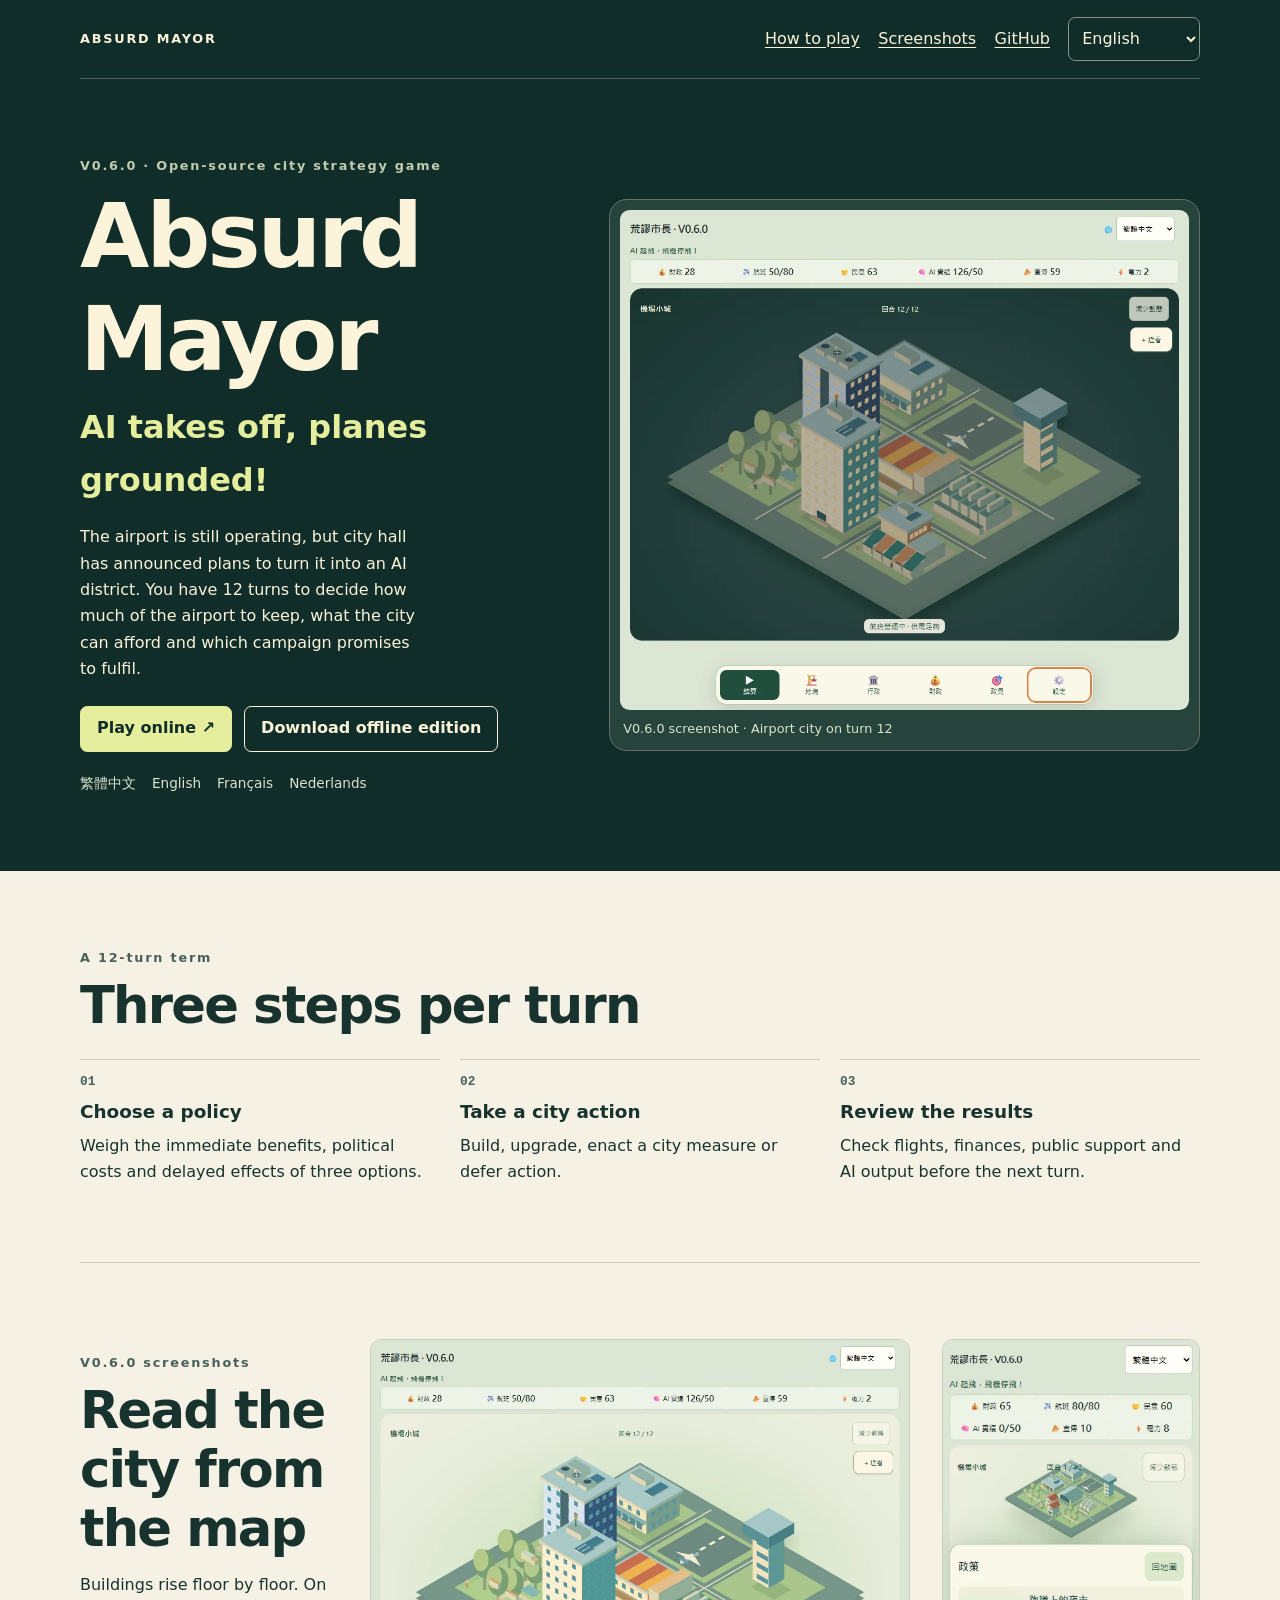
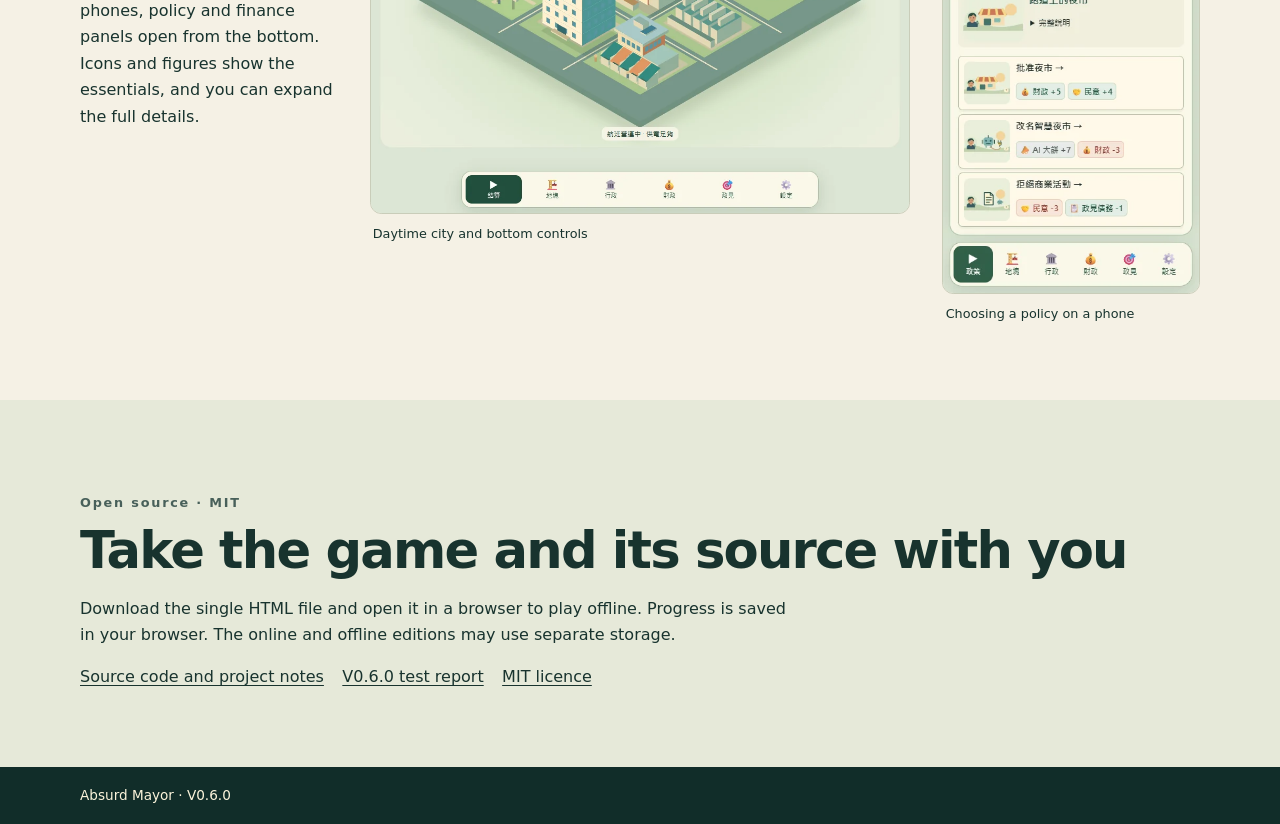
<file: site/index.html>
<!doctype html>
<html lang="en">
<head>
  <meta charset="utf-8">
  <meta name="viewport" content="width=device-width, initial-scale=1">
  <meta name="description" data-i18n="description" data-i18n-attr="content" content="An open-source, 12-turn city strategy game about a working airport, an AI district and campaign promises.">
  <meta name="theme-color" content="#112d29">
  <title data-i18n="pageTitle">Absurd Mayor | AI takes off, planes grounded!</title>
  <script src="language.js" defer></script>
  <style>
    :root { color-scheme: light; --ink:#18332e; --muted:#48605a; --paper:#f5f1e5; --dark:#112d29; --light:#fbf4db; --lime:#e4ee9d; --line:#c9cdb9; }
    * { box-sizing:border-box; }
    body { margin:0; background:var(--paper); color:var(--ink); font:1rem/1.65 system-ui,sans-serif; }
    a { color:inherit; text-underline-offset:.2em; }
    a:focus-visible, select:focus-visible { outline:3px solid #c75218; outline-offset:5px; }
    img { display:block; width:100%; height:auto; }
    h1,h2,p,figure,ol { margin:0; }
    h1,h2 { line-height:1.15; letter-spacing:-.035em; }
    h2 { font-size:clamp(1.85rem,4vw,3.2rem); }
    .wrap { width:min(1120px, calc(100% - 2.5rem)); margin-inline:auto; }
    .skip { position:absolute; z-index:1; top:.5rem; left:.5rem; transform:translateY(-150%); background:white; color:var(--ink); padding:.5rem 1rem; }
    .skip:focus { transform:none; }
    .mast { background:var(--dark); color:var(--light); }
    .bar { display:flex; justify-content:space-between; align-items:center; flex-wrap:wrap; gap:.7rem 1.4rem; padding-block:1.05rem; border-bottom:1px solid #50655b; }
    .brand,.eyebrow { font-size:.8rem; font-weight:750; letter-spacing:.14em; }
    .header-tools,.bar nav,.links { display:flex; flex-wrap:wrap; align-items:center; gap:.55rem 1.15rem; }
    .bar nav a { padding-block:.3rem; }
    .language { min-height:44px; max-width:100%; padding:.4rem .55rem; border:1px solid #83978a; border-radius:.45rem; background:var(--dark); color:var(--light); font:inherit; }
    .hero { display:grid; grid-template-columns:minmax(0,.88fr) minmax(0,1.12fr); gap:clamp(1.5rem,5vw,4rem); align-items:center; padding-block:clamp(2.4rem,6vw,5rem); }
    .hero h1 { font-size:clamp(3rem,7vw,6rem); margin:.55rem 0 .6rem; }
    .slogan { color:var(--lime); font-weight:800; font-size:clamp(1.28rem,2.8vw,2rem); }
    .intro { max-width:33ch; margin-top:1.1rem; }
    .hero .eyebrow { color:#c0ccaf; }
    .hero figure { padding:.65rem; background:#26443c; border:1px solid #607567; border-radius:1.1rem; }
    .hero img { border-radius:.6rem; }
    figcaption { padding:.55rem .2rem 0; font-size:.8rem; }
    .hero figcaption { color:#d9e4cf; }
    .actions { display:flex; flex-wrap:wrap; gap:.75rem; margin-top:1.45rem; }
    .button { display:inline-flex; align-items:center; min-height:46px; padding:.55rem 1rem; border-radius:.45rem; border:1px solid currentColor; text-decoration:none; font-weight:750; }
    .primary { background:var(--lime); color:var(--dark); border-color:var(--lime); }
    .button:hover { text-decoration:underline; }
    .facts { display:flex; flex-wrap:wrap; gap:.3rem 1rem; margin-top:1.25rem; color:#d9e4cf; font-size:.85rem; }
    .section { padding-block:clamp(2.5rem,6vw,4.75rem); }
    .section .eyebrow { margin-bottom:.5rem; color:var(--muted); }
    .steps { display:grid; grid-template-columns:repeat(3,minmax(0,1fr)); gap:1.25rem; margin-top:1.5rem; padding:0; list-style:none; }
    .steps li { border-top:1px solid var(--line); padding-top:.85rem; }
    .step-number { display:block; color:var(--muted); font:700 .8rem/1.4 ui-monospace,monospace; }
    .steps strong { display:block; font-size:1.15rem; margin:.35rem 0; }
    .screens { display:grid; grid-template-columns:minmax(0,1fr) minmax(0,2.1fr) minmax(0,1fr); gap:clamp(1rem,3vw,2rem); align-items:start; border-top:1px solid var(--line); }
    .screens p { margin-top:.85rem; }
    .screens img { border:1px solid var(--line); border-radius:.7rem; }
    .project { background:#e6e9d9; }
    .project p { max-width:70ch; margin-top:1rem; }
    .project .links { margin-top:1rem; }
    footer { padding-block:1.1rem; background:var(--dark); color:var(--light); font-size:.85rem; }
    @media(max-width:780px) {
      .hero { grid-template-columns:1fr; }
      .screens { grid-template-columns:minmax(0,1.65fr) minmax(0,1fr); }
      .screens > div { grid-column:1/-1; }
    }
    @media(max-width:480px) {
      .wrap { width:calc(100% - 1.5rem); }
      .steps,.screens { grid-template-columns:1fr; }
      .screens figure:last-child { width:min(100%, 300px); }
    }
  </style>
</head>
<body>
  <a class="skip" href="#main" data-i18n="skip">Skip to main content</a>
  <header class="mast">
    <div class="bar wrap">
      <p class="brand" lang="en">ABSURD MAYOR</p>
      <div class="header-tools">
        <nav aria-label="Site navigation" data-i18n="navigation" data-i18n-attr="aria-label">
          <a href="#play" data-i18n="navPlay">How to play</a>
          <a href="#screens" data-i18n="navScreens">Screenshots</a>
          <a href="https://github.com/vrkatbekao-creator/absurd-mayor-ai-airport">GitHub</a>
        </nav>
        <select id="site-language" class="language" aria-label="Page language" data-i18n="language" data-i18n-attr="aria-label" hidden>
          <option value="zh" lang="zh-Hant">繁體中文</option>
          <option value="en" lang="en">English</option>
          <option value="fr" lang="fr">Français</option>
          <option value="nl" lang="nl">Nederlands</option>
        </select>
      </div>
    </div>
  </header>
  <main id="main" tabindex="-1">
    <div class="mast">
      <section class="hero wrap" aria-labelledby="title">
        <div>
          <p class="eyebrow" data-i18n="edition">V0.6.0 · Open-source city strategy game</p>
          <h1 id="title" data-i18n="title">Absurd Mayor</h1>
          <p class="slogan" data-i18n="slogan">AI takes off, planes grounded!</p>
          <p class="intro" data-i18n="intro">The airport is still operating, but city hall has announced plans to turn it into an AI district. You have 12 turns to decide how much of the airport to keep, what the city can afford and which campaign promises to fulfil.</p>
          <div class="actions">
            <a class="button primary" href="play.html"><span data-i18n="playOnline">Play online</span><span aria-hidden="true">&nbsp;↗</span></a>
            <a class="button" href="play.html" download="荒謬市長_v0.6.0.html" data-i18n="download">Download offline edition</a>
          </div>
          <p class="facts"><span lang="zh-Hant">繁體中文</span><span lang="en">English</span><span lang="fr">Français</span><span lang="nl">Nederlands</span></p>
        </div>
        <figure>
          <img src="media/city-night.webp" width="1024" height="900" data-i18n="nightAlt" data-i18n-attr="alt" alt="Buildings of different heights stand beside the runway at night, with city controls along the bottom.">
          <figcaption data-i18n="nightCaption">V0.6.0 screenshot · Airport city on turn 12</figcaption>
        </figure>
      </section>
    </div>
  <section class="section wrap" id="play" aria-labelledby="play-title">
    <p class="eyebrow" data-i18n="term">A 12-turn term</p>
    <h2 id="play-title" data-i18n="turnTitle">Three steps per turn</h2>
    <ol class="steps">
      <li><span class="step-number" aria-hidden="true">01</span><strong data-i18n="step1Title">Choose a policy</strong><p data-i18n="step1">Weigh the immediate benefits, political costs and delayed effects of three options.</p></li>
      <li><span class="step-number" aria-hidden="true">02</span><strong data-i18n="step2Title">Take a city action</strong><p data-i18n="step2">Build, upgrade, enact a city measure or defer action.</p></li>
      <li><span class="step-number" aria-hidden="true">03</span><strong data-i18n="step3Title">Review the results</strong><p data-i18n="step3">Check flights, finances, public support and AI output before the next turn.</p></li>
    </ol>
  </section>
  <section class="section screens wrap" id="screens" aria-labelledby="screens-title">
    <div>
      <p class="eyebrow" data-i18n="screensEdition">V0.6.0 screenshots</p>
      <h2 id="screens-title" data-i18n="screensTitle">Read the city from the map</h2>
      <p data-i18n="screensText">Buildings rise floor by floor. On phones, policy and finance panels open from the bottom. Icons and figures show the essentials, and you can expand the full details.</p>
    </div>
    <figure>
      <img src="media/city-day.webp" width="1024" height="900" loading="lazy" data-i18n="dayAlt" data-i18n-attr="alt" alt="Daytime isometric city map showing a runway, towers, the AI district and green space.">
      <figcaption data-i18n="dayCaption">Daytime city and bottom controls</figcaption>
    </figure>
    <figure>
      <img src="media/mobile-decision.webp" width="390" height="844" loading="lazy" data-i18n="mobileAlt" data-i18n-attr="alt" alt="Phone screen showing a runway night-market proposal and three illustrated choices with their effects.">
      <figcaption data-i18n="mobileCaption">Choosing a policy on a phone</figcaption>
    </figure>
  </section>
  <section class="section project" aria-labelledby="project-title">
    <div class="wrap">
      <p class="eyebrow" data-i18n="licenseTag">Open source · MIT</p>
      <h2 id="project-title" data-i18n="projectTitle">Take the game and its source with you</h2>
      <p data-i18n="projectText">Download the single HTML file and open it in a browser to play offline. Progress is saved in your browser. The online and offline editions may use separate storage.</p>
      <div class="links">
        <a href="https://github.com/vrkatbekao-creator/absurd-mayor-ai-airport" data-i18n="source">Source code and project notes</a>
        <a href="https://github.com/vrkatbekao-creator/absurd-mayor-ai-airport/blob/main/QA_REPORT_v0.6.0-S4.md" data-i18n="qa">V0.6.0 test report</a>
        <a href="LICENSE.txt" data-i18n="license">MIT licence</a>
      </div>
    </div>
  </section>
  </main>
  <footer><div class="wrap" data-i18n="footer">Absurd Mayor · V0.6.0</div></footer>
</body>
</html>
</file>
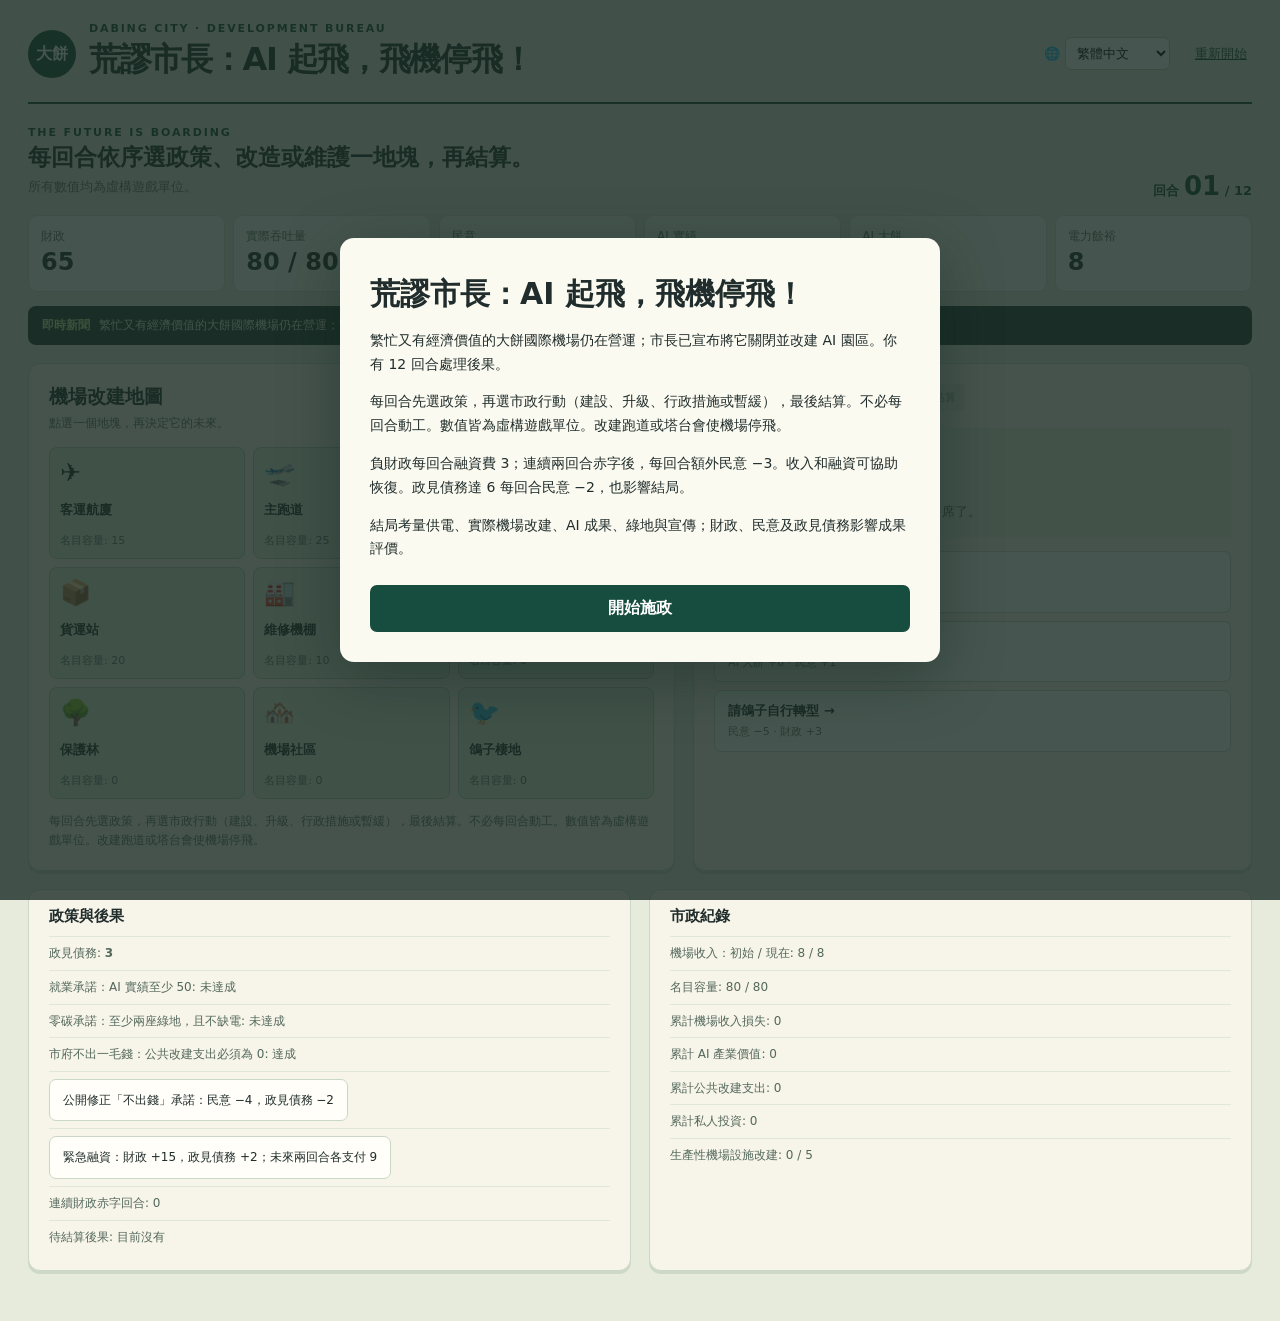
<file: 荒謬市長_v0.2.html>
<!DOCTYPE html>
<html lang="zh-Hant"><head><meta charset="utf-8"><meta name="viewport" content="width=device-width, initial-scale=1"><title>荒謬市長：AI 起飛，飛機停飛！</title><style>
:root{--ink:#202d2c;--muted:#61716a;--paper:#f7f4e9;--line:#d5ddce;--green:#174d3e;--lime:#d4e78c;--orange:#ed9d63;--red:#af4e3c}*{box-sizing:border-box}body{margin:0;background:#e6ebdc;color:var(--ink);font-family:system-ui,-apple-system,'Microsoft JhengHei',sans-serif}button{font:inherit;cursor:pointer}button:focus-visible{outline:3px solid #e18143;outline-offset:2px}.shell{max-width:1440px;margin:auto;padding:22px 28px 50px}.top{display:flex;justify-content:space-between;align-items:center;gap:20px;border-bottom:2px solid var(--green);padding-bottom:17px}.brand{display:flex;gap:13px;align-items:center}.seal{display:grid;place-items:center;width:48px;height:48px;flex:0 0 48px;line-height:1;font-size:16px;letter-spacing:-.02em;text-align:center;background:var(--green);color:#fff;border-radius:50%;font-weight:900}.eyebrow{font-size:11px;letter-spacing:.17em;font-weight:800;color:var(--green)}h1{font-size:clamp(22px,2.5vw,32px);letter-spacing:-.04em;margin:3px 0}h1 span{color:#7b9381;font-weight:500}.topright{text-align:right;font-size:13px;color:var(--muted)}.reset{border:0;background:none;color:var(--green);text-decoration:underline;padding:5px}.hero{display:flex;align-items:end;justify-content:space-between;gap:20px;padding:22px 0 14px}.hero h2{font-size:23px;margin:3px 0}.hero p{margin:5px 0;color:var(--muted);font-size:13px}.round{font-size:13px;font-weight:800;color:var(--green);white-space:nowrap}.round b{font-size:26px}.stats{display:grid;grid-template-columns:repeat(6,1fr);gap:8px}.stat{background:#f9fbf2;border:1px solid #d3ddcc;border-radius:9px;padding:12px}.stat small{font-size:12px;color:var(--muted);display:block}.stat strong{font-size:24px;display:block;margin:3px 0}.stat em{font-size:11px;font-style:normal;color:#78867a}.layout{display:grid;grid-template-columns:1.1fr .95fr;gap:18px;margin-top:18px}.panel{background:var(--paper);border:1px solid #ccd8c7;border-radius:12px;padding:20px;box-shadow:0 3px 0 #ced8c8}.panelhead{display:flex;justify-content:space-between;gap:10px;align-items:start}.panel h3{font-size:19px;margin:0}.panel p.sub{font-size:12px;color:var(--muted);margin:5px 0 15px}.badge{background:#dce9cb;color:#285440;border-radius:99px;font-size:11px;padding:5px 9px;font-weight:800;white-space:nowrap}.map{display:grid;grid-template-columns:repeat(3,1fr);gap:8px}.tile{min-height:112px;text-align:left;border:1px solid #b8cab5;border-radius:8px;background:#dfead6;padding:10px;color:var(--ink);display:flex;flex-direction:column;justify-content:space-between}.tile:hover,.tile.selected{border:2px solid var(--green);padding:9px;background:#d1e6c3}.tile .icon{font-size:25px}.tile strong{font-size:13px}.tile small{font-size:11px;color:#5e7266}.tile.built{background:#e3e8d4}.hint{margin:13px 0 0;font-size:12px;line-height:1.6;color:var(--muted)}.phase{display:flex;gap:6px;margin-bottom:17px}.phase span{font-size:11px;background:#e5eadf;color:#8a988c;padding:6px 9px;border-radius:4px}.phase .active{background:var(--green);color:white}.event{background:#e8efdd;border-left:4px solid #759e69;padding:16px;border-radius:3px}.event .tag{font-size:11px;letter-spacing:.12em;font-weight:bold;color:#55775a}.event h4{font-size:19px;margin:8px 0}.event p{font-size:13px;line-height:1.65;margin:0;color:#52675b}.choices{display:grid;gap:8px;margin-top:13px}.choice{background:#fffef8;border:1px solid #cad7c7;border-radius:7px;text-align:left;padding:11px 13px;color:var(--ink)}.choice:hover:not(:disabled){border-color:var(--green);background:#f0f6e7}.choice b,.choice small{display:block}.choice b{font-size:13px}.choice small{font-size:11px;color:#66796c;margin-top:4px;line-height:1.4}.choice:disabled{opacity:.45;cursor:not-allowed}.primary{border:0;background:var(--green);color:white;border-radius:7px;padding:13px 18px;font-weight:800;width:100%;margin-top:14px}.primary:hover:not(:disabled){background:#276853}.primary:disabled{opacity:.4;cursor:not-allowed}.lower{display:grid;grid-template-columns:1fr 1fr;gap:18px;margin-top:18px}.lower .panel{padding:17px 20px}.lower h3{font-size:15px}.list{padding:0;list-style:none;margin:10px 0 0}.list li{font-size:12px;color:#53685c;line-height:1.55;border-top:1px solid #e0e6da;padding:7px 0}.news{background:#243d36;color:#e9f1d9;border-radius:8px;margin-top:14px;padding:11px 14px;font-size:12px}.news b{color:#c8e891;margin-right:9px}.overlay{position:fixed;inset:0;background:#182b25cc;display:grid;place-items:center;padding:20px;z-index:2}.modal{max-width:600px;max-height:90vh;overflow:auto;background:#fbfaf0;border-radius:14px;padding:30px;box-shadow:0 15px 60px #10221b66}.modal h2{font-size:30px;margin:6px 0 12px}.modal p,.modal li{font-size:14px;line-height:1.7}.modal ul{padding-left:20px}.modal .primary{margin-top:10px}.result{background:#e7efdc;border-radius:8px;padding:15px;margin:15px 0}.result p{margin:3px 0}.muted{color:var(--muted)}@media(max-width:850px){.shell{padding:15px}.stats{grid-template-columns:repeat(3,1fr)}.layout{grid-template-columns:1fr}.lower{grid-template-columns:1fr}.tile{min-height:100px}.topright{display:none}}@media(max-width:480px){.stats{grid-template-columns:repeat(2,1fr)}.hero{align-items:start}.tile{min-height:90px}.tile .icon{font-size:20px}.panel{padding:15px}}

*{min-width:0}html,body{max-width:100%;overflow-x:hidden}.top{flex-wrap:wrap}.brand{min-width:0;flex:1 1 300px}.brand h1{overflow-wrap:anywhere}.lang{display:inline-flex;align-items:center;gap:5px;font-size:13px}.lang select{max-width:145px;padding:7px;border:1px solid #b8cab5;border-radius:6px;background:#fffef8}.topright{display:block}.stat small,.stat em,.choice,.tile,.modal,.news,.hint,.list li{overflow-wrap:anywhere;word-break:normal}.choice b,.choice small{white-space:normal}.layout,.lower{min-width:0}.map{min-width:0}.tile{width:100%}.modal{width:min(100%,600px);overflow-wrap:anywhere}.municipal-head{font-size:15px;margin:15px 0 7px;color:var(--green)}.tile-name-short{display:none}@media(max-width:1100px){.tile-name-full{display:none}.tile-name-short{display:inline}.tile strong{overflow-wrap:normal;word-break:normal;hyphens:auto}}@media(min-width:851px) and (max-width:1100px){.layout>.panel:first-child{display:flex;flex-direction:column}.layout>.panel:first-child .map{flex:1;grid-template-rows:repeat(3,minmax(125px,1fr))}}@media(max-width:600px){.choice b{font-size:15px;line-height:1.4}.choice small{font-size:13px;line-height:1.55}.event p{font-size:14px}.hint,.panel p.sub{font-size:13px}.tile strong{font-size:13px;line-height:1.3}.tile small{font-size:12px;line-height:1.3}.tile{min-height:102px}.map{gap:7px}}@media(max-width:480px){.shell{padding:12px}.top{gap:8px}.brand{flex-basis:100%}.hero{flex-wrap:wrap;align-items:flex-start}.hero>div:first-child{flex:1 1 100%;width:100%;min-width:0}.hero .round{max-width:100%;white-space:normal;flex:0 1 auto}.layout,.lower{grid-template-columns:minmax(0,1fr)}.stats{grid-template-columns:repeat(2,minmax(0,1fr))}.map{grid-template-columns:repeat(3,minmax(0,1fr))}.tile{padding:6px}.tile.selected,.tile:hover{padding:5px}.modal{padding:20px}}
</style></head><body><main class="shell"><header class="top"><div class="brand"><div class="seal">大餅<br>市府</div><div><div class="eyebrow">DABING CITY · DEVELOPMENT BUREAU</div><h1>荒謬市長 <span>／ AI 起飛，飛機停飛！</span></h1></div></div><div class="topright">大餅國際機場改建計畫<br><button class="reset" id="reset">重新開始</button></div></header><section class="hero"><div><div class="eyebrow">THE FUTURE IS BOARDING</div><h2>歡迎登上未來航班。</h2><p>一座繁忙的機場，一個已經宣布的決定，還有十二回合可以解釋。</p></div><div class="round">任期進度 <b id="round">01</b> / 12</div></section><section class="stats" id="stats" aria-label="城市指標"></section><div class="news"><b>即時新聞 / NEWS</b><span id="news"></span></div><div class="layout"><section class="panel"><div class="panelhead"><div><h3>機場改建地圖</h3><p class="sub">點選一個地塊，再決定它的未來。</p></div><span class="badge">3 × 3 開發區</span></div><div class="map" id="map"></div><p class="hint" id="maphint"></p></section><section class="panel"><div class="phase" id="phases"></div><div id="action"></div></section></div><div class="lower"><section class="panel"><h3>📋 政見與未爆彈</h3><ul class="list" id="promises"></ul></section><section class="panel"><h3>🗞 市政紀錄</h3><ul class="list" id="log"></ul></section></div></main><div id="modal"></div>
<script>
'use strict';
const KEY='absurd-mayor-v1';
const initialTiles=[['✈️','客運航廈',15],['🛫','主跑道',25],['🗼','航空塔台',10],['📦','貨運站',20],['🏭','維修機棚',10],['⚡','舊變電站',0],['🌳','保護林',0],['🏘️','機場社區',0],['🐦','鴿子棲地',0]];
// Income and throughput are deliberately tied to remaining airport tiles.
const builds={lab:{icon:'🧪',name:'AI 孵化中心',cost:18,power:2,ai:4,hype:3,desc:'花費 18；每回合實績 +4、用電 +2'},data:{icon:'🖥️',name:'資料中心',cost:22,power:4,ai:6,hype:4,desc:'花費 22；每回合實績 +6、用電 +4'},show:{icon:'🎪',name:'AI 展示館',cost:10,power:1,ai:0,hype:12,desc:'花費 10；大餅 +12、每回合用電 +1'},power:{icon:'⚡',name:'電力設施',cost:14,power:-5,ai:0,hype:1,desc:'花費 14；供電 +5，民意 −3'},park:{icon:'🌿',name:'綠地保護區',cost:6,power:0,ai:0,hype:1,desc:'花費 6；民意 +5，鳥類得以棲息'},market:{icon:'🏪',name:'轉型商業區',cost:12,power:1,ai:1,hype:2,desc:'花費 12；每回合財政 +3、實績 +1、用電 +1'}};
const cards=[
 ['航空公司拒絕撤離','「載客率九成，為什麼要關閉？」航空公司希望合約至少得到尊重。',[['強制清場','民意 −8；兩回合後賠償 12', {pop:-8},[2,{money:-12},'航空公司勝訴：市府支付賠償 12']],['補償並分階段遷離','財政 −10，民意 +3',{money:-10,pop:3}],['宣布完成歷史使命','大餅 +8，政見債務 +2',{hype:8,debt:2}]]],
 ['AI 巨頭的投資計畫','企業承諾投資 500 億，但希望土地、電力和稅都由市府贊助。',[['簽下免費電力協議','財政 +12、大餅 +12；三回合後財政 −18',{money:12,hype:12,debt:1},[3,{money:-18},'免費電力帳單送達：財政 −18']],['要求共同投資','財政 −5、實績 +6',{money:-5,ai:6}],['先舉辦簽約儀式','大餅 +10、債務 +2',{hype:10,debt:2}]]],
 ['物流業的最後一班貨機','出口商要求清楚的替代方案；一份 AI 預測報告無法載貨。',[['設轉運補助','財政 −8，民意 +4',{money:-8,pop:4}],['用 AI 預測貨運需求','大餅 +8；兩回合後財政 −10',{hype:8},[2,{money:-10},'物流外移，稅收減少：財政 −10']],['公開承認轉型成本','民意 −2，政見債務 −2',{pop:-2,debt:-2}]]],
 ['零碳開幕倒數','顧問說，將燃氣發電塗成綠色可以節省很多時間。',[['投資節能','財政 −8，實績 +4',{money:-8,ai:4}],['採購綠色油漆','大餅 +9、債務 +2',{hype:9,debt:2}],['修正零碳時程','民意 −3、債務 −2',{pop:-3,debt:-2}]]],
 ['一萬個 AI 工作','記者追問：那一萬個高薪工作到底在哪裡？發言人先更正了數字。',[['補助人才培訓','財政 −8，實績 +5',{money:-8,ai:5}],['把參觀人次算成工作','大餅 +10、債務 +2',{hype:10,debt:2}],['公布可稽核目標','民意 −2、債務 −2',{pop:-2,debt:-2}]]],
 ['跑道上的夜市','居民建議在跑道舉辦夜市，攤商要求每個攤位配一個 AI 顧問。',[['批准夜市','財政 +5，民意 +4',{money:5,pop:4}],['改名智慧夜市','大餅 +7，財政 −3',{hype:7,money:-3}],['拒絕商業活動','民意 −3，債務 −1',{pop:-3,debt:-1}]]],
 ['中央補助的附帶條件','中央提供一筆開幕補助，附帶一個用很小字寫的期限。',[['收下補助','財政 +14；兩回合後民意 −6',{money:14},[2,{pop:-6},'中央驗收未過：民意 −6']],['申請務實方案','財政 +5，債務 −1',{money:5,debt:-1}],['召開感謝記者會','大餅 +7',{hype:7}]]],
 ['機場員工的未來','三千名員工希望知道，轉型計畫裡是否有他們的位置。',[['提供轉職培訓','財政 −7，民意 +5，實績 +2',{money:-7,pop:5,ai:2}],['發放 AI 貼紙','大餅 +6，民意 −3',{hype:6,pop:-3}],['延後協商','財政 +3；兩回合後民意 −7',{money:3},[2,{pop:-7},'員工集體抗議：民意 −7']]]],
 ['AI 顧問交付報告','報告封面很精美，內文只有「建議採用 AI」。',[['退貨並公開報告','財政 +3，民意 +3，債務 −1',{money:3,pop:3,debt:-1}],['追加顧問費','財政 −6，大餅 +8',{money:-6,hype:8}],['用報告訓練報告','實績 +2，大餅 +3',{ai:2,hype:3}]]],
 ['鴿子保護協會','鴿子在公聽會上沒有發言，但牠們出席了。',[['保護棲地','財政 −4，民意 +5',{money:-4,pop:5}],['任命鴿子為吉祥物','大餅 +6，民意 +1',{hype:6,pop:1}],['請鴿子自行轉型','民意 −5，財政 +3',{pop:-5,money:3}]]],
 ['投資人的簡報','投資人要求看實際成果，公關部門準備了 480 張投影片。',[['展示真實進度','實績 +4、債務 −1',{ai:4,debt:-1}],['增加轉場動畫','財政 −3，大餅 +10',{money:-3,hype:10}],['先提供午餐','財政 −5，民意 +3',{money:-5,pop:3}]]],
 ['電價聽證會','資料中心想要便宜的電；居民想要家裡的電。',[['補貼電費','財政 −7，民意 +2',{money:-7,pop:2}],['簽長期優惠','大餅 +7；三回合後財政 −12',{hype:7,debt:1},[3,{money:-12},'優惠電價差額到期：財政 −12']],['取消優惠','民意 +2，大餅 −4',{pop:2,hype:-4}]]],
 ['國際論壇邀請','主辦方邀請市長分享「如何打造世界第一」，並請市府支付演講費。',[['派研究團隊分享','財政 −5，實績 +4',{money:-5,ai:4}],['市長親自宣布第一','財政 −4，大餅 +9、債務 +1',{money:-4,hype:9,debt:1}],['遠端出席','民意 +2，財政 +2',{pop:2,money:2}]]],
 ['招商廣告上線','廣告中的園區有飛車、太空港和一座目前不存在的山。',[['標註示意畫面','大餅 +3、債務 −1',{hype:3,debt:-1}],['再買黃金時段','財政 −5，大餅 +11',{money:-5,hype:11,debt:1}],['改拍現場紀錄','民意 +3，實績 +2',{pop:3,ai:2}]]],
 ['市議會要求預算說明','議員問「政府一毛錢都不用出」是指哪一個政府。',[['公開財務報告','民意 +3，債務 −2',{pop:3,debt:-2}],['成立說明委員會','財政 −4，大餅 +5',{money:-4,hype:5}],['回答：未來會證明','大餅 +6、債務 +2',{hype:6,debt:2}]]]
];
function fresh(){return {turn:1,phase:'policy',money:65,pop:60,ai:0,hype:10,debt:3,tiles:initialTiles.map(([icon,name,traffic])=>({icon,name,traffic,type:'original'})),queue:[],order:shuffle([...cards.keys()]),selected:null,news:'《大餅日報》：市長宣布關閉繁忙機場，打造世界級 AI 園區。',log:['市長已宣布關閉機場；過渡期間設施仍能營運。'],last:'',finished:false}};
function shuffle(a){for(let i=a.length-1;i>0;i--){const j=Math.floor(Math.random()*(i+1));[a[i],a[j]]=[a[j],a[i]]}return a}
let s=fresh();
const $=id=>document.getElementById(id);function save(){}function clamp(){s.pop=Math.max(0,Math.min(100,s.pop));s.debt=Math.max(0,s.debt);s.hype=Math.max(0,s.hype);s.ai=Math.max(0,s.ai)}
function change(o){for(const [k,v] of Object.entries(o))s[k]+=v;clamp()}function addlog(t){s.log.unshift('第 '+s.turn+' 回合｜'+t);s.log=s.log.slice(0,8)}
function totals(){let traffic=s.tiles.reduce((n,t)=>n+t.traffic,0), supply=5, demand=0, ai=0, income=0;for(const t of s.tiles){if(t.type==='power')supply+=5;if(t.type==='original'&&t.name==='舊變電站')supply+=3;if(builds[t.type]){let b=builds[t.type];demand+=Math.max(0,b.power);ai+=b.ai;if(t.type==='market')income+=3}}return {traffic,supply,demand,ai,income,airportIncome:Math.floor(traffic/10)}}
function render(){clamp();let t=totals();$('round').textContent=String(Math.min(s.turn,12)).padStart(2,'0');$('news').textContent=s.news;let vals=[['財政',s.money,'每回合機場收入 +'+t.airportIncome+'；初始 +8'],['機場吞吐量',t.traffic,'原始 80；拆除即永久損失'],['民意',s.pop,'0–100；過低將影響結局'],['AI 實績',s.ai,'目前每回合潛在 +'+t.ai],['AI 大餅',s.hype,'宣傳不等於真正成果'],['電力餘裕',t.supply-t.demand,'供電 '+t.supply+' / 需求 '+t.demand]];$('stats').innerHTML=vals.map(([a,b,c])=>`<div class="stat"><small>${a}</small><strong>${b}</strong><em>${c}</em></div>`).join('');$('map').innerHTML=s.tiles.map((x,i)=>`<button class="tile ${x.type!=='original'?'built':''} ${s.selected===i?'selected':''}" data-tile="${i}" aria-pressed="${s.selected===i}"><span class="icon">${x.icon}</span><strong>${x.name}</strong><small>${x.traffic?'吞吐量 '+x.traffic:x.type==='original'?'原有設施':'已改造'}</small></button>`).join('');$('maphint').textContent=s.phase==='build'?'請選擇任一地塊。也可維護原設施，以履行每回合的地塊行動。':'機場仍在過渡營運；每損失 10 吞吐量，長期每回合收入減少 1。';$('phases').innerHTML=['政策決策','地塊改造','回合結算'].map((x,i)=>`<span class="${['policy','build','settle'][i]===s.phase?'active':''}">0${i+1} ${x}</span>`).join('');
let card=cards[s.order[(s.turn-1)%cards.length]];if(s.phase==='policy'){$('action').innerHTML=`<div class="event"><div class="tag">今日政策事件 / POLICY ${String(s.turn).padStart(2,'0')}</div><h4>${card[0]}</h4><p>${card[1]}</p></div><div class="choices">${card[2].map((c,i)=>`<button class="choice" data-policy="${i}"><b>${c[0]} →</b><small>${c[1]}</small></button>`).join('')}</div>`}else if(s.phase==='build'){let tile=s.selected===null?null:s.tiles[s.selected];$('action').innerHTML=`<div class="event"><div class="tag">園區建設 / DEVELOPMENT</div><h4>${tile?'改造「'+tile.name+'」':'選擇一個地塊'}</h4><p>${tile?'拆除會失去此格原有的吞吐量。建築可被替換，但不退還成本。':'請先點選左側地圖。保留與維護也是一種地塊行動。'}</p></div>${tile?`<div class="choices"><button class="choice" data-build="maintain"><b>維護現有設施 →</b><small>花費 2；保留地塊與目前的產出</small></button>${Object.entries(builds).map(([k,b])=>`<button class="choice" data-build="${k}"><b>${b.icon} ${b.name} →</b><small>${b.desc}${tile.traffic?'；失去吞吐量 '+tile.traffic:''}</small></button>`).join('')}</div>`:''}`}else{$('action').innerHTML=`<div class="event"><div class="tag">回合結算 / SETTLEMENT</div><h4>準備好面對數字了嗎？</h4><p>本回合預計機場收入 +${t.airportIncome}、商業收入 +${t.income}、基本支出 −4。${t.demand>t.supply?'電力不足，AI 建築產出減半且民意 −3。':'供電足夠，AI 建築正常運作。'}</p></div><button class="primary" id="settle">結算第 ${s.turn} 回合 →</button>`}
$('promises').innerHTML=[`<b>政見債務 ${s.debt}</b>：每回合 ≥ 6 時民意 −2；結局將檢驗承諾。`,`高薪工作：AI 實績達 50 ${s.ai>=50?'✓':'（目前 '+s.ai+'）'}`,`零碳園區：至少 2 座綠地，且電力不短缺 ${s.tiles.filter(x=>x.type==='park').length>=2&&t.demand<=t.supply?'✓':''}`,`市府不出錢：結局時財政至少 65 ${s.money>=65?'（目前達標）':'（目前未達標）'}`,...(s.queue.length?s.queue.map(q=>`第 ${q.due} 回合結算：${q.text}`):['目前沒有已知的延遲後果。'])].map(x=>'<li>'+x+'</li>').join('');$('log').innerHTML=s.log.map(x=>'<li>'+x+'</li>').join('');save();if(s.finished)ending()}
function policy(i){if(s.phase!=='policy')return;let c=cards[s.order[s.turn-1]][2][i];change(c[2]);if(c[3])s.queue.push({due:s.turn+c[3][0],effect:c[3][1],text:c[3][2]});s.news='《市民之聲》：'+c[0]+'；市府表示一切都在計畫之中。';addlog('政策：'+c[0]+'。');s.phase='build';render()}
function build(k){if(s.phase!=='build'||s.selected===null)return;let tile=s.tiles[s.selected];if(k==='maintain'){s.money-=2;addlog('維護'+tile.name+'，財政 −2。')}else{let b=builds[k],lost=tile.traffic;s.money-=b.cost;s.hype+=b.hype;if(k==='power')s.pop-=3;if(k==='park')s.pop+=5;if(tile.type==='original'&&['保護林','機場社區','鴿子棲地'].includes(tile.name)&&k!=='park')s.pop-=3;s.tiles[s.selected]={icon:b.icon,name:b.name,traffic:0,type:k};addlog('在'+tile.name+'興建'+b.name+'，失去吞吐量 '+lost+'。')}s.phase='settle';s.selected=null;render()}
function settle(){if(s.phase!=='settle')return;let t=totals(),short=t.demand>t.supply,produced=short?Math.floor(t.ai/2):t.ai;change({money:t.airportIncome+t.income-4,ai:produced,pop:(short?-3:0)+(s.debt>=6?-2:0)});let due=s.queue.filter(q=>q.due===s.turn);for(let q of due){change(q.effect);addlog('延遲後果：'+q.text)}s.queue=s.queue.filter(q=>q.due>s.turn);s.last=`機場收入 +${t.airportIncome}、商業收入 +${t.income}、支出 −4；AI 實績 +${produced}${short?'（供電不足）':''}。`;addlog(s.last);if(s.turn===12){s.finished=true;s.phase='done'}else{s.turn++;s.phase='policy';s.news=short?'《科技觀察》：園區停電，官方稱這是「離線智慧」。':'《大餅日報》：轉型持續進行，機場的未來已經登機。'}render()}
function ending(){let t=totals(),parks=s.tiles.filter(x=>x.type==='park').length,kind,desc;if(t.demand>t.supply){kind='全球最大暖氣機';desc='資料中心排成一列，電表跑得比飛機還快。園區的主要產出是熱量。'}else if(s.ai>=50&&s.money>=0&&s.pop>=35){kind='AI 奇蹟・新矽谷';desc='園區終於交出了真實成果。舊機場的損失依然存在，但新產業確實站穩了腳步。'}else if(parks>=3){kind='鴿子共和國';desc='公聽會的常客終於獲勝。市府宣布這是全球第一座鳥類主導的智慧園區。'}else if(s.hype>=45&&s.hype>s.ai*1.3){kind='PPT 科技城';desc='園區的投影片產量世界第一。至於真正的企業，招商簡報說「即將進駐」。'}else{kind='全球第一座沒有飛機的航空城';desc='機場被改造，AI 成果仍不足以補上缺口。市府開始研究重建跑道的可能性。'}let met=[s.ai>=50,parks>=2&&t.demand<=t.supply,s.money>=65].filter(Boolean).length;$('modal').innerHTML=`<div class="overlay"><section class="modal" role="dialog" aria-modal="true" aria-labelledby="endtitle"><div class="eyebrow">任期結束 / FINAL REPORT</div><h2 id="endtitle">${kind}</h2><p>${desc}</p><div class="result"><p><b>任期成績</b>　財政 ${s.money}　民意 ${s.pop}　AI 實績 ${s.ai}　大餅 ${s.hype}</p><p>機場吞吐量 ${t.traffic} / 80，機場每回合收入 ${t.airportIncome} / 8。</p><p>競選承諾達成 ${met} / 3；政見債務 ${s.debt}。${s.queue.length?'尚有 '+s.queue.length+' 件延遲後果留給下一任。':''}</p></div><p class="muted">結局依序檢查供電、AI 成果、綠地與宣傳；其餘情況為航空城結局。</p><button class="primary" id="restartEnd">再當一次市長 →</button></section></div>`}
function intro(){$('modal').innerHTML=`<div class="overlay"><section class="modal" role="dialog" aria-modal="true" aria-labelledby="introtitle"><div class="eyebrow">大餅市政府 · 新任市長簡報</div><h2 id="introtitle">飛機還在飛，<br>市長已經宣布關閉。</h2><p>大餅國際機場原本繁忙而且賺錢。市長參加科技論壇後，決定將它改建為全球第一的 AI 園區。政策已經宣布；你有 12 回合處理後果。</p><ul><li>每回合先選一張政策選項，再選地塊建設或維護，最後結算。</li><li>機場設施在過渡期仍帶來收入；改建會永久損失吞吐量與未來收入。</li><li>電力不足會使 AI 每回合產出減半；高政見債務會侵蝕民意。</li><li>財政可以為負，遊戲固定進行 12 回合。畫面會在此瀏覽器自動存檔。</li></ul><button class="primary" id="start">開始施政 →</button></section></div>`}
document.addEventListener('click',e=>{let b=e.target.closest('button');if(!b)return;if(b.dataset.tile!==undefined&&s.phase==='build'){s.selected=Number(b.dataset.tile);render()}if(b.dataset.policy!==undefined)policy(Number(b.dataset.policy));if(b.dataset.build)build(b.dataset.build);if(b.id==='settle')settle();if(b.id==='start')$('modal').innerHTML='';if(b.id==='restartEnd'){s=fresh();$('modal').innerHTML='';render();intro()}if(b.id==='reset'&&confirm(({zh:'確定重新開始？目前進度將被清除。',en:'Restart? Your current progress will be cleared.',fr:'Recommencer ? Votre progression actuelle sera effacée.',nl:'Opnieuw beginnen? Je huidige voortgang wordt gewist.'})[locale])){s=fresh();$('modal').innerHTML='';render();intro()}});/* Legacy v0.1 startup disabled in v0.2; v0.2 owns rendering and resume dialogs. */
</script><script>
// Interface translations are presentation-only; the game state and saved games stay language-neutral.
const languages={zh:'繁體中文',en:'English',fr:'Français',nl:'Nederlands'};
const dictionaries={en:{},fr:{},nl:{}};
function tr(source,en,fr,nl){dictionaries.en[source]=en;dictionaries.fr[source]=fr;dictionaries.nl[source]=nl}
const eventTranslations=[
[['Airlines refuse to leave','Airlines demand respect for their contracts.','Force them out','Compensate and phase out','Declare their mission complete'],['Les compagnies refusent de partir','Elles demandent le respect de leurs contrats.','Expulser de force','Indemniser et partir progressivement','Déclarer leur mission accomplie'],['Luchtvaartmaatschappijen weigeren te vertrekken','Ze eisen respect voor hun contracten.','Gedwongen ontruimen','Compenseren en gefaseerd vertrekken','Hun missie voltooid verklaren']],
[['An AI giant’s investment','The company wants free land, power and taxes.','Sign the free-power deal','Demand joint investment','Hold a signing ceremony'],['Le projet d’un géant de l’IA','L’entreprise veut terrain, électricité et impôts gratuits.','Signer pour l’électricité gratuite','Exiger un investissement partagé','Organiser une cérémonie'],['Investeringsplan van een AI-reus','Het bedrijf wil gratis grond, stroom en belastingvrijstelling.','Gratis stroom toezeggen','Gezamenlijke investering eisen','Een ondertekening vieren']],
[['The last cargo flight','Exporters need a real alternative; an AI forecast cannot carry cargo.','Fund a transfer subsidy','Predict demand with AI','Admit the transition costs'],['Le dernier vol cargo','Les exportateurs ont besoin d’une vraie solution : une prévision ne transporte rien.','Subventionner le transfert','Prévoir la demande avec l’IA','Reconnaître les coûts'],['De laatste vrachtvlucht','Exporteurs hebben een alternatief nodig; een AI-prognose vervoert niets.','Overslag subsidiëren','Vraag voorspellen met AI','Transactiekosten erkennen']],
[['Countdown to net zero','An adviser suggests painting gas power green.','Invest in efficiency','Buy green paint','Revise the net-zero schedule'],['Compte à rebours zéro carbone','Un conseiller propose de peindre le gaz en vert.','Investir dans l’efficacité','Acheter de la peinture verte','Revoir le calendrier'],['Aftellen naar klimaatneutraal','Een adviseur wil gasstroom groen verven.','Investeren in efficiëntie','Groene verf kopen','Planning aanpassen']],
[['Ten thousand AI jobs','Reporters ask where the promised high-paid jobs are.','Fund training','Count visitors as jobs','Publish auditable targets'],['Dix mille emplois IA','Les journalistes cherchent les emplois bien payés promis.','Financer la formation','Compter les visiteurs comme emplois','Publier des objectifs vérifiables'],['Tienduizend AI-banen','Journalisten zoeken de beloofde goedbetaalde banen.','Opleiding subsidiëren','Bezoekers als banen tellen','Controleerbare doelen publiceren']],
[['A runway night market','Residents propose a night market with an AI adviser at every stall.','Approve the market','Call it a smart market','Reject commercial activity'],['Un marché nocturne sur la piste','Les habitants proposent un marché avec un conseiller IA par stand.','Approuver le marché','Le nommer marché intelligent','Refuser les activités'],['Nachtmarkt op de startbaan','Bewoners willen een markt met bij elke kraam een AI-adviseur.','Markt goedkeuren','Slimme markt noemen','Handel weigeren']],
[['The strings on central funding','A grant comes with a deadline written in very small print.','Accept the grant','Apply for a practical plan','Hold a thank-you press conference'],['Les conditions de la subvention','La subvention cache une échéance en tout petits caractères.','Accepter la subvention','Proposer un plan réaliste','Tenir une conférence de remerciement'],['Voorwaarden van de subsidie','De subsidie bevat een deadline in heel kleine letters.','Subsidie aannemen','Realistisch plan indienen','Bedankpersconferentie houden']],
[['Airport workers’ future','Three thousand workers ask whether the transition includes them.','Offer retraining','Hand out AI stickers','Postpone talks'],['L’avenir des employés','Trois mille employés demandent leur place dans la transition.','Proposer une reconversion','Distribuer des autocollants IA','Reporter les négociations'],['De toekomst van luchthavenpersoneel','Drieduizend werknemers vragen naar hun plek in de transitie.','Omscholing aanbieden','AI-stickers uitdelen','Overleg uitstellen']],
[['The AI consultant’s report','A beautiful cover surrounds the advice: “Use AI.”','Return and publish it','Pay an extra fee','Use it to train reports'],['Le rapport du consultant IA','Une belle couverture entoure le conseil : « Utilisez l’IA. »','Le rendre et le publier','Payer davantage','Entraîner des rapports'],['Het rapport van de AI-adviseur','Een fraaie kaft met het advies: “Gebruik AI.”','Terugsturen en publiceren','Extra vergoeding betalen','Rapporten ermee trainen']],
[['The pigeon protection society','The pigeons did not speak at the hearing, but they attended.','Protect the habitat','Make the pigeon a mascot','Ask pigeons to retrain'],['L’association de protection des pigeons','Les pigeons n’ont pas parlé à l’audience, mais ils étaient présents.','Protéger l’habitat','Nommer le pigeon mascotte','Demander aux pigeons de se reconvertir'],['De duivenbescherming','De duiven spraken niet tijdens de hoorzitting, maar waren aanwezig.','Leefgebied beschermen','Duif tot mascotte benoemen','Duiven laten omscholen']],
[['The investor presentation','Investors request results; PR has prepared 480 slides.','Show real progress','Add slide transitions','Offer lunch first'],['La présentation aux investisseurs','Les investisseurs veulent des résultats ; la communication a préparé 480 diapositives.','Montrer les vrais progrès','Ajouter des transitions','Offrir le déjeuner'],['De investeerderspresentatie','Investeerders willen resultaat; communicatie heeft 480 slides.','Echte voortgang tonen','Meer overgangen toevoegen','Eerst lunch aanbieden']],
[['Electricity price hearing','Data centres want cheap power; residents want power at home.','Subsidise electricity','Sign a long-term discount','Cancel the discount'],['Audience sur le prix de l’électricité','Les centres veulent du courant bon marché ; les habitants veulent du courant.','Subventionner le courant','Signer une remise à long terme','Annuler la remise'],['Hoorzitting over stroomprijzen','Datacenters willen goedkope stroom; bewoners willen stroom thuis.','Stroom subsidiëren','Langdurige korting tekenen','Korting schrappen']],
[['International forum invitation','The mayor is invited to explain being number one—at the city’s expense.','Send the research team','Declare the city number one','Attend remotely'],['Invitation à un forum international','Le maire est invité à expliquer sa première place, aux frais de la ville.','Envoyer les chercheurs','Déclarer la ville numéro un','Participer à distance'],['Uitnodiging voor internationaal forum','De burgemeester mag op stadskosten uitleggen hoe je nummer één wordt.','Onderzoekers sturen','Stad tot nummer één uitroepen','Online deelnemen']],
[['The investment advert','The advert shows flying cars, a spaceport and a nonexistent mountain.','Label it as an illustration','Buy prime-time airtime','Film the actual site'],['La publicité de recrutement','La publicité montre voitures volantes, spatioport et montagne imaginaire.','Préciser que c’est une illustration','Acheter une heure de grande écoute','Filmer le site réel'],['De investeringsreclame','De reclame toont vliegende auto’s, een ruimtehaven en een verzonnen berg.','Als illustratie aanduiden','Zendtijd op prime time kopen','De echte locatie filmen']],
[['Council demands a budget explanation','Councillors ask which government pays “not a penny”.','Publish the financial report','Create an explanation committee','Say the future will prove it'],['Le conseil exige des explications','Les élus demandent quel gouvernement ne paiera « pas un sou ».','Publier le rapport financier','Créer une commission','Dire que l’avenir le prouvera'],['Gemeenteraad eist begrotingsuitleg','Raadsleden vragen welke overheid “geen cent” betaalt.','Financieel verslag publiceren','Uitlegcommissie oprichten','Zeggen dat de toekomst het bewijst']]];
cards.forEach((c,i)=>{let e=eventTranslations[i];tr(c[0],e[0][0],e[1][0],e[2][0]);tr(c[1],e[0][1],e[1][1],e[2][1]);c[2].forEach((o,j)=>tr(o[0],e[0][j+2],e[1][j+2],e[2][j+2]))});
const rows=[
['荒謬市長','Absurd Mayor','Maire absurde','Absurd Burgemeester'],['AI 起飛，飛機停飛！','AI takes off, planes grounded!','L’IA décolle, les avions restent au sol !','AI stijgt op, vliegtuigen blijven aan de grond!'],['大餅','DABING','DABING','DABING'],['市府','CITY','VILLE','STAD'],['大餅國際機場改建計畫','Dabing International Airport redevelopment','Réaménagement de l’aéroport international de Dabing','Herontwikkeling van internationale luchthaven Dabing'],['重新開始','Restart','Recommencer','Opnieuw beginnen'],['歡迎登上未來航班。','Welcome aboard the future.','Bienvenue à bord du futur.','Welkom aan boord van de toekomst.'],['一座繁忙的機場，一個已經宣布的決定，還有十二回合可以解釋。','A busy airport, an announced decision, and twelve turns to explain it.','Un aéroport animé, une décision annoncée et douze tours pour l’expliquer.','Een drukke luchthaven, een aangekondigd besluit en twaalf rondes om het uit te leggen.'],['任期進度','Term','Mandat','Ambtstermijn'],['財政','Budget','Budget','Begroting'],['機場吞吐量','Airport traffic','Trafic aérien','Luchthavenverkeer'],['民意','Public support','Soutien public','Publieke steun'],['AI 實績','AI results','Résultats IA','AI-resultaat'],['AI 大餅','AI hype','Promesses IA','AI-hype'],['電力餘裕','Power surplus','Marge électrique','Stroomoverschot'],['每回合機場收入','Airport income per turn','Revenu aérien par tour','Luchthaveninkomsten per ronde'],['初始','initial','initial','aanvankelijk'],['原始 80；拆除即永久損失','Starts at 80; demolition is permanent','Initialement 80 ; démolition définitive','Begint op 80; sloop is permanent'],['0–100；過低將影響結局','0–100; low support affects the ending','0–100 ; un faible soutien affecte la fin','0–100; weinig steun beïnvloedt het einde'],['目前每回合潛在','Potential per turn','Potentiel par tour','Potentieel per ronde'],['宣傳不等於真正成果','Publicity is not results','La publicité n’est pas un résultat','Publiciteit is geen resultaat'],['供電','Supply','Production','Aanbod'],['需求','demand','demande','vraag'],['即時新聞 / NEWS','NEWS','ACTUALITÉS','NIEUWS'],['機場改建地圖','Airport redevelopment map','Plan de reconversion','Herontwikkelingskaart'],['點選一個地塊，再決定它的未來。','Select a plot and decide its future.','Choisissez une parcelle et décidez de son avenir.','Kies een perceel en bepaal de toekomst.'],['開發區','development area','zone de développement','ontwikkelingsgebied'],['政策決策','Policy','Politique','Beleid'],['地塊改造','Construction','Construction','Bouw'],['回合結算','Settlement','Bilan','Afrekening'],['今日政策事件','POLICY EVENT','ÉVÉNEMENT POLITIQUE','BELEIDSGEBEURTENIS'],['園區建設','CONSTRUCTION','CONSTRUCTION','BOUW'],['選擇一個地塊','Choose a plot','Choisissez une parcelle','Kies een perceel'],['改造「','Develop “','Aménager « ','Ontwikkel ‘'],['」','”',' »','’'],['拆除會失去此格原有的吞吐量。建築可被替換，但不退還成本。','Demolition removes this plot’s traffic. Replacing buildings does not refund their cost.','La démolition supprime le trafic de la parcelle. Aucun remboursement en cas de remplacement.','Sloop verwijdert het verkeer van dit perceel. Vervanging geeft geen geld terug.'],['請先點選左側地圖。保留與維護也是一種地塊行動。','Select a plot on the map. Maintenance also counts as a plot action.','Choisissez une parcelle. L’entretien compte aussi comme action.','Kies een perceel. Onderhoud telt ook als perceelactie.'],['維護現有設施','Maintain current facility','Entretenir l’installation','Huidige voorziening onderhouden'],['花費 2；保留地塊與目前的產出','Costs 2; retains the plot and its output','Coûte 2 ; conserve la parcelle et sa production','Kost 2; behoudt perceel en opbrengst'],['花費','Cost','Coût','Kosten'],['每回合','per turn','par tour','per ronde'],['實績','results','résultats','resultaat'],['用電','power demand','consommation','stroomverbruik'],['大餅','hype','promesses','hype'],['民意','support','soutien','steun'],['失去吞吐量','traffic lost','trafic perdu','verkeer verloren'],['供電','power supply','production électrique','stroomaanbod'],['鳥類得以棲息','habitat for birds','habitat pour les oiseaux','leefgebied voor vogels'],['原有設施','Original facility','Installation d’origine','Oorspronkelijke voorziening'],['已改造','Developed','Aménagé','Herontwikkeld'],['吞吐量','Traffic','Trafic','Verkeer'],['請選擇任一地塊。也可維護原設施，以履行每回合的地塊行動。','Choose a plot. You may maintain a facility for this turn’s action.','Choisissez une parcelle ; son entretien compte comme action.','Kies een perceel; onderhoud telt ook als actie.'],['機場仍在過渡營運；每損失 10 吞吐量，長期每回合收入減少 1。','The airport remains open during transition; every 10 traffic lost reduces income by 1 per turn.','L’aéroport fonctionne pendant la transition ; perdre 10 de trafic réduit le revenu de 1 par tour.','De luchthaven blijft tijdens de overgang open; elke 10 minder verkeer verlaagt de inkomsten met 1 per ronde.'],['準備好面對數字了嗎？','Ready to face the numbers?','Prêt à affronter les chiffres ?','Klaar voor de cijfers?'],['本回合預計機場收入','This turn: airport income','Ce tour : revenu aérien','Deze ronde: luchthaveninkomsten'],['商業收入','business income','revenu commercial','handelsinkomsten'],['基本支出','basic costs','dépenses de base','basiskosten'],['電力不足，AI 建築產出減半且民意 −3。','Power shortage halves AI output and reduces support by 3.','La pénurie divise la production IA par deux et réduit le soutien de 3.','Stroomtekort halveert AI-productie en verlaagt steun met 3.'],['供電足夠，AI 建築正常運作。','Power is sufficient; AI buildings operate normally.','Électricité suffisante ; les bâtiments IA fonctionnent normalement.','Er is genoeg stroom; AI-gebouwen werken normaal.'],['結算第','Settle turn','Clore le tour','Ronde afrekenen'],['回合','turn','tour','ronde'],['政見與未爆彈','Promises and delayed effects','Promesses et effets différés','Beloften en uitgestelde gevolgen'],['政見債務','Promise debt','Dette de promesses','Belofte-schuld'],['每回合 ≥ 6 時民意 −2；結局將檢驗承諾。','At 6 or more, support −2 each turn; promises are assessed at the end.','À partir de 6, soutien −2 par tour ; les promesses sont évaluées à la fin.','Bij 6 of meer: steun −2 per ronde; beloften worden aan het einde beoordeeld.'],['高薪工作：AI 實績達 50','High-paid jobs: AI results reach 50','Emplois bien payés : résultats IA à 50','Goedbetaalde banen: AI-resultaat bereikt 50'],['目前','current','actuel','huidig'],['零碳園區：至少 2 座綠地，且電力不短缺','Net zero: at least 2 parks and no power shortage','Zéro carbone : au moins 2 espaces verts et pas de pénurie','Klimaatneutraal: minstens 2 groengebieden en geen stroomtekort'],['市府不出錢：結局時財政至少 65','No public spending: budget at least 65 at the end','Aucune dépense publique : budget final d’au moins 65','Geen overheidsgeld: eindbegroting minstens 65'],['達標','met','atteint','behaald'],['未達標','not met','non atteint','niet behaald'],['目前沒有已知的延遲後果。','No known delayed effects.','Aucun effet différé connu.','Geen bekende uitgestelde gevolgen.'],['市政紀錄','City log','Journal municipal','Stadslogboek'],['第','Turn ','Tour ','Ronde '],['政策：','Policy: ','Politique : ','Beleid: '],['延遲後果：','Delayed effect: ','Effet différé : ','Uitgesteld gevolg: '],['任期結束','END OF TERM','FIN DU MANDAT','EINDE AMBTSTERMIJN'],['任期成績','Final results','Résultats finaux','Eindresultaat'],['競選承諾達成','Promises fulfilled','Promesses tenues','Beloften nagekomen'],['尚有','There are still','Il reste','Er zijn nog'],['件延遲後果留給下一任。',' delayed effects for the next mayor.',' effets différés pour le prochain maire.',' uitgestelde gevolgen voor de volgende burgemeester.'],['結局依序檢查供電、AI 成果、綠地與宣傳；其餘情況為航空城結局。','Endings check power, AI results, parks and hype in that order; otherwise the airport-city ending applies.','Les fins vérifient successivement électricité, résultats IA, espaces verts et publicité ; sinon, fin cité aéroportuaire.','Eindes controleren achtereenvolgens stroom, AI-resultaten, groen en hype; anders volgt het luchthavenstad-einde.'],['再當一次市長','Be mayor again','Redevenir maire','Opnieuw burgemeester worden'],['飛機還在飛，','Planes still fly,','Les avions volent encore,','Vliegtuigen vliegen nog,'],['市長已經宣布關閉。','but closure is announced.','mais la fermeture est annoncée.','maar sluiting is aangekondigd.'],['大餅國際機場原本繁忙而且賺錢。市長參加科技論壇後，決定將它改建為全球第一的 AI 園區。政策已經宣布；你有 12 回合處理後果。','Dabing International Airport was busy and profitable. After a tech forum, the mayor announced its closure for a world-leading AI park. You have 12 turns to manage the consequences.','L’aéroport international de Dabing était animé et rentable. Après un forum technologique, le maire a annoncé sa fermeture pour créer un parc IA mondial. Vous avez 12 tours pour gérer les conséquences.','De internationale luchthaven van Dabing was druk en winstgevend. Na een technologieforum kondigde de burgemeester sluiting aan voor een toonaangevend AI-park. Je hebt 12 rondes voor de gevolgen.'],['每回合先選一張政策選項，再選地塊建設或維護，最後結算。','Each turn, choose a policy, build or maintain a plot, then settle.','À chaque tour, choisissez une politique, construisez ou entretenez une parcelle, puis faites le bilan.','Kies elke ronde beleid, bouw of onderhoud een perceel en reken af.'],['機場設施在過渡期仍帶來收入；改建會永久損失吞吐量與未來收入。','Airport facilities earn income during transition; redevelopment permanently reduces traffic and future income.','Les installations rapportent pendant la transition ; leur reconversion réduit définitivement trafic et revenus futurs.','Luchthavenfaciliteiten leveren inkomsten tijdens de overgang; herontwikkeling verlaagt verkeer en toekomstige inkomsten blijvend.'],['電力不足會使 AI 每回合產出減半；高政見債務會侵蝕民意。','Power shortages halve AI output; high promise debt erodes support.','Une pénurie d’électricité réduit de moitié la production IA ; une dette élevée érode le soutien.','Stroomtekort halveert AI-productie; veel belofte-schuld tast steun aan.'],['財政可以為負，遊戲固定進行 12 回合。畫面會在此瀏覽器自動存檔。','The budget may go negative. Play lasts 12 turns and saves automatically in this browser.','Le budget peut être négatif. La partie dure 12 tours et est sauvegardée dans ce navigateur.','De begroting mag negatief zijn. Het spel duurt 12 rondes en slaat lokaal op in deze browser.'],['開始施政','Start governing','Commencer le mandat','Begin met besturen'],['大餅市政府 · 新任市長簡報','DABING CITY · MAYORAL BRIEFING','VILLE DE DABING · NOTE AU MAIRE','STAD DABING · BRIEFING BURGEMEESTER'],
['全球最大暖氣機','The world’s largest heater','Le plus grand radiateur du monde','De grootste verwarming ter wereld'],['AI 奇蹟・新矽谷','AI miracle: the new Silicon Valley','Miracle IA : la nouvelle Silicon Valley','AI-wonder: het nieuwe Silicon Valley'],['鴿子共和國','Pigeon Republic','République des pigeons','Duivenrepubliek'],['PPT 科技城','PowerPoint Tech City','Technopole PowerPoint','PowerPoint-technologiestad'],['全球第一座沒有飛機的航空城','The world’s first airport city without planes','La première cité aéroportuaire sans avions','De eerste luchthavenstad zonder vliegtuigen'],['資料中心排成一列，電表跑得比飛機還快。園區的主要產出是熱量。','Data centres line up while the meter outruns the planes. The park mainly produces heat.','Les centres de données se succèdent ; le compteur va plus vite que les avions. Le parc produit surtout de la chaleur.','Datacenters staan op een rij; de meter gaat sneller dan de vliegtuigen. Het park produceert vooral warmte.'],['園區終於交出了真實成果。舊機場的損失依然存在，但新產業確實站穩了腳步。','The park delivers real results. The old airport’s loss remains, but a new industry has taken root.','Le parc produit enfin des résultats. La perte de l’aéroport demeure, mais une nouvelle industrie prend racine.','Het park levert echte resultaten. Het verlies van de luchthaven blijft, maar een nieuwe sector heeft voet aan de grond.'],['公聽會的常客終於獲勝。市府宣布這是全球第一座鳥類主導的智慧園區。','The hearing’s regulars win. City hall declares the first bird-led smart park.','Les habitués des audiences gagnent. La ville annonce le premier parc intelligent dirigé par des oiseaux.','De vaste gasten van de hoorzitting winnen. Het stadhuis kondigt het eerste door vogels geleide slimme park aan.'],['園區的投影片產量世界第一。至於真正的企業，招商簡報說「即將進駐」。','The park leads the world in slides. Actual companies are “coming soon”.','Le parc est champion du monde des diapositives. Les entreprises « arrivent bientôt ».','Het park leidt de wereld in slides. Echte bedrijven komen “binnenkort”.'],['機場被改造，AI 成果仍不足以補上缺口。市府開始研究重建跑道的可能性。','The airport was redeveloped, but AI has not filled the gap. City hall studies rebuilding the runway.','L’aéroport a été reconverti, mais l’IA ne comble pas le manque. La ville étudie la reconstruction de la piste.','De luchthaven is herontwikkeld, maar AI vult het gat niet. De stad onderzoekt herbouw van de startbaan.']
];rows.forEach(x=>tr(...x));
const tileNames=[['客運航廈','Passenger terminal','Terminal passagers','Passagiersterminal'],['主跑道','Main runway','Piste principale','Hoofdbaan'],['航空塔台','Control tower','Tour de contrôle','Verkeerstoren'],['貨運站','Cargo terminal','Terminal cargo','Vrachtterminal'],['維修機棚','Maintenance hangar','Hangar de maintenance','Onderhoudshangar'],['舊變電站','Old substation','Ancien poste électrique','Oud onderstation'],['保護林','Protected woodland','Forêt protégée','Beschermd bos'],['機場社區','Airport community','Quartier aéroportuaire','Luchthavenbuurt'],['鴿子棲地','Pigeon habitat','Habitat des pigeons','Duivenleefgebied'],['AI 孵化中心','AI incubator','Incubateur IA','AI-incubator'],['資料中心','Data centre','Centre de données','Datacenter'],['AI 展示館','AI exhibition hall','Pavillon IA','AI-expositiehal'],['電力設施','Power facility','Installation électrique','Energievoorziening'],['綠地保護區','Green reserve','Espace vert protégé','Groen natuurgebied'],['轉型商業區','Transition business district','Quartier commercial de transition','Transitiebedrijvenpark']];tileNames.forEach(x=>tr(...x));
const labels={en:{money:'Budget',pop:'Support',ai:'AI results',hype:'Hype',debt:'Promise debt'},fr:{money:'Budget',pop:'Soutien',ai:'Résultats IA',hype:'Promesses',debt:'Dette de promesses'},nl:{money:'Begroting',pop:'Steun',ai:'AI-resultaat',hype:'Hype',debt:'Belofte-schuld'}};
const effects=(o,l)=>Object.entries(o).map(([k,v])=>labels[l][k]+' '+(v>=0?'+':'−')+Math.abs(v)).join(', ');
cards.forEach(c=>c[2].forEach(o=>{let translated=['en','fr','nl'].map(l=>effects(o[2],l)+(o[3]?' · '+({en:'in '+o[3][0]+' turns: ',fr:'dans '+o[3][0]+' tours : ',nl:'over '+o[3][0]+' rondes: '}[l])+effects(o[3][1],l):''));tr(o[1],...translated)}));
const extra=[
['航空公司勝訴：市府支付賠償 12','Airline wins lawsuit: budget −12','La compagnie gagne son procès : budget −12','Luchtvaartmaatschappij wint rechtszaak: begroting −12'],['免費電力帳單送達：財政 −18','Free electricity bill arrives: budget −18','Facture d’électricité gratuite : budget −18','Rekening gratis stroom: begroting −18'],['物流外移，稅收減少：財政 −10','Logistics relocation reduces taxes: budget −10','Départ logistique : budget −10','Logistiek vertrekt: begroting −10'],['中央驗收未過：民意 −6','Central inspection fails: support −6','Inspection centrale échouée : soutien −6','Centrale inspectie mislukt: steun −6'],['員工集體抗議：民意 −7','Workers protest: support −7','Manifestation des employés : soutien −7','Personeel protesteert: steun −7'],['優惠電價差額到期：財政 −12','Electricity discount comes due: budget −12','La remise sur l’électricité arrive à échéance : budget −12','Stroomkorting komt ten laste: begroting −12'],
['《大餅日報》：市長宣布關閉繁忙機場，打造世界級 AI 園區。','Dabing Daily: Mayor announces closure of busy airport for a world-class AI park.','Journal de Dabing : fermeture annoncée de l’aéroport pour un parc IA mondial.','Dabing Dagblad: burgemeester sluit drukke luchthaven voor AI-park van wereldklasse.'],['市長已宣布關閉機場；過渡期間設施仍能營運。','The mayor has announced closure; facilities operate during transition.','Le maire a annoncé la fermeture ; les installations fonctionnent pendant la transition.','De burgemeester kondigde sluiting aan; faciliteiten werken tijdens de overgang.'],['《市民之聲》：','Citizens’ Voice: ','Voix citoyenne : ','Burgerstem: '],['；市府表示一切都在計畫之中。','; city hall says everything is going to plan.',' ; la ville assure que tout se déroule comme prévu.','; de stad zegt dat alles volgens plan verloopt.'],['《科技觀察》：園區停電，官方稱這是「離線智慧」。','Tech Watch: The park loses power; officials call it “offline intelligence”.','Veille Tech : le parc est privé de courant ; la ville parle d’« intelligence hors ligne ».','Techwatch: stroomuitval in het park heet officieel “offline intelligentie”.'],['《大餅日報》：轉型持續進行，機場的未來已經登機。','Dabing Daily: Transition continues; the airport’s future is boarding.','Journal de Dabing : la transition continue ; l’avenir de l’aéroport embarque.','Dabing Dagblad: de transitie gaat door; de toekomst van de luchthaven stapt in.'],['維護','Maintained ','Entretien de ','Onderhouden: '],['在','At ','Sur ','Op '],['興建',' built ',' construction de ',' gebouwd: '],['機場收入','airport income','revenu aérien','luchthaveninkomsten'],['支出','costs','dépenses','kosten'],['（供電不足）',' (power shortage)',' (pénurie)',' (stroomtekort)'],['結算：','settlement: ','bilan : ','afrekening: '],['；','; ',' ; ','; '],['，',', ', ', ', ', '],['。','.','.','.'],['（',' (',' (',' ('],['）',')',')',')']];extra.forEach(x=>tr(...x));

const L=(zh,en,fr,nl)=>({zh,en,fr,nl});
const M={
 title:L('荒謬市長：AI 起飛，飛機停飛！','Absurd Mayor: AI takes off, planes grounded!','Maire absurde : l’IA décolle, les avions restent au sol !','Absurd Burgemeester: AI stijgt op, vliegtuigen blijven aan de grond!'),
 intro:L('繁忙又有經濟價值的大餅國際機場仍在營運；市長已宣布將它關閉並改建 AI 園區。你有 12 回合處理後果。','Busy and profitable Dabing International Airport is still operating. The mayor has announced its closure for an AI park. You have 12 turns to manage the consequences.','L’aéroport international de Dabing, animé et rentable, fonctionne encore. Le maire a annoncé sa fermeture pour un parc IA. Vous disposez de 12 tours.','De drukke, winstgevende luchthaven van Dabing draait nog. De burgemeester heeft sluiting aangekondigd voor een AI-park. Je hebt 12 rondes.'),
 rules:L('每回合先選政策，再選市政行動（建設、升級、行政措施或暫緩），最後結算。不必每回合動工。數值皆為虛構遊戲單位。改建跑道或塔台會使機場停飛。','Each turn: choose a policy, then a municipal action (build, upgrade, administration or defer), then settle. Building every turn is optional. Values are fictional. Converting the runway or tower grounds all flights.','À chaque tour : politique, puis action municipale (construction, amélioration, gestion ou report), puis bilan. Construire à chaque tour n’est pas obligatoire. Valeurs fictives ; sans piste ni tour, plus de vols.','Kies elke ronde beleid en een stadsactie (bouwen, verbeteren, besturen of uitstellen), en reken af. Je hoeft niet elke ronde te bouwen. Alle waarden zijn fictief; zonder startbaan of toren zijn er geen vluchten.'),
 debtRule:L('負財政每回合融資費 3；連續兩回合赤字後，每回合額外民意 −3。收入和融資可協助恢復。政見債務達 6 每回合民意 −2，也影響結局。','A negative budget costs 3 per turn in financing; after two consecutive deficit turns, support falls by 3 each turn. Income and financing can restore solvency. Promise debt of 6+ costs 2 support each turn and affects endings.','Un budget négatif coûte 3 par tour ; après deux tours déficitaires consécutifs, le soutien baisse de 3 par tour. Revenus et financement permettent le redressement. Une dette de promesses de 6+ coûte 2 de soutien et affecte la fin.','Een negatief saldo kost 3 per ronde; na twee opeenvolgende tekortrondes daalt steun elke ronde met 3. Inkomsten en financiering helpen herstellen. Belofte-schuld vanaf 6 kost 2 steun per ronde en beïnvloedt het einde.'),
 start:L('開始施政','Start governing','Commencer','Begin met besturen'), close:L('繼續','Continue','Continuer','Doorgaan'), round:L('回合','Turn','Tour','Ronde'),policy:L('政策決策','Policy','Politique','Beleid'),build:L('地塊改造','Development','Aménagement','Ontwikkeling'),settle:L('回合結算','Settlement','Bilan','Afrekening'), select:L('請選擇地塊','Choose a plot','Choisissez une parcelle','Kies een perceel'),
 maintain:L('維護現有設施（花費 2）','Maintain facility (cost 2)','Entretenir (coût 2)','Voorziening onderhouden (kost 2)'),money:L('財政','Budget','Budget','Begroting'),traffic:L('實際吞吐量','Operating traffic','Trafic réel','Werkelijk verkeer'),nominal:L('名目容量','Nominal capacity','Capacité nominale','Nominale capaciteit'),pop:L('民意','Support','Soutien','Steun'),ai:L('AI 實績','AI results','Résultats IA','AI-resultaat'),hype:L('AI 大餅','AI hype','Promesses IA','AI-hype'),power:L('電力餘裕','Power surplus','Marge électrique','Stroomoverschot'),debt:L('政見債務','Promise debt','Dette de promesses','Belofte-schuld'),
 airport:L('機場收入：初始 / 現在','Airport income: initial / current','Revenu aérien : initial / actuel','Luchthaveninkomsten: begin / nu'),lost:L('累計機場收入損失','Cumulative airport income lost','Perte cumulée de revenu aérien','Cumulatief verlies luchthaveninkomsten'),aiValue:L('累計 AI 產業價值','Cumulative AI-sector value','Valeur IA cumulée','Cumulatieve AI-sectorwaarde'),spend:L('累計公共改建支出','Cumulative public redevelopment spending','Dépenses publiques cumulées de reconversion','Cumulatieve publieke herontwikkelingsuitgaven'),private:L('累計私人投資','Cumulative private investment','Investissement privé cumulé','Cumulatieve particuliere investering'),redevelop:L('生產性機場設施改建','Productive airport facilities redeveloped','Installations aéroportuaires productives reconverties','Productieve luchthavenfaciliteiten herontwikkeld'),units:L('所有數值均為虛構遊戲單位。','All values are fictional game units.','Toutes les valeurs sont des unités de jeu fictives.','Alle waarden zijn fictieve speleenheden.'),
 proposal:L('改建預覽：實際吞吐量','Redevelopment preview: operating traffic','Aperçu : trafic réel','Voorbeeld herontwikkeling: werkelijk verkeer'),aiTax:L('AI 每回合收入','AI income per turn','Revenu IA par tour','AI-inkomsten per ronde'),income:L('機場每回合收入','Airport income per turn','Revenu aérien par tour','Luchthaveninkomsten per ronde'),cost:L('建設成本','Build cost','Coût de construction','Bouwkosten'),aiEach:L('每回合 AI 實績','AI results per turn','Résultats IA par tour','AI-resultaat per ronde'),demand:L('用電需求','Power demand','Consommation électrique','Stroomvraag'),supportChange:L('建設民意變化','Construction support change','Variation du soutien à la construction','Steunverandering door bouw'),
 crisis:L('連續財政赤字回合','Consecutive deficit turns','Tours déficitaires consécutifs','Opeenvolgende tekortrondes'),financing:L('融資費','Financing cost','Coût du financement','Financieringskosten'), recovery:L('緊急融資：財政 +15，政見債務 +2；未來兩回合各支付 9','Emergency financing: budget +15, promise debt +2; pay 9 in each of the next two turns','Financement d’urgence : budget +15, dette +2 ; payer 9 à chacun des deux prochains tours','Noodfinanciering: begroting +15, belofte-schuld +2; betaal 9 in elk van de volgende twee rondes'),
 promise1:L('就業承諾：AI 實績至少 50','Jobs promise: AI results at least 50','Promesse d’emplois : résultats IA d’au moins 50','Banenbelofte: AI-resultaat minstens 50'),promise2:L('零碳承諾：至少兩座綠地，且不缺電','Net-zero promise: at least two parks and no power shortage','Promesse zéro carbone : au moins deux espaces verts sans pénurie','Klimaatbelofte: minstens twee groengebieden en geen stroomtekort'),promise3:L('市府不出一毛錢：公共改建支出必須為 0','No public money: public redevelopment spending must be 0','Pas d’argent public : dépenses publiques de reconversion égales à 0','Geen overheidsgeld: publieke herontwikkelingsuitgaven moeten 0 zijn'),
 revise:L('公開修正「不出錢」承諾：民意 −4，政見債務 −2','Publicly revise the no-spending promise: support −4, promise debt −2','Réviser publiquement la promesse sans dépense : soutien −4, dette −2','Belofte van geen overheidsgeld herzien: steun −4, belofte-schuld −2'),revised:L('承諾已公開修正；原承諾仍計為未兌現。','Promise revised publicly; the original promise still counts as unfulfilled.','Promesse révisée publiquement ; la promesse originale reste non tenue.','Belofte openbaar herzien; de oorspronkelijke belofte blijft niet nagekomen.'),
 actions:L('政策與後果','Policies and consequences','Politiques et conséquences','Beleid en gevolgen'),events:L('市政紀錄','City log','Journal municipal','Stadslogboek'),pending:L('待結算後果','Pending consequences','Conséquences à venir','Uitgestelde gevolgen'),none:L('目前沒有','None','Aucune','Geen'),due:L('到期回合','Due turn','Échéance au tour','Vervalt in ronde'),phaseIntro:L('每回合依序選政策、改造或維護一地塊，再結算。','Each turn: policy, develop or maintain one plot, then settle.','À chaque tour : politique, construction ou entretien, puis bilan.','Per ronde: beleid, een perceel ontwikkelen of onderhouden, daarna afrekenen.'),
 settleBtn:L('結算本回合','Settle this turn','Clore ce tour','Deze ronde afrekenen'),restart:L('重新開始','Restart','Recommencer','Opnieuw beginnen'),confirm:L('確定重新開始？目前進度將被清除。','Restart and erase current progress?','Recommencer et effacer la progression ?','Opnieuw beginnen en voortgang wissen?'),
 milestone4a:L('航空業最後通牒：已啟動改建，市府端出轉型計畫。','Aviation ultimatum: redevelopment has begun; the city presents a transition plan.','Ultimatum aérien : la reconversion commence et la ville présente un plan.','Ultimatum luchtvaart: de herontwikkeling is gestart; de stad toont een transitieplan.'),milestone4b:L('航空業最後通牒：四回合仍無實際改建，業者質疑市府計畫。','Aviation ultimatum: no actual redevelopment after four turns; industry questions the plan.','Ultimatum aérien : aucune reconversion après quatre tours ; le secteur doute du plan.','Ultimatum luchtvaart: na vier rondes geen herontwikkeling; de sector twijfelt aan het plan.'),milestone8a:L('一期驗收：AI 園區有實績且供電充足，代價列入報告。','Phase-one inspection: real AI progress and adequate power; costs enter the report.','Inspection de phase 1 : progrès IA et électricité suffisante ; les coûts sont consignés.','Fase-ééninspectie: AI-voortgang en voldoende stroom; de kosten staan in het verslag.'),milestone8b:L('一期驗收：園區尚未做好準備，航空損失已列入報告。','Phase-one inspection: the park is not ready; aviation losses are on record.','Inspection de phase 1 : le parc n’est pas prêt ; les pertes aériennes sont consignées.','Fase-ééninspectie: het park is nog niet klaar; de luchtvaartverliezen zijn vastgelegd.'),milestone12:L('最終評估：審計局核對機場損失、AI 產出和競選承諾。','Final assessment: auditors compare aviation losses, AI value and campaign promises.','Bilan final : les auditeurs comparent pertes aériennes, valeur IA et promesses.','Eindbeoordeling: controleurs vergelijken luchtvaartverlies, AI-waarde en beloften.'),
 outcome:L('最終政治與經濟評估','Final political and economic assessment','Bilan politique et économique final','Politieke en economische eindbeoordeling'),fulfilled:L('原始承諾達成','Original promises fulfilled','Promesses originales tenues','Oorspronkelijke beloften nagekomen'),endHelp:L('結局考量供電、實際機場改建、AI 成果、綠地與宣傳；財政、民意及政見債務影響成果評價。','Endings consider power, actual airport redevelopment, AI results, green space and hype; budget, support and promise debt affect the assessment.','Les fins tiennent compte de l’électricité, de la reconversion réelle, des résultats IA, des espaces verts et de la publicité ; budget, soutien et dette affectent le bilan.','Eindes wegen stroom, werkelijke herontwikkeling, AI-resultaat, groen en hype; begroting, steun en belofte-schuld beïnvloeden de beoordeling.'),
 epilogueOpen:L('機場仍完整運作。市長將政策轉彎稱為「保留未來的選擇權」，並承擔沒有兌現關閉宣示的政治代價。','The airport remains fully operational. The mayor calls the reversal “preserving future options” and bears the political cost of not delivering the announced closure.','L’aéroport reste pleinement opérationnel. Le maire qualifie le revirement de « préservation des options » et assume le coût politique de la fermeture non tenue.','De luchthaven draait nog volledig. De burgemeester noemt de ommezwaai “toekomstopties openhouden” en betaalt de politieke prijs voor de niet nagekomen sluiting.'),
 pendingOld:L('舊版存檔因缺少歷史支出與損失資料，無法可靠轉換。v0.2 從新局開始；原存檔未修改。','The v0.1 save lacks historical spending and loss data and cannot be migrated reliably. v0.2 starts fresh; the original save is untouched.','La sauvegarde v0.1 ne contient pas l’historique nécessaire. Une nouvelle partie commence ; l’ancienne sauvegarde reste intacte.','De v0.1-opslag mist historische kosten en verliezen. v0.2 start opnieuw; de oude opslag blijft intact.'),
 invalid:L('v0.2 存檔無效，已安全開啟新局。','Invalid v0.2 save; a new game has started safely.','Sauvegarde v0.2 invalide ; nouvelle partie démarrée.','Ongeldige v0.2-opslag; een nieuw spel is gestart.'),
 epiloguePartial:L('部分航班仍在營運。市府將縮減改建稱為「彈性轉型」；AI 園區未能完全填補失去的機場收入。','Some flights remain. City hall calls the scaled-back redevelopment a flexible transition; AI has not fully replaced the airport income lost.','Des vols subsistent. La ville parle de transition flexible ; l’IA ne compense pas entièrement les revenus aéroportuaires perdus.','Er vliegen nog toestellen. De stad noemt de kleinere herontwikkeling een flexibele transitie; AI compenseert de verloren luchthaveninkomsten niet volledig.'),turnaround:L('機場政策大轉彎','Airport policy U-turn','Revirement sur l’aéroport','Ommekeer luchthavenbeleid'),purchased:L('私人共同投資','Private co-investment','Cofinancement privé','Particuliere co-investering'),funds:L('財務','Finance','Finances','Financiën'),yes:L('達成','Met','Tenue','Behaald'),no:L('未達成','Not met','Non tenue','Niet behaald'),
};
const VKEY='absurd-mayor-v02';let lang;try{lang=localStorage.getItem('absurd-mayor-language')||'zh'}catch(_){lang='zh'}if(!['zh','en','fr','nl'].includes(lang))lang='zh';
const msg=k=>M[k][lang];const loc=s=>lang==='zh'?s:(dictionaries[lang][s]||s);const esc=x=>String(x).replace(/[&<>"']/g,c=>({'&':'&amp;','<':'&lt;','>':'&gt;','"':'&quot;',"'":'&#39;'}[c]));
const shuffleV=a=>{for(let i=a.length-1;i>0;i--){let j=Math.floor(Math.random()*(i+1));[a[i],a[j]]=[a[j],a[i]]}return a};
function newGame(){return {version:2,turn:1,phase:'policy',money:65,pop:60,ai:0,hype:10,debt:3,tiles:initialTiles.map(([icon,name,traffic])=>({icon,name,traffic,type:'original'})),order:shuffleV([...cards.keys()]),selected:null,queue:[],lost:0,aiValue:0,spent:0,private:0,deficit:0,distressTurns:0,adminUsed:{},deferred:0,revised:false,loan:false,milestones:[],log:[],finished:false}}
function valid(v){return v&&v.version===2&&Number.isInteger(v.turn)&&v.turn>=1&&v.turn<=12&&['policy','build','settle','done'].includes(v.phase)&&Array.isArray(v.tiles)&&v.tiles.length===9&&v.tiles.every((x,i)=>x&&['original',...Object.keys(builds)].includes(x.type)&&typeof x.icon==='string'&&typeof x.name==='string'&&Number.isFinite(x.traffic)&&x.traffic>=0&&x.traffic<81&&(x.type!=='original'||x.name===initialTiles[i][1]&&x.traffic===initialTiles[i][2]))&&Array.isArray(v.order)&&v.order.length===15&&new Set(v.order).size===15&&v.order.every(x=>Number.isInteger(x)&&x>=0&&x<15)&&Array.isArray(v.queue)&&v.queue.every(q=>q&&Number.isInteger(q.due)&&q.due>0&&q.effect&&Object.entries(q.effect).every(([k,n])=>['money','pop','ai','hype','debt'].includes(k)&&Number.isFinite(n)))&&Array.isArray(v.log)&&v.log.every(x=>x&&['policy','build','upgrade','admin','defer','milestone','settlement'].includes(x.kind)&&(x.kind!=='policy'||Number.isInteger(x.card)&&x.card>=0&&x.card<15&&Number.isInteger(x.option)&&x.option>=0&&x.option<cards[x.card][2].length)&&(x.kind!=='build'||x.type==='maintain'||!!builds[x.type])&&(x.kind!=='milestone'||!!M[x.key]))&&Array.isArray(v.milestones)&&v.milestones.every(x=>x&&['milestone4a','milestone4b','milestone8a','milestone8b','milestone12'].includes(x.key))&&(v.selected===null||Number.isInteger(v.selected)&&v.selected>=0&&v.selected<9)&&(!v.adminUsed||(typeof v.adminUsed==='object'&&!Array.isArray(v.adminUsed)&&Object.keys(v.adminUsed).every(k=>['consult','research','investment','audit'].includes(k)&&v.adminUsed[k]===true)))&&(!('deferred' in v)||Number.isInteger(v.deferred)&&v.deferred>=0)&&v.tiles.every(t=>t.level===undefined||t.level===1||t.level===2)&&typeof v.finished==='boolean'&&typeof v.loan==='boolean'&&typeof v.revised==='boolean'&&['money','pop','ai','hype','debt','lost','aiValue','spent','private','deficit','distressTurns'].every(k=>Number.isFinite(v[k]))}
let game,notice='';try{let raw=localStorage.getItem(VKEY);if(raw){let obj=JSON.parse(raw);if(valid(obj))game=obj;else notice='invalid'}else if(localStorage.getItem(KEY))notice='pendingOld'}catch(_){notice='invalid'}if(!game)game=newGame();game.adminUsed=game.adminUsed||{};game.deferred=game.deferred||0;game.tiles.forEach(t=>{if(t.type!=='original'&&!t.level)t.level=1});
function persist(){try{localStorage.setItem(VKEY,JSON.stringify(game));localStorage.setItem('absurd-mayor-language',lang)}catch(_){}}
function metrics(g=game){let nominal=g.tiles.reduce((n,t)=>n+t.traffic,0),traffic=g.tiles[1].type==='original'&&g.tiles[2].type==='original'?nominal:0,supply=5,demand=0,ai=0,biz=0;g.tiles.forEach(t=>{if(t.type==='original'&&t.name==='舊變電站')supply+=3;if(t.type==='power')supply+=5;if(builds[t.type]){const b=builds[t.type],up=(t.level||1)===2;demand+=Math.max(0,b.power)+(up&&b.ai>0?1:0);ai+=b.ai+(up?Math.ceil(b.ai/2):0);if(up&&t.type==='power')supply+=3;if(t.type==='market')biz+=3+(up?1:0)}});return {nominal,traffic,airport:Math.floor(traffic/10),supply,demand,ai,biz,redeveloped:g.tiles.slice(0,5).filter(t=>t.type!=='original').length,parks:g.tiles.filter(t=>t.type==='park').length}}
function promises(g=game){let m=metrics(g);return [g.ai>=50,m.parks>=2&&m.demand<=m.supply,g.spent===0]}
function endingKey(g=game){let m=metrics(g);if(m.demand>m.supply)return 'heater';if(m.redeveloped>=2&&g.ai>=50&&g.money>=0&&g.pop>=35&&g.debt<8&&g.aiValue>=g.lost)return 'miracle';if(m.parks>=3)return 'pigeon';if(g.hype>=45&&g.hype>g.ai*1.3)return 'ppt';return 'airport'}
const endInfo={heater:['全球最大暖氣機','資料中心排成一列，電表跑得比飛機還快。園區的主要產出是熱量。'],miracle:['AI 奇蹟・新矽谷','園區終於交出了真實成果。舊機場的損失依然存在，但新產業確實站穩了腳步。'],pigeon:['鴿子共和國','公聽會的常客終於獲勝。市府宣布這是全球第一座鳥類主導的智慧園區。'],ppt:['PPT 科技城','園區的投影片產量世界第一。至於真正的企業，招商簡報說「即將進駐」。'],airport:['全球第一座沒有飛機的航空城','機場被改造，AI 成果仍不足以補上缺口。市府開始研究重建跑道的可能性。']};
function apply(g,obj){for(const [k,v] of Object.entries(obj))g[k]+=v;g.pop=Math.max(0,Math.min(100,g.pop));g.debt=Math.max(0,g.debt);g.ai=Math.max(0,g.ai);g.hype=Math.max(0,g.hype)}
function choosePolicy(g,i){if(g.phase!=='policy')return;let idx=g.order[g.turn-1],c=cards[idx][2][i];if(!c)return;apply(g,c[2]);if(idx===1&&i===0)g.private+=12;if(c[3])g.queue.push({due:g.turn+c[3][0],effect:c[3][1],card:idx,option:i});g.log.unshift({turn:g.turn,kind:'policy',card:idx,option:i});g.log=g.log.slice(0,8);g.phase='build'}
function finishAction(g,kind,data={}){g.log.unshift({turn:g.turn,kind,...data});g.log=g.log.slice(0,8);g.phase='settle';g.selected=null}
function develop(g,idx,type){if(g.phase!=='build'||idx===null||idx<0||idx>8||!builds[type]||g.tiles[idx].type!=='original')return false;const old=g.tiles[idx],b=builds[type];g.money-=b.cost;g.spent+=b.cost;g.hype+=b.hype;if(type==='power')g.pop-=3;if(type==='park')g.pop+=5;if(['保護林','機場社區','鴿子棲地'].includes(old.name)&&type!=='park')g.pop-=3;g.tiles[idx]={icon:b.icon,name:b.name,traffic:0,type,level:1};g.pop=Math.max(0,Math.min(100,g.pop));finishAction(g,'build',{plot:idx,type});return true}
function upgrade(g,idx){if(g.phase!=='build'||!Number.isInteger(idx)||idx<0||idx>8)return false;let tile=g.tiles[idx];if(tile.type==='original'||!builds[tile.type]||(tile.level||1)!==1)return false;const cost=Math.max(5,Math.ceil(builds[tile.type].cost*.6));g.money-=cost;g.spent+=cost;tile.level=2;if(tile.type==='park')g.pop=Math.min(100,g.pop+3);if(tile.type==='show')g.hype+=5;finishAction(g,'upgrade',{plot:idx,type:tile.type});return true}
const municipal={
 consult:{cost:6,pop:5,hype:0,debt:0,ai:0},
 research:{cost:7,pop:0,hype:1,debt:0,ai:6},
 investment:{cost:-8,pop:-3,hype:2,debt:2,ai:0},
 audit:{cost:4,pop:2,hype:-3,debt:-1,ai:0}
};
function administration(g,key){if(g.phase!=='build'||!municipal[key]||(g.adminUsed||{})[key])return false;const a=municipal[key];g.adminUsed=g.adminUsed||{};g.adminUsed[key]=true;if(key==='investment')g.private+=8;apply(g,{money:-a.cost,pop:a.pop,hype:a.hype,debt:a.debt,ai:a.ai});finishAction(g,'admin',{key});return true}
function deferAction(g){if(g.phase!=='build')return false;g.deferred=(g.deferred||0)+1;apply(g,{pop:-2,debt:1});finishAction(g,'defer');return true}
function milestone(g){let m=metrics(g),key;if(g.turn===4){key=m.redeveloped>=1?'milestone4a':'milestone4b';apply(g,{pop:m.redeveloped>=1?2:-3})}if(g.turn===8){key=g.ai>=20&&m.demand<=m.supply?'milestone8a':'milestone8b';apply(g,{pop:key==='milestone8a'?3:-3})}if(g.turn===12){key='milestone12';if(g.debt>=6)apply(g,{pop:-4})}if(key){g.milestones.push({turn:g.turn,key,lost:g.lost,aiValue:g.aiValue,traffic:m.traffic});g.log.unshift({turn:g.turn,kind:'milestone',key})}}
function doSettle(g){if(g.phase!=='settle')return;let m=metrics(g),short=m.demand>m.supply,produced=short?Math.floor(m.ai/2):m.ai;g.lost+=8-m.airport;g.aiValue+=produced;apply(g,{money:m.airport+m.biz+Math.floor(produced/3)-4,ai:produced,pop:(short?-3:0)+(g.debt>=6?-2:0)});for(let q of g.queue.filter(q=>q.due===g.turn))apply(g,q.effect);g.queue=g.queue.filter(q=>q.due>g.turn);let fee=0,penalty=0;if(g.money<0){fee=3;g.money-=fee;g.deficit++;g.distressTurns++;if(g.deficit>=2){penalty=3;apply(g,{pop:-3})}}else g.deficit=0;g.log.unshift({turn:g.turn,kind:'settlement',airport:m.airport,production:produced,fee,penalty});milestone(g);g.log=g.log.slice(0,8);if(g.turn===12){g.finished=true;g.phase='done'}else{g.turn++;g.phase='policy'}}
function preview(g,index){let copy={...g,tiles:g.tiles.map(t=>({...t}))};copy.tiles[index]={type:'lab',traffic:0};return metrics(copy)}
function eff(o){return Object.entries(o).map(([k,v])=>`${msg(({money:'money',pop:'pop',ai:'ai',hype:'hype',debt:'debt'})[k])} ${v>=0?'+':'−'}${Math.abs(v)}`).join(' · ')}
function optionEffect(c){return eff(c[2])+(c[3]?` · ${msg('due')} +${c[3][0]}: ${eff(c[3][1])}`:'')}
const compactTileNames={
 '客運航廈':{zh:'客運航廈',en:'Terminal',fr:'Terminal',nl:'Terminal'},
 '主跑道':{zh:'主跑道',en:'Runway',fr:'Piste',nl:'Startbaan'},
 '航空塔台':{zh:'航空塔台',en:'Tower',fr:'Tour',nl:'Toren'},
 '貨運站':{zh:'貨運站',en:'Cargo',fr:'Fret',nl:'Vracht'},
 '維修機棚':{zh:'維修機棚',en:'Hangar',fr:'Hangar',nl:'Hangar'},
 '舊變電站':{zh:'舊變電站',en:'Substation',fr:'Poste élec.',nl:'Trafo'},
 '保護林':{zh:'保護林',en:'Forest',fr:'Forêt',nl:'Bos'},
 '機場社區':{zh:'機場社區',en:'Housing',fr:'Quartier',nl:'Wijk'},
 '鴿子棲地':{zh:'鴿子棲地',en:'Pigeons',fr:'Pigeons',nl:'Duiven'},
 'AI 孵化中心':{zh:'AI 孵化',en:'AI Lab',fr:'Labo IA',nl:'AI-lab'},
 '資料中心':{zh:'資料中心',en:'Data Centre',fr:'Centre de données',nl:'Datacentrum'},
 'AI 展示館':{zh:'AI 展示館',en:'AI Show',fr:'Expo IA',nl:'AI-show'},
 '電力設施':{zh:'電力設施',en:'Power',fr:'Énergie',nl:'Stroom'},
 '綠地保護區':{zh:'綠地保護',en:'Park',fr:'Parc',nl:'Groen'},
 '轉型商業區':{zh:'商業區',en:'Shops',fr:'Commerces',nl:'Winkels'}
};
const shortTileName=name=>(compactTileNames[name]&&compactTileNames[name][lang])||loc(name);
const A={
 zh:{choose:'選擇市政行動：點選地塊來建設或升級，或直接執行行政措施／暫緩。',build:'改建原始設施',upgrade:'升級現有設施',level:'等級',atMax:'已達最高等級',originalOnly:'已建設的地塊不可直接覆蓋。升級可保留既有設施。',municipal:'不需選地塊的市政措施（各最多一次）',consult:'社區協商',research:'產業研發',investment:'招商融資',audit:'財政與程序審查',defer:'暫緩決策',defCost:'民意 −2，政見債務 +1；本回合不建設。',taken:'已執行',upgradeEffect:'保留設施；AI 產能約 +50%，額外用電 +1（如適用）；電力設施增加供電 +3。',auto:'無須每回合重建地塊。'},
 en:{choose:'Choose a municipal action: select a tile to build or upgrade, or use administration/defer.',build:'Redevelop original facility',upgrade:'Upgrade existing facility',level:'Level',atMax:'Maximum level reached',originalOnly:'Built plots cannot be overwritten. Upgrade the existing facility.',municipal:'City administration (each action once)',consult:'Community consultation',research:'Industry research',investment:'Investor financing',audit:'Fiscal and procedure audit',defer:'Defer decision',defCost:'Public support −2; promise debt +1. No building this turn.',taken:'Already used',upgradeEffect:'Keep building; +50% AI capacity, +1 demand if productive; power supply +3.',auto:'Rebuilding is not required every turn.'},
 fr:{choose:'Choisissez une action municipale : bâtir, améliorer, administrer ou reporter.',build:'Reconvertir un site initial',upgrade:'Améliorer un équipement',level:'Niveau',atMax:'Niveau maximal atteint',originalOnly:'Un site déjà aménagé ne peut pas être remplacé directement.',municipal:'Gestion municipale (une fois par action)',consult:'Concertation locale',research:'Recherche industrielle',investment:'Financement privé',audit:'Audit budgétaire',defer:'Reporter la décision',defCost:'Soutien −2 ; dette électorale +1. Aucun chantier ce tour.',taken:'Déjà utilisée',upgradeEffect:'Conserver le bâtiment ; production IA +50 %, consommation +1 ; alimentation +3.',auto:'Aucun besoin de reconstruire à chaque tour.'},
 nl:{choose:'Kies een stadsactie: bouw, verbeter, bestuur of stel uit.',build:'Oorspronkelijke locatie ombouwen',upgrade:'Bestaande voorziening verbeteren',level:'Niveau',atMax:'Maximaal niveau bereikt',originalOnly:'Een bebouwd perceel kan niet zomaar vervangen worden.',municipal:'Stadsbestuur (elke actie eenmaal)',consult:'Overleg met bewoners',research:'Industrieel onderzoek',investment:'Investeerders aantrekken',audit:'Financiële controle',defer:'Besluit uitstellen',defCost:'Steun −2; belofteschuld +1. Deze beurt geen bouw.',taken:'Al uitgevoerd',upgradeEffect:'Behoud gebouw; AI-productie +50%, stroomvraag +1; stroomvoorziening +3.',auto:'Niet elke beurt opnieuw bouwen.'}
};
const am=k=>A[lang][k];
function drawV2(){let m=metrics(),p=promises();document.documentElement.lang=lang==='zh'?'zh-Hant':lang;document.title=msg('title');document.querySelector('h1').textContent=msg('title');document.querySelector('.seal').textContent=lang==='zh'?'大餅':'DB';document.querySelector('.seal').setAttribute('aria-label',({zh:'大餅市政府',en:'Dabing City government',fr:'Ville de Dabing',nl:'Stadsbestuur van Dabing'})[lang]);document.querySelector('.topright').innerHTML=`<button class="reset" data-v2="restart">${msg('restart')}</button>`;document.querySelector('.eyebrow').textContent='DABING CITY · DEVELOPMENT BUREAU';document.querySelector('.hero h2').textContent=msg('phaseIntro');document.querySelector('.hero p').textContent=msg('units');document.querySelector('.round').innerHTML=`${msg('round')} <b>${String(game.turn).padStart(2,'0')}</b> / 12`;
let vals=[[msg('money'),game.money],[msg('traffic'),m.traffic+' / 80'],[msg('pop'),game.pop],[msg('ai'),game.ai],[msg('hype'),game.hype],[msg('power'),m.supply-m.demand]];document.getElementById('stats').innerHTML=vals.map(([a,b])=>`<div class="stat"><small>${a}</small><strong>${b}</strong></div>`).join('');let last=game.milestones.at(-1);document.getElementById('news').textContent=last?msg(last.key):msg('intro');document.querySelector('.news b').textContent=lang==='zh'?'即時新聞':lang==='en'?'NEWS':lang==='fr'?'ACTUALITÉS':'NIEUWS';document.getElementById('stats').setAttribute('aria-label',msg('outcome'));
let map=document.getElementById('map');map.innerHTML=game.tiles.map((tile,i)=>`<button class="tile ${tile.type!=='original'?'built':''} ${game.selected===i?'selected':''}" data-v2="tile" data-index="${i}" aria-pressed="${game.selected===i}" aria-label="${esc(loc(tile.name)+' — '+msg('nominal')+': '+tile.traffic)}" title="${esc(loc(tile.name))}"><span class="icon">${tile.icon} ${game.selected===i?'✓':''}</span><strong><span class="tile-name-full">${esc(loc(tile.name))}</span><span class="tile-name-short" aria-hidden="true">${esc(shortTileName(tile.name))}</span></strong><small>${msg('nominal')}: ${tile.traffic}</small></button>`).join('');document.querySelector('.panelhead h3').textContent=loc('機場改建地圖');document.querySelector('.panelhead p').textContent=loc('點選一個地塊，再決定它的未來。');document.querySelector('.panelhead .badge').textContent='3 × 3';document.getElementById('maphint').textContent=msg('rules');document.getElementById('phases').innerHTML=['policy','build','settle'].map((k,i)=>`<span class="${game.phase===k?'active':''}">0${i+1} ${msg(k)}</span>`).join('');
let action=document.getElementById('action'),card=cards[game.order[game.turn-1]];if(game.phase==='policy'){action.innerHTML=`<div class="event"><div class="tag">${msg('policy')}</div><h4>${loc(card[0])}</h4><p>${loc(card[1])}</p></div><div class="choices">${card[2].map((o,i)=>`<button class="choice" data-v2="policy" data-index="${i}"><b>${loc(o[0])} →</b><small>${optionEffect(o)}</small></button>`).join('')}</div>`}else if(game.phase==='build'){let idx=game.selected,tile=idx===null?null:game.tiles[idx],after=tile&&tile.type==='original'?preview(game,idx):null;
const admins=Object.entries(municipal).map(([k,a])=>`<button class="choice" data-v2="admin" data-type="${k}" ${game.adminUsed[k]?'disabled':''}><b>${am(k)} ${game.adminUsed[k]?'('+am('taken')+')':''}</b><small>${msg('cost')}: ${a.cost}; ${msg('pop')}: ${a.pop>=0?'+':''}${a.pop}; ${msg('ai')}: +${a.ai}; ${msg('debt')}: ${a.debt>=0?'+':''}${a.debt}</small></button>`).join('');
const slot=tile?(tile.type==='original'? `<div class="event"><h4>${loc(tile.name)} · ${am('build')}</h4><p>${msg('proposal')}: ${m.traffic} → ${after.traffic}/80; ${msg('income')}: ${m.airport} → ${after.airport}.</p></div><div class="choices">${Object.entries(builds).map(([k,b])=>`<button class="choice" data-v2="build" data-type="${k}"><b>${b.icon} ${loc(b.name)} →</b><small>${msg('cost')}: ${b.cost} · ${msg('aiEach')}: +${b.ai} · ${msg('demand')}: ${b.power>0?'+'+b.power:b.power} · ${msg('hype')}: +${b.hype}</small></button>`).join('')}</div>` : `<div class="event"><h4>${loc(tile.name)} · ${am('level')} ${tile.level||1}/2</h4><p>${am('originalOnly')}</p></div>${(tile.level||1)<2?`<button class="choice" data-v2="upgrade" style="width:100%"><b>${am('upgrade')} · ${msg('cost')}: ${Math.max(5,Math.ceil(builds[tile.type].cost*.6))}</b><small>${am('upgradeEffect')}</small></button>`:`<p class="hint">${am('atMax')}</p>`}`) : `<div class="event"><h4>${msg('build')}</h4><p>${am('choose')}</p></div>`;
action.innerHTML=`${slot}<h4 class="municipal-head">${am('municipal')}</h4><div class="choices">${admins}<button class="choice" data-v2="defer"><b>${am('defer')}</b><small>${am('defCost')}</small></button></div>`
}else if(game.phase==='settle'){action.innerHTML=`<div class="event"><h4>${msg('settle')}</h4><p>${msg('income')}: +${m.airport}; ${msg('aiEach')}: +${m.demand>m.supply?Math.floor(m.ai/2):m.ai}; ${msg('debtRule')}</p></div><button class="primary" data-v2="settle">${msg('settleBtn')} →</button>`}else action.innerHTML='';
let left=document.getElementById('promises');left.parentElement.querySelector('h3').textContent=msg('actions');left.innerHTML=[`${msg('debt')}: <b>${game.debt}</b>`,`${msg('promise1')}: ${msg(p[0]?'yes':'no')}`,`${msg('promise2')}: ${msg(p[1]?'yes':'no')}`,`${msg('promise3')}: ${msg(p[2]?'yes':'no')}`,game.revised?msg('revised'):`<button class="choice" data-v2="revise">${msg('revise')}</button>`,!game.loan?`<button class="choice" data-v2="loan">${msg('recovery')}</button>`:'',`${msg('crisis')}: ${game.deficit}`,`${msg('pending')}: ${game.queue.length?game.queue.map(q=>`${msg('due')} ${q.due}: ${eff(q.effect)}`).join('; '):msg('none')}`].filter(Boolean).map(x=>`<li>${x}</li>`).join('');let right=document.getElementById('log');right.parentElement.querySelector('h3').textContent=msg('events');right.innerHTML=[`${msg('airport')}: 8 / ${m.airport}`,`${msg('nominal')}: ${m.nominal} / 80`,`${msg('lost')}: ${game.lost}`,`${msg('aiValue')}: ${game.aiValue}`,`${msg('spend')}: ${game.spent}`,`${msg('private')}: ${game.private}`,`${msg('redevelop')}: ${m.redeveloped} / 5`,...game.log.slice(0,4).map(x=>`${msg('round')} ${x.turn}: ${x.kind==='policy'?loc(cards[x.card][2][x.option][0]):x.kind==='build'?loc(builds[x.type].name):x.kind==='upgrade'?am('upgrade')+' '+loc(builds[x.type].name):x.kind==='admin'?am(x.key):x.kind==='defer'?am('defer'):x.kind==='milestone'?msg(x.key):`${msg('income')} +${x.airport}; ${msg('aiEach')} +${x.production}; ${msg('financing')} −${x.fee}`}`)].map(x=>`<li>${x}</li>`).join('');persist();if(game.finished)showEnd()}
function showEnd(){let m=metrics(),k=endingKey(),e=endInfo[k],desc=k==='airport'&&m.traffic===80?msg('epilogueOpen'):k==='airport'&&m.traffic>0?msg('epiloguePartial'):loc(e[1]),title=k==='airport'&&m.traffic>0?msg('turnaround'):loc(e[0]);document.getElementById('modal').innerHTML=`<div class="overlay"><section class="modal" role="dialog" aria-modal="true" aria-labelledby="endtitle"><div class="eyebrow">${msg('outcome')}</div><h2 id="endtitle">${title}</h2><p>${desc}</p><div class="result"><p>${msg('money')}: ${game.money} · ${msg('pop')}: ${game.pop} · ${msg('debt')}: ${game.debt}</p><p>${msg('traffic')}: ${m.traffic}/80 · ${msg('redevelop')}: ${m.redeveloped}/5</p><p>${msg('lost')}: ${game.lost} · ${msg('aiValue')}: ${game.aiValue}</p><p>${msg('spend')}: ${game.spent} · ${msg('private')}: ${game.private}</p><p>${msg('fulfilled')}: ${promises().filter(Boolean).length}/3</p></div><p>${msg('endHelp')}</p><button class="primary" data-v2="restart">${msg('restart')}</button></section></div>`}
function showIntro(key){document.getElementById('modal').innerHTML=`<div class="overlay"><section class="modal" role="dialog" aria-modal="true" aria-labelledby="introtitle"><h2 id="introtitle">${msg('title')}</h2>${key?`<p><b>${msg(key)}</b></p>`:''}<p>${msg('intro')}</p><p>${msg('rules')}</p><p>${msg('debtRule')}</p><p>${msg('endHelp')}</p><button class="primary" data-v2="close">${msg('start')}</button></section></div>`}
document.addEventListener('click',e=>{let b=e.target.closest('[data-v2]');if(!b)return;let a=b.dataset.v2;if(a==='close')document.getElementById('modal').innerHTML='';if(a==='policy')choosePolicy(game,Number(b.dataset.index));if(a==='tile'&&game.phase==='build')game.selected=Number(b.dataset.index);if(a==='build')develop(game,game.selected,b.dataset.type);if(a==='upgrade')upgrade(game,game.selected);if(a==='admin')administration(game,b.dataset.type);if(a==='defer')deferAction(game);if(a==='settle')doSettle(game);if(a==='revise'&&!game.revised&&!game.finished){game.revised=true;apply(game,{pop:-4,debt:-2})}if(a==='loan'&&!game.loan&&!game.finished){game.loan=true;apply(game,{money:15,debt:2});game.queue.push({due:game.turn+1,effect:{money:-9}},{due:game.turn+2,effect:{money:-9}})}if(a==='restart'&&confirm(msg('confirm'))){game=newGame();document.getElementById('modal').innerHTML='';drawV2();showIntro();return}drawV2()});
const language=document.createElement('label');language.className='lang';language.innerHTML='🌐 <select aria-label="Language">'+[['zh','繁體中文'],['en','English'],['fr','Français'],['nl','Nederlands']].map(([a,b])=>`<option value="${a}">${b}</option>`).join('')+'</select>';document.querySelector('.brand').after(language);let select=language.querySelector('select');select.value=lang;select.addEventListener('change',()=>{lang=select.value;let active=!!document.querySelector('#introtitle');drawV2();if(active)showIntro(notice)});
drawV2();if(!game.finished&&game.turn===1&&game.phase==='policy')showIntro(notice);

</script>

</body></html>
</file>
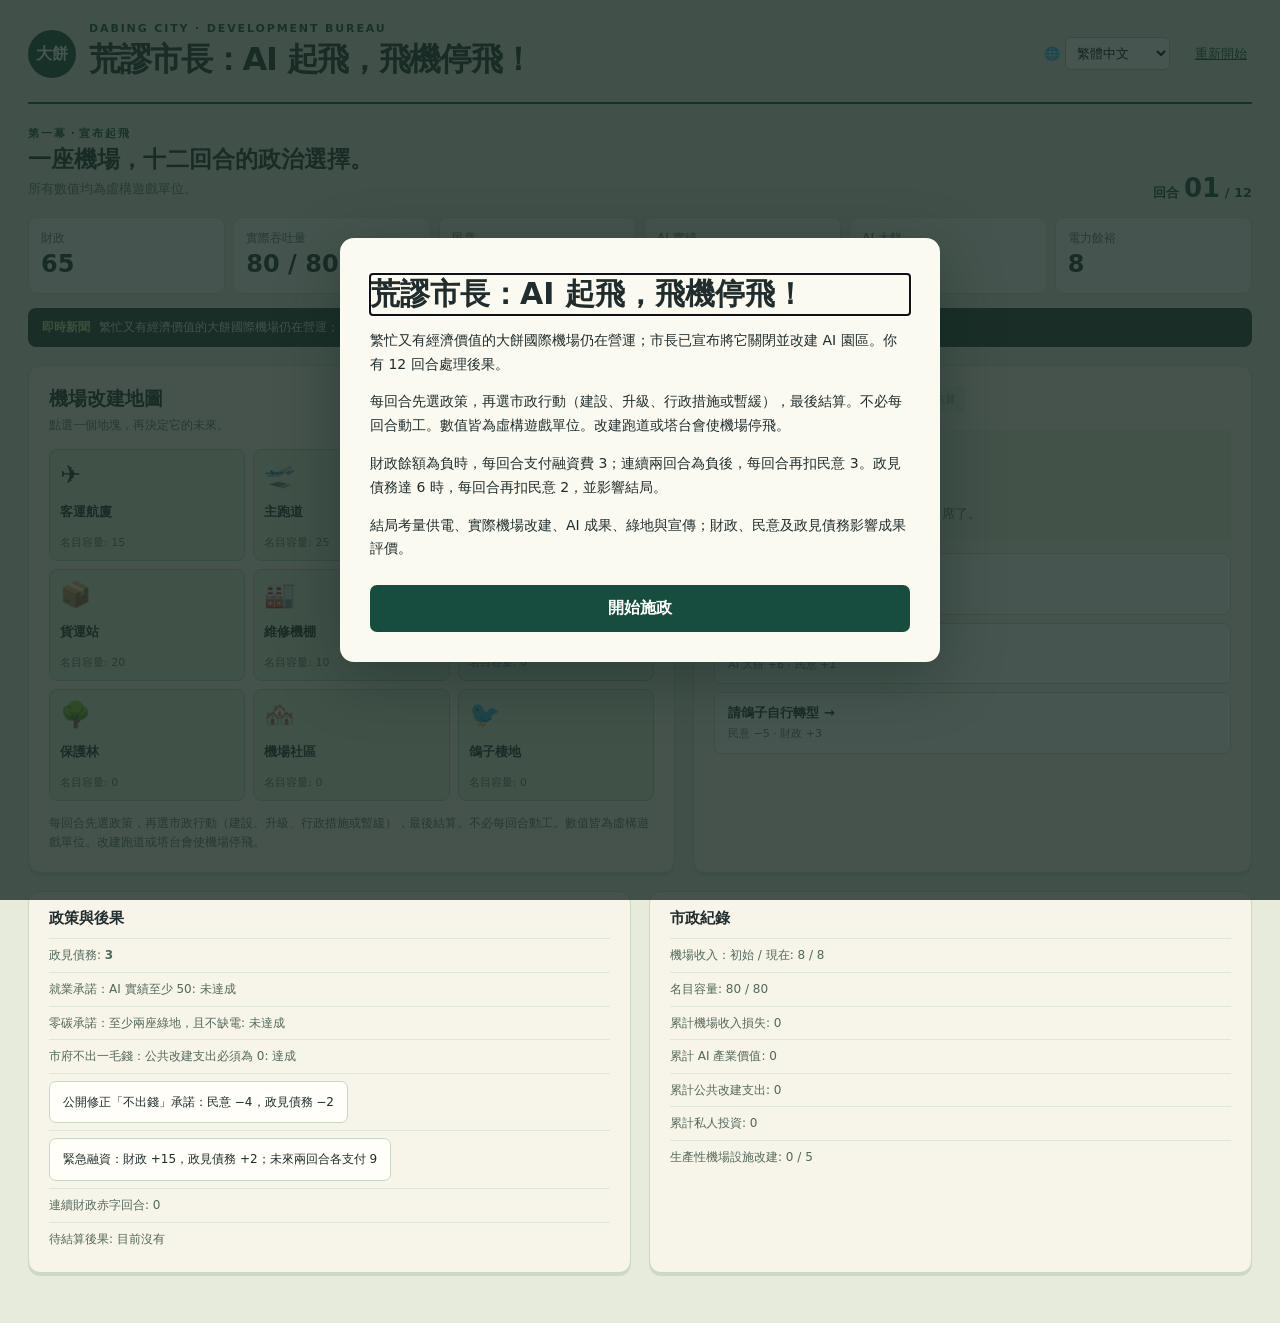
<file: 荒謬市長_v0.3.html>
<!DOCTYPE html>
<html lang="zh-Hant"><head><meta charset="utf-8"><meta name="viewport" content="width=device-width, initial-scale=1"><title>荒謬市長：AI 起飛，飛機停飛！</title><style>
:root{--ink:#202d2c;--muted:#61716a;--paper:#f7f4e9;--line:#d5ddce;--green:#174d3e;--lime:#d4e78c;--orange:#ed9d63;--red:#af4e3c}*{box-sizing:border-box}body{margin:0;background:#e6ebdc;color:var(--ink);font-family:system-ui,-apple-system,'Microsoft JhengHei',sans-serif}button{font:inherit;cursor:pointer}button:focus-visible{outline:3px solid #e18143;outline-offset:2px}.shell{max-width:1440px;margin:auto;padding:22px 28px 50px}.top{display:flex;justify-content:space-between;align-items:center;gap:20px;border-bottom:2px solid var(--green);padding-bottom:17px}.brand{display:flex;gap:13px;align-items:center}.seal{display:grid;place-items:center;width:48px;height:48px;flex:0 0 48px;line-height:1;font-size:16px;letter-spacing:-.02em;text-align:center;background:var(--green);color:#fff;border-radius:50%;font-weight:900}.eyebrow{font-size:11px;letter-spacing:.17em;font-weight:800;color:var(--green)}h1{font-size:clamp(22px,2.5vw,32px);letter-spacing:-.04em;margin:3px 0}h1 span{color:#7b9381;font-weight:500}.topright{text-align:right;font-size:13px;color:var(--muted)}.reset{border:0;background:none;color:var(--green);text-decoration:underline;padding:5px}.hero{display:flex;align-items:end;justify-content:space-between;gap:20px;padding:22px 0 14px}.hero h2{font-size:23px;margin:3px 0}.hero p{margin:5px 0;color:var(--muted);font-size:13px}.round{font-size:13px;font-weight:800;color:var(--green);white-space:nowrap}.round b{font-size:26px}.stats{display:grid;grid-template-columns:repeat(6,1fr);gap:8px}.stat{background:#f9fbf2;border:1px solid #d3ddcc;border-radius:9px;padding:12px}.stat small{font-size:12px;color:var(--muted);display:block}.stat strong{font-size:24px;display:block;margin:3px 0}.stat em{font-size:11px;font-style:normal;color:#78867a}.layout{display:grid;grid-template-columns:1.1fr .95fr;gap:18px;margin-top:18px}.panel{background:var(--paper);border:1px solid #ccd8c7;border-radius:12px;padding:20px;box-shadow:0 3px 0 #ced8c8}.panelhead{display:flex;justify-content:space-between;gap:10px;align-items:start}.panel h3{font-size:19px;margin:0}.panel p.sub{font-size:12px;color:var(--muted);margin:5px 0 15px}.badge{background:#dce9cb;color:#285440;border-radius:99px;font-size:11px;padding:5px 9px;font-weight:800;white-space:nowrap}.map{display:grid;grid-template-columns:repeat(3,1fr);gap:8px}.tile{min-height:112px;text-align:left;border:1px solid #b8cab5;border-radius:8px;background:#dfead6;padding:10px;color:var(--ink);display:flex;flex-direction:column;justify-content:space-between}.tile:hover,.tile.selected{border:2px solid var(--green);padding:9px;background:#d1e6c3}.tile .icon{font-size:25px}.tile strong{font-size:13px}.tile small{font-size:11px;color:#5e7266}.tile.built{background:#e3e8d4}.hint{margin:13px 0 0;font-size:12px;line-height:1.6;color:var(--muted)}.phase{display:flex;gap:6px;margin-bottom:17px}.phase span{font-size:11px;background:#e5eadf;color:#8a988c;padding:6px 9px;border-radius:4px}.phase .active{background:var(--green);color:white}.event{background:#e8efdd;border-left:4px solid #759e69;padding:16px;border-radius:3px}.event .tag{font-size:11px;letter-spacing:.12em;font-weight:bold;color:#55775a}.event h4{font-size:19px;margin:8px 0}.event p{font-size:13px;line-height:1.65;margin:0;color:#52675b}.choices{display:grid;gap:8px;margin-top:13px}.choice{background:#fffef8;border:1px solid #cad7c7;border-radius:7px;text-align:left;padding:11px 13px;color:var(--ink)}.choice:hover:not(:disabled){border-color:var(--green);background:#f0f6e7}.choice b,.choice small{display:block}.choice b{font-size:13px}.choice small{font-size:11px;color:#66796c;margin-top:4px;line-height:1.4}.choice:disabled{opacity:.45;cursor:not-allowed}.primary{border:0;background:var(--green);color:white;border-radius:7px;padding:13px 18px;font-weight:800;width:100%;margin-top:14px}.primary:hover:not(:disabled){background:#276853}.primary:disabled{opacity:.4;cursor:not-allowed}.lower{display:grid;grid-template-columns:1fr 1fr;gap:18px;margin-top:18px}.lower .panel{padding:17px 20px}.lower h3{font-size:15px}.list{padding:0;list-style:none;margin:10px 0 0}.list li{font-size:12px;color:#53685c;line-height:1.55;border-top:1px solid #e0e6da;padding:7px 0}.news{background:#243d36;color:#e9f1d9;border-radius:8px;margin-top:14px;padding:11px 14px;font-size:12px}.news b{color:#c8e891;margin-right:9px}.overlay{position:fixed;inset:0;background:#182b25cc;display:grid;place-items:center;padding:20px;z-index:2}.modal{max-width:600px;max-height:90vh;overflow:auto;background:#fbfaf0;border-radius:14px;padding:30px;box-shadow:0 15px 60px #10221b66}.modal h2{font-size:30px;margin:6px 0 12px}.modal p,.modal li{font-size:14px;line-height:1.7}.modal ul{padding-left:20px}.modal .primary{margin-top:10px}.result{background:#e7efdc;border-radius:8px;padding:15px;margin:15px 0}.result p{margin:3px 0}.muted{color:var(--muted)}@media(max-width:850px){.shell{padding:15px}.stats{grid-template-columns:repeat(3,1fr)}.layout{grid-template-columns:1fr}.lower{grid-template-columns:1fr}.tile{min-height:100px}.topright{display:none}}@media(max-width:480px){.stats{grid-template-columns:repeat(2,1fr)}.hero{align-items:start}.tile{min-height:90px}.tile .icon{font-size:20px}.panel{padding:15px}}

*{min-width:0}html,body{max-width:100%;overflow-x:hidden}.top{flex-wrap:wrap}.brand{min-width:0;flex:1 1 300px}.brand h1{overflow-wrap:anywhere}.lang{display:inline-flex;align-items:center;gap:5px;font-size:13px}.lang select{max-width:145px;padding:7px;border:1px solid #b8cab5;border-radius:6px;background:#fffef8}.topright{display:block}.stat small,.stat em,.choice,.tile,.modal,.news,.hint,.list li{overflow-wrap:anywhere;word-break:normal}.choice b,.choice small{white-space:normal}.layout,.lower{min-width:0}.map{min-width:0}.tile{width:100%}.modal{width:min(100%,600px);overflow-wrap:anywhere}.municipal-head{font-size:15px;margin:15px 0 7px;color:var(--green)}.action-tabs{display:grid;grid-template-columns:repeat(3,minmax(0,1fr));gap:5px;margin:10px 0 14px}.phase{flex-wrap:wrap}.phase span{white-space:normal}#action .action-tab{min-height:44px;overflow-wrap:anywhere;word-break:normal;line-height:1.35;background:#e6eddd;border:1px solid #bed1b8;border-radius:8px;color:#204336;padding:8px;font-weight:700;cursor:pointer}.action-tab.active{background:var(--green);color:#fff}.action-tab:focus-visible{outline:3px solid #e18143;outline-offset:2px}.audit{margin:15px 0;padding:12px;border-radius:9px;background:#edf3e5}.audit h3{margin:0 0 8px;font-size:17px}.audit-row{display:grid;grid-template-columns:1fr;gap:3px;border-top:1px solid #cadaC4;padding:10px 0;font-size:13px}.audit-row span{color:#53685c}.audit-row strong{color:#174d3e}.choice .forecast{color:#375a42;font-weight:600;font-size:12px}.forecast-help{margin-top:10px!important;font-weight:650;color:#375a42!important}.tile-name-short{display:none}@media(max-width:1100px){.tile-name-full{display:none}.tile-name-short{display:inline}.tile strong{overflow-wrap:normal;word-break:normal;hyphens:auto}}@media(min-width:851px) and (max-width:1100px){.layout>.panel:first-child{display:block;align-self:start}.layout>.panel:first-child .map{flex:none;grid-template-rows:repeat(3,minmax(110px,auto))}}@media(max-width:600px){.choice b{font-size:15px;line-height:1.4}.choice small{font-size:13px;line-height:1.55}.event p{font-size:14px}.hint,.panel p.sub{font-size:13px}.tile strong{font-size:13px;line-height:1.3}.tile small{font-size:12px;line-height:1.3}.tile{min-height:102px}.map{gap:7px}}@media(max-width:480px){.shell{padding:12px}.top{gap:8px}.brand{flex-basis:100%}.hero{flex-wrap:wrap;align-items:flex-start}.hero>div:first-child{flex:1 1 100%;width:100%;min-width:0}.hero .round{max-width:100%;white-space:normal;flex:0 1 auto}.layout,.lower{grid-template-columns:minmax(0,1fr)}.stats{grid-template-columns:repeat(2,minmax(0,1fr))}.map{grid-template-columns:repeat(3,minmax(0,1fr))}.tile{padding:6px}.tile.selected,.tile:hover{padding:5px}.modal{padding:20px}}
</style></head><body><main class="shell"><header class="top"><div class="brand"><div class="seal">大餅<br>市府</div><div><div class="eyebrow">DABING CITY · DEVELOPMENT BUREAU</div><h1>荒謬市長 <span>／ AI 起飛，飛機停飛！</span></h1></div></div><div class="topright">大餅國際機場改建計畫<br><button class="reset" id="reset">重新開始</button></div></header><section class="hero"><div><div class="eyebrow">THE FUTURE IS BOARDING</div><h2>歡迎登上未來航班。</h2><p>一座繁忙的機場，一個已經宣布的決定，還有十二回合可以解釋。</p></div><div class="round">任期進度 <b id="round">01</b> / 12</div></section><section class="stats" id="stats" aria-label="城市指標"></section><div class="news"><b>即時新聞 / NEWS</b><span id="news"></span></div><div class="layout"><section class="panel"><div class="panelhead"><div><h3>機場改建地圖</h3><p class="sub">點選一個地塊，再決定它的未來。</p></div><span class="badge">3 × 3 開發區</span></div><div class="map" id="map"></div><p class="hint" id="maphint"></p></section><section class="panel"><div class="phase" id="phases"></div><div id="action"></div></section></div><div class="lower"><section class="panel"><h3>📋 政見與未爆彈</h3><ul class="list" id="promises"></ul></section><section class="panel"><h3>🗞 市政紀錄</h3><ul class="list" id="log"></ul></section></div></main><div id="modal"></div>
<script>
'use strict';
const KEY='absurd-mayor-v1';
const initialTiles=[['✈️','客運航廈',15],['🛫','主跑道',25],['🗼','航空塔台',10],['📦','貨運站',20],['🏭','維修機棚',10],['⚡','舊變電站',0],['🌳','保護林',0],['🏘️','機場社區',0],['🐦','鴿子棲地',0]];
// Income and throughput are deliberately tied to remaining airport tiles.
const builds={lab:{icon:'🧪',name:'AI 孵化中心',cost:18,power:2,ai:4,hype:3,desc:'花費 18；每回合實績 +4、用電 +2'},data:{icon:'🖥️',name:'資料中心',cost:22,power:4,ai:6,hype:4,desc:'花費 22；每回合實績 +6、用電 +4'},show:{icon:'🎪',name:'AI 展示館',cost:10,power:1,ai:0,hype:12,desc:'花費 10；大餅 +12、每回合用電 +1'},power:{icon:'⚡',name:'電力設施',cost:14,power:-5,ai:0,hype:1,desc:'花費 14；供電 +5，民意 −3'},park:{icon:'🌿',name:'綠地保護區',cost:6,power:0,ai:0,hype:1,desc:'花費 6；民意 +5，鳥類得以棲息'},market:{icon:'🏪',name:'轉型商業區',cost:12,power:1,ai:1,hype:2,desc:'花費 12；每回合財政 +3、實績 +1、用電 +1'}};
const cards=[
 ['航空公司拒絕撤離','「載客率九成，為什麼要關閉？」航空公司希望合約至少得到尊重。',[['強制清場','民意 −8；兩回合後賠償 12', {pop:-8},[2,{money:-12},'航空公司勝訴：市府支付賠償 12']],['補償並分階段遷離','財政 −10，民意 +3',{money:-10,pop:3}],['宣布完成歷史使命','大餅 +8，政見債務 +2',{hype:8,debt:2}]]],
 ['AI 巨頭的投資計畫','企業承諾投資 500 億，但希望土地、電力和稅都由市府贊助。',[['簽下免費電力協議','財政 +12、大餅 +12；三回合後財政 −18',{money:12,hype:12,debt:1},[3,{money:-18},'免費電力帳單送達：財政 −18']],['要求共同投資','財政 −5、實績 +6',{money:-5,ai:6}],['先舉辦簽約儀式','大餅 +10、債務 +2',{hype:10,debt:2}]]],
 ['物流業的最後一班貨機','出口商要求清楚的替代方案；一份 AI 預測報告無法載貨。',[['設轉運補助','財政 −8，民意 +4',{money:-8,pop:4}],['用 AI 預測貨運需求','大餅 +8；兩回合後財政 −10',{hype:8},[2,{money:-10},'物流外移，稅收減少：財政 −10']],['公開承認轉型成本','民意 −2，政見債務 −2',{pop:-2,debt:-2}]]],
 ['零碳開幕倒數','顧問說，將燃氣發電塗成綠色可以節省很多時間。',[['投資節能','財政 −8，實績 +4',{money:-8,ai:4}],['採購綠色油漆','大餅 +9、債務 +2',{hype:9,debt:2}],['修正零碳時程','民意 −3、債務 −2',{pop:-3,debt:-2}]]],
 ['一萬個 AI 工作','記者追問：那一萬個高薪工作到底在哪裡？發言人先更正了數字。',[['補助人才培訓','財政 −8，實績 +5',{money:-8,ai:5}],['把參觀人次算成工作','大餅 +10、債務 +2',{hype:10,debt:2}],['公布可稽核目標','民意 −2、債務 −2',{pop:-2,debt:-2}]]],
 ['跑道上的夜市','居民建議在跑道舉辦夜市，攤商要求每個攤位配一個 AI 顧問。',[['批准夜市','財政 +5，民意 +4',{money:5,pop:4}],['改名智慧夜市','大餅 +7，財政 −3',{hype:7,money:-3}],['拒絕商業活動','民意 −3，債務 −1',{pop:-3,debt:-1}]]],
 ['中央補助的附帶條件','中央提供一筆開幕補助，附帶一個用很小字寫的期限。',[['收下補助','財政 +14；兩回合後民意 −6',{money:14},[2,{pop:-6},'中央驗收未過：民意 −6']],['申請務實方案','財政 +5，債務 −1',{money:5,debt:-1}],['召開感謝記者會','大餅 +7',{hype:7}]]],
 ['機場員工的未來','三千名員工希望知道，轉型計畫裡是否有他們的位置。',[['提供轉職培訓','財政 −7，民意 +5，實績 +2',{money:-7,pop:5,ai:2}],['發放 AI 貼紙','大餅 +6，民意 −3',{hype:6,pop:-3}],['延後協商','財政 +3；兩回合後民意 −7',{money:3},[2,{pop:-7},'員工集體抗議：民意 −7']]]],
 ['AI 顧問交付報告','報告封面很精美，內文只有「建議採用 AI」。',[['退貨並公開報告','財政 +3，民意 +3，債務 −1',{money:3,pop:3,debt:-1}],['追加顧問費','財政 −6，大餅 +8',{money:-6,hype:8}],['用報告訓練報告','實績 +2，大餅 +3',{ai:2,hype:3}]]],
 ['鴿子保護協會','鴿子在公聽會上沒有發言，但牠們出席了。',[['保護棲地','財政 −4，民意 +5',{money:-4,pop:5}],['任命鴿子為吉祥物','大餅 +6，民意 +1',{hype:6,pop:1}],['請鴿子自行轉型','民意 −5，財政 +3',{pop:-5,money:3}]]],
 ['投資人的簡報','投資人要求看實際成果，公關部門準備了 480 張投影片。',[['展示真實進度','實績 +4、債務 −1',{ai:4,debt:-1}],['增加轉場動畫','財政 −3，大餅 +10',{money:-3,hype:10}],['先提供午餐','財政 −5，民意 +3',{money:-5,pop:3}]]],
 ['電價聽證會','資料中心想要便宜的電；居民想要家裡的電。',[['補貼電費','財政 −7，民意 +2',{money:-7,pop:2}],['簽長期優惠','大餅 +7；三回合後財政 −12',{hype:7,debt:1},[3,{money:-12},'優惠電價差額到期：財政 −12']],['取消優惠','民意 +2，大餅 −4',{pop:2,hype:-4}]]],
 ['國際論壇邀請','主辦方邀請市長分享「如何打造世界第一」，並請市府支付演講費。',[['派研究團隊分享','財政 −5，實績 +4',{money:-5,ai:4}],['市長親自宣布第一','財政 −4，大餅 +9、債務 +1',{money:-4,hype:9,debt:1}],['遠端出席','民意 +2，財政 +2',{pop:2,money:2}]]],
 ['招商廣告上線','廣告中的園區有飛車、太空港和一座目前不存在的山。',[['標註示意畫面','大餅 +3、債務 −1',{hype:3,debt:-1}],['再買黃金時段','財政 −5，大餅 +11',{money:-5,hype:11,debt:1}],['改拍現場紀錄','民意 +3，實績 +2',{pop:3,ai:2}]]],
 ['市議會要求預算說明','議員問「政府一毛錢都不用出」是指哪一個政府。',[['公開財務報告','民意 +3，債務 −2',{pop:3,debt:-2}],['成立說明委員會','財政 −4，大餅 +5',{money:-4,hype:5}],['回答：未來會證明','大餅 +6、債務 +2',{hype:6,debt:2}]]]
];
function fresh(){return {turn:1,phase:'policy',money:65,pop:60,ai:0,hype:10,debt:3,tiles:initialTiles.map(([icon,name,traffic])=>({icon,name,traffic,type:'original'})),queue:[],order:shuffle([...cards.keys()]),selected:null,news:'《大餅日報》：市長宣布關閉繁忙機場，打造世界級 AI 園區。',log:['市長已宣布關閉機場；過渡期間設施仍能營運。'],last:'',finished:false}};
function shuffle(a){for(let i=a.length-1;i>0;i--){const j=Math.floor(Math.random()*(i+1));[a[i],a[j]]=[a[j],a[i]]}return a}
let s=fresh();
const $=id=>document.getElementById(id);function save(){}function clamp(){s.pop=Math.max(0,Math.min(100,s.pop));s.debt=Math.max(0,s.debt);s.hype=Math.max(0,s.hype);s.ai=Math.max(0,s.ai)}
function change(o){for(const [k,v] of Object.entries(o))s[k]+=v;clamp()}function addlog(t){s.log.unshift('第 '+s.turn+' 回合｜'+t);s.log=s.log.slice(0,8)}
function totals(){let traffic=s.tiles.reduce((n,t)=>n+t.traffic,0), supply=5, demand=0, ai=0, income=0;for(const t of s.tiles){if(t.type==='power')supply+=5;if(t.type==='original'&&t.name==='舊變電站')supply+=3;if(builds[t.type]){let b=builds[t.type];demand+=Math.max(0,b.power);ai+=b.ai;if(t.type==='market')income+=3}}return {traffic,supply,demand,ai,income,airportIncome:Math.floor(traffic/10)}}
function render(){clamp();let t=totals();$('round').textContent=String(Math.min(s.turn,12)).padStart(2,'0');$('news').textContent=s.news;let vals=[['財政',s.money,'每回合機場收入 +'+t.airportIncome+'；初始 +8'],['機場吞吐量',t.traffic,'原始 80；拆除即永久損失'],['民意',s.pop,'0–100；過低將影響結局'],['AI 實績',s.ai,'目前每回合潛在 +'+t.ai],['AI 大餅',s.hype,'宣傳不等於真正成果'],['電力餘裕',t.supply-t.demand,'供電 '+t.supply+' / 需求 '+t.demand]];$('stats').innerHTML=vals.map(([a,b,c])=>`<div class="stat"><small>${a}</small><strong>${b}</strong><em>${c}</em></div>`).join('');$('map').innerHTML=s.tiles.map((x,i)=>`<button class="tile ${x.type!=='original'?'built':''} ${s.selected===i?'selected':''}" data-tile="${i}" aria-pressed="${s.selected===i}"><span class="icon">${x.icon}</span><strong>${x.name}</strong><small>${x.traffic?'吞吐量 '+x.traffic:x.type==='original'?'原有設施':'已改造'}</small></button>`).join('');$('maphint').textContent=s.phase==='build'?'請選擇任一地塊。也可維護原設施，以履行每回合的地塊行動。':'機場仍在過渡營運；每損失 10 吞吐量，長期每回合收入減少 1。';$('phases').innerHTML=['政策決策','地塊改造','回合結算'].map((x,i)=>`<span class="${['policy','build','settle'][i]===s.phase?'active':''}">0${i+1} ${x}</span>`).join('');
let card=cards[s.order[(s.turn-1)%cards.length]];if(s.phase==='policy'){$('action').innerHTML=`<div class="event"><div class="tag">今日政策事件 / POLICY ${String(s.turn).padStart(2,'0')}</div><h4>${card[0]}</h4><p>${card[1]}</p></div><div class="choices">${card[2].map((c,i)=>`<button class="choice" data-policy="${i}"><b>${c[0]} →</b><small>${c[1]}</small></button>`).join('')}</div>`}else if(s.phase==='build'){let tile=s.selected===null?null:s.tiles[s.selected];$('action').innerHTML=`<div class="event"><div class="tag">園區建設 / DEVELOPMENT</div><h4>${tile?'改造「'+tile.name+'」':'選擇一個地塊'}</h4><p>${tile?'拆除會失去此格原有的吞吐量。建築可被替換，但不退還成本。':'請先點選左側地圖。保留與維護也是一種地塊行動。'}</p></div>${tile?`<div class="choices"><button class="choice" data-build="maintain"><b>維護現有設施 →</b><small>花費 2；保留地塊與目前的產出</small></button>${Object.entries(builds).map(([k,b])=>`<button class="choice" data-build="${k}"><b>${b.icon} ${b.name} →</b><small>${b.desc}${tile.traffic?'；失去吞吐量 '+tile.traffic:''}</small></button>`).join('')}</div>`:''}`}else{$('action').innerHTML=`<div class="event"><div class="tag">回合結算 / SETTLEMENT</div><h4>準備好面對數字了嗎？</h4><p>本回合預計機場收入 +${t.airportIncome}、商業收入 +${t.income}、基本支出 −4。${t.demand>t.supply?'電力不足，AI 建築產出減半且民意 −3。':'供電足夠，AI 建築正常運作。'}</p></div><button class="primary" id="settle">結算第 ${s.turn} 回合 →</button>`}
$('promises').innerHTML=[`<b>政見債務 ${s.debt}</b>：每回合 ≥ 6 時民意 −2；結局將檢驗承諾。`,`高薪工作：AI 實績達 50 ${s.ai>=50?'✓':'（目前 '+s.ai+'）'}`,`零碳園區：至少 2 座綠地，且電力不短缺 ${s.tiles.filter(x=>x.type==='park').length>=2&&t.demand<=t.supply?'✓':''}`,`市府不出錢：結局時財政至少 65 ${s.money>=65?'（目前達標）':'（目前未達標）'}`,...(s.queue.length?s.queue.map(q=>`第 ${q.due} 回合結算：${q.text}`):['目前沒有已知的延遲後果。'])].map(x=>'<li>'+x+'</li>').join('');$('log').innerHTML=s.log.map(x=>'<li>'+x+'</li>').join('');save();if(s.finished)ending()}
function policy(i){if(s.phase!=='policy')return;let c=cards[s.order[s.turn-1]][2][i];change(c[2]);if(c[3])s.queue.push({due:s.turn+c[3][0],effect:c[3][1],text:c[3][2]});s.news='《市民之聲》：'+c[0]+'；市府表示一切都在計畫之中。';addlog('政策：'+c[0]+'。');s.phase='build';render()}
function build(k){if(s.phase!=='build'||s.selected===null)return;let tile=s.tiles[s.selected];if(k==='maintain'){s.money-=2;addlog('維護'+tile.name+'，財政 −2。')}else{let b=builds[k],lost=tile.traffic;s.money-=b.cost;s.hype+=b.hype;if(k==='power')s.pop-=3;if(k==='park')s.pop+=5;if(tile.type==='original'&&['保護林','機場社區','鴿子棲地'].includes(tile.name)&&k!=='park')s.pop-=3;s.tiles[s.selected]={icon:b.icon,name:b.name,traffic:0,type:k};addlog('在'+tile.name+'興建'+b.name+'，失去吞吐量 '+lost+'。')}s.phase='settle';s.selected=null;render()}
function settle(){if(s.phase!=='settle')return;let t=totals(),short=t.demand>t.supply,produced=short?Math.floor(t.ai/2):t.ai;change({money:t.airportIncome+t.income-4,ai:produced,pop:(short?-3:0)+(s.debt>=6?-2:0)});let due=s.queue.filter(q=>q.due===s.turn);for(let q of due){change(q.effect);addlog('延遲後果：'+q.text)}s.queue=s.queue.filter(q=>q.due>s.turn);s.last=`機場收入 +${t.airportIncome}、商業收入 +${t.income}、支出 −4；AI 實績 +${produced}${short?'（供電不足）':''}。`;addlog(s.last);if(s.turn===12){s.finished=true;s.phase='done'}else{s.turn++;s.phase='policy';s.news=short?'《科技觀察》：園區停電，官方稱這是「離線智慧」。':'《大餅日報》：轉型持續進行，機場的未來已經登機。'}render()}
function ending(){let t=totals(),parks=s.tiles.filter(x=>x.type==='park').length,kind,desc;if(t.demand>t.supply){kind='全球最大暖氣機';desc='資料中心排成一列，電表跑得比飛機還快。園區的主要產出是熱量。'}else if(s.ai>=50&&s.money>=0&&s.pop>=35){kind='AI 奇蹟・新矽谷';desc='園區終於交出了真實成果。舊機場的損失依然存在，但新產業確實站穩了腳步。'}else if(parks>=3){kind='鴿子共和國';desc='公聽會的常客終於獲勝。市府宣布這是全球第一座鳥類主導的智慧園區。'}else if(s.hype>=45&&s.hype>s.ai*1.3){kind='PPT 科技城';desc='園區的投影片產量世界第一。至於真正的企業，招商簡報說「即將進駐」。'}else{kind='全球第一座沒有飛機的航空城';desc='機場被改造，AI 成果仍不足以補上缺口。市府開始研究重建跑道的可能性。'}let met=[s.ai>=50,parks>=2&&t.demand<=t.supply,s.money>=65].filter(Boolean).length;$('modal').innerHTML=`<div class="overlay"><section class="modal" role="dialog" aria-modal="true" aria-labelledby="endtitle"><div class="eyebrow">任期結束 / FINAL REPORT</div><h2 id="endtitle">${kind}</h2><p>${desc}</p><div class="result"><p><b>任期成績</b>　財政 ${s.money}　民意 ${s.pop}　AI 實績 ${s.ai}　大餅 ${s.hype}</p><p>機場吞吐量 ${t.traffic} / 80，機場每回合收入 ${t.airportIncome} / 8。</p><p>競選承諾達成 ${met} / 3；政見債務 ${s.debt}。${s.queue.length?'尚有 '+s.queue.length+' 件延遲後果留給下一任。':''}</p></div><p class="muted">結局依序檢查供電、AI 成果、綠地與宣傳；其餘情況為航空城結局。</p><button class="primary" id="restartEnd">再當一次市長 →</button></section></div>`}
function intro(){$('modal').innerHTML=`<div class="overlay"><section class="modal" role="dialog" aria-modal="true" aria-labelledby="introtitle"><div class="eyebrow">大餅市政府 · 新任市長簡報</div><h2 id="introtitle">飛機還在飛，<br>市長已經宣布關閉。</h2><p>大餅國際機場原本繁忙而且賺錢。市長參加科技論壇後，決定將它改建為全球第一的 AI 園區。政策已經宣布；你有 12 回合處理後果。</p><ul><li>每回合先選一張政策選項，再選地塊建設或維護，最後結算。</li><li>機場設施在過渡期仍帶來收入；改建會永久損失吞吐量與未來收入。</li><li>電力不足會使 AI 每回合產出減半；高政見債務會侵蝕民意。</li><li>財政可以為負，遊戲固定進行 12 回合。畫面會在此瀏覽器自動存檔。</li></ul><button class="primary" id="start">開始施政 →</button></section></div>`}
document.addEventListener('click',e=>{let b=e.target.closest('button');if(!b)return;if(b.dataset.tile!==undefined&&s.phase==='build'){s.selected=Number(b.dataset.tile);render()}if(b.dataset.policy!==undefined)policy(Number(b.dataset.policy));if(b.dataset.build)build(b.dataset.build);if(b.id==='settle')settle();if(b.id==='start')$('modal').innerHTML='';if(b.id==='restartEnd'){s=fresh();$('modal').innerHTML='';render();intro()}if(b.id==='reset'&&confirm(({zh:'確定重新開始？目前進度將被清除。',en:'Restart? Your current progress will be cleared.',fr:'Recommencer ? Votre progression actuelle sera effacée.',nl:'Opnieuw beginnen? Je huidige voortgang wordt gewist.'})[locale])){s=fresh();$('modal').innerHTML='';render();intro()}});/* Legacy v0.1 startup disabled in v0.2; v0.2 owns rendering and resume dialogs. */
</script><script>
// Interface translations are presentation-only; the game state and saved games stay language-neutral.
const languages={zh:'繁體中文',en:'English',fr:'Français',nl:'Nederlands'};
const dictionaries={en:{},fr:{},nl:{}};
function tr(source,en,fr,nl){dictionaries.en[source]=en;dictionaries.fr[source]=fr;dictionaries.nl[source]=nl}
const eventTranslations=[
[['Airlines refuse to leave','Airlines demand respect for their contracts.','Force them out','Compensate and phase out','Declare their mission complete'],['Les compagnies refusent de partir','Elles demandent le respect de leurs contrats.','Expulser de force','Indemniser et partir progressivement','Déclarer leur mission accomplie'],['Luchtvaartmaatschappijen weigeren te vertrekken','Ze eisen respect voor hun contracten.','Gedwongen ontruimen','Compenseren en gefaseerd vertrekken','Hun missie voltooid verklaren']],
[['An AI giant’s investment','The company wants free land, power and taxes.','Sign the free-power deal','Demand joint investment','Hold a signing ceremony'],['Le projet d’un géant de l’IA','L’entreprise réclame un terrain et de l’électricité gratuits, ainsi que des exonérations fiscales.','Signer pour l’électricité gratuite','Exiger un investissement partagé','Organiser une cérémonie'],['Investeringsplan van een AI-reus','Het bedrijf wil gratis grond, stroom en belastingvrijstelling.','Gratis stroom toezeggen','Gezamenlijke investering eisen','Een ondertekening vieren']],
[['The last cargo flight','Exporters need a real alternative; an AI forecast cannot carry cargo.','Fund a transfer subsidy','Predict demand with AI','Admit the transition costs'],['Le dernier vol cargo','Les exportateurs ont besoin d’une vraie solution : une prévision ne transporte rien.','Subventionner le transfert','Prévoir la demande avec l’IA','Reconnaître les coûts'],['De laatste vrachtvlucht','Exporteurs hebben een alternatief nodig; een AI-prognose vervoert niets.','Overslag subsidiëren','Vraag voorspellen met AI','Transitiekosten erkennen']],
[['Countdown to net zero','An adviser suggests painting gas power green.','Invest in efficiency','Buy green paint','Revise the net-zero schedule'],['Compte à rebours zéro carbone','Un conseiller propose de peindre le gaz en vert.','Investir dans l’efficacité','Acheter de la peinture verte','Revoir le calendrier'],['Aftellen naar klimaatneutraal','Een adviseur wil gasstroom groen verven.','Investeren in efficiëntie','Groene verf kopen','Planning aanpassen']],
[['Ten thousand AI jobs','Reporters ask where the promised high-paid jobs are.','Fund training','Count visitors as jobs','Publish auditable targets'],['Dix mille emplois IA','Les journalistes cherchent les emplois bien payés promis.','Financer la formation','Compter les visiteurs comme emplois','Publier des objectifs vérifiables'],['Tienduizend AI-banen','Journalisten zoeken de beloofde goedbetaalde banen.','Opleiding subsidiëren','Bezoekers als banen tellen','Controleerbare doelen publiceren']],
[['A runway night market','Residents propose a night market with an AI adviser at every stall.','Approve the market','Call it a smart market','Reject commercial activity'],['Un marché nocturne sur la piste','Les habitants proposent un marché avec un conseiller IA par stand.','Approuver le marché','Le nommer marché intelligent','Refuser les activités'],['Nachtmarkt op de startbaan','Bewoners willen een markt met bij elke kraam een AI-adviseur.','Markt goedkeuren','Slimme markt noemen','Handel weigeren']],
[['The strings on central funding','A grant comes with a deadline written in very small print.','Accept the grant','Apply for a practical plan','Hold a thank-you press conference'],['Les conditions de la subvention','La subvention cache une échéance en tout petits caractères.','Accepter la subvention','Proposer un plan réaliste','Tenir une conférence de remerciement'],['Voorwaarden van de subsidie','De subsidie bevat een deadline in heel kleine letters.','Subsidie aannemen','Realistisch plan indienen','Bedankpersconferentie houden']],
[['Airport workers’ future','Three thousand workers ask whether the transition includes them.','Offer retraining','Hand out AI stickers','Postpone talks'],['L’avenir des employés','Trois mille employés demandent leur place dans la transition.','Proposer une reconversion','Distribuer des autocollants IA','Reporter les négociations'],['De toekomst van luchthavenpersoneel','Drieduizend werknemers vragen naar hun plek in de transitie.','Omscholing aanbieden','AI-stickers uitdelen','Overleg uitstellen']],
[['The AI consultant’s report','A beautiful cover surrounds the advice: “Use AI.”','Return and publish it','Pay an extra fee','Use it to train reports'],['Le rapport du consultant IA','Une belle couverture entoure le conseil : « Utilisez l’IA. »','Le rendre et le publier','Payer davantage','Entraîner des rapports'],['Het rapport van de AI-adviseur','Een fraaie kaft met het advies: “Gebruik AI.”','Terugsturen en publiceren','Extra vergoeding betalen','Rapporten ermee trainen']],
[['The pigeon protection society','The pigeons did not speak at the hearing, but they attended.','Protect the habitat','Make the pigeon a mascot','Ask pigeons to retrain'],['L’association de protection des pigeons','Les pigeons n’ont pas parlé à l’audience, mais ils étaient présents.','Protéger l’habitat','Nommer le pigeon mascotte','Demander aux pigeons de se reconvertir'],['De duivenbescherming','De duiven spraken niet tijdens de hoorzitting, maar waren aanwezig.','Leefgebied beschermen','Duif tot mascotte benoemen','Duiven laten omscholen']],
[['The investor presentation','Investors request results; PR has prepared 480 slides.','Show real progress','Add slide transitions','Offer lunch first'],['La présentation aux investisseurs','Les investisseurs veulent des résultats ; la communication a préparé 480 diapositives.','Montrer les vrais progrès','Ajouter des transitions','Offrir le déjeuner'],['De investeerderspresentatie','Investeerders willen resultaat; communicatie heeft 480 slides.','Echte voortgang tonen','Meer overgangen toevoegen','Eerst lunch aanbieden']],
[['Electricity price hearing','Data centres want cheap power; residents want power at home.','Subsidise electricity','Sign a long-term discount','Cancel the discount'],['Audition publique sur le prix de l’électricité','Les centres veulent du courant bon marché ; les habitants veulent du courant.','Subventionner le courant','Signer un accord de réduction à long terme','Annuler la remise'],['Hoorzitting over stroomprijzen','Datacenters willen goedkope stroom; bewoners willen stroom thuis.','Stroom subsidiëren','Een langdurig kortingscontract sluiten','Korting schrappen']],
[['International forum invitation','The mayor is invited to explain being number one—at the city’s expense.','Send the research team','Declare the city number one','Attend remotely'],['Invitation à un forum international','Le maire est invité à expliquer sa première place, aux frais de la ville.','Envoyer les chercheurs','Déclarer la ville numéro un','Participer à distance'],['Uitnodiging voor internationaal forum','De burgemeester mag op stadskosten uitleggen hoe je nummer één wordt.','Onderzoekers sturen','Stad tot nummer één uitroepen','Online deelnemen']],
[['The investment advert','The advert shows flying cars, a spaceport and a nonexistent mountain.','Label it as an illustration','Buy prime-time airtime','Film the actual site'],['La publicité de recrutement','La publicité montre voitures volantes, spatioport et montagne imaginaire.','Préciser que c’est une illustration','Acheter un créneau en heure de grande écoute','Filmer le site réel'],['De investeringsreclame','De reclame toont vliegende auto’s, een ruimtehaven en een verzonnen berg.','Als illustratie aanduiden','Zendtijd op prime time kopen','De echte locatie filmen']],
[['Council demands a budget explanation','Councillors ask which government pays “not a penny”.','Publish the financial report','Create an explanation committee','Say the future will prove it'],['Le conseil exige des explications','Les élus demandent quel gouvernement ne paiera « pas un sou ».','Publier le rapport financier','Créer une commission','Dire que l’avenir le prouvera'],['Gemeenteraad eist begrotingsuitleg','Raadsleden vragen welke overheid “geen cent” betaalt.','Financieel verslag publiceren','Uitlegcommissie oprichten','Zeggen dat de toekomst het bewijst']]];
cards.forEach((c,i)=>{let e=eventTranslations[i];tr(c[0],e[0][0],e[1][0],e[2][0]);tr(c[1],e[0][1],e[1][1],e[2][1]);c[2].forEach((o,j)=>tr(o[0],e[0][j+2],e[1][j+2],e[2][j+2]))});
const rows=[
['荒謬市長','Absurd Mayor','Maire absurde','Absurd Burgemeester'],['AI 起飛，飛機停飛！','AI takes off, planes grounded!','L’IA décolle, les avions restent au sol !','AI stijgt op, vliegtuigen blijven aan de grond!'],['大餅','DABING','DABING','DABING'],['市府','CITY','VILLE','STAD'],['大餅國際機場改建計畫','Dabing International Airport redevelopment','Réaménagement de l’aéroport international de Dabing','Herontwikkeling van internationale luchthaven Dabing'],['重新開始','Restart','Recommencer','Opnieuw beginnen'],['歡迎登上未來航班。','Welcome aboard the future.','Bienvenue à bord du futur.','Welkom aan boord van de toekomst.'],['一座繁忙的機場，一個已經宣布的決定，還有十二回合可以解釋。','A busy airport, an announced decision, and twelve turns to explain it.','Un aéroport animé, une décision annoncée et douze tours pour l’expliquer.','Een drukke luchthaven, een aangekondigd besluit en twaalf rondes om het uit te leggen.'],['任期進度','Term','Mandat','Ambtstermijn'],['財政','Budget','Budget','Begroting'],['機場吞吐量','Airport traffic','Trafic aérien','Luchthavenverkeer'],['民意','Public support','Soutien public','Publieke steun'],['AI 實績','AI results','Résultats IA','AI-resultaat'],['AI 大餅','AI hype','Promesses IA','AI-hype'],['電力餘裕','Power surplus','Marge électrique','Stroomoverschot'],['每回合機場收入','Airport income per turn','Revenu aérien par tour','Luchthaveninkomsten per ronde'],['初始','initial','initial','aanvankelijk'],['原始 80；拆除即永久損失','Starts at 80; demolition is permanent','Initialement 80 ; démolition définitive','Begint op 80; sloop is permanent'],['0–100；過低將影響結局','0–100; low support affects the ending','0–100 ; un faible soutien affecte la fin','0–100; weinig steun beïnvloedt het einde'],['目前每回合潛在','Potential per turn','Potentiel par tour','Potentieel per ronde'],['宣傳不等於真正成果','Publicity is not results','La publicité n’est pas un résultat','Publiciteit is geen resultaat'],['供電','Supply','Production','Aanbod'],['需求','demand','demande','vraag'],['即時新聞 / NEWS','NEWS','ACTUALITÉS','NIEUWS'],['機場改建地圖','Airport redevelopment map','Plan de reconversion','Herontwikkelingskaart'],['點選一個地塊，再決定它的未來。','Select a plot and decide its future.','Choisissez une parcelle et décidez de son avenir.','Kies een perceel en bepaal de toekomst.'],['開發區','development area','zone de développement','ontwikkelingsgebied'],['政策決策','Policy','Politique','Beleid'],['地塊改造','Construction','Construction','Bouw'],['回合結算','Settlement','Bilan','Afrekening'],['今日政策事件','POLICY EVENT','ÉVÉNEMENT POLITIQUE','BELEIDSGEBEURTENIS'],['園區建設','CONSTRUCTION','CONSTRUCTION','BOUW'],['選擇一個地塊','Choose a plot','Choisissez une parcelle','Kies een perceel'],['改造「','Develop “','Aménager « ','Ontwikkel ‘'],['」','”',' »','’'],['拆除會失去此格原有的吞吐量。建築可被替換，但不退還成本。','Demolition removes this plot’s traffic. Replacing buildings does not refund their cost.','La démolition supprime le trafic de la parcelle. Aucun remboursement en cas de remplacement.','Sloop verwijdert het verkeer van dit perceel. Vervanging geeft geen geld terug.'],['請先點選左側地圖。保留與維護也是一種地塊行動。','Select a plot on the map. Maintenance also counts as a plot action.','Choisissez une parcelle. L’entretien compte aussi comme action.','Kies een perceel. Onderhoud telt ook als perceelactie.'],['維護現有設施','Maintain current facility','Entretenir l’installation','Huidige voorziening onderhouden'],['花費 2；保留地塊與目前的產出','Costs 2; retains the plot and its output','Coûte 2 ; conserve la parcelle et sa production','Kost 2; behoudt perceel en opbrengst'],['花費','Cost','Coût','Kosten'],['每回合','per turn','par tour','per ronde'],['實績','results','résultats','resultaat'],['用電','power demand','consommation','stroomverbruik'],['大餅','hype','promesses','hype'],['民意','support','soutien','steun'],['失去吞吐量','traffic lost','trafic perdu','verkeer verloren'],['供電','power supply','production électrique','stroomaanbod'],['鳥類得以棲息','habitat for birds','habitat pour les oiseaux','leefgebied voor vogels'],['原有設施','Original facility','Installation d’origine','Oorspronkelijke voorziening'],['已改造','Developed','Aménagé','Herontwikkeld'],['吞吐量','Traffic','Trafic','Verkeer'],['請選擇任一地塊。也可維護原設施，以履行每回合的地塊行動。','Choose a plot. You may maintain a facility for this turn’s action.','Choisissez une parcelle ; son entretien compte comme action.','Kies een perceel; onderhoud telt ook als actie.'],['機場仍在過渡營運；每損失 10 吞吐量，長期每回合收入減少 1。','The airport remains open during transition; every 10 traffic lost reduces income by 1 per turn.','L’aéroport fonctionne pendant la transition ; perdre 10 de trafic réduit le revenu de 1 par tour.','De luchthaven blijft tijdens de overgang open; elke 10 minder verkeer verlaagt de inkomsten met 1 per ronde.'],['準備好面對數字了嗎？','Ready to face the numbers?','Prêt à affronter les chiffres ?','Klaar voor de cijfers?'],['本回合預計機場收入','This turn: airport income','Ce tour : revenu aérien','Deze ronde: luchthaveninkomsten'],['商業收入','business income','revenu commercial','handelsinkomsten'],['基本支出','basic costs','dépenses de base','basiskosten'],['電力不足，AI 建築產出減半且民意 −3。','Power shortage halves AI output and reduces support by 3.','La pénurie divise la production IA par deux et réduit le soutien de 3.','Stroomtekort halveert AI-productie en verlaagt steun met 3.'],['供電足夠，AI 建築正常運作。','Power is sufficient; AI buildings operate normally.','Électricité suffisante ; les bâtiments IA fonctionnent normalement.','Er is genoeg stroom; AI-gebouwen werken normaal.'],['結算第','Settle turn','Clore le tour','Ronde afrekenen'],['回合','turn','tour','ronde'],['政見與未爆彈','Promises and delayed effects','Promesses et effets différés','Beloften en uitgestelde gevolgen'],['政見債務','Promise debt','Dette de promesses','Belofte-schuld'],['每回合 ≥ 6 時民意 −2；結局將檢驗承諾。','At 6 or more, support −2 each turn; promises are assessed at the end.','À partir de 6, soutien −2 par tour ; les promesses sont évaluées à la fin.','Bij 6 of meer: steun −2 per ronde; beloften worden aan het einde beoordeeld.'],['高薪工作：AI 實績達 50','High-paid jobs: AI results reach 50','Emplois bien payés : résultats IA à 50','Goedbetaalde banen: AI-resultaat bereikt 50'],['目前','current','actuel','huidig'],['零碳園區：至少 2 座綠地，且電力不短缺','Net zero: at least 2 parks and no power shortage','Zéro carbone : au moins 2 espaces verts et pas de pénurie','Klimaatneutraal: minstens 2 groengebieden en geen stroomtekort'],['市府不出錢：結局時財政至少 65','No public spending: budget at least 65 at the end','Aucune dépense publique : budget final d’au moins 65','Geen overheidsgeld: eindbegroting minstens 65'],['達標','met','atteint','behaald'],['未達標','not met','non atteint','niet behaald'],['目前沒有已知的延遲後果。','No known delayed effects.','Aucun effet différé connu.','Geen bekende uitgestelde gevolgen.'],['市政紀錄','City log','Journal municipal','Stadslogboek'],['第','Turn ','Tour ','Ronde '],['政策：','Policy: ','Politique : ','Beleid: '],['延遲後果：','Delayed effect: ','Effet différé : ','Uitgesteld gevolg: '],['任期結束','END OF TERM','FIN DU MANDAT','EINDE AMBTSTERMIJN'],['任期成績','Final results','Résultats finaux','Eindresultaat'],['競選承諾達成','Promises fulfilled','Promesses tenues','Beloften nagekomen'],['尚有','There are still','Il reste','Er zijn nog'],['件延遲後果留給下一任。',' delayed effects for the next mayor.',' effets différés pour le prochain maire.',' uitgestelde gevolgen voor de volgende burgemeester.'],['結局依序檢查供電、AI 成果、綠地與宣傳；其餘情況為航空城結局。','Endings check power, AI results, parks and hype in that order; otherwise the airport-city ending applies.','Les fins vérifient successivement électricité, résultats IA, espaces verts et publicité ; sinon, fin cité aéroportuaire.','Eindes controleren achtereenvolgens stroom, AI-resultaten, groen en hype; anders volgt het luchthavenstad-einde.'],['再當一次市長','Be mayor again','Redevenir maire','Opnieuw burgemeester worden'],['飛機還在飛，','Planes still fly,','Les avions volent encore,','Vliegtuigen vliegen nog,'],['市長已經宣布關閉。','but closure is announced.','mais la fermeture est annoncée.','maar sluiting is aangekondigd.'],['大餅國際機場原本繁忙而且賺錢。市長參加科技論壇後，決定將它改建為全球第一的 AI 園區。政策已經宣布；你有 12 回合處理後果。','Dabing International Airport was busy and profitable. After a tech forum, the mayor announced its closure for a world-leading AI park. You have 12 turns to manage the consequences.','L’aéroport international de Dabing était animé et rentable. Après un forum technologique, le maire a annoncé sa fermeture pour créer un parc IA mondial. Vous avez 12 tours pour gérer les conséquences.','De internationale luchthaven van Dabing was druk en winstgevend. Na een technologieforum kondigde de burgemeester sluiting aan voor een toonaangevend AI-park. Je hebt 12 rondes voor de gevolgen.'],['每回合先選一張政策選項，再選地塊建設或維護，最後結算。','Each turn, choose a policy, build or maintain a plot, then settle.','À chaque tour, choisissez une politique, construisez ou entretenez une parcelle, puis faites le bilan.','Kies elke ronde beleid, bouw of onderhoud een perceel en reken af.'],['機場設施在過渡期仍帶來收入；改建會永久損失吞吐量與未來收入。','Airport facilities earn income during transition; redevelopment permanently reduces traffic and future income.','Les installations rapportent pendant la transition ; leur reconversion réduit définitivement trafic et revenus futurs.','Luchthavenfaciliteiten leveren inkomsten tijdens de overgang; herontwikkeling verlaagt verkeer en toekomstige inkomsten blijvend.'],['電力不足會使 AI 每回合產出減半；高政見債務會侵蝕民意。','Power shortages halve AI output; high promise debt erodes support.','Une pénurie d’électricité réduit de moitié la production IA ; une dette élevée érode le soutien.','Stroomtekort halveert AI-productie; veel belofte-schuld tast steun aan.'],['財政可以為負，遊戲固定進行 12 回合。畫面會在此瀏覽器自動存檔。','The budget may go negative. Play lasts 12 turns and saves automatically in this browser.','Le budget peut être négatif. La partie dure 12 tours et est sauvegardée dans ce navigateur.','De begroting mag negatief zijn. Het spel duurt 12 rondes en slaat lokaal op in deze browser.'],['開始施政','Start governing','Commencer le mandat','Begin met besturen'],['大餅市政府 · 新任市長簡報','DABING CITY · MAYORAL BRIEFING','VILLE DE DABING · NOTE AU MAIRE','STAD DABING · BRIEFING BURGEMEESTER'],
['全球最大暖氣機','The world’s largest heater','Le plus grand radiateur du monde','De grootste verwarming ter wereld'],['AI 奇蹟・新矽谷','AI miracle: the new Silicon Valley','Miracle IA : la nouvelle Silicon Valley','AI-wonder: het nieuwe Silicon Valley'],['鴿子共和國','Pigeon Republic','République des pigeons','Duivenrepubliek'],['PPT 科技城','PowerPoint Tech City','Technopole PowerPoint','PowerPoint-technologiestad'],['全球第一座沒有飛機的航空城','The world’s first airport city without planes','La première cité aéroportuaire sans avions','De eerste luchthavenstad zonder vliegtuigen'],['資料中心排成一列，電表跑得比飛機還快。園區的主要產出是熱量。','Data centres line up while the meter outruns the planes. The park mainly produces heat.','Les centres de données se succèdent ; le compteur va plus vite que les avions. Le parc produit surtout de la chaleur.','Datacenters staan op een rij; de meter gaat sneller dan de vliegtuigen. Het park produceert vooral warmte.'],['園區終於交出了真實成果。舊機場的損失依然存在，但新產業確實站穩了腳步。','The park delivers real results. The old airport’s loss remains, but a new industry has taken root.','Le parc produit enfin des résultats. La perte de l’aéroport demeure, mais une nouvelle industrie prend racine.','Het park levert echte resultaten. Het verlies van de luchthaven blijft, maar een nieuwe sector heeft voet aan de grond.'],['公聽會的常客終於獲勝。市府宣布這是全球第一座鳥類主導的智慧園區。','The hearing’s regulars win. City hall declares the first bird-led smart park.','Les habitués des audiences gagnent. La ville annonce le premier parc intelligent dirigé par des oiseaux.','De vaste gasten van de hoorzitting winnen. Het stadhuis kondigt het eerste door vogels geleide slimme park aan.'],['園區的投影片產量世界第一。至於真正的企業，招商簡報說「即將進駐」。','The park leads the world in slides. Actual companies are “coming soon”.','Le parc est champion du monde des diapositives. Les entreprises « arrivent bientôt ».','Het park leidt de wereld in slides. Echte bedrijven komen “binnenkort”.'],['機場被改造，AI 成果仍不足以補上缺口。市府開始研究重建跑道的可能性。','The airport was redeveloped, but AI has not filled the gap. City hall studies rebuilding the runway.','L’aéroport a été reconverti, mais l’IA ne comble pas le manque. La ville étudie la reconstruction de la piste.','De luchthaven is herontwikkeld, maar AI vult het gat niet. De stad onderzoekt herbouw van de startbaan.']
];rows.forEach(x=>tr(...x));
const tileNames=[['客運航廈','Passenger terminal','Terminal passagers','Passagiersterminal'],['主跑道','Main runway','Piste principale','Hoofdbaan'],['航空塔台','Control tower','Tour de contrôle','Verkeerstoren'],['貨運站','Cargo terminal','Terminal cargo','Vrachtterminal'],['維修機棚','Maintenance hangar','Hangar de maintenance','Onderhoudshangar'],['舊變電站','Old substation','Ancien poste électrique','Oud onderstation'],['保護林','Protected woodland','Forêt protégée','Beschermd bos'],['機場社區','Airport community','Quartier aéroportuaire','Luchthavenbuurt'],['鴿子棲地','Pigeon habitat','Habitat des pigeons','Duivenleefgebied'],['AI 孵化中心','AI incubator','Incubateur IA','AI-incubator'],['資料中心','Data centre','Centre de données','Datacenter'],['AI 展示館','AI exhibition hall','Pavillon IA','AI-expositiehal'],['電力設施','Power facility','Installation électrique','Energievoorziening'],['綠地保護區','Green reserve','Espace vert protégé','Groen natuurgebied'],['轉型商業區','Transition business district','Quartier commercial de transition','Transitiebedrijvenpark']];tileNames.forEach(x=>tr(...x));
const labels={en:{money:'Budget',pop:'Support',ai:'AI results',hype:'Hype',debt:'Promise debt'},fr:{money:'Budget',pop:'Soutien',ai:'Résultats IA',hype:'Promesses',debt:'Dette de promesses'},nl:{money:'Begroting',pop:'Steun',ai:'AI-resultaat',hype:'Hype',debt:'Belofte-schuld'}};
const effects=(o,l)=>Object.entries(o).map(([k,v])=>labels[l][k]+' '+(v>=0?'+':'−')+Math.abs(v)).join(', ');
cards.forEach(c=>c[2].forEach(o=>{let translated=['en','fr','nl'].map(l=>effects(o[2],l)+(o[3]?' · '+({en:'in '+o[3][0]+' turns: ',fr:'dans '+o[3][0]+' tours : ',nl:'over '+o[3][0]+' rondes: '}[l])+effects(o[3][1],l):''));tr(o[1],...translated)}));
const extra=[
['航空公司勝訴：市府支付賠償 12','Airline wins lawsuit: budget −12','La compagnie gagne son procès : budget −12','Luchtvaartmaatschappij wint rechtszaak: begroting −12'],['免費電力帳單送達：財政 −18','Free electricity bill arrives: budget −18','Facture d’électricité gratuite : budget −18','Rekening gratis stroom: begroting −18'],['物流外移，稅收減少：財政 −10','Logistics relocation reduces taxes: budget −10','Départ logistique : budget −10','Logistiek vertrekt: begroting −10'],['中央驗收未過：民意 −6','Central inspection fails: support −6','Inspection centrale échouée : soutien −6','Centrale inspectie mislukt: steun −6'],['員工集體抗議：民意 −7','Workers protest: support −7','Manifestation des employés : soutien −7','Personeel protesteert: steun −7'],['優惠電價差額到期：財政 −12','Electricity discount comes due: budget −12','La remise sur l’électricité arrive à échéance : budget −12','Stroomkorting komt ten laste: begroting −12'],
['《大餅日報》：市長宣布關閉繁忙機場，打造世界級 AI 園區。','Dabing Daily: Mayor announces closure of busy airport for a world-class AI park.','Journal de Dabing : fermeture annoncée de l’aéroport pour un parc IA mondial.','Dabing Dagblad: burgemeester sluit drukke luchthaven voor AI-park van wereldklasse.'],['市長已宣布關閉機場；過渡期間設施仍能營運。','The mayor has announced closure; facilities operate during transition.','Le maire a annoncé la fermeture ; les installations fonctionnent pendant la transition.','De burgemeester kondigde sluiting aan; faciliteiten werken tijdens de overgang.'],['《市民之聲》：','Citizens’ Voice: ','Voix citoyenne : ','Burgerstem: '],['；市府表示一切都在計畫之中。','; city hall says everything is going to plan.',' ; la ville assure que tout se déroule comme prévu.','; de stad zegt dat alles volgens plan verloopt.'],['《科技觀察》：園區停電，官方稱這是「離線智慧」。','Tech Watch: The park loses power; officials call it “offline intelligence”.','Veille Tech : le parc est privé de courant ; la ville parle d’« intelligence hors ligne ».','Techwatch: stroomuitval in het park heet officieel “offline intelligentie”.'],['《大餅日報》：轉型持續進行，機場的未來已經登機。','Dabing Daily: Transition continues; the airport’s future is boarding.','Journal de Dabing : la transition continue ; l’avenir de l’aéroport embarque.','Dabing Dagblad: de transitie gaat door; de toekomst van de luchthaven stapt in.'],['維護','Maintained ','Entretien de ','Onderhouden: '],['在','At ','Sur ','Op '],['興建',' built ',' construction de ',' gebouwd: '],['機場收入','airport income','revenu aérien','luchthaveninkomsten'],['支出','costs','dépenses','kosten'],['（供電不足）',' (power shortage)',' (pénurie)',' (stroomtekort)'],['結算：','settlement: ','bilan : ','afrekening: '],['；','; ',' ; ','; '],['，',', ', ', ', ', '],['。','.','.','.'],['（',' (',' (',' ('],['）',')',')',')']];extra.forEach(x=>tr(...x));

const L=(zh,en,fr,nl)=>({zh,en,fr,nl});
const M={
 title:L('荒謬市長：AI 起飛，飛機停飛！','Absurd Mayor: AI takes off, planes grounded!','Maire absurde : l’IA décolle, les avions restent au sol !','Absurd Burgemeester: AI stijgt op, vliegtuigen blijven aan de grond!'),
 intro:L('繁忙又有經濟價值的大餅國際機場仍在營運；市長已宣布將它關閉並改建 AI 園區。你有 12 回合處理後果。','Busy and profitable Dabing International Airport is still operating. The mayor has announced its closure for an AI park. You have 12 turns to manage the consequences.','L’aéroport international de Dabing, animé et rentable, fonctionne encore. Le maire a annoncé sa fermeture pour un parc IA. Vous disposez de 12 tours.','De drukke, winstgevende luchthaven van Dabing draait nog. De burgemeester heeft sluiting aangekondigd voor een AI-park. Je hebt 12 rondes.'),
 rules:L('每回合先選政策，再選市政行動（建設、升級、行政措施或暫緩），最後結算。不必每回合動工。數值皆為虛構遊戲單位。改建跑道或塔台會使機場停飛。','Each turn: choose a policy, then a municipal action (build, upgrade, administration or defer), then settle. Building every turn is optional. Values are fictional. Converting the runway or tower grounds all flights.','À chaque tour : politique, puis action municipale (construction, amélioration, gestion ou report), puis bilan. Construire à chaque tour n’est pas obligatoire. Valeurs fictives ; sans piste ni tour, plus de vols.','Kies elke ronde beleid en een stadsactie (bouwen, verbeteren, besturen of uitstellen), en reken af. Je hoeft niet elke ronde te bouwen. Alle waarden zijn fictief; zonder startbaan of toren zijn er geen vluchten.'),
 debtRule:L('財政餘額為負時，每回合支付融資費 3；連續兩回合為負後，每回合再扣民意 3。政見債務達 6 時，每回合再扣民意 2，並影響結局。','A negative budget costs 3 per turn in financing; after two consecutive deficit turns, support falls by 3 each turn. Income and financing can restore solvency. Promise debt of 6+ costs 2 support each turn and affects endings.','Un budget négatif coûte 3 par tour ; après deux tours déficitaires consécutifs, le soutien baisse de 3 par tour. Revenus et financement permettent le redressement. Une dette de promesses de 6+ coûte 2 de soutien et affecte la fin.','Een negatief saldo kost 3 per ronde; na twee opeenvolgende tekortrondes daalt steun elke ronde met 3. Inkomsten en financiering helpen herstellen. Belofte-schuld vanaf 6 kost 2 steun per ronde en beïnvloedt het einde.'),
 start:L('開始施政','Start governing','Commencer','Begin met besturen'), close:L('繼續','Continue','Continuer','Doorgaan'), round:L('回合','Turn','Tour','Ronde'),policy:L('政策決策','Policy','Politique','Beleid'),build:L('地塊改造','Development','Aménagement','Ontwikkeling'),settle:L('回合結算','Settlement','Bilan','Afrekening'), select:L('請選擇地塊','Choose a plot','Choisissez une parcelle','Kies een perceel'),
 maintain:L('維護現有設施（花費 2）','Maintain facility (cost 2)','Entretenir (coût 2)','Voorziening onderhouden (kost 2)'),money:L('財政','Budget','Budget','Begroting'),traffic:L('實際吞吐量','Operating traffic','Trafic réel','Werkelijk verkeer'),nominal:L('名目容量','Nominal capacity','Capacité nominale','Nominale capaciteit'),pop:L('民意','Support','Soutien','Steun'),ai:L('AI 實績','AI results','Résultats IA','AI-resultaat'),hype:L('AI 大餅','AI hype','Promesses IA','AI-hype'),power:L('電力餘裕','Power surplus','Marge électrique','Stroomoverschot'),debt:L('政見債務','Promise debt','Dette de promesses','Belofte-schuld'),
 airport:L('機場收入：初始 / 現在','Airport income: initial / current','Revenu aérien : initial / actuel','Luchthaveninkomsten: begin / nu'),lost:L('累計機場收入損失','Cumulative airport income lost','Perte cumulée de revenu aérien','Cumulatief verlies luchthaveninkomsten'),aiValue:L('累計 AI 產業價值','Cumulative AI-sector value','Valeur IA cumulée','Cumulatieve AI-sectorwaarde'),spend:L('累計公共改建支出','Cumulative public redevelopment spending','Dépenses publiques cumulées de reconversion','Cumulatieve publieke herontwikkelingsuitgaven'),private:L('累計私人投資','Cumulative private investment','Investissement privé cumulé','Cumulatieve particuliere investering'),redevelop:L('生產性機場設施改建','Productive airport facilities redeveloped','Installations aéroportuaires productives reconverties','Productieve luchthavenfaciliteiten herontwikkeld'),units:L('所有數值均為虛構遊戲單位。','All values are fictional game units.','Toutes les valeurs sont des unités de jeu fictives.','Alle waarden zijn fictieve speleenheden.'),
 proposal:L('改建預覽：實際吞吐量','Redevelopment preview: operating traffic','Aperçu : trafic réel','Voorbeeld herontwikkeling: werkelijk verkeer'),aiTax:L('AI 每回合收入','AI income per turn','Revenu IA par tour','AI-inkomsten per ronde'),income:L('機場每回合收入','Airport income per turn','Revenu aérien par tour','Luchthaveninkomsten per ronde'),cost:L('建設成本','Build cost','Coût de construction','Bouwkosten'),aiEach:L('每回合 AI 實績','AI results per turn','Résultats IA par tour','AI-resultaat per ronde'),demand:L('用電需求','Power demand','Consommation électrique','Stroomvraag'),supportChange:L('建設民意變化','Construction support change','Variation du soutien à la construction','Steunverandering door bouw'),
 crisis:L('連續財政赤字回合','Consecutive deficit turns','Tours déficitaires consécutifs','Opeenvolgende tekortrondes'),financing:L('融資費','Financing cost','Coût du financement','Financieringskosten'), recovery:L('緊急融資：財政 +15，政見債務 +2；未來兩回合各支付 9','Emergency financing: budget +15, promise debt +2; pay 9 in each of the next two turns','Financement d’urgence : budget +15, dette +2 ; payer 9 à chacun des deux prochains tours','Noodfinanciering: begroting +15, belofte-schuld +2; betaal 9 in elk van de volgende twee rondes'),
 promise1:L('就業承諾：AI 實績至少 50','Jobs promise: AI results at least 50','Promesse d’emplois : résultats IA d’au moins 50','Banenbelofte: AI-resultaat minstens 50'),promise2:L('零碳承諾：至少兩座綠地，且不缺電','Net-zero promise: at least two parks and no power shortage','Promesse zéro carbone : au moins deux espaces verts sans pénurie','Klimaatbelofte: minstens twee groengebieden en geen stroomtekort'),promise3:L('市府不出一毛錢：公共改建支出必須為 0','No public money: public redevelopment spending must be 0','Pas d’argent public : dépenses publiques de reconversion égales à 0','Geen overheidsgeld: publieke herontwikkelingsuitgaven moeten 0 zijn'),
 revise:L('公開修正「不出錢」承諾：民意 −4，政見債務 −2','Publicly revise the no-spending promise: support −4, promise debt −2','Réviser publiquement la promesse sans dépense : soutien −4, dette −2','Belofte van geen overheidsgeld herzien: steun −4, belofte-schuld −2'),revised:L('承諾已公開修正；原承諾仍計為未兌現。','Promise revised publicly; the original promise still counts as unfulfilled.','Promesse révisée publiquement ; la promesse originale reste non tenue.','Belofte openbaar herzien; de oorspronkelijke belofte blijft niet nagekomen.'),
 actions:L('政策與後果','Policies and consequences','Politiques et conséquences','Beleid en gevolgen'),events:L('市政紀錄','City log','Journal municipal','Stadslogboek'),pending:L('待結算後果','Pending consequences','Conséquences à venir','Uitgestelde gevolgen'),none:L('目前沒有','None','Aucune','Geen'),due:L('到期回合','Due turn','Échéance au tour','Vervalt in ronde'),phaseIntro:L('一座機場，十二回合的政治選擇。','Twelve turns. One airport. Big decisions.','Douze tours. Un aéroport. Des choix décisifs.','Twaalf rondes. Eén luchthaven. Grote keuzes.'),
 settleBtn:L('結算本回合','Settle this turn','Clore ce tour','Deze ronde afrekenen'),restart:L('重新開始','Restart','Recommencer','Opnieuw beginnen'),confirm:L('確定重新開始？目前進度將被清除。','Restart and erase current progress?','Recommencer et effacer la progression ?','Opnieuw beginnen en voortgang wissen?'),
 milestone4a:L('航空業最後通牒：已啟動改建，市府端出轉型計畫。','Aviation ultimatum: redevelopment has begun; the city presents a transition plan.','Ultimatum aérien : la reconversion commence et la ville présente un plan.','Ultimatum luchtvaart: de herontwikkeling is gestart; de stad toont een transitieplan.'),milestone4b:L('航空業最後通牒：四回合仍無實際改建，業者質疑市府計畫。','Aviation ultimatum: no actual redevelopment after four turns; industry questions the plan.','Ultimatum aérien : aucune reconversion après quatre tours ; le secteur doute du plan.','Ultimatum luchtvaart: na vier rondes geen herontwikkeling; de sector twijfelt aan het plan.'),milestone8a:L('一期驗收：AI 園區有實績且供電充足，代價列入報告。','Phase-one inspection: real AI progress and adequate power; costs enter the report.','Inspection de phase 1 : progrès IA et électricité suffisante ; les coûts sont consignés.','Fase-ééninspectie: AI-voortgang en voldoende stroom; de kosten staan in het verslag.'),milestone8b:L('一期驗收：園區尚未做好準備，航空損失已列入報告。','Phase-one inspection: the park is not ready; aviation losses are on record.','Inspection de phase 1 : le parc n’est pas prêt ; les pertes aériennes sont consignées.','Fase-ééninspectie: het park is nog niet klaar; de luchtvaartverliezen zijn vastgelegd.'),milestone12:L('最終評估：審計局核對機場損失、AI 產出和競選承諾。','Final assessment: auditors compare aviation losses, AI value and campaign promises.','Bilan final : les auditeurs comparent pertes aériennes, valeur IA et promesses.','Eindbeoordeling: controleurs vergelijken luchtvaartverlies, AI-waarde en beloften.'),
 outcome:L('最終政治與經濟評估','Final political and economic assessment','Bilan politique et économique final','Politieke en economische eindbeoordeling'),fulfilled:L('原始承諾達成','Original promises fulfilled','Promesses originales tenues','Oorspronkelijke beloften nagekomen'),endHelp:L('結局考量供電、實際機場改建、AI 成果、綠地與宣傳；財政、民意及政見債務影響成果評價。','Endings consider power, actual airport redevelopment, AI results, green space and hype; budget, support and promise debt affect the assessment.','Les fins tiennent compte de l’électricité, de la reconversion réelle, des résultats IA, des espaces verts et de la publicité ; budget, soutien et dette affectent le bilan.','Eindes wegen stroom, werkelijke herontwikkeling, AI-resultaat, groen en hype; begroting, steun en belofte-schuld beïnvloeden de beoordeling.'),
 epilogueOpen:L('機場仍完整運作。市長將政策轉彎稱為「保留未來的選擇權」，並承擔沒有兌現關閉宣示的政治代價。','The airport remains fully operational. The mayor calls the reversal “preserving future options” and bears the political cost of not delivering the announced closure.','L’aéroport reste pleinement opérationnel. Le maire qualifie le revirement de « préservation des options » et assume le coût politique de la fermeture non tenue.','De luchthaven draait nog volledig. De burgemeester noemt de ommezwaai “toekomstopties openhouden” en betaalt de politieke prijs voor de niet nagekomen sluiting.'),
 pendingOld:L('舊版存檔因缺少歷史支出與損失資料，無法可靠轉換。v0.2 從新局開始；原存檔未修改。','The v0.1 save lacks historical spending and loss data and cannot be migrated reliably. v0.2 starts fresh; the original save is untouched.','La sauvegarde v0.1 ne contient pas l’historique nécessaire. Une nouvelle partie commence ; l’ancienne sauvegarde reste intacte.','De v0.1-opslag mist historische kosten en verliezen. v0.2 start opnieuw; de oude opslag blijft intact.'),
 invalid:L('v0.2 存檔無效，已安全開啟新局。','Invalid v0.2 save; a new game has started safely.','Sauvegarde v0.2 invalide ; nouvelle partie démarrée.','Ongeldige v0.2-opslag; een nieuw spel is gestart.'),
 epiloguePartial:L('部分航班仍在營運。市府將縮減改建稱為「彈性轉型」；AI 園區未能完全填補失去的機場收入。','Some flights remain. City hall calls the scaled-back redevelopment a flexible transition; AI has not fully replaced the airport income lost.','Des vols subsistent. La ville parle de transition flexible ; l’IA ne compense pas entièrement les revenus aéroportuaires perdus.','Er vliegen nog toestellen. De stad noemt de kleinere herontwikkeling een flexibele transitie; AI compenseert de verloren luchthaveninkomsten niet volledig.'),turnaround:L('機場政策大轉彎','Airport policy U-turn','Revirement sur l’aéroport','Ommekeer luchthavenbeleid'),purchased:L('私人共同投資','Private co-investment','Cofinancement privé','Particuliere co-investering'),funds:L('財務','Finance','Finances','Financiën'),yes:L('達成','Met','Tenue','Behaald'),no:L('未達成','Not met','Non tenue','Niet behaald'),
};
const VKEY='absurd-mayor-v02';let lang;try{lang=localStorage.getItem('absurd-mayor-language')||'zh'}catch(_){lang='zh'}if(!['zh','en','fr','nl'].includes(lang))lang='zh';
const msg=k=>M[k][lang];const loc=s=>lang==='zh'?s:(dictionaries[lang][s]||s);const esc=x=>String(x).replace(/[&<>"']/g,c=>({'&':'&amp;','<':'&lt;','>':'&gt;','"':'&quot;',"'":'&#39;'}[c]));
const shuffleV=a=>{for(let i=a.length-1;i>0;i--){let j=Math.floor(Math.random()*(i+1));[a[i],a[j]]=[a[j],a[i]]}return a};
function newGame(){return {version:2,turn:1,phase:'policy',money:65,pop:60,ai:0,hype:10,debt:3,tiles:initialTiles.map(([icon,name,traffic])=>({icon,name,traffic,type:'original'})),order:shuffleV([...cards.keys()]),selected:null,queue:[],lost:0,aiValue:0,spent:0,private:0,deficit:0,distressTurns:0,adminUsed:{},deferred:0,revised:false,loan:false,milestones:[],log:[],finished:false}}
function valid(v){return v&&v.version===2&&Number.isInteger(v.turn)&&v.turn>=1&&v.turn<=12&&['policy','build','settle','done'].includes(v.phase)&&Array.isArray(v.tiles)&&v.tiles.length===9&&v.tiles.every((x,i)=>x&&['original',...Object.keys(builds)].includes(x.type)&&typeof x.icon==='string'&&typeof x.name==='string'&&Number.isFinite(x.traffic)&&x.traffic>=0&&x.traffic<81&&(x.type!=='original'||x.name===initialTiles[i][1]&&x.traffic===initialTiles[i][2]))&&Array.isArray(v.order)&&v.order.length===15&&new Set(v.order).size===15&&v.order.every(x=>Number.isInteger(x)&&x>=0&&x<15)&&Array.isArray(v.queue)&&v.queue.every(q=>q&&Number.isInteger(q.due)&&q.due>0&&q.effect&&Object.entries(q.effect).every(([k,n])=>['money','pop','ai','hype','debt'].includes(k)&&Number.isFinite(n)))&&Array.isArray(v.log)&&v.log.every(x=>x&&['policy','build','upgrade','admin','defer','milestone','settlement'].includes(x.kind)&&(x.kind!=='policy'||Number.isInteger(x.card)&&x.card>=0&&x.card<15&&Number.isInteger(x.option)&&x.option>=0&&x.option<cards[x.card][2].length)&&(x.kind!=='build'||x.type==='maintain'||!!builds[x.type])&&(x.kind!=='milestone'||!!M[x.key]))&&Array.isArray(v.milestones)&&v.milestones.every(x=>x&&['milestone4a','milestone4b','milestone8a','milestone8b','milestone12'].includes(x.key))&&(v.selected===null||Number.isInteger(v.selected)&&v.selected>=0&&v.selected<9)&&(!v.adminUsed||(typeof v.adminUsed==='object'&&!Array.isArray(v.adminUsed)&&Object.keys(v.adminUsed).every(k=>['consult','research','investment','audit'].includes(k)&&v.adminUsed[k]===true)))&&(!('deferred' in v)||Number.isInteger(v.deferred)&&v.deferred>=0)&&v.tiles.every(t=>t.level===undefined||t.level===1||t.level===2)&&typeof v.finished==='boolean'&&typeof v.loan==='boolean'&&typeof v.revised==='boolean'&&['money','pop','ai','hype','debt','lost','aiValue','spent','private','deficit','distressTurns'].every(k=>Number.isFinite(v[k]))}
let game,notice='';try{let raw=localStorage.getItem(VKEY);if(raw){let obj=JSON.parse(raw);if(valid(obj))game=obj;else notice='invalid'}else if(localStorage.getItem(KEY))notice='pendingOld'}catch(_){notice='invalid'}if(!game)game=newGame();game.adminUsed=game.adminUsed||{};game.deferred=game.deferred||0;game.tiles.forEach(t=>{if(t.type!=='original'&&!t.level)t.level=1});
function persist(){try{localStorage.setItem(VKEY,JSON.stringify(game));localStorage.setItem('absurd-mayor-language',lang)}catch(_){}}
function metrics(g=game){let nominal=g.tiles.reduce((n,t)=>n+t.traffic,0),traffic=g.tiles[1].type==='original'&&g.tiles[2].type==='original'?nominal:0,supply=5,demand=0,ai=0,biz=0;g.tiles.forEach(t=>{if(t.type==='original'&&t.name==='舊變電站')supply+=3;if(t.type==='power')supply+=5;if(builds[t.type]){const b=builds[t.type],up=(t.level||1)===2;demand+=Math.max(0,b.power)+(up&&b.ai>0?1:0);ai+=b.ai+(up?Math.ceil(b.ai/2):0);if(up&&t.type==='power')supply+=3;if(t.type==='market')biz+=3+(up?1:0)}});return {nominal,traffic,airport:Math.floor(traffic/10),supply,demand,ai,biz,redeveloped:g.tiles.slice(0,5).filter(t=>t.type!=='original').length,parks:g.tiles.filter(t=>t.type==='park').length}}
function promises(g=game){let m=metrics(g);return [g.ai>=50,m.parks>=2&&m.demand<=m.supply,g.spent===0]}
function endingKey(g=game){let m=metrics(g);if(m.demand>m.supply)return 'heater';if(m.redeveloped>=2&&g.ai>=50&&g.money>=0&&g.pop>=35&&g.debt<8&&g.aiValue>=g.lost)return 'miracle';if(m.parks>=3)return 'pigeon';if(g.hype>=45&&g.hype>g.ai*1.3)return 'ppt';return 'airport'}
const endInfo={heater:['全球最大暖氣機','資料中心排成一列，電表跑得比飛機還快。園區的主要產出是熱量。'],miracle:['AI 奇蹟・新矽谷','園區終於交出了真實成果。舊機場的損失依然存在，但新產業確實站穩了腳步。'],pigeon:['鴿子共和國','公聽會的常客終於獲勝。市府宣布這是全球第一座鳥類主導的智慧園區。'],ppt:['PPT 科技城','園區的投影片產量世界第一。至於真正的企業，招商簡報說「即將進駐」。'],airport:['全球第一座沒有飛機的航空城','機場被改造，AI 成果仍不足以補上缺口。市府開始研究重建跑道的可能性。']};
function apply(g,obj){for(const [k,v] of Object.entries(obj))g[k]+=v;g.pop=Math.max(0,Math.min(100,g.pop));g.debt=Math.max(0,g.debt);g.ai=Math.max(0,g.ai);g.hype=Math.max(0,g.hype)}
function choosePolicy(g,i){if(g.phase!=='policy')return;let idx=g.order[g.turn-1],c=cards[idx][2][i];if(!c)return;apply(g,c[2]);if(idx===1&&i===0)g.private+=12;if(c[3])g.queue.push({due:g.turn+c[3][0],effect:c[3][1],card:idx,option:i});g.log.unshift({turn:g.turn,kind:'policy',card:idx,option:i});g.log=g.log.slice(0,8);g.phase='build'}
function finishAction(g,kind,data={}){g.log.unshift({turn:g.turn,kind,...data});g.log=g.log.slice(0,8);g.phase='settle';g.selected=null}
function develop(g,idx,type){if(g.phase!=='build'||idx===null||idx<0||idx>8||!builds[type]||g.tiles[idx].type!=='original')return false;const old=g.tiles[idx],b=builds[type];g.money-=b.cost;g.spent+=b.cost;g.hype+=b.hype;if(type==='power')g.pop-=3;if(type==='park')g.pop+=5;if(['保護林','機場社區','鴿子棲地'].includes(old.name)&&type!=='park')g.pop-=3;g.tiles[idx]={icon:b.icon,name:b.name,traffic:0,type,level:1};g.pop=Math.max(0,Math.min(100,g.pop));finishAction(g,'build',{plot:idx,type});return true}
function upgrade(g,idx){if(g.phase!=='build'||!Number.isInteger(idx)||idx<0||idx>8)return false;let tile=g.tiles[idx];if(tile.type==='original'||!builds[tile.type]||(tile.level||1)!==1)return false;const cost=Math.max(5,Math.ceil(builds[tile.type].cost*.6));g.money-=cost;g.spent+=cost;tile.level=2;if(tile.type==='park')g.pop=Math.min(100,g.pop+3);if(tile.type==='show')g.hype+=5;finishAction(g,'upgrade',{plot:idx,type:tile.type});return true}
const municipal={
 consult:{cost:6,pop:5,hype:0,debt:0,ai:0},
 research:{cost:7,pop:0,hype:1,debt:0,ai:6},
 investment:{cost:-8,pop:-3,hype:2,debt:2,ai:0},
 audit:{cost:4,pop:2,hype:-3,debt:-1,ai:0}
};
function administration(g,key){if(g.phase!=='build'||!municipal[key]||(g.adminUsed||{})[key])return false;const a=municipal[key];g.adminUsed=g.adminUsed||{};g.adminUsed[key]=true;if(key==='investment')g.private+=8;apply(g,{money:-a.cost,pop:a.pop,hype:a.hype,debt:a.debt,ai:a.ai});finishAction(g,'admin',{key});return true}
function deferAction(g){if(g.phase!=='build')return false;g.deferred=(g.deferred||0)+1;apply(g,{pop:-2,debt:1});finishAction(g,'defer');return true}
function milestone(g){let m=metrics(g),key;if(g.turn===4){key=m.redeveloped>=1?'milestone4a':'milestone4b';apply(g,{pop:m.redeveloped>=1?2:-3})}if(g.turn===8){key=g.ai>=20&&m.demand<=m.supply?'milestone8a':'milestone8b';apply(g,{pop:key==='milestone8a'?3:-3})}if(g.turn===12){key='milestone12';if(g.debt>=6)apply(g,{pop:-4})}if(key){g.milestones.push({turn:g.turn,key,lost:g.lost,aiValue:g.aiValue,traffic:m.traffic});g.log.unshift({turn:g.turn,kind:'milestone',key})}}
function doSettle(g){if(g.phase!=='settle')return;let m=metrics(g),short=m.demand>m.supply,produced=short?Math.floor(m.ai/2):m.ai;g.lost+=8-m.airport;g.aiValue+=produced;apply(g,{money:m.airport+m.biz+Math.floor(produced/3)-4,ai:produced,pop:(short?-3:0)+(g.debt>=6?-2:0)});for(let q of g.queue.filter(q=>q.due===g.turn))apply(g,q.effect);g.queue=g.queue.filter(q=>q.due>g.turn);let fee=0,penalty=0;if(g.money<0){fee=3;g.money-=fee;g.deficit++;g.distressTurns++;if(g.deficit>=2){penalty=3;apply(g,{pop:-3})}}else g.deficit=0;g.log.unshift({turn:g.turn,kind:'settlement',airport:m.airport,production:produced,fee,penalty});milestone(g);g.log=g.log.slice(0,8);if(g.turn===12){g.finished=true;g.phase='done'}else{g.turn++;g.phase='policy'}}
function preview(g,index){let copy={...g,tiles:g.tiles.map(t=>({...t}))};copy.tiles[index]={type:'lab',traffic:0};return metrics(copy)}
function eff(o){return Object.entries(o).map(([k,v])=>`${msg(({money:'money',pop:'pop',ai:'ai',hype:'hype',debt:'debt'})[k])} ${v>=0?'+':'−'}${Math.abs(v)}`).join(' · ')}
function optionEffect(c){return eff(c[2])+(c[3]?` · ${msg('due')} +${c[3][0]}: ${eff(c[3][1])}`:'')}
const compactTileNames={
 '客運航廈':{zh:'客運航廈',en:'Terminal',fr:'Terminal',nl:'Terminal'},
 '主跑道':{zh:'主跑道',en:'Runway',fr:'Piste',nl:'Startbaan'},
 '航空塔台':{zh:'航空塔台',en:'Tower',fr:'Tour',nl:'Toren'},
 '貨運站':{zh:'貨運站',en:'Cargo',fr:'Fret',nl:'Vracht'},
 '維修機棚':{zh:'維修機棚',en:'Hangar',fr:'Hangar',nl:'Hangar'},
 '舊變電站':{zh:'舊變電站',en:'Substation',fr:'Poste élec.',nl:'Trafo'},
 '保護林':{zh:'保護林',en:'Forest',fr:'Forêt',nl:'Bos'},
 '機場社區':{zh:'機場社區',en:'Housing',fr:'Quartier',nl:'Wijk'},
 '鴿子棲地':{zh:'鴿子棲地',en:'Pigeons',fr:'Pigeons',nl:'Duiven'},
 'AI 孵化中心':{zh:'AI 孵化',en:'AI Lab',fr:'Labo IA',nl:'AI-lab'},
 '資料中心':{zh:'資料中心',en:'Data Centre',fr:'Centre de données',nl:'Datacentrum'},
 'AI 展示館':{zh:'AI 展示館',en:'AI Show',fr:'Expo IA',nl:'AI-show'},
 '電力設施':{zh:'電力設施',en:'Power',fr:'Énergie',nl:'Stroom'},
 '綠地保護區':{zh:'綠地保護',en:'Park',fr:'Parc',nl:'Groen'},
 '轉型商業區':{zh:'商業區',en:'Shops',fr:'Commerces',nl:'Winkels'}
};
const shortTileName=name=>(compactTileNames[name]&&compactTileNames[name][lang])||loc(name);
const A={
 zh:{choose:'選擇市政行動：點選地塊來建設或升級，或直接執行行政措施／暫緩。',build:'改建原始設施',upgrade:'升級現有設施',level:'等級',atMax:'已達最高等級',originalOnly:'已建設的地塊不可直接覆蓋。升級可保留既有設施。',municipal:'不需選地塊的市政措施（各最多一次）',consult:'社區協商',research:'產業研發',investment:'招商融資',audit:'財政與程序審查',defer:'暫緩決策',defCost:'民意 −2，政見債務 +1；本回合不建設。',taken:'已執行',upgradeEffect:'保留設施；AI 產能約 +50%，額外用電 +1（如適用）；電力設施增加供電 +3。',auto:'無須每回合重建地塊。'},
 en:{choose:'Choose a municipal action: select a tile to build or upgrade, or use administration/defer.',build:'Redevelop original facility',upgrade:'Upgrade existing facility',level:'Level',atMax:'Maximum level reached',originalOnly:'Built plots cannot be overwritten. Upgrade the existing facility.',municipal:'City administration (each action once)',consult:'Community consultation',research:'Industry research',investment:'Investor financing',audit:'Fiscal and procedure audit',defer:'Defer decision',defCost:'Public support −2; promise debt +1. No building this turn.',taken:'Already used',upgradeEffect:'Keep building; +50% AI capacity, +1 demand if productive; power supply +3.',auto:'Rebuilding is not required every turn.'},
 fr:{choose:'Choisissez une action municipale : bâtir, améliorer, administrer ou reporter.',build:'Reconvertir un site initial',upgrade:'Améliorer un équipement',level:'Niveau',atMax:'Niveau maximal atteint',originalOnly:'Un site déjà aménagé ne peut pas être remplacé directement.',municipal:'Gestion municipale (une fois par action)',consult:'Concertation locale',research:'Recherche industrielle',investment:'Financement privé',audit:'Audit budgétaire',defer:'Reporter la décision',defCost:'Soutien −2 ; dette électorale +1. Aucun chantier ce tour.',taken:'Déjà utilisée',upgradeEffect:'Conserver le bâtiment ; production IA +50 %, consommation +1 ; alimentation +3.',auto:'Aucun besoin de reconstruire à chaque tour.'},
 nl:{choose:'Kies een stadsactie: bouw, verbeter, overleg of stel uit.',build:'Oorspronkelijke locatie ombouwen',upgrade:'Bestaande voorziening verbeteren',level:'Niveau',atMax:'Maximaal niveau bereikt',originalOnly:'Een bebouwd perceel kan niet zomaar vervangen worden.',municipal:'Stadsbestuur (elke actie eenmaal)',consult:'Overleg met bewoners',research:'Industrieel onderzoek',investment:'Investeerders aantrekken',audit:'Financiële controle',defer:'Besluit uitstellen',defCost:'Steun −2; belofteschuld +1. Deze beurt geen bouw.',taken:'Al uitgevoerd',upgradeEffect:'Behoud gebouw; AI-productie +50%, stroomvraag +1; stroomvoorziening +3.',auto:'Niet elke beurt opnieuw bouwen.'}
};
const am=k=>A[lang][k];
const UX={
 zh:{acts:['第一幕・宣布起飛','第二幕・轉型的帳單','第三幕・任期清算'],land:'土地開發',administration:'市政管理',delay:'暫緩',shortLand:'建設',shortAdministration:'管理',shortDelay:'暫緩',shortAirport:'機場',shortGrid:'電力',shortProduction:'實際 AI',airport:'機場收入／回合',grid:'供電餘裕',production:'實際 AI 產出／回合',forecast:'單回合預測（不含後續事件）',audit:'競選承諾審計',jobs:'AI 就業承諾',climate:'零碳承諾',public:'市府不出錢',outcome:'結果',proxy:'以下為遊戲代理指標，不等於真實就業或碳排放。',measureJobs:'AI 累計實績',measureClimate:'綠地數與供需差',measurePublic:'公共建設支出',treasury:'財政變化',change:'政策與建設的代價'},
 en:{acts:['Act I · The announcement','Act II · The bill arrives','Act III · The reckoning'],land:'Land development',administration:'City management',delay:'Defer',shortLand:'Build',shortAdministration:'Manage',shortDelay:'Defer',shortAirport:'Airport',shortGrid:'Power',shortProduction:'Actual AI',airport:'Airport income / turn',grid:'Power margin',production:'Actual AI output / turn',forecast:'One-turn projection (excluding events)',audit:'Campaign promise audit',jobs:'AI jobs pledge',climate:'Net-zero pledge',public:'No public spending',outcome:'Assessment',proxy:'These are game proxies, not actual jobs or carbon emissions.',measureJobs:'Accumulated AI score',measureClimate:'Parks and power margin',measurePublic:'Public construction cost',treasury:'Treasury change',change:'Policy trade-offs'},
 fr:{acts:['Acte I · L’annonce','Acte II · La facture','Acte III · Le bilan'],land:'Aménagement',administration:'Gestion municipale',delay:'Reporter',shortLand:'Bâtir',shortAdministration:'Gérer',shortDelay:'Reporter',shortAirport:'Aéroport',shortGrid:'Énergie',shortProduction:'IA effective',airport:'Revenu aérien / tour',grid:'Marge électrique',production:'Production IA effective / tour',forecast:'Projection sur un tour (hors événements)',audit:'Audit des promesses électorales',jobs:'Emplois IA promis',climate:'Promesse zéro carbone',public:'Zéro dépense publique',outcome:'Bilan',proxy:'Ce sont des indicateurs du jeu, pas de vrais emplois ni émissions.',measureJobs:'Résultats IA cumulés',measureClimate:'Espaces verts et marge électrique',measurePublic:'Coûts de construction publics',treasury:'Variation du budget',change:'Coûts politiques'},
 nl:{acts:['Akte I · De aankondiging','Akte II · De rekening','Akte III · De afrekening'],land:'Gebiedsontwikkeling',administration:'Stadsbestuur',delay:'Uitstellen',shortLand:'Bouwen',shortAdministration:'Besturen',shortDelay:'Uitstellen',shortAirport:'Luchth.',shortGrid:'Stroom',shortProduction:'Werkelijke AI',airport:'Luchthaveninkomsten / ronde',grid:'Stroommarge',production:'Werkelijke AI-productie / ronde',forecast:'Prognose voor één ronde (zonder gebeurtenissen)',audit:'Controle van verkiezingsbeloften',jobs:'AI-banenbelofte',climate:'Klimaatbelofte',public:'Geen overheidsuitgaven',outcome:'Beoordeling',proxy:'Dit zijn spelindicatoren, geen echte banen of uitstoot.',measureJobs:'Cumulatieve AI-score',measureClimate:'Groen en stroommarge',measurePublic:'Publieke bouwkosten',treasury:'Begrotingswijziging',change:'Politieke afweging'}
};
let actionView='land';
function previewMunicipal(g,i,type,upgrading){
  const before=metrics(g),copy={...g,tiles:g.tiles.map(t=>({...t}))};
  if(upgrading)copy.tiles[i].level=2;
  else copy.tiles[i]={...copy.tiles[i],type,traffic:0,level:1};
  const after=metrics(copy),t=UX[lang];
  const realProduction=m=>m.demand>m.supply?Math.floor(m.ai/2):m.ai;
  return t.shortAirport+' '+before.airport+'→'+after.airport+
    ' · '+t.shortGrid+' '+(before.supply-before.demand)+'→'+(after.supply-after.demand)+
    ' · '+t.shortProduction+' '+realProduction(before)+'→'+realProduction(after);
}
function promiseAudit(){
  const m=metrics(),v=promises(),t=UX[lang];
  const rows=[
    [t.jobs,t.measureJobs+': '+game.ai+'/50',v[0]],
    [t.climate,t.measureClimate+': '+m.parks+'/2; '+t.grid+' '+(m.supply-m.demand),v[1]],
    [t.public,t.measurePublic+': '+game.spent+'; '+msg('private')+': '+game.private,v[2]]
  ];
  return '<section class="audit"><h3>'+t.audit+'</h3><p class="hint">'+t.proxy+'</p>'+
    rows.map(x=>'<div class="audit-row"><b>'+x[0]+'</b><span>'+x[1]+'</span><strong>'+msg(x[2]?'yes':'no')+'</strong></div>').join('')+'</section>';
}
function drawV2(){let m=metrics(),p=promises();document.documentElement.lang=lang==='zh'?'zh-Hant':lang;document.title=msg('title');document.querySelector('h1').textContent=msg('title');document.querySelector('.seal').textContent=lang==='zh'?'大餅':'DB';document.querySelector('.seal').setAttribute('aria-label',({zh:'大餅市政府',en:'Dabing City government',fr:'Ville de Dabing',nl:'Stadsbestuur van Dabing'})[lang]);document.querySelector('.topright').innerHTML=`<button class="reset" data-v2="restart">${msg('restart')}</button>`;document.querySelector('.eyebrow').textContent='DABING CITY · DEVELOPMENT BUREAU';document.querySelector('.hero h2').textContent=msg('phaseIntro');document.querySelector('.hero .eyebrow').textContent=UX[lang].acts[Math.min(2,Math.floor((game.turn-1)/4))];document.querySelector('.hero p').textContent=msg('units');document.querySelector('.round').innerHTML=`${msg('round')} <b>${String(game.turn).padStart(2,'0')}</b> / 12`;
let vals=[[msg('money'),game.money],[msg('traffic'),m.traffic+' / 80'],[msg('pop'),game.pop],[msg('ai'),game.ai],[msg('hype'),game.hype],[msg('power'),m.supply-m.demand]];document.getElementById('stats').innerHTML=vals.map(([a,b])=>`<div class="stat"><small>${a}</small><strong>${b}</strong></div>`).join('');let last=game.milestones.at(-1);document.getElementById('news').textContent=last?msg(last.key):msg('intro');document.querySelector('.news b').textContent=lang==='zh'?'即時新聞':lang==='en'?'NEWS':lang==='fr'?'ACTUALITÉS':'NIEUWS';document.getElementById('stats').setAttribute('aria-label',msg('outcome'));
let map=document.getElementById('map');map.innerHTML=game.tiles.map((tile,i)=>`<button class="tile ${tile.type!=='original'?'built':''} ${game.selected===i?'selected':''}" data-v2="tile" data-index="${i}" aria-pressed="${game.selected===i}" aria-label="${esc(loc(tile.name)+' — '+msg('nominal')+': '+tile.traffic)}" title="${esc(loc(tile.name))}"><span class="icon">${tile.icon} ${game.selected===i?'✓':''}</span><strong><span class="tile-name-full">${esc(loc(tile.name))}</span><span class="tile-name-short" aria-hidden="true">${esc(shortTileName(tile.name))}</span></strong><small>${msg('nominal')}: ${tile.traffic}</small></button>`).join('');document.querySelector('.panelhead h3').textContent=loc('機場改建地圖');document.querySelector('.panelhead p').textContent=loc('點選一個地塊，再決定它的未來。');document.querySelector('.panelhead .badge').textContent='3 × 3';document.getElementById('maphint').textContent=msg('rules');document.getElementById('phases').innerHTML=['policy','build','settle'].map((k,i)=>`<span class="${game.phase===k?'active':''}">0${i+1} ${msg(k)}</span>`).join('');
let action=document.getElementById('action'),card=cards[game.order[game.turn-1]];if(game.phase==='policy'){action.innerHTML=`<div class="event"><div class="tag">${msg('policy')}</div><h4>${loc(card[0])}</h4><p>${loc(card[1])}</p></div><div class="choices">${card[2].map((o,i)=>`<button class="choice" data-v2="policy" data-index="${i}"><b>${loc(o[0])} →</b><small>${optionEffect(o)}</small></button>`).join('')}</div>`}else if(game.phase==='build'){let idx=game.selected,tile=idx===null?null:game.tiles[idx],after=tile&&tile.type==='original'?preview(game,idx):null;
const admins=Object.entries(municipal).map(([k,a])=>`<button class="choice" data-v2="admin" data-type="${k}" ${game.adminUsed[k]?'disabled':''}><b>${am(k)} ${game.adminUsed[k]?'('+am('taken')+')':''}</b><small>${UX[lang].treasury}: ${-a.cost>=0?'+':''}${-a.cost}; ${msg('pop')}: ${a.pop>=0?'+':''}${a.pop}; ${msg('ai')}: +${a.ai}; ${msg('debt')}: ${a.debt>=0?'+':''}${a.debt}</small></button>`).join('');
const slot=tile?(tile.type==='original'? `<div class="event"><h4>${loc(tile.name)} · ${am('build')}</h4><p>${msg('proposal')}: ${m.traffic} → ${after.traffic}/80; ${msg('income')}: ${m.airport} → ${after.airport}.</p><p class="forecast-help">${UX[lang].forecast}</p></div><div class="choices">${Object.entries(builds).map(([k,b])=>`<button class="choice" data-v2="build" data-type="${k}"><b>${b.icon} ${loc(b.name)} →</b><small>${msg('cost')}: ${b.cost} · ${msg('aiEach')}: +${b.ai} · ${msg('demand')}: ${b.power>0?'+'+b.power:b.power} · ${msg('hype')}: +${b.hype}</small><small class="forecast">${previewMunicipal(game,idx,k,false)}</small></button>`).join('')}</div>` : `<div class="event"><h4>${loc(tile.name)} · ${am('level')} ${tile.level||1}/2</h4><p>${am('originalOnly')}</p></div>${(tile.level||1)<2?`<button class="choice" data-v2="upgrade" style="width:100%"><b>${am('upgrade')} · ${msg('cost')}: ${Math.max(5,Math.ceil(builds[tile.type].cost*.6))}</b><small>${am('upgradeEffect')}</small><small class="forecast">${previewMunicipal(game,idx,tile.type,true)}</small></button>`:`<p class="hint">${am('atMax')}</p>`}`) : `<div class="event"><h4>${msg('build')}</h4><p>${am('choose')}</p></div>`;
const t=UX[lang];const tabs='<nav class="action-tabs" aria-label="'+am('choose')+'">'+
[['land',t.shortLand,t.land],['admin',t.shortAdministration,t.administration],['defer',t.shortDelay,t.delay]].map(x=>'<button type="button" class="action-tab '+(actionView===x[0]?'active':'')+'" data-v2="action-tab" data-tab="'+x[0]+'" aria-label="'+x[2]+'" title="'+x[2]+'" aria-pressed="'+(actionView===x[0])+'">'+x[1]+'</button>').join('')+'</nav>';
const body=actionView==='admin'?'<h4 class="municipal-head">'+am('municipal')+'</h4><div class="choices">'+admins+'</div>':
 actionView==='defer'?'<button class="choice" data-v2="defer" style="width:100%"><b>'+am('defer')+'</b><small>'+am('defCost')+'</small></button>':slot;
action.innerHTML=tabs+body
}else if(game.phase==='settle'){action.innerHTML=`<div class="event"><h4>${msg('settle')}</h4><p>${msg('income')}: +${m.airport}; ${msg('aiEach')}: +${m.demand>m.supply?Math.floor(m.ai/2):m.ai}; ${msg('debtRule')}</p></div><button class="primary" data-v2="settle">${msg('settleBtn')} →</button>`}else action.innerHTML='';
let left=document.getElementById('promises');left.parentElement.querySelector('h3').textContent=msg('actions');left.innerHTML=[`${msg('debt')}: <b>${game.debt}</b>`,`${msg('promise1')}: ${msg(p[0]?'yes':'no')}`,`${msg('promise2')}: ${msg(p[1]?'yes':'no')}`,`${msg('promise3')}: ${msg(p[2]?'yes':'no')}`,game.revised?msg('revised'):`<button class="choice" data-v2="revise">${msg('revise')}</button>`,!game.loan?`<button class="choice" data-v2="loan">${msg('recovery')}</button>`:'',`${msg('crisis')}: ${game.deficit}`,`${msg('pending')}: ${game.queue.length?game.queue.map(q=>`${msg('due')} ${q.due}: ${eff(q.effect)}`).join('; '):msg('none')}`].filter(Boolean).map(x=>`<li>${x}</li>`).join('');let right=document.getElementById('log');right.parentElement.querySelector('h3').textContent=msg('events');right.innerHTML=[`${msg('airport')}: 8 / ${m.airport}`,`${msg('nominal')}: ${m.nominal} / 80`,`${msg('lost')}: ${game.lost}`,`${msg('aiValue')}: ${game.aiValue}`,`${msg('spend')}: ${game.spent}`,`${msg('private')}: ${game.private}`,`${msg('redevelop')}: ${m.redeveloped} / 5`,...game.log.slice(0,4).map(x=>`${msg('round')} ${x.turn}: ${x.kind==='policy'?loc(cards[x.card][2][x.option][0]):x.kind==='build'?loc(builds[x.type].name):x.kind==='upgrade'?am('upgrade')+' '+loc(builds[x.type].name):x.kind==='admin'?am(x.key):x.kind==='defer'?am('defer'):x.kind==='milestone'?msg(x.key):`${msg('income')} +${x.airport}; ${msg('aiEach')} +${x.production}; ${msg('financing')} −${x.fee}`}`)].map(x=>`<li>${x}</li>`).join('');persist();if(game.finished)showEnd()}
function showEnd(){let m=metrics(),k=endingKey(),e=endInfo[k],desc=k==='airport'&&m.traffic===80?msg('epilogueOpen'):k==='airport'&&m.traffic>0?msg('epiloguePartial'):loc(e[1]),title=k==='airport'&&m.traffic>0?msg('turnaround'):loc(e[0]);document.getElementById('modal').innerHTML=`<div class="overlay"><section class="modal" role="dialog" aria-modal="true" aria-labelledby="endtitle"><div class="eyebrow">${msg('outcome')}</div><h2 id="endtitle" tabindex="-1">${title}</h2><p>${desc}</p><div class="result"><p>${msg('money')}: ${game.money} · ${msg('pop')}: ${game.pop} · ${msg('debt')}: ${game.debt}</p><p>${msg('traffic')}: ${m.traffic}/80 · ${msg('redevelop')}: ${m.redeveloped}/5</p><p>${msg('lost')}: ${game.lost} · ${msg('aiValue')}: ${game.aiValue}</p><p>${msg('spend')}: ${game.spent} · ${msg('private')}: ${game.private}</p><p>${msg('fulfilled')}: ${promises().filter(Boolean).length}/3</p></div>${promiseAudit()}<p>${msg('endHelp')}</p><button class="primary" data-v2="restart">${msg('restart')}</button></section></div>`;document.querySelector('#modal #endtitle').focus({preventScroll:true});document.querySelector('#modal .modal').scrollTop=0}
function showIntro(key){document.getElementById('modal').innerHTML=`<div class="overlay"><section class="modal" role="dialog" aria-modal="true" aria-labelledby="introtitle"><h2 id="introtitle" tabindex="-1">${msg('title')}</h2>${key?`<p><b>${msg(key)}</b></p>`:''}<p>${msg('intro')}</p><p>${msg('rules')}</p><p>${msg('debtRule')}</p><p>${msg('endHelp')}</p><button class="primary" data-v2="close">${msg('start')}</button></section></div>`;document.querySelector('#modal #introtitle').focus({preventScroll:true});document.querySelector('#modal .modal').scrollTop=0}
document.addEventListener('click',e=>{let b=e.target.closest('[data-v2]');if(!b)return;let a=b.dataset.v2;if(a==='close'){document.getElementById('modal').innerHTML='';document.querySelector('[data-v2="policy"]')?.focus()}if(a==='policy'){choosePolicy(game,Number(b.dataset.index));actionView='land'}if(a==='action-tab'&&game.phase==='build')actionView=b.dataset.tab;if(a==='tile'&&game.phase==='build'){game.selected=Number(b.dataset.index);actionView='land'}if(a==='build')develop(game,game.selected,b.dataset.type);if(a==='upgrade')upgrade(game,game.selected);if(a==='admin')administration(game,b.dataset.type);if(a==='defer')deferAction(game);if(a==='settle')doSettle(game);if(a==='revise'&&!game.revised&&!game.finished){game.revised=true;apply(game,{pop:-4,debt:-2})}if(a==='loan'&&!game.loan&&!game.finished){game.loan=true;apply(game,{money:15,debt:2});game.queue.push({due:game.turn+1,effect:{money:-9}},{due:game.turn+2,effect:{money:-9}})}if(a==='restart'&&confirm(msg('confirm'))){game=newGame();document.getElementById('modal').innerHTML='';drawV2();showIntro();return}drawV2()});
document.addEventListener('keydown',e=>{
 const dialog=document.querySelector('#modal [role="dialog"]');
 if(!dialog)return;
 if(e.key==='Escape'&&dialog.querySelector('[data-v2="close"]')){
  e.preventDefault();document.getElementById('modal').innerHTML='';
  document.querySelector('[data-v2="policy"]')?.focus();return;
 }
 if(e.key!=='Tab')return;
 const buttons=[...dialog.querySelectorAll('button:not([disabled]),a[href],input:not([disabled]),select:not([disabled]),[tabindex]:not([tabindex="-1"])')];
 if(!buttons.length){e.preventDefault();dialog.setAttribute('tabindex','-1');dialog.focus();return}
 const first=buttons[0],last=buttons[buttons.length-1],active=document.activeElement;
 if(!dialog.contains(active)||!buttons.includes(active)||e.shiftKey&&active===first){
  e.preventDefault();(e.shiftKey?last:first).focus();
 }else if(!e.shiftKey&&active===last){e.preventDefault();first.focus()}
});
const language=document.createElement('label');language.className='lang';language.innerHTML='🌐 <select aria-label="Language">'+[['zh','繁體中文'],['en','English'],['fr','Français'],['nl','Nederlands']].map(([a,b])=>`<option value="${a}">${b}</option>`).join('')+'</select>';document.querySelector('.brand').after(language);let select=language.querySelector('select');select.value=lang;select.addEventListener('change',()=>{lang=select.value;let active=!!document.querySelector('#introtitle');drawV2();if(active)showIntro(notice)});
drawV2();if(!game.finished&&game.turn===1&&game.phase==='policy')showIntro(notice);

</script>

</body></html>
</file>
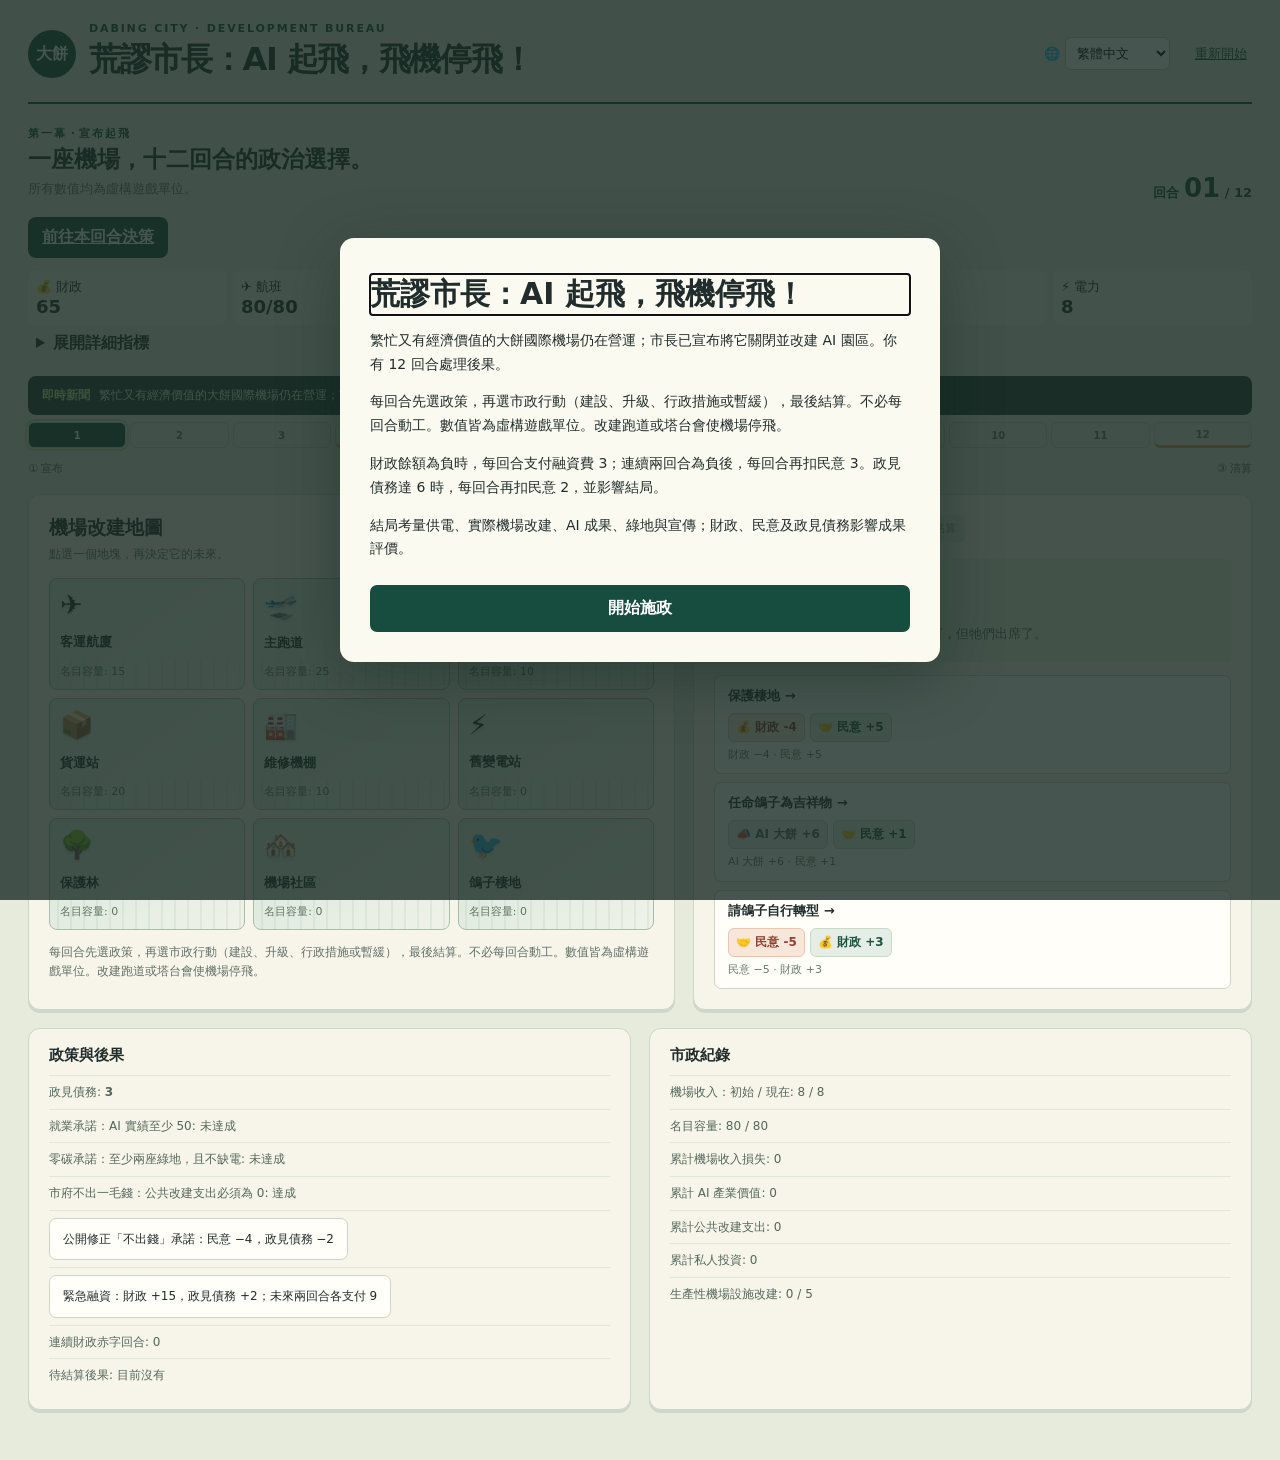
<file: 荒謬市長_v0.4.1.html>
<!DOCTYPE html>
<html lang="zh-Hant"><head><meta charset="utf-8"><meta name="viewport" content="width=device-width, initial-scale=1"><title>荒謬市長：AI 起飛，飛機停飛！</title><style>
:root{--ink:#202d2c;--muted:#61716a;--paper:#f7f4e9;--line:#d5ddce;--green:#174d3e;--lime:#d4e78c;--orange:#ed9d63;--red:#af4e3c}*{box-sizing:border-box}body{margin:0;background:#e6ebdc;color:var(--ink);font-family:system-ui,-apple-system,'Microsoft JhengHei',sans-serif}button{font:inherit;cursor:pointer}button:focus-visible{outline:3px solid #e18143;outline-offset:2px}.shell{max-width:1440px;margin:auto;padding:22px 28px 50px}.top{display:flex;justify-content:space-between;align-items:center;gap:20px;border-bottom:2px solid var(--green);padding-bottom:17px}.brand{display:flex;gap:13px;align-items:center}.seal{display:grid;place-items:center;width:48px;height:48px;flex:0 0 48px;line-height:1;font-size:16px;letter-spacing:-.02em;text-align:center;background:var(--green);color:#fff;border-radius:50%;font-weight:900}.eyebrow{font-size:11px;letter-spacing:.17em;font-weight:800;color:var(--green)}h1{font-size:clamp(22px,2.5vw,32px);letter-spacing:-.04em;margin:3px 0}h1 span{color:#7b9381;font-weight:500}.topright{text-align:right;font-size:13px;color:var(--muted)}.reset{border:0;background:none;color:var(--green);text-decoration:underline;padding:5px}.hero{display:flex;align-items:end;justify-content:space-between;gap:20px;padding:22px 0 14px}.hero h2{font-size:23px;margin:3px 0}.hero p{margin:5px 0;color:var(--muted);font-size:13px}.round{font-size:13px;font-weight:800;color:var(--green);white-space:nowrap}.round b{font-size:26px}.stats{display:grid;grid-template-columns:repeat(6,1fr);gap:8px}.stat{background:#f9fbf2;border:1px solid #d3ddcc;border-radius:9px;padding:12px}.stat small{font-size:12px;color:var(--muted);display:block}.stat strong{font-size:24px;display:block;margin:3px 0}.stat em{font-size:11px;font-style:normal;color:#78867a}.layout{display:grid;grid-template-columns:1.1fr .95fr;gap:18px;margin-top:18px}.panel{background:var(--paper);border:1px solid #ccd8c7;border-radius:12px;padding:20px;box-shadow:0 3px 0 #ced8c8}.panelhead{display:flex;justify-content:space-between;gap:10px;align-items:start}.panel h3{font-size:19px;margin:0}.panel p.sub{font-size:12px;color:var(--muted);margin:5px 0 15px}.badge{background:#dce9cb;color:#285440;border-radius:99px;font-size:11px;padding:5px 9px;font-weight:800;white-space:nowrap}.map{display:grid;grid-template-columns:repeat(3,1fr);gap:8px}.tile{min-height:112px;text-align:left;border:1px solid #b8cab5;border-radius:8px;background:#dfead6;padding:10px;color:var(--ink);display:flex;flex-direction:column;justify-content:space-between}.tile:hover,.tile.selected{border:2px solid var(--green);padding:9px;background:#d1e6c3}.tile .icon{font-size:25px}.tile strong{font-size:13px}.tile small{font-size:11px;color:#5e7266}.tile.built{background:#e3e8d4}.hint{margin:13px 0 0;font-size:12px;line-height:1.6;color:var(--muted)}.phase{display:flex;gap:6px;margin-bottom:17px}.phase span{font-size:11px;background:#e5eadf;color:#8a988c;padding:6px 9px;border-radius:4px}.phase .active{background:var(--green);color:white}.event{background:#e8efdd;border-left:4px solid #759e69;padding:16px;border-radius:3px}.event .tag{font-size:11px;letter-spacing:.12em;font-weight:bold;color:#55775a}.event h4{font-size:19px;margin:8px 0}.event p{font-size:13px;line-height:1.65;margin:0;color:#52675b}.choices{display:grid;gap:8px;margin-top:13px}.choice{background:#fffef8;border:1px solid #cad7c7;border-radius:7px;text-align:left;padding:11px 13px;color:var(--ink)}.choice:hover:not(:disabled){border-color:var(--green);background:#f0f6e7}.choice b,.choice small{display:block}.choice b{font-size:13px}.choice small{font-size:11px;color:#66796c;margin-top:4px;line-height:1.4}.choice:disabled{opacity:.45;cursor:not-allowed}.primary{border:0;background:var(--green);color:white;border-radius:7px;padding:13px 18px;font-weight:800;width:100%;margin-top:14px}.primary:hover:not(:disabled){background:#276853}.primary:disabled{opacity:.4;cursor:not-allowed}.lower{display:grid;grid-template-columns:1fr 1fr;gap:18px;margin-top:18px}.lower .panel{padding:17px 20px}.lower h3{font-size:15px}.list{padding:0;list-style:none;margin:10px 0 0}.list li{font-size:12px;color:#53685c;line-height:1.55;border-top:1px solid #e0e6da;padding:7px 0}.news{background:#243d36;color:#e9f1d9;border-radius:8px;margin-top:14px;padding:11px 14px;font-size:12px}.news b{color:#c8e891;margin-right:9px}.overlay{position:fixed;inset:0;background:#182b25cc;display:grid;place-items:center;padding:20px;z-index:2}.modal{max-width:600px;max-height:90vh;overflow:auto;background:#fbfaf0;border-radius:14px;padding:30px;box-shadow:0 15px 60px #10221b66}.modal h2{font-size:30px;margin:6px 0 12px}.modal p,.modal li{font-size:14px;line-height:1.7}.modal ul{padding-left:20px}.modal .primary{margin-top:10px}.result{background:#e7efdc;border-radius:8px;padding:15px;margin:15px 0}.result p{margin:3px 0}.muted{color:var(--muted)}@media(max-width:850px){.shell{padding:15px}.stats{grid-template-columns:repeat(3,1fr)}.layout{grid-template-columns:1fr}.lower{grid-template-columns:1fr}.tile{min-height:100px}.topright{display:none}}@media(max-width:480px){.stats{grid-template-columns:repeat(2,1fr)}.hero{align-items:start}.tile{min-height:90px}.tile .icon{font-size:20px}.panel{padding:15px}}

*{min-width:0}html,body{max-width:100%;overflow-x:hidden}.top{flex-wrap:wrap}.brand{min-width:0;flex:1 1 300px}.brand h1{overflow-wrap:anywhere}.lang{display:inline-flex;align-items:center;gap:5px;font-size:13px}.lang select{max-width:145px;padding:7px;border:1px solid #b8cab5;border-radius:6px;background:#fffef8}.topright{display:block}.stat small,.stat em,.choice,.tile,.modal,.news,.hint,.list li{overflow-wrap:anywhere;word-break:normal}.choice b,.choice small{white-space:normal}.layout,.lower{min-width:0}.map{min-width:0}.tile{width:100%}.modal{width:min(100%,600px);overflow-wrap:anywhere}.municipal-head{font-size:15px;margin:15px 0 7px;color:var(--green)}.action-tabs{display:grid;grid-template-columns:repeat(3,minmax(0,1fr));gap:5px;margin:10px 0 14px}.phase{flex-wrap:wrap}.phase span{white-space:normal}#action .action-tab{min-height:44px;overflow-wrap:anywhere;word-break:normal;line-height:1.35;background:#e6eddd;border:1px solid #bed1b8;border-radius:8px;color:#204336;padding:8px;font-weight:700;cursor:pointer}.action-tab.active{background:var(--green);color:#fff}.action-tab:focus-visible{outline:3px solid #e18143;outline-offset:2px}.audit{margin:15px 0;padding:12px;border-radius:9px;background:#edf3e5}.audit h3{margin:0 0 8px;font-size:17px}.audit-row{display:grid;grid-template-columns:1fr;gap:3px;border-top:1px solid #cadaC4;padding:10px 0;font-size:13px}.audit-row span{color:#53685c}.audit-row strong{color:#174d3e}.choice .forecast{color:#375a42;font-weight:600;font-size:12px}.forecast-help{margin-top:10px!important;font-weight:650;color:#375a42!important}.tile-name-short{display:none}@media(max-width:1100px){.tile-name-full{display:none}.tile-name-short{display:inline}.tile strong{overflow-wrap:normal;word-break:normal;hyphens:auto}}@media(min-width:851px) and (max-width:1100px){.layout>.panel:first-child{display:block;align-self:start}.layout>.panel:first-child .map{flex:none;grid-template-rows:repeat(3,minmax(110px,auto))}}@media(max-width:600px){.choice b{font-size:15px;line-height:1.4}.choice small{font-size:13px;line-height:1.55}.event p{font-size:14px}.hint,.panel p.sub{font-size:13px}.tile strong{font-size:13px;line-height:1.3}.tile small{font-size:12px;line-height:1.3}.tile{min-height:102px}.map{gap:7px}}@media(max-width:480px){.shell{padding:12px}.top{gap:8px}.brand{flex-basis:100%}.hero{flex-wrap:wrap;align-items:flex-start}.hero>div:first-child{flex:1 1 100%;width:100%;min-width:0}.hero .round{max-width:100%;white-space:normal;flex:0 1 auto}.layout,.lower{grid-template-columns:minmax(0,1fr)}.stats{grid-template-columns:repeat(2,minmax(0,1fr))}.map{grid-template-columns:repeat(3,minmax(0,1fr))}.tile{padding:6px}.tile.selected,.tile:hover{padding:5px}.modal{padding:20px}}

/* v0.4 visual-first layer: informative shapes always have a readable label */
.v04-metric{position:relative;min-height:94px;overflow:hidden}.v04-metric-head{display:flex;align-items:center;justify-content:space-between;gap:5px}.v04-metric-head .v04-icon{width:30px;height:30px;display:grid;place-items:center;border-radius:9px;background:#e0ebda;font-size:18px;flex:0 0 auto}.v04-metric strong{font-size:clamp(18px,2.25vw,27px)}.v04-meter{height:7px;background:#dbe5d9;border-radius:99px;overflow:hidden;margin:7px 0 2px}.v04-fill{height:100%;border-radius:99px;background:#337d63;transition:width .28s ease}.v04-fill.warn{background:#d68041}.v04-metric[data-key="hype"] .v04-fill{background:#8997a0}.v04-fill.danger{background:#bb5d4d}.v04-metric .v04-note{font-size:11px;color:#587064;margin-top:3px;line-height:1.35}.v04-timeline{display:grid;grid-template-columns:repeat(12,minmax(0,1fr));gap:4px;margin:7px 0 13px}.v04-step{height:26px;position:relative;display:grid;place-items:center;background:#e5e9de;border:1px solid #c5d2c4;border-radius:6px;color:#61736b;font-size:10px;font-weight:750}.v04-step.done{background:#bdd4b4;color:#244737}.v04-step.now{background:var(--green);color:white;outline:2px solid #c4d9a1;outline-offset:1px}.v04-step.milestone{border-bottom:3px solid #de9950}.v04-timeline-note{font-size:11px;display:flex;justify-content:space-between;gap:8px;color:#506557;margin-bottom:8px}.v04-city-map .tile{position:relative;isolation:isolate;overflow:hidden;min-height:112px;border-color:#a8bdaa;background:linear-gradient(145deg,#d6e9cb,#ecf3dd)}.v04-city-map .tile:before{content:'';position:absolute;inset:auto -10% 0;height:26%;background:repeating-linear-gradient(90deg,rgba(60,105,80,.07) 0 2px,transparent 2px 13px);pointer-events:none;z-index:-1}.v04-city-map .tile[data-type="original"]{background:linear-gradient(145deg,#d8e7da,#eff2e9)}.v04-city-map .tile[data-type="lab"]{background:linear-gradient(145deg,#d5e7f1,#f0f7fa)}.v04-city-map .tile[data-type="data"]{background:linear-gradient(145deg,#d4e3ef,#e3ecf6)}.v04-city-map .tile[data-type="show"]{background:linear-gradient(145deg,#f3dbbf,#f8efe3)}.v04-city-map .tile[data-type="power"]{background:linear-gradient(145deg,#e9e6c4,#f4f2db)}.v04-city-map .tile[data-type="park"]{background:linear-gradient(145deg,#b9e3b4,#e4f4d7)}.v04-city-map .tile[data-type="market"]{background:linear-gradient(145deg,#f0dcce,#f8ece6)}.v04-city-map .tile .icon{font-size:27px;filter:drop-shadow(0 2px 1px rgba(10,55,40,.15))}.v04-city-map .tile .v04-building-kind{display:block;position:absolute;right:5px;top:5px;font-weight:850;font-size:9px;border-radius:4px;padding:2px 4px;background:#fff9;color:#315746}.v04-city-map .tile .v04-lv{display:block;position:absolute;left:5px;top:5px;font-size:9px;color:#315746;background:#fff9;border-radius:4px;padding:2px 4px}.v04-city-map .tile.is-grounded{border-color:#b15b47;background:linear-gradient(140deg,#e3c5b9,#f4e1d7)}.v04-city-map .tile.is-blackout{box-shadow:inset 0 0 0 2px #b86346}.v04-city-map .tile.is-blackout .v04-building-kind{background:#a94c34;color:white}.v04-effect-row{display:flex;flex-wrap:wrap;gap:5px;margin:8px 0 5px}.v04-effect{font-size:12px;display:inline-flex;align-items:center;gap:4px;white-space:nowrap;padding:5px 7px;background:#e4eee6;border:1px solid #cadaC4;border-radius:6px;font-weight:750;color:#20533f}.v04-effect.negative{background:#f7e6da;border-color:#ecc4af;color:#923f32}.v04-effect.neutral{background:#e8ebea;color:#52635b}.v04-effect.later{background:#f4edd5;color:#765823}.v04-choice-detail{font-size:11px;color:#62776e}.v04-choice-detail summary{cursor:pointer;padding:5px 0;text-decoration:underline;text-underline-offset:2px}.v04-event-visual{display:flex;align-items:center;gap:10px}.v04-event-visual .scene-emoji{font-size:36px;background:#e4eee4;min-width:56px;height:56px;display:grid;place-items:center;border-radius:12px}.v04-event-visual h4{margin:0 0 5px}.v04-event-visual p{margin:0!important}.v04-icon-legend{display:flex;flex-wrap:wrap;gap:9px;font-size:11px;color:#53675e;margin-top:9px}.v04-end-illustration{display:flex;align-items:center;gap:14px;border-radius:13px;padding:12px;background:#e5eeda;margin-bottom:11px}.v04-end-illustration .scene-emoji{font-size:52px}.v04-end-illustration h2{margin:0;font-size:clamp(19px,3vw,29px)}.v04-details{font-size:12px;color:#576b60}.v04-details summary{cursor:pointer;text-decoration:underline;padding:9px 0}.v04-stats-minimal{font-size:12px;line-height:1.5}.v04-compact-stat{display:grid;grid-template-columns:1fr auto;gap:6px;padding:5px 0;border-bottom:1px solid #d1dccf}.v04-compact-stat b{font-size:14px}.v04-compare{display:grid;grid-template-columns:1fr 1fr;gap:8px}.v04-compare>div{background:#e3eddf;padding:9px;border-radius:9px}.v04-compare strong{display:block;font-size:22px}.v04-map-help{font-size:12px;line-height:1.5}
@media(max-width:600px){.v04-timeline{gap:2px}.v04-step{font-size:9px;height:24px}.v04-metric{min-height:86px}.v04-city-map .tile{min-height:106px}.v04-city-map .tile .icon{font-size:25px}.v04-effect{font-size:11px}.v04-event-visual .scene-emoji{font-size:29px;min-width:44px;height:44px}.v04-end-illustration .scene-emoji{font-size:42px}}
@media(prefers-reduced-motion:reduce){.v04-fill{transition:none!important}}

/* v0.4.1: compact overview and independent disclosure controls */
.v041-jump { display:inline-block; margin: 0 0 12px; padding:10px 14px; border-radius:8px; background:#174d3e; color:white; font-weight:700; }
.v041-jump:focus-visible, summary:focus-visible { outline:3px solid #e18143; outline-offset:3px }
.v041-metrics { margin-bottom:14px } .v041-metrics summary { cursor:pointer; padding:8px; font-weight:700 }
.v041-brief { display:grid; grid-template-columns:repeat(6,minmax(0,1fr)); gap:6px }
.v041-brief div { background:#edf3e5; border-radius:8px; padding:8px; font-size:13px }
.v041-brief strong { display:block; font-size:18px } .v041-metrics .stats { margin-top:8px }
.v041-card { margin-bottom:8px } .v041-card > button { width:100% } .v041-card details { padding:0 10px 6px; color:#375a42; font-size:13px } .v041-card summary { cursor:pointer; min-height:44px; padding:10px 0; line-height:1.5; text-decoration:underline } .v041-card details[open] summary { margin-bottom:8px } .v041-card details small { font-size:13px; line-height:1.5; margin:8px 0 }
@media(max-width:600px) { .v041-brief {grid-template-columns:repeat(3,minmax(0,1fr))} }
</style></head><body><main class="shell"><header class="top"><div class="brand"><div class="seal">大餅<br>市府</div><div><div class="eyebrow">DABING CITY · DEVELOPMENT BUREAU</div><h1>荒謬市長 <span>／ AI 起飛，飛機停飛！</span></h1></div></div><div class="topright">大餅國際機場改建計畫<br><button class="reset" id="reset">重新開始</button></div></header><section class="hero"><div><div class="eyebrow">THE FUTURE IS BOARDING</div><h2>歡迎登上未來航班。</h2><p>一座繁忙的機場，一個已經宣布的決定，還有十二回合可以解釋。</p></div><div class="round">任期進度 <b id="round">01</b> / 12</div></section><a href="#action" class="v041-jump" id="v041-jump"></a><div class="v041-brief" id="v041-brief"></div><details class="v041-metrics" id="v041-metrics"><summary id="v041-summary"></summary><section class="stats" id="stats" aria-label="城市指標"></section></details><div class="news"><b>即時新聞 / NEWS</b><span id="news"></span></div><div id="v04-timeline" aria-label="12 rounds"></div><div class="layout"><section class="panel"><div class="panelhead"><div><h3>機場改建地圖</h3><p class="sub">點選一個地塊，再決定它的未來。</p></div><span class="badge">3 × 3 開發區</span></div><div class="map" id="map"></div><p class="hint" id="maphint"></p></section><section class="panel"><div class="phase" id="phases"></div><div id="action" tabindex="-1"></div></section></div><div class="lower"><section class="panel"><h3>📋 政見與未爆彈</h3><ul class="list" id="promises"></ul></section><section class="panel"><h3>🗞 市政紀錄</h3><ul class="list" id="log"></ul></section></div></main><div id="modal"></div>
<script>
'use strict';
const KEY='absurd-mayor-v1';
const initialTiles=[['✈️','客運航廈',15],['🛫','主跑道',25],['🗼','航空塔台',10],['📦','貨運站',20],['🏭','維修機棚',10],['⚡','舊變電站',0],['🌳','保護林',0],['🏘️','機場社區',0],['🐦','鴿子棲地',0]];
// Income and throughput are deliberately tied to remaining airport tiles.
const builds={lab:{icon:'🧪',name:'AI 孵化中心',cost:18,power:2,ai:4,hype:3,desc:'花費 18；每回合實績 +4、用電 +2'},data:{icon:'🖥️',name:'資料中心',cost:22,power:4,ai:6,hype:4,desc:'花費 22；每回合實績 +6、用電 +4'},show:{icon:'🎪',name:'AI 展示館',cost:10,power:1,ai:0,hype:12,desc:'花費 10；大餅 +12、每回合用電 +1'},power:{icon:'⚡',name:'電力設施',cost:14,power:-5,ai:0,hype:1,desc:'花費 14；供電 +5，民意 −3'},park:{icon:'🌿',name:'綠地保護區',cost:6,power:0,ai:0,hype:1,desc:'花費 6；民意 +5，鳥類得以棲息'},market:{icon:'🏪',name:'轉型商業區',cost:12,power:1,ai:1,hype:2,desc:'花費 12；每回合財政 +3、實績 +1、用電 +1'}};
const cards=[
 ['航空公司拒絕撤離','「載客率九成，為什麼要關閉？」航空公司希望合約至少得到尊重。',[['強制清場','民意 −8；兩回合後賠償 12', {pop:-8},[2,{money:-12},'航空公司勝訴：市府支付賠償 12']],['補償並分階段遷離','財政 −10，民意 +3',{money:-10,pop:3}],['宣布完成歷史使命','大餅 +8，政見債務 +2',{hype:8,debt:2}]]],
 ['AI 巨頭的投資計畫','企業承諾投資 500 億，但希望土地、電力和稅都由市府贊助。',[['簽下免費電力協議','財政 +12、大餅 +12；三回合後財政 −18',{money:12,hype:12,debt:1},[3,{money:-18},'免費電力帳單送達：財政 −18']],['要求共同投資','財政 −5、實績 +6',{money:-5,ai:6}],['先舉辦簽約儀式','大餅 +10、債務 +2',{hype:10,debt:2}]]],
 ['物流業的最後一班貨機','出口商要求清楚的替代方案；一份 AI 預測報告無法載貨。',[['設轉運補助','財政 −8，民意 +4',{money:-8,pop:4}],['用 AI 預測貨運需求','大餅 +8；兩回合後財政 −10',{hype:8},[2,{money:-10},'物流外移，稅收減少：財政 −10']],['公開承認轉型成本','民意 −2，政見債務 −2',{pop:-2,debt:-2}]]],
 ['零碳開幕倒數','顧問說，將燃氣發電塗成綠色可以節省很多時間。',[['投資節能','財政 −8，實績 +4',{money:-8,ai:4}],['採購綠色油漆','大餅 +9、債務 +2',{hype:9,debt:2}],['修正零碳時程','民意 −3、債務 −2',{pop:-3,debt:-2}]]],
 ['一萬個 AI 工作','記者追問：那一萬個高薪工作到底在哪裡？發言人先更正了數字。',[['補助人才培訓','財政 −8，實績 +5',{money:-8,ai:5}],['把參觀人次算成工作','大餅 +10、債務 +2',{hype:10,debt:2}],['公布可稽核目標','民意 −2、債務 −2',{pop:-2,debt:-2}]]],
 ['跑道上的夜市','居民建議在跑道舉辦夜市，攤商要求每個攤位配一個 AI 顧問。',[['批准夜市','財政 +5，民意 +4',{money:5,pop:4}],['改名智慧夜市','大餅 +7，財政 −3',{hype:7,money:-3}],['拒絕商業活動','民意 −3，債務 −1',{pop:-3,debt:-1}]]],
 ['中央補助的附帶條件','中央提供一筆開幕補助，附帶一個用很小字寫的期限。',[['收下補助','財政 +14；兩回合後民意 −6',{money:14},[2,{pop:-6},'中央驗收未過：民意 −6']],['申請務實方案','財政 +5，債務 −1',{money:5,debt:-1}],['召開感謝記者會','大餅 +7',{hype:7}]]],
 ['機場員工的未來','三千名員工希望知道，轉型計畫裡是否有他們的位置。',[['提供轉職培訓','財政 −7，民意 +5，實績 +2',{money:-7,pop:5,ai:2}],['發放 AI 貼紙','大餅 +6，民意 −3',{hype:6,pop:-3}],['延後協商','財政 +3；兩回合後民意 −7',{money:3},[2,{pop:-7},'員工集體抗議：民意 −7']]]],
 ['AI 顧問交付報告','報告封面很精美，內文只有「建議採用 AI」。',[['退貨並公開報告','財政 +3，民意 +3，債務 −1',{money:3,pop:3,debt:-1}],['追加顧問費','財政 −6，大餅 +8',{money:-6,hype:8}],['用報告訓練報告','實績 +2，大餅 +3',{ai:2,hype:3}]]],
 ['鴿子保護協會','鴿子在公聽會上沒有發言，但牠們出席了。',[['保護棲地','財政 −4，民意 +5',{money:-4,pop:5}],['任命鴿子為吉祥物','大餅 +6，民意 +1',{hype:6,pop:1}],['請鴿子自行轉型','民意 −5，財政 +3',{pop:-5,money:3}]]],
 ['投資人的簡報','投資人要求看實際成果，公關部門準備了 480 張投影片。',[['展示真實進度','實績 +4、債務 −1',{ai:4,debt:-1}],['增加轉場動畫','財政 −3，大餅 +10',{money:-3,hype:10}],['先提供午餐','財政 −5，民意 +3',{money:-5,pop:3}]]],
 ['電價聽證會','資料中心想要便宜的電；居民想要家裡的電。',[['補貼電費','財政 −7，民意 +2',{money:-7,pop:2}],['簽長期優惠','大餅 +7；三回合後財政 −12',{hype:7,debt:1},[3,{money:-12},'優惠電價差額到期：財政 −12']],['取消優惠','民意 +2，大餅 −4',{pop:2,hype:-4}]]],
 ['國際論壇邀請','主辦方邀請市長分享「如何打造世界第一」，並請市府支付演講費。',[['派研究團隊分享','財政 −5，實績 +4',{money:-5,ai:4}],['市長親自宣布第一','財政 −4，大餅 +9、債務 +1',{money:-4,hype:9,debt:1}],['遠端出席','民意 +2，財政 +2',{pop:2,money:2}]]],
 ['招商廣告上線','廣告中的園區有飛車、太空港和一座目前不存在的山。',[['標註示意畫面','大餅 +3、債務 −1',{hype:3,debt:-1}],['再買黃金時段','財政 −5，大餅 +11',{money:-5,hype:11,debt:1}],['改拍現場紀錄','民意 +3，實績 +2',{pop:3,ai:2}]]],
 ['市議會要求預算說明','議員問「政府一毛錢都不用出」是指哪一個政府。',[['公開財務報告','民意 +3，債務 −2',{pop:3,debt:-2}],['成立說明委員會','財政 −4，大餅 +5',{money:-4,hype:5}],['回答：未來會證明','大餅 +6、債務 +2',{hype:6,debt:2}]]]
];
function fresh(){return {turn:1,phase:'policy',money:65,pop:60,ai:0,hype:10,debt:3,tiles:initialTiles.map(([icon,name,traffic])=>({icon,name,traffic,type:'original'})),queue:[],order:shuffle([...cards.keys()]),selected:null,news:'《大餅日報》：市長宣布關閉繁忙機場，打造世界級 AI 園區。',log:['市長已宣布關閉機場；過渡期間設施仍能營運。'],last:'',finished:false}};
function shuffle(a){for(let i=a.length-1;i>0;i--){const j=Math.floor(Math.random()*(i+1));[a[i],a[j]]=[a[j],a[i]]}return a}
let s=fresh();
const $=id=>document.getElementById(id);function save(){}function clamp(){s.pop=Math.max(0,Math.min(100,s.pop));s.debt=Math.max(0,s.debt);s.hype=Math.max(0,s.hype);s.ai=Math.max(0,s.ai)}
function change(o){for(const [k,v] of Object.entries(o))s[k]+=v;clamp()}function addlog(t){s.log.unshift('第 '+s.turn+' 回合｜'+t);s.log=s.log.slice(0,8)}
function totals(){let traffic=s.tiles.reduce((n,t)=>n+t.traffic,0), supply=5, demand=0, ai=0, income=0;for(const t of s.tiles){if(t.type==='power')supply+=5;if(t.type==='original'&&t.name==='舊變電站')supply+=3;if(builds[t.type]){let b=builds[t.type];demand+=Math.max(0,b.power);ai+=b.ai;if(t.type==='market')income+=3}}return {traffic,supply,demand,ai,income,airportIncome:Math.floor(traffic/10)}}
function render(){clamp();let t=totals();$('round').textContent=String(Math.min(s.turn,12)).padStart(2,'0');$('news').textContent=s.news;let vals=[['財政',s.money,'每回合機場收入 +'+t.airportIncome+'；初始 +8'],['機場吞吐量',t.traffic,'原始 80；拆除即永久損失'],['民意',s.pop,'0–100；過低將影響結局'],['AI 實績',s.ai,'目前每回合潛在 +'+t.ai],['AI 大餅',s.hype,'宣傳不等於真正成果'],['電力餘裕',t.supply-t.demand,'供電 '+t.supply+' / 需求 '+t.demand]];$('stats').innerHTML=vals.map(([a,b,c])=>`<div class="stat"><small>${a}</small><strong>${b}</strong><em>${c}</em></div>`).join('');$('map').innerHTML=s.tiles.map((x,i)=>`<button class="tile ${x.type!=='original'?'built':''} ${s.selected===i?'selected':''}" data-tile="${i}" aria-pressed="${s.selected===i}"><span class="icon">${x.icon}</span><strong>${x.name}</strong><small>${x.traffic?'吞吐量 '+x.traffic:x.type==='original'?'原有設施':'已改造'}</small></button>`).join('');$('maphint').textContent=s.phase==='build'?'請選擇任一地塊。也可維護原設施，以履行每回合的地塊行動。':'機場仍在過渡營運；每損失 10 吞吐量，長期每回合收入減少 1。';$('phases').innerHTML=['政策決策','地塊改造','回合結算'].map((x,i)=>`<span class="${['policy','build','settle'][i]===s.phase?'active':''}">0${i+1} ${x}</span>`).join('');
let card=cards[s.order[(s.turn-1)%cards.length]];if(s.phase==='policy'){$('action').innerHTML=`<div class="event"><div class="tag">今日政策事件 / POLICY ${String(s.turn).padStart(2,'0')}</div><h4>${card[0]}</h4><p>${card[1]}</p></div><div class="choices">${card[2].map((c,i)=>`<button class="choice" data-policy="${i}"><b>${c[0]} →</b><small>${c[1]}</small></button>`).join('')}</div>`}else if(s.phase==='build'){let tile=s.selected===null?null:s.tiles[s.selected];$('action').innerHTML=`<div class="event"><div class="tag">園區建設 / DEVELOPMENT</div><h4>${tile?'改造「'+tile.name+'」':'選擇一個地塊'}</h4><p>${tile?'拆除會失去此格原有的吞吐量。建築可被替換，但不退還成本。':'請先點選左側地圖。保留與維護也是一種地塊行動。'}</p></div>${tile?`<div class="choices"><button class="choice" data-build="maintain"><b>維護現有設施 →</b><small>花費 2；保留地塊與目前的產出</small></button>${Object.entries(builds).map(([k,b])=>`<button class="choice" data-build="${k}"><b>${b.icon} ${b.name} →</b><small>${b.desc}${tile.traffic?'；失去吞吐量 '+tile.traffic:''}</small></button>`).join('')}</div>`:''}`}else{$('action').innerHTML=`<div class="event"><div class="tag">回合結算 / SETTLEMENT</div><h4>準備好面對數字了嗎？</h4><p>本回合預計機場收入 +${t.airportIncome}、商業收入 +${t.income}、基本支出 −4。${t.demand>t.supply?'電力不足，AI 建築產出減半且民意 −3。':'供電足夠，AI 建築正常運作。'}</p></div><button class="primary" id="settle">結算第 ${s.turn} 回合 →</button>`}
$('promises').innerHTML=[`<b>政見債務 ${s.debt}</b>：每回合 ≥ 6 時民意 −2；結局將檢驗承諾。`,`高薪工作：AI 實績達 50 ${s.ai>=50?'✓':'（目前 '+s.ai+'）'}`,`零碳園區：至少 2 座綠地，且電力不短缺 ${s.tiles.filter(x=>x.type==='park').length>=2&&t.demand<=t.supply?'✓':''}`,`市府不出錢：結局時財政至少 65 ${s.money>=65?'（目前達標）':'（目前未達標）'}`,...(s.queue.length?s.queue.map(q=>`第 ${q.due} 回合結算：${q.text}`):['目前沒有已知的延遲後果。'])].map(x=>'<li>'+x+'</li>').join('');$('log').innerHTML=s.log.map(x=>'<li>'+x+'</li>').join('');save();if(s.finished)ending()}
function policy(i){if(s.phase!=='policy')return;let c=cards[s.order[s.turn-1]][2][i];change(c[2]);if(c[3])s.queue.push({due:s.turn+c[3][0],effect:c[3][1],text:c[3][2]});s.news='《市民之聲》：'+c[0]+'；市府表示一切都在計畫之中。';addlog('政策：'+c[0]+'。');s.phase='build';render()}
function build(k){if(s.phase!=='build'||s.selected===null)return;let tile=s.tiles[s.selected];if(k==='maintain'){s.money-=2;addlog('維護'+tile.name+'，財政 −2。')}else{let b=builds[k],lost=tile.traffic;s.money-=b.cost;s.hype+=b.hype;if(k==='power')s.pop-=3;if(k==='park')s.pop+=5;if(tile.type==='original'&&['保護林','機場社區','鴿子棲地'].includes(tile.name)&&k!=='park')s.pop-=3;s.tiles[s.selected]={icon:b.icon,name:b.name,traffic:0,type:k};addlog('在'+tile.name+'興建'+b.name+'，失去吞吐量 '+lost+'。')}s.phase='settle';s.selected=null;render()}
function settle(){if(s.phase!=='settle')return;let t=totals(),short=t.demand>t.supply,produced=short?Math.floor(t.ai/2):t.ai;change({money:t.airportIncome+t.income-4,ai:produced,pop:(short?-3:0)+(s.debt>=6?-2:0)});let due=s.queue.filter(q=>q.due===s.turn);for(let q of due){change(q.effect);addlog('延遲後果：'+q.text)}s.queue=s.queue.filter(q=>q.due>s.turn);s.last=`機場收入 +${t.airportIncome}、商業收入 +${t.income}、支出 −4；AI 實績 +${produced}${short?'（供電不足）':''}。`;addlog(s.last);if(s.turn===12){s.finished=true;s.phase='done'}else{s.turn++;s.phase='policy';s.news=short?'《科技觀察》：園區停電，官方稱這是「離線智慧」。':'《大餅日報》：轉型持續進行，機場的未來已經登機。'}render()}
function ending(){let t=totals(),parks=s.tiles.filter(x=>x.type==='park').length,kind,desc;if(t.demand>t.supply){kind='全球最大暖氣機';desc='資料中心排成一列，電表跑得比飛機還快。園區的主要產出是熱量。'}else if(s.ai>=50&&s.money>=0&&s.pop>=35){kind='AI 奇蹟・新矽谷';desc='園區終於交出了真實成果。舊機場的損失依然存在，但新產業確實站穩了腳步。'}else if(parks>=3){kind='鴿子共和國';desc='公聽會的常客終於獲勝。市府宣布這是全球第一座鳥類主導的智慧園區。'}else if(s.hype>=45&&s.hype>s.ai*1.3){kind='PPT 科技城';desc='園區的投影片產量世界第一。至於真正的企業，招商簡報說「即將進駐」。'}else{kind='全球第一座沒有飛機的航空城';desc='機場被改造，AI 成果仍不足以補上缺口。市府開始研究重建跑道的可能性。'}let met=[s.ai>=50,parks>=2&&t.demand<=t.supply,s.money>=65].filter(Boolean).length;$('modal').innerHTML=`<div class="overlay"><section class="modal" role="dialog" aria-modal="true" aria-labelledby="endtitle"><div class="eyebrow">任期結束 / FINAL REPORT</div><h2 id="endtitle">${kind}</h2><p>${desc}</p><div class="result"><p><b>任期成績</b>　財政 ${s.money}　民意 ${s.pop}　AI 實績 ${s.ai}　大餅 ${s.hype}</p><p>機場吞吐量 ${t.traffic} / 80，機場每回合收入 ${t.airportIncome} / 8。</p><p>競選承諾達成 ${met} / 3；政見債務 ${s.debt}。${s.queue.length?'尚有 '+s.queue.length+' 件延遲後果留給下一任。':''}</p></div><p class="muted">結局依序檢查供電、AI 成果、綠地與宣傳；其餘情況為航空城結局。</p><button class="primary" id="restartEnd">再當一次市長 →</button></section></div>`}
function intro(){$('modal').innerHTML=`<div class="overlay"><section class="modal" role="dialog" aria-modal="true" aria-labelledby="introtitle"><div class="eyebrow">大餅市政府 · 新任市長簡報</div><h2 id="introtitle">飛機還在飛，<br>市長已經宣布關閉。</h2><p>大餅國際機場原本繁忙而且賺錢。市長參加科技論壇後，決定將它改建為全球第一的 AI 園區。政策已經宣布；你有 12 回合處理後果。</p><ul><li>每回合先選一張政策選項，再選地塊建設或維護，最後結算。</li><li>機場設施在過渡期仍帶來收入；改建會永久損失吞吐量與未來收入。</li><li>電力不足會使 AI 每回合產出減半；高政見債務會侵蝕民意。</li><li>財政可以為負，遊戲固定進行 12 回合。畫面會在此瀏覽器自動存檔。</li></ul><button class="primary" id="start">開始施政 →</button></section></div>`}
document.addEventListener('click',e=>{let b=e.target.closest('button');if(!b)return;if(b.dataset.tile!==undefined&&s.phase==='build'){s.selected=Number(b.dataset.tile);render()}if(b.dataset.policy!==undefined)policy(Number(b.dataset.policy));if(b.dataset.build)build(b.dataset.build);if(b.id==='settle')settle();if(b.id==='start')$('modal').innerHTML='';if(b.id==='restartEnd'){s=fresh();$('modal').innerHTML='';render();intro()}if(b.id==='reset'&&confirm(({zh:'確定重新開始？目前進度將被清除。',en:'Restart? Your current progress will be cleared.',fr:'Recommencer ? Votre progression actuelle sera effacée.',nl:'Opnieuw beginnen? Je huidige voortgang wordt gewist.'})[locale])){s=fresh();$('modal').innerHTML='';render();intro()}});/* Legacy v0.1 startup disabled in v0.2; v0.2 owns rendering and resume dialogs. */
</script><script>
// Interface translations are presentation-only; the game state and saved games stay language-neutral.
const languages={zh:'繁體中文',en:'English',fr:'Français',nl:'Nederlands'};
const dictionaries={en:{},fr:{},nl:{}};
function tr(source,en,fr,nl){dictionaries.en[source]=en;dictionaries.fr[source]=fr;dictionaries.nl[source]=nl}
const eventTranslations=[
[['Airlines refuse to leave','Airlines demand respect for their contracts.','Force them out','Compensate and phase out','Declare their mission complete'],['Les compagnies refusent de partir','Elles demandent le respect de leurs contrats.','Expulser de force','Indemniser et partir progressivement','Déclarer leur mission accomplie'],['Luchtvaartmaatschappijen weigeren te vertrekken','Ze eisen respect voor hun contracten.','Gedwongen ontruimen','Compenseren en gefaseerd vertrekken','Hun missie voltooid verklaren']],
[['An AI giant’s investment','The company wants free land, power and taxes.','Sign the free-power deal','Demand joint investment','Hold a signing ceremony'],['Le projet d’un géant de l’IA','L’entreprise réclame un terrain et de l’électricité gratuits, ainsi que des exonérations fiscales.','Signer pour l’électricité gratuite','Exiger un investissement partagé','Organiser une cérémonie'],['Investeringsplan van een AI-reus','Het bedrijf wil gratis grond, stroom en belastingvrijstelling.','Gratis stroom toezeggen','Gezamenlijke investering eisen','Een ondertekening vieren']],
[['The last cargo flight','Exporters need a real alternative; an AI forecast cannot carry cargo.','Fund a transfer subsidy','Predict demand with AI','Admit the transition costs'],['Le dernier vol cargo','Les exportateurs ont besoin d’une vraie solution : une prévision ne transporte rien.','Subventionner le transfert','Prévoir la demande avec l’IA','Reconnaître les coûts'],['De laatste vrachtvlucht','Exporteurs hebben een alternatief nodig; een AI-prognose vervoert niets.','Overslag subsidiëren','Vraag voorspellen met AI','Transitiekosten erkennen']],
[['Countdown to net zero','An adviser suggests painting gas power green.','Invest in efficiency','Buy green paint','Revise the net-zero schedule'],['Compte à rebours zéro carbone','Un conseiller propose de peindre le gaz en vert.','Investir dans l’efficacité','Acheter de la peinture verte','Revoir le calendrier'],['Aftellen naar klimaatneutraal','Een adviseur wil gasstroom groen verven.','Investeren in efficiëntie','Groene verf kopen','Planning aanpassen']],
[['Ten thousand AI jobs','Reporters ask where the promised high-paid jobs are.','Fund training','Count visitors as jobs','Publish auditable targets'],['Dix mille emplois IA','Les journalistes cherchent les emplois bien payés promis.','Financer la formation','Compter les visiteurs comme emplois','Publier des objectifs vérifiables'],['Tienduizend AI-banen','Journalisten zoeken de beloofde goedbetaalde banen.','Opleiding subsidiëren','Bezoekers als banen tellen','Controleerbare doelen publiceren']],
[['A runway night market','Residents propose a night market with an AI adviser at every stall.','Approve the market','Call it a smart market','Reject commercial activity'],['Un marché nocturne sur la piste','Les habitants proposent un marché avec un conseiller IA par stand.','Approuver le marché','Le nommer marché intelligent','Refuser les activités'],['Nachtmarkt op de startbaan','Bewoners willen een markt met bij elke kraam een AI-adviseur.','Markt goedkeuren','Slimme markt noemen','Handel weigeren']],
[['The strings on central funding','A grant comes with a deadline written in very small print.','Accept the grant','Apply for a practical plan','Hold a thank-you press conference'],['Les conditions de la subvention','La subvention cache une échéance en tout petits caractères.','Accepter la subvention','Proposer un plan réaliste','Tenir une conférence de remerciement'],['Voorwaarden van de subsidie','De subsidie bevat een deadline in heel kleine letters.','Subsidie aannemen','Realistisch plan indienen','Bedankpersconferentie houden']],
[['Airport workers’ future','Three thousand workers ask whether the transition includes them.','Offer retraining','Hand out AI stickers','Postpone talks'],['L’avenir des employés','Trois mille employés demandent leur place dans la transition.','Proposer une reconversion','Distribuer des autocollants IA','Reporter les négociations'],['De toekomst van luchthavenpersoneel','Drieduizend werknemers vragen naar hun plek in de transitie.','Omscholing aanbieden','AI-stickers uitdelen','Overleg uitstellen']],
[['The AI consultant’s report','A beautiful cover surrounds the advice: “Use AI.”','Return and publish it','Pay an extra fee','Use it to train reports'],['Le rapport du consultant IA','Une belle couverture entoure le conseil : « Utilisez l’IA. »','Le rendre et le publier','Payer davantage','Entraîner des rapports'],['Het rapport van de AI-adviseur','Een fraaie kaft met het advies: “Gebruik AI.”','Terugsturen en publiceren','Extra vergoeding betalen','Rapporten ermee trainen']],
[['The pigeon protection society','The pigeons did not speak at the hearing, but they attended.','Protect the habitat','Make the pigeon a mascot','Ask pigeons to retrain'],['L’association de protection des pigeons','Les pigeons n’ont pas parlé à l’audience, mais ils étaient présents.','Protéger l’habitat','Nommer le pigeon mascotte','Demander aux pigeons de se reconvertir'],['De duivenbescherming','De duiven spraken niet tijdens de hoorzitting, maar waren aanwezig.','Leefgebied beschermen','Duif tot mascotte benoemen','Duiven laten omscholen']],
[['The investor presentation','Investors request results; PR has prepared 480 slides.','Show real progress','Add slide transitions','Offer lunch first'],['La présentation aux investisseurs','Les investisseurs veulent des résultats ; la communication a préparé 480 diapositives.','Montrer les vrais progrès','Ajouter des transitions','Offrir le déjeuner'],['De investeerderspresentatie','Investeerders willen resultaat; communicatie heeft 480 slides.','Echte voortgang tonen','Meer overgangen toevoegen','Eerst lunch aanbieden']],
[['Electricity price hearing','Data centres want cheap power; residents want power at home.','Subsidise electricity','Sign a long-term discount','Cancel the discount'],['Audition publique sur le prix de l’électricité','Les centres veulent du courant bon marché ; les habitants veulent du courant.','Subventionner le courant','Signer un accord de réduction à long terme','Annuler la remise'],['Hoorzitting over stroomprijzen','Datacenters willen goedkope stroom; bewoners willen stroom thuis.','Stroom subsidiëren','Een langdurig kortingscontract sluiten','Korting schrappen']],
[['International forum invitation','The mayor is invited to explain being number one—at the city’s expense.','Send the research team','Declare the city number one','Attend remotely'],['Invitation à un forum international','Le maire est invité à expliquer sa première place, aux frais de la ville.','Envoyer les chercheurs','Déclarer la ville numéro un','Participer à distance'],['Uitnodiging voor internationaal forum','De burgemeester mag op stadskosten uitleggen hoe je nummer één wordt.','Onderzoekers sturen','Stad tot nummer één uitroepen','Online deelnemen']],
[['The investment advert','The advert shows flying cars, a spaceport and a nonexistent mountain.','Label it as an illustration','Buy prime-time airtime','Film the actual site'],['La publicité de recrutement','La publicité montre voitures volantes, spatioport et montagne imaginaire.','Préciser que c’est une illustration','Acheter un créneau en heure de grande écoute','Filmer le site réel'],['De investeringsreclame','De reclame toont vliegende auto’s, een ruimtehaven en een verzonnen berg.','Als illustratie aanduiden','Zendtijd op prime time kopen','De echte locatie filmen']],
[['Council demands a budget explanation','Councillors ask which government pays “not a penny”.','Publish the financial report','Create an explanation committee','Say the future will prove it'],['Le conseil exige des explications','Les élus demandent quel gouvernement ne paiera « pas un sou ».','Publier le rapport financier','Créer une commission','Dire que l’avenir le prouvera'],['Gemeenteraad eist begrotingsuitleg','Raadsleden vragen welke overheid “geen cent” betaalt.','Financieel verslag publiceren','Uitlegcommissie oprichten','Zeggen dat de toekomst het bewijst']]];
cards.forEach((c,i)=>{let e=eventTranslations[i];tr(c[0],e[0][0],e[1][0],e[2][0]);tr(c[1],e[0][1],e[1][1],e[2][1]);c[2].forEach((o,j)=>tr(o[0],e[0][j+2],e[1][j+2],e[2][j+2]))});
const rows=[
['荒謬市長','Absurd Mayor','Maire absurde','Absurd Burgemeester'],['AI 起飛，飛機停飛！','AI takes off, planes grounded!','L’IA décolle, les avions restent au sol !','AI stijgt op, vliegtuigen blijven aan de grond!'],['大餅','DABING','DABING','DABING'],['市府','CITY','VILLE','STAD'],['大餅國際機場改建計畫','Dabing International Airport redevelopment','Réaménagement de l’aéroport international de Dabing','Herontwikkeling van internationale luchthaven Dabing'],['重新開始','Restart','Recommencer','Opnieuw beginnen'],['歡迎登上未來航班。','Welcome aboard the future.','Bienvenue à bord du futur.','Welkom aan boord van de toekomst.'],['一座繁忙的機場，一個已經宣布的決定，還有十二回合可以解釋。','A busy airport, an announced decision, and twelve turns to explain it.','Un aéroport animé, une décision annoncée et douze tours pour l’expliquer.','Een drukke luchthaven, een aangekondigd besluit en twaalf rondes om het uit te leggen.'],['任期進度','Term','Mandat','Ambtstermijn'],['財政','Budget','Budget','Begroting'],['機場吞吐量','Airport traffic','Trafic aérien','Luchthavenverkeer'],['民意','Public support','Soutien public','Publieke steun'],['AI 實績','AI results','Résultats IA','AI-resultaat'],['AI 大餅','AI hype','Promesses IA','AI-hype'],['電力餘裕','Power surplus','Marge électrique','Stroomoverschot'],['每回合機場收入','Airport income per turn','Revenu aérien par tour','Luchthaveninkomsten per ronde'],['初始','initial','initial','aanvankelijk'],['原始 80；拆除即永久損失','Starts at 80; demolition is permanent','Initialement 80 ; démolition définitive','Begint op 80; sloop is permanent'],['0–100；過低將影響結局','0–100; low support affects the ending','0–100 ; un faible soutien affecte la fin','0–100; weinig steun beïnvloedt het einde'],['目前每回合潛在','Potential per turn','Potentiel par tour','Potentieel per ronde'],['宣傳不等於真正成果','Publicity is not results','La publicité n’est pas un résultat','Publiciteit is geen resultaat'],['供電','Supply','Production','Aanbod'],['需求','demand','demande','vraag'],['即時新聞 / NEWS','NEWS','ACTUALITÉS','NIEUWS'],['機場改建地圖','Airport redevelopment map','Plan de reconversion','Herontwikkelingskaart'],['點選一個地塊，再決定它的未來。','Select a plot and decide its future.','Choisissez une parcelle et décidez de son avenir.','Kies een perceel en bepaal de toekomst.'],['開發區','development area','zone de développement','ontwikkelingsgebied'],['政策決策','Policy','Politique','Beleid'],['地塊改造','Construction','Construction','Bouw'],['回合結算','Settlement','Bilan','Afrekening'],['今日政策事件','POLICY EVENT','ÉVÉNEMENT POLITIQUE','BELEIDSGEBEURTENIS'],['園區建設','CONSTRUCTION','CONSTRUCTION','BOUW'],['選擇一個地塊','Choose a plot','Choisissez une parcelle','Kies een perceel'],['改造「','Develop “','Aménager « ','Ontwikkel ‘'],['」','”',' »','’'],['拆除會失去此格原有的吞吐量。建築可被替換，但不退還成本。','Demolition removes this plot’s traffic. Replacing buildings does not refund their cost.','La démolition supprime le trafic de la parcelle. Aucun remboursement en cas de remplacement.','Sloop verwijdert het verkeer van dit perceel. Vervanging geeft geen geld terug.'],['請先點選左側地圖。保留與維護也是一種地塊行動。','Select a plot on the map. Maintenance also counts as a plot action.','Choisissez une parcelle. L’entretien compte aussi comme action.','Kies een perceel. Onderhoud telt ook als perceelactie.'],['維護現有設施','Maintain current facility','Entretenir l’installation','Huidige voorziening onderhouden'],['花費 2；保留地塊與目前的產出','Costs 2; retains the plot and its output','Coûte 2 ; conserve la parcelle et sa production','Kost 2; behoudt perceel en opbrengst'],['花費','Cost','Coût','Kosten'],['每回合','per turn','par tour','per ronde'],['實績','results','résultats','resultaat'],['用電','power demand','consommation','stroomverbruik'],['大餅','hype','promesses','hype'],['民意','support','soutien','steun'],['失去吞吐量','traffic lost','trafic perdu','verkeer verloren'],['供電','power supply','production électrique','stroomaanbod'],['鳥類得以棲息','habitat for birds','habitat pour les oiseaux','leefgebied voor vogels'],['原有設施','Original facility','Installation d’origine','Oorspronkelijke voorziening'],['已改造','Developed','Aménagé','Herontwikkeld'],['吞吐量','Traffic','Trafic','Verkeer'],['請選擇任一地塊。也可維護原設施，以履行每回合的地塊行動。','Choose a plot. You may maintain a facility for this turn’s action.','Choisissez une parcelle ; son entretien compte comme action.','Kies een perceel; onderhoud telt ook als actie.'],['機場仍在過渡營運；每損失 10 吞吐量，長期每回合收入減少 1。','The airport remains open during transition; every 10 traffic lost reduces income by 1 per turn.','L’aéroport fonctionne pendant la transition ; perdre 10 de trafic réduit le revenu de 1 par tour.','De luchthaven blijft tijdens de overgang open; elke 10 minder verkeer verlaagt de inkomsten met 1 per ronde.'],['準備好面對數字了嗎？','Ready to face the numbers?','Prêt à affronter les chiffres ?','Klaar voor de cijfers?'],['本回合預計機場收入','This turn: airport income','Ce tour : revenu aérien','Deze ronde: luchthaveninkomsten'],['商業收入','business income','revenu commercial','handelsinkomsten'],['基本支出','basic costs','dépenses de base','basiskosten'],['電力不足，AI 建築產出減半且民意 −3。','Power shortage halves AI output and reduces support by 3.','La pénurie divise la production IA par deux et réduit le soutien de 3.','Stroomtekort halveert AI-productie en verlaagt steun met 3.'],['供電足夠，AI 建築正常運作。','Power is sufficient; AI buildings operate normally.','Électricité suffisante ; les bâtiments IA fonctionnent normalement.','Er is genoeg stroom; AI-gebouwen werken normaal.'],['結算第','Settle turn','Clore le tour','Ronde afrekenen'],['回合','turn','tour','ronde'],['政見與未爆彈','Promises and delayed effects','Promesses et effets différés','Beloften en uitgestelde gevolgen'],['政見債務','Promise debt','Dette de promesses','Belofte-schuld'],['每回合 ≥ 6 時民意 −2；結局將檢驗承諾。','At 6 or more, support −2 each turn; promises are assessed at the end.','À partir de 6, soutien −2 par tour ; les promesses sont évaluées à la fin.','Bij 6 of meer: steun −2 per ronde; beloften worden aan het einde beoordeeld.'],['高薪工作：AI 實績達 50','High-paid jobs: AI results reach 50','Emplois bien payés : résultats IA à 50','Goedbetaalde banen: AI-resultaat bereikt 50'],['目前','current','actuel','huidig'],['零碳園區：至少 2 座綠地，且電力不短缺','Net zero: at least 2 parks and no power shortage','Zéro carbone : au moins 2 espaces verts et pas de pénurie','Klimaatneutraal: minstens 2 groengebieden en geen stroomtekort'],['市府不出錢：結局時財政至少 65','No public spending: budget at least 65 at the end','Aucune dépense publique : budget final d’au moins 65','Geen overheidsgeld: eindbegroting minstens 65'],['達標','met','atteint','behaald'],['未達標','not met','non atteint','niet behaald'],['目前沒有已知的延遲後果。','No known delayed effects.','Aucun effet différé connu.','Geen bekende uitgestelde gevolgen.'],['市政紀錄','City log','Journal municipal','Stadslogboek'],['第','Turn ','Tour ','Ronde '],['政策：','Policy: ','Politique : ','Beleid: '],['延遲後果：','Delayed effect: ','Effet différé : ','Uitgesteld gevolg: '],['任期結束','END OF TERM','FIN DU MANDAT','EINDE AMBTSTERMIJN'],['任期成績','Final results','Résultats finaux','Eindresultaat'],['競選承諾達成','Promises fulfilled','Promesses tenues','Beloften nagekomen'],['尚有','There are still','Il reste','Er zijn nog'],['件延遲後果留給下一任。',' delayed effects for the next mayor.',' effets différés pour le prochain maire.',' uitgestelde gevolgen voor de volgende burgemeester.'],['結局依序檢查供電、AI 成果、綠地與宣傳；其餘情況為航空城結局。','Endings check power, AI results, parks and hype in that order; otherwise the airport-city ending applies.','Les fins vérifient successivement électricité, résultats IA, espaces verts et publicité ; sinon, fin cité aéroportuaire.','Eindes controleren achtereenvolgens stroom, AI-resultaten, groen en hype; anders volgt het luchthavenstad-einde.'],['再當一次市長','Be mayor again','Redevenir maire','Opnieuw burgemeester worden'],['飛機還在飛，','Planes still fly,','Les avions volent encore,','Vliegtuigen vliegen nog,'],['市長已經宣布關閉。','but closure is announced.','mais la fermeture est annoncée.','maar sluiting is aangekondigd.'],['大餅國際機場原本繁忙而且賺錢。市長參加科技論壇後，決定將它改建為全球第一的 AI 園區。政策已經宣布；你有 12 回合處理後果。','Dabing International Airport was busy and profitable. After a tech forum, the mayor announced its closure for a world-leading AI park. You have 12 turns to manage the consequences.','L’aéroport international de Dabing était animé et rentable. Après un forum technologique, le maire a annoncé sa fermeture pour créer un parc IA mondial. Vous avez 12 tours pour gérer les conséquences.','De internationale luchthaven van Dabing was druk en winstgevend. Na een technologieforum kondigde de burgemeester sluiting aan voor een toonaangevend AI-park. Je hebt 12 rondes voor de gevolgen.'],['每回合先選一張政策選項，再選地塊建設或維護，最後結算。','Each turn, choose a policy, build or maintain a plot, then settle.','À chaque tour, choisissez une politique, construisez ou entretenez une parcelle, puis faites le bilan.','Kies elke ronde beleid, bouw of onderhoud een perceel en reken af.'],['機場設施在過渡期仍帶來收入；改建會永久損失吞吐量與未來收入。','Airport facilities earn income during transition; redevelopment permanently reduces traffic and future income.','Les installations rapportent pendant la transition ; leur reconversion réduit définitivement trafic et revenus futurs.','Luchthavenfaciliteiten leveren inkomsten tijdens de overgang; herontwikkeling verlaagt verkeer en toekomstige inkomsten blijvend.'],['電力不足會使 AI 每回合產出減半；高政見債務會侵蝕民意。','Power shortages halve AI output; high promise debt erodes support.','Une pénurie d’électricité réduit de moitié la production IA ; une dette élevée érode le soutien.','Stroomtekort halveert AI-productie; veel belofte-schuld tast steun aan.'],['財政可以為負，遊戲固定進行 12 回合。畫面會在此瀏覽器自動存檔。','The budget may go negative. Play lasts 12 turns and saves automatically in this browser.','Le budget peut être négatif. La partie dure 12 tours et est sauvegardée dans ce navigateur.','De begroting mag negatief zijn. Het spel duurt 12 rondes en slaat lokaal op in deze browser.'],['開始施政','Start governing','Commencer le mandat','Begin met besturen'],['大餅市政府 · 新任市長簡報','DABING CITY · MAYORAL BRIEFING','VILLE DE DABING · NOTE AU MAIRE','STAD DABING · BRIEFING BURGEMEESTER'],
['全球最大暖氣機','The world’s largest heater','Le plus grand radiateur du monde','De grootste verwarming ter wereld'],['AI 奇蹟・新矽谷','AI miracle: the new Silicon Valley','Miracle IA : la nouvelle Silicon Valley','AI-wonder: het nieuwe Silicon Valley'],['鴿子共和國','Pigeon Republic','République des pigeons','Duivenrepubliek'],['PPT 科技城','PowerPoint Tech City','Technopole PowerPoint','PowerPoint-technologiestad'],['全球第一座沒有飛機的航空城','The world’s first airport city without planes','La première cité aéroportuaire sans avions','De eerste luchthavenstad zonder vliegtuigen'],['資料中心排成一列，電表跑得比飛機還快。園區的主要產出是熱量。','Data centres line up while the meter outruns the planes. The park mainly produces heat.','Les centres de données se succèdent ; le compteur va plus vite que les avions. Le parc produit surtout de la chaleur.','Datacenters staan op een rij; de meter gaat sneller dan de vliegtuigen. Het park produceert vooral warmte.'],['園區終於交出了真實成果。舊機場的損失依然存在，但新產業確實站穩了腳步。','The park delivers real results. The old airport’s loss remains, but a new industry has taken root.','Le parc produit enfin des résultats. La perte de l’aéroport demeure, mais une nouvelle industrie prend racine.','Het park levert echte resultaten. Het verlies van de luchthaven blijft, maar een nieuwe sector heeft voet aan de grond.'],['公聽會的常客終於獲勝。市府宣布這是全球第一座鳥類主導的智慧園區。','The hearing’s regulars win. City hall declares the first bird-led smart park.','Les habitués des audiences gagnent. La ville annonce le premier parc intelligent dirigé par des oiseaux.','De vaste gasten van de hoorzitting winnen. Het stadhuis kondigt het eerste door vogels geleide slimme park aan.'],['園區的投影片產量世界第一。至於真正的企業，招商簡報說「即將進駐」。','The park leads the world in slides. Actual companies are “coming soon”.','Le parc est champion du monde des diapositives. Les entreprises « arrivent bientôt ».','Het park leidt de wereld in slides. Echte bedrijven komen “binnenkort”.'],['機場被改造，AI 成果仍不足以補上缺口。市府開始研究重建跑道的可能性。','The airport was redeveloped, but AI has not filled the gap. City hall studies rebuilding the runway.','L’aéroport a été reconverti, mais l’IA ne comble pas le manque. La ville étudie la reconstruction de la piste.','De luchthaven is herontwikkeld, maar AI vult het gat niet. De stad onderzoekt herbouw van de startbaan.']
];rows.forEach(x=>tr(...x));
const tileNames=[['客運航廈','Passenger terminal','Terminal passagers','Passagiersterminal'],['主跑道','Main runway','Piste principale','Hoofdbaan'],['航空塔台','Control tower','Tour de contrôle','Verkeerstoren'],['貨運站','Cargo terminal','Terminal cargo','Vrachtterminal'],['維修機棚','Maintenance hangar','Hangar de maintenance','Onderhoudshangar'],['舊變電站','Old substation','Ancien poste électrique','Oud onderstation'],['保護林','Protected woodland','Forêt protégée','Beschermd bos'],['機場社區','Airport community','Quartier aéroportuaire','Luchthavenbuurt'],['鴿子棲地','Pigeon habitat','Habitat des pigeons','Duivenleefgebied'],['AI 孵化中心','AI incubator','Incubateur IA','AI-incubator'],['資料中心','Data centre','Centre de données','Datacenter'],['AI 展示館','AI exhibition hall','Pavillon IA','AI-expositiehal'],['電力設施','Power facility','Installation électrique','Energievoorziening'],['綠地保護區','Green reserve','Espace vert protégé','Groen natuurgebied'],['轉型商業區','Transition business district','Quartier commercial de transition','Transitiebedrijvenpark']];tileNames.forEach(x=>tr(...x));
const labels={en:{money:'Budget',pop:'Support',ai:'AI results',hype:'Hype',debt:'Promise debt'},fr:{money:'Budget',pop:'Soutien',ai:'Résultats IA',hype:'Promesses',debt:'Dette de promesses'},nl:{money:'Begroting',pop:'Steun',ai:'AI-resultaat',hype:'Hype',debt:'Belofte-schuld'}};
const effects=(o,l)=>Object.entries(o).map(([k,v])=>labels[l][k]+' '+(v>=0?'+':'−')+Math.abs(v)).join(', ');
cards.forEach(c=>c[2].forEach(o=>{let translated=['en','fr','nl'].map(l=>effects(o[2],l)+(o[3]?' · '+({en:'in '+o[3][0]+' turns: ',fr:'dans '+o[3][0]+' tours : ',nl:'over '+o[3][0]+' rondes: '}[l])+effects(o[3][1],l):''));tr(o[1],...translated)}));
const extra=[
['航空公司勝訴：市府支付賠償 12','Airline wins lawsuit: budget −12','La compagnie gagne son procès : budget −12','Luchtvaartmaatschappij wint rechtszaak: begroting −12'],['免費電力帳單送達：財政 −18','Free electricity bill arrives: budget −18','Facture d’électricité gratuite : budget −18','Rekening gratis stroom: begroting −18'],['物流外移，稅收減少：財政 −10','Logistics relocation reduces taxes: budget −10','Départ logistique : budget −10','Logistiek vertrekt: begroting −10'],['中央驗收未過：民意 −6','Central inspection fails: support −6','Inspection centrale échouée : soutien −6','Centrale inspectie mislukt: steun −6'],['員工集體抗議：民意 −7','Workers protest: support −7','Manifestation des employés : soutien −7','Personeel protesteert: steun −7'],['優惠電價差額到期：財政 −12','Electricity discount comes due: budget −12','La remise sur l’électricité arrive à échéance : budget −12','Stroomkorting komt ten laste: begroting −12'],
['《大餅日報》：市長宣布關閉繁忙機場，打造世界級 AI 園區。','Dabing Daily: Mayor announces closure of busy airport for a world-class AI park.','Journal de Dabing : fermeture annoncée de l’aéroport pour un parc IA mondial.','Dabing Dagblad: burgemeester sluit drukke luchthaven voor AI-park van wereldklasse.'],['市長已宣布關閉機場；過渡期間設施仍能營運。','The mayor has announced closure; facilities operate during transition.','Le maire a annoncé la fermeture ; les installations fonctionnent pendant la transition.','De burgemeester kondigde sluiting aan; faciliteiten werken tijdens de overgang.'],['《市民之聲》：','Citizens’ Voice: ','Voix citoyenne : ','Burgerstem: '],['；市府表示一切都在計畫之中。','; city hall says everything is going to plan.',' ; la ville assure que tout se déroule comme prévu.','; de stad zegt dat alles volgens plan verloopt.'],['《科技觀察》：園區停電，官方稱這是「離線智慧」。','Tech Watch: The park loses power; officials call it “offline intelligence”.','Veille Tech : le parc est privé de courant ; la ville parle d’« intelligence hors ligne ».','Techwatch: stroomuitval in het park heet officieel “offline intelligentie”.'],['《大餅日報》：轉型持續進行，機場的未來已經登機。','Dabing Daily: Transition continues; the airport’s future is boarding.','Journal de Dabing : la transition continue ; l’avenir de l’aéroport embarque.','Dabing Dagblad: de transitie gaat door; de toekomst van de luchthaven stapt in.'],['維護','Maintained ','Entretien de ','Onderhouden: '],['在','At ','Sur ','Op '],['興建',' built ',' construction de ',' gebouwd: '],['機場收入','airport income','revenu aérien','luchthaveninkomsten'],['支出','costs','dépenses','kosten'],['（供電不足）',' (power shortage)',' (pénurie)',' (stroomtekort)'],['結算：','settlement: ','bilan : ','afrekening: '],['；','; ',' ; ','; '],['，',', ', ', ', ', '],['。','.','.','.'],['（',' (',' (',' ('],['）',')',')',')']];extra.forEach(x=>tr(...x));

const L=(zh,en,fr,nl)=>({zh,en,fr,nl});
const M={
 title:L('荒謬市長：AI 起飛，飛機停飛！','Absurd Mayor: AI takes off, planes grounded!','Maire absurde : l’IA décolle, les avions restent au sol !','Absurd Burgemeester: AI stijgt op, vliegtuigen blijven aan de grond!'),
 intro:L('繁忙又有經濟價值的大餅國際機場仍在營運；市長已宣布將它關閉並改建 AI 園區。你有 12 回合處理後果。','Busy and profitable Dabing International Airport is still operating. The mayor has announced its closure for an AI park. You have 12 turns to manage the consequences.','L’aéroport international de Dabing, animé et rentable, fonctionne encore. Le maire a annoncé sa fermeture pour un parc IA. Vous disposez de 12 tours.','De drukke, winstgevende luchthaven van Dabing draait nog. De burgemeester heeft sluiting aangekondigd voor een AI-park. Je hebt 12 rondes.'),
 rules:L('每回合先選政策，再選市政行動（建設、升級、行政措施或暫緩），最後結算。不必每回合動工。數值皆為虛構遊戲單位。改建跑道或塔台會使機場停飛。','Each turn: choose a policy, then a municipal action (build, upgrade, administration or defer), then settle. Building every turn is optional. Values are fictional. Converting the runway or tower grounds all flights.','À chaque tour : politique, puis action municipale (construction, amélioration, gestion ou report), puis bilan. Construire à chaque tour n’est pas obligatoire. Valeurs fictives ; sans piste ni tour, plus de vols.','Kies elke ronde beleid en een stadsactie (bouwen, verbeteren, besturen of uitstellen), en reken af. Je hoeft niet elke ronde te bouwen. Alle waarden zijn fictief; zonder startbaan of toren zijn er geen vluchten.'),
 debtRule:L('財政餘額為負時，每回合支付融資費 3；連續兩回合為負後，每回合再扣民意 3。政見債務達 6 時，每回合再扣民意 2，並影響結局。','A negative budget costs 3 per turn in financing; after two consecutive deficit turns, support falls by 3 each turn. Income and financing can restore solvency. Promise debt of 6+ costs 2 support each turn and affects endings.','Un budget négatif coûte 3 par tour ; après deux tours déficitaires consécutifs, le soutien baisse de 3 par tour. Revenus et financement permettent le redressement. Une dette de promesses de 6+ coûte 2 de soutien et affecte la fin.','Een negatief saldo kost 3 per ronde; na twee opeenvolgende tekortrondes daalt steun elke ronde met 3. Inkomsten en financiering helpen herstellen. Belofte-schuld vanaf 6 kost 2 steun per ronde en beïnvloedt het einde.'),
 start:L('開始施政','Start governing','Commencer','Begin met besturen'), close:L('繼續','Continue','Continuer','Doorgaan'), round:L('回合','Turn','Tour','Ronde'),policy:L('政策決策','Policy','Politique','Beleid'),build:L('地塊改造','Development','Aménagement','Ontwikkeling'),settle:L('回合結算','Settlement','Bilan','Afrekening'), select:L('請選擇地塊','Choose a plot','Choisissez une parcelle','Kies een perceel'),
 maintain:L('維護現有設施（花費 2）','Maintain facility (cost 2)','Entretenir (coût 2)','Voorziening onderhouden (kost 2)'),money:L('財政','Budget','Budget','Begroting'),traffic:L('實際吞吐量','Operating traffic','Trafic réel','Werkelijk verkeer'),nominal:L('名目容量','Nominal capacity','Capacité nominale','Nominale capaciteit'),pop:L('民意','Support','Soutien','Steun'),ai:L('AI 實績','AI results','Résultats IA','AI-resultaat'),hype:L('AI 大餅','AI hype','Promesses IA','AI-hype'),power:L('電力餘裕','Power surplus','Marge électrique','Stroomoverschot'),debt:L('政見債務','Promise debt','Dette de promesses','Belofte-schuld'),
 airport:L('機場收入：初始 / 現在','Airport income: initial / current','Revenu aérien : initial / actuel','Luchthaveninkomsten: begin / nu'),lost:L('累計機場收入損失','Cumulative airport income lost','Perte cumulée de revenu aérien','Cumulatief verlies luchthaveninkomsten'),aiValue:L('累計 AI 產業價值','Cumulative AI-sector value','Valeur IA cumulée','Cumulatieve AI-sectorwaarde'),spend:L('累計公共改建支出','Cumulative public redevelopment spending','Dépenses publiques cumulées de reconversion','Cumulatieve publieke herontwikkelingsuitgaven'),private:L('累計私人投資','Cumulative private investment','Investissement privé cumulé','Cumulatieve particuliere investering'),redevelop:L('生產性機場設施改建','Productive airport facilities redeveloped','Installations aéroportuaires productives reconverties','Productieve luchthavenfaciliteiten herontwikkeld'),units:L('所有數值均為虛構遊戲單位。','All values are fictional game units.','Toutes les valeurs sont des unités de jeu fictives.','Alle waarden zijn fictieve speleenheden.'),
 proposal:L('改建預覽：實際吞吐量','Redevelopment preview: operating traffic','Aperçu : trafic réel','Voorbeeld herontwikkeling: werkelijk verkeer'),aiTax:L('AI 每回合收入','AI income per turn','Revenu IA par tour','AI-inkomsten per ronde'),income:L('機場每回合收入','Airport income per turn','Revenu aérien par tour','Luchthaveninkomsten per ronde'),cost:L('建設成本','Build cost','Coût de construction','Bouwkosten'),aiEach:L('每回合 AI 實績','AI results per turn','Résultats IA par tour','AI-resultaat per ronde'),demand:L('用電需求','Power demand','Consommation électrique','Stroomvraag'),supportChange:L('建設民意變化','Construction support change','Variation du soutien à la construction','Steunverandering door bouw'),
 crisis:L('連續財政赤字回合','Consecutive deficit turns','Tours déficitaires consécutifs','Opeenvolgende tekortrondes'),financing:L('融資費','Financing cost','Coût du financement','Financieringskosten'), recovery:L('緊急融資：財政 +15，政見債務 +2；未來兩回合各支付 9','Emergency financing: budget +15, promise debt +2; pay 9 in each of the next two turns','Financement d’urgence : budget +15, dette +2 ; payer 9 à chacun des deux prochains tours','Noodfinanciering: begroting +15, belofte-schuld +2; betaal 9 in elk van de volgende twee rondes'),
 promise1:L('就業承諾：AI 實績至少 50','Jobs promise: AI results at least 50','Promesse d’emplois : résultats IA d’au moins 50','Banenbelofte: AI-resultaat minstens 50'),promise2:L('零碳承諾：至少兩座綠地，且不缺電','Net-zero promise: at least two parks and no power shortage','Promesse zéro carbone : au moins deux espaces verts sans pénurie','Klimaatbelofte: minstens twee groengebieden en geen stroomtekort'),promise3:L('市府不出一毛錢：公共改建支出必須為 0','No public money: public redevelopment spending must be 0','Pas d’argent public : dépenses publiques de reconversion égales à 0','Geen overheidsgeld: publieke herontwikkelingsuitgaven moeten 0 zijn'),
 revise:L('公開修正「不出錢」承諾：民意 −4，政見債務 −2','Publicly revise the no-spending promise: support −4, promise debt −2','Réviser publiquement la promesse sans dépense : soutien −4, dette −2','Belofte van geen overheidsgeld herzien: steun −4, belofte-schuld −2'),revised:L('承諾已公開修正；原承諾仍計為未兌現。','Promise revised publicly; the original promise still counts as unfulfilled.','Promesse révisée publiquement ; la promesse originale reste non tenue.','Belofte openbaar herzien; de oorspronkelijke belofte blijft niet nagekomen.'),
 actions:L('政策與後果','Policies and consequences','Politiques et conséquences','Beleid en gevolgen'),events:L('市政紀錄','City log','Journal municipal','Stadslogboek'),pending:L('待結算後果','Pending consequences','Conséquences à venir','Uitgestelde gevolgen'),none:L('目前沒有','None','Aucune','Geen'),due:L('到期回合','Due turn','Échéance au tour','Vervalt in ronde'),phaseIntro:L('一座機場，十二回合的政治選擇。','Twelve turns. One airport. Big decisions.','Douze tours. Un aéroport. Des choix décisifs.','Twaalf rondes. Eén luchthaven. Grote keuzes.'),
 settleBtn:L('結算本回合','Settle this turn','Clore ce tour','Deze ronde afrekenen'),restart:L('重新開始','Restart','Recommencer','Opnieuw beginnen'),confirm:L('確定重新開始？目前進度將被清除。','Restart and erase current progress?','Recommencer et effacer la progression ?','Opnieuw beginnen en voortgang wissen?'),
 milestone4a:L('航空業最後通牒：已啟動改建，市府端出轉型計畫。','Aviation ultimatum: redevelopment has begun; the city presents a transition plan.','Ultimatum aérien : la reconversion commence et la ville présente un plan.','Ultimatum luchtvaart: de herontwikkeling is gestart; de stad toont een transitieplan.'),milestone4b:L('航空業最後通牒：四回合仍無實際改建，業者質疑市府計畫。','Aviation ultimatum: no actual redevelopment after four turns; industry questions the plan.','Ultimatum aérien : aucune reconversion après quatre tours ; le secteur doute du plan.','Ultimatum luchtvaart: na vier rondes geen herontwikkeling; de sector twijfelt aan het plan.'),milestone8a:L('一期驗收：AI 園區有實績且供電充足，代價列入報告。','Phase-one inspection: real AI progress and adequate power; costs enter the report.','Inspection de phase 1 : progrès IA et électricité suffisante ; les coûts sont consignés.','Fase-ééninspectie: AI-voortgang en voldoende stroom; de kosten staan in het verslag.'),milestone8b:L('一期驗收：園區尚未做好準備，航空損失已列入報告。','Phase-one inspection: the park is not ready; aviation losses are on record.','Inspection de phase 1 : le parc n’est pas prêt ; les pertes aériennes sont consignées.','Fase-ééninspectie: het park is nog niet klaar; de luchtvaartverliezen zijn vastgelegd.'),milestone12:L('最終評估：審計局核對機場損失、AI 產出和競選承諾。','Final assessment: auditors compare aviation losses, AI value and campaign promises.','Bilan final : les auditeurs comparent pertes aériennes, valeur IA et promesses.','Eindbeoordeling: controleurs vergelijken luchtvaartverlies, AI-waarde en beloften.'),
 outcome:L('最終政治與經濟評估','Final political and economic assessment','Bilan politique et économique final','Politieke en economische eindbeoordeling'),fulfilled:L('原始承諾達成','Original promises fulfilled','Promesses originales tenues','Oorspronkelijke beloften nagekomen'),endHelp:L('結局考量供電、實際機場改建、AI 成果、綠地與宣傳；財政、民意及政見債務影響成果評價。','Endings consider power, actual airport redevelopment, AI results, green space and hype; budget, support and promise debt affect the assessment.','Les fins tiennent compte de l’électricité, de la reconversion réelle, des résultats IA, des espaces verts et de la publicité ; budget, soutien et dette affectent le bilan.','Eindes wegen stroom, werkelijke herontwikkeling, AI-resultaat, groen en hype; begroting, steun en belofte-schuld beïnvloeden de beoordeling.'),
 epilogueOpen:L('機場仍完整運作。市長將政策轉彎稱為「保留未來的選擇權」，並承擔沒有兌現關閉宣示的政治代價。','The airport remains fully operational. The mayor calls the reversal “preserving future options” and bears the political cost of not delivering the announced closure.','L’aéroport reste pleinement opérationnel. Le maire qualifie le revirement de « préservation des options » et assume le coût politique de la fermeture non tenue.','De luchthaven draait nog volledig. De burgemeester noemt de ommezwaai “toekomstopties openhouden” en betaalt de politieke prijs voor de niet nagekomen sluiting.'),
 pendingOld:L('舊版存檔因缺少歷史支出與損失資料，無法可靠轉換。v0.2 從新局開始；原存檔未修改。','The v0.1 save lacks historical spending and loss data and cannot be migrated reliably. v0.2 starts fresh; the original save is untouched.','La sauvegarde v0.1 ne contient pas l’historique nécessaire. Une nouvelle partie commence ; l’ancienne sauvegarde reste intacte.','De v0.1-opslag mist historische kosten en verliezen. v0.2 start opnieuw; de oude opslag blijft intact.'),
 invalid:L('v0.2 存檔無效，已安全開啟新局。','Invalid v0.2 save; a new game has started safely.','Sauvegarde v0.2 invalide ; nouvelle partie démarrée.','Ongeldige v0.2-opslag; een nieuw spel is gestart.'),
 epiloguePartial:L('部分航班仍在營運。市府將縮減改建稱為「彈性轉型」；AI 園區未能完全填補失去的機場收入。','Some flights remain. City hall calls the scaled-back redevelopment a flexible transition; AI has not fully replaced the airport income lost.','Des vols subsistent. La ville parle de transition flexible ; l’IA ne compense pas entièrement les revenus aéroportuaires perdus.','Er vliegen nog toestellen. De stad noemt de kleinere herontwikkeling een flexibele transitie; AI compenseert de verloren luchthaveninkomsten niet volledig.'),turnaround:L('機場政策大轉彎','Airport policy U-turn','Revirement sur l’aéroport','Ommekeer luchthavenbeleid'),purchased:L('私人共同投資','Private co-investment','Cofinancement privé','Particuliere co-investering'),funds:L('財務','Finance','Finances','Financiën'),yes:L('達成','Met','Tenue','Behaald'),no:L('未達成','Not met','Non tenue','Niet behaald'),
};
const VKEY='absurd-mayor-v02';let lang;try{lang=localStorage.getItem('absurd-mayor-language')||'zh'}catch(_){lang='zh'}if(!['zh','en','fr','nl'].includes(lang))lang='zh';
const msg=k=>M[k][lang];const loc=s=>lang==='zh'?s:(dictionaries[lang][s]||s);const esc=x=>String(x).replace(/[&<>"']/g,c=>({'&':'&amp;','<':'&lt;','>':'&gt;','"':'&quot;',"'":'&#39;'}[c]));
const shuffleV=a=>{for(let i=a.length-1;i>0;i--){let j=Math.floor(Math.random()*(i+1));[a[i],a[j]]=[a[j],a[i]]}return a};
function newGame(){return {version:2,turn:1,phase:'policy',money:65,pop:60,ai:0,hype:10,debt:3,tiles:initialTiles.map(([icon,name,traffic])=>({icon,name,traffic,type:'original'})),order:shuffleV([...cards.keys()]),selected:null,queue:[],lost:0,aiValue:0,spent:0,private:0,deficit:0,distressTurns:0,adminUsed:{},deferred:0,revised:false,loan:false,milestones:[],log:[],finished:false}}
function valid(v){return v&&v.version===2&&Number.isInteger(v.turn)&&v.turn>=1&&v.turn<=12&&['policy','build','settle','done'].includes(v.phase)&&Array.isArray(v.tiles)&&v.tiles.length===9&&v.tiles.every((x,i)=>x&&['original',...Object.keys(builds)].includes(x.type)&&typeof x.icon==='string'&&typeof x.name==='string'&&Number.isFinite(x.traffic)&&x.traffic>=0&&x.traffic<81&&(x.type!=='original'||x.name===initialTiles[i][1]&&x.traffic===initialTiles[i][2]))&&Array.isArray(v.order)&&v.order.length===15&&new Set(v.order).size===15&&v.order.every(x=>Number.isInteger(x)&&x>=0&&x<15)&&Array.isArray(v.queue)&&v.queue.every(q=>q&&Number.isInteger(q.due)&&q.due>0&&q.effect&&Object.entries(q.effect).every(([k,n])=>['money','pop','ai','hype','debt'].includes(k)&&Number.isFinite(n)))&&Array.isArray(v.log)&&v.log.every(x=>x&&['policy','build','upgrade','admin','defer','milestone','settlement'].includes(x.kind)&&(x.kind!=='policy'||Number.isInteger(x.card)&&x.card>=0&&x.card<15&&Number.isInteger(x.option)&&x.option>=0&&x.option<cards[x.card][2].length)&&(x.kind!=='build'||x.type==='maintain'||!!builds[x.type])&&(x.kind!=='milestone'||!!M[x.key]))&&Array.isArray(v.milestones)&&v.milestones.every(x=>x&&['milestone4a','milestone4b','milestone8a','milestone8b','milestone12'].includes(x.key))&&(v.selected===null||Number.isInteger(v.selected)&&v.selected>=0&&v.selected<9)&&(!v.adminUsed||(typeof v.adminUsed==='object'&&!Array.isArray(v.adminUsed)&&Object.keys(v.adminUsed).every(k=>['consult','research','investment','audit'].includes(k)&&v.adminUsed[k]===true)))&&(!('deferred' in v)||Number.isInteger(v.deferred)&&v.deferred>=0)&&v.tiles.every(t=>t.level===undefined||t.level===1||t.level===2)&&typeof v.finished==='boolean'&&typeof v.loan==='boolean'&&typeof v.revised==='boolean'&&['money','pop','ai','hype','debt','lost','aiValue','spent','private','deficit','distressTurns'].every(k=>Number.isFinite(v[k]))}
let game,notice='';try{let raw=localStorage.getItem(VKEY);if(raw){let obj=JSON.parse(raw);if(valid(obj))game=obj;else notice='invalid'}else if(localStorage.getItem(KEY))notice='pendingOld'}catch(_){notice='invalid'}if(!game)game=newGame();game.adminUsed=game.adminUsed||{};game.deferred=game.deferred||0;game.tiles.forEach(t=>{if(t.type!=='original'&&!t.level)t.level=1});
function persist(){try{localStorage.setItem(VKEY,JSON.stringify(game));localStorage.setItem('absurd-mayor-language',lang)}catch(_){}}
function metrics(g=game){let nominal=g.tiles.reduce((n,t)=>n+t.traffic,0),traffic=g.tiles[1].type==='original'&&g.tiles[2].type==='original'?nominal:0,supply=5,demand=0,ai=0,biz=0;g.tiles.forEach(t=>{if(t.type==='original'&&t.name==='舊變電站')supply+=3;if(t.type==='power')supply+=5;if(builds[t.type]){const b=builds[t.type],up=(t.level||1)===2;demand+=Math.max(0,b.power)+(up&&b.ai>0?1:0);ai+=b.ai+(up?Math.ceil(b.ai/2):0);if(up&&t.type==='power')supply+=3;if(t.type==='market')biz+=3+(up?1:0)}});return {nominal,traffic,airport:Math.floor(traffic/10),supply,demand,ai,biz,redeveloped:g.tiles.slice(0,5).filter(t=>t.type!=='original').length,parks:g.tiles.filter(t=>t.type==='park').length}}
function promises(g=game){let m=metrics(g);return [g.ai>=50,m.parks>=2&&m.demand<=m.supply,g.spent===0]}
function endingKey(g=game){let m=metrics(g);if(m.demand>m.supply)return 'heater';if(m.redeveloped>=2&&g.ai>=50&&g.money>=0&&g.pop>=35&&g.debt<8&&g.aiValue>=g.lost)return 'miracle';if(m.parks>=3)return 'pigeon';if(g.hype>=45&&g.hype>g.ai*1.3)return 'ppt';return 'airport'}
const endInfo={heater:['全球最大暖氣機','資料中心排成一列，電表跑得比飛機還快。園區的主要產出是熱量。'],miracle:['AI 奇蹟・新矽谷','園區終於交出了真實成果。舊機場的損失依然存在，但新產業確實站穩了腳步。'],pigeon:['鴿子共和國','公聽會的常客終於獲勝。市府宣布這是全球第一座鳥類主導的智慧園區。'],ppt:['PPT 科技城','園區的投影片產量世界第一。至於真正的企業，招商簡報說「即將進駐」。'],airport:['全球第一座沒有飛機的航空城','機場被改造，AI 成果仍不足以補上缺口。市府開始研究重建跑道的可能性。']};
function apply(g,obj){for(const [k,v] of Object.entries(obj))g[k]+=v;g.pop=Math.max(0,Math.min(100,g.pop));g.debt=Math.max(0,g.debt);g.ai=Math.max(0,g.ai);g.hype=Math.max(0,g.hype)}
function choosePolicy(g,i){if(g.phase!=='policy')return;let idx=g.order[g.turn-1],c=cards[idx][2][i];if(!c)return;apply(g,c[2]);if(idx===1&&i===0)g.private+=12;if(c[3])g.queue.push({due:g.turn+c[3][0],effect:c[3][1],card:idx,option:i});g.log.unshift({turn:g.turn,kind:'policy',card:idx,option:i});g.log=g.log.slice(0,8);g.phase='build'}
function finishAction(g,kind,data={}){g.log.unshift({turn:g.turn,kind,...data});g.log=g.log.slice(0,8);g.phase='settle';g.selected=null}
function develop(g,idx,type){if(g.phase!=='build'||idx===null||idx<0||idx>8||!builds[type]||g.tiles[idx].type!=='original')return false;const old=g.tiles[idx],b=builds[type];g.money-=b.cost;g.spent+=b.cost;g.hype+=b.hype;if(type==='power')g.pop-=3;if(type==='park')g.pop+=5;if(['保護林','機場社區','鴿子棲地'].includes(old.name)&&type!=='park')g.pop-=3;g.tiles[idx]={icon:b.icon,name:b.name,traffic:0,type,level:1};g.pop=Math.max(0,Math.min(100,g.pop));finishAction(g,'build',{plot:idx,type});return true}
function upgrade(g,idx){if(g.phase!=='build'||!Number.isInteger(idx)||idx<0||idx>8)return false;let tile=g.tiles[idx];if(tile.type==='original'||!builds[tile.type]||(tile.level||1)!==1)return false;const cost=Math.max(5,Math.ceil(builds[tile.type].cost*.6));g.money-=cost;g.spent+=cost;tile.level=2;if(tile.type==='park')g.pop=Math.min(100,g.pop+3);if(tile.type==='show')g.hype+=5;finishAction(g,'upgrade',{plot:idx,type:tile.type});return true}
const municipal={
 consult:{cost:6,pop:5,hype:0,debt:0,ai:0},
 research:{cost:7,pop:0,hype:1,debt:0,ai:6},
 investment:{cost:-8,pop:-3,hype:2,debt:2,ai:0},
 audit:{cost:4,pop:2,hype:-3,debt:-1,ai:0}
};
function administration(g,key){if(g.phase!=='build'||!municipal[key]||(g.adminUsed||{})[key])return false;const a=municipal[key];g.adminUsed=g.adminUsed||{};g.adminUsed[key]=true;if(key==='investment')g.private+=8;apply(g,{money:-a.cost,pop:a.pop,hype:a.hype,debt:a.debt,ai:a.ai});finishAction(g,'admin',{key});return true}
function deferAction(g){if(g.phase!=='build')return false;g.deferred=(g.deferred||0)+1;apply(g,{pop:-2,debt:1});finishAction(g,'defer');return true}
function milestone(g){let m=metrics(g),key;if(g.turn===4){key=m.redeveloped>=1?'milestone4a':'milestone4b';apply(g,{pop:m.redeveloped>=1?2:-3})}if(g.turn===8){key=g.ai>=20&&m.demand<=m.supply?'milestone8a':'milestone8b';apply(g,{pop:key==='milestone8a'?3:-3})}if(g.turn===12){key='milestone12';if(g.debt>=6)apply(g,{pop:-4})}if(key){g.milestones.push({turn:g.turn,key,lost:g.lost,aiValue:g.aiValue,traffic:m.traffic});g.log.unshift({turn:g.turn,kind:'milestone',key})}}
function doSettle(g){if(g.phase!=='settle')return;let m=metrics(g),short=m.demand>m.supply,produced=short?Math.floor(m.ai/2):m.ai;g.lost+=8-m.airport;g.aiValue+=produced;apply(g,{money:m.airport+m.biz+Math.floor(produced/3)-4,ai:produced,pop:(short?-3:0)+(g.debt>=6?-2:0)});for(let q of g.queue.filter(q=>q.due===g.turn))apply(g,q.effect);g.queue=g.queue.filter(q=>q.due>g.turn);let fee=0,penalty=0;if(g.money<0){fee=3;g.money-=fee;g.deficit++;g.distressTurns++;if(g.deficit>=2){penalty=3;apply(g,{pop:-3})}}else g.deficit=0;g.log.unshift({turn:g.turn,kind:'settlement',airport:m.airport,production:produced,fee,penalty});milestone(g);g.log=g.log.slice(0,8);if(g.turn===12){g.finished=true;g.phase='done'}else{g.turn++;g.phase='policy'}}
function preview(g,index){let copy={...g,tiles:g.tiles.map(t=>({...t}))};copy.tiles[index]={type:'lab',traffic:0};return metrics(copy)}
function eff(o){return Object.entries(o).map(([k,v])=>`${msg(({money:'money',pop:'pop',ai:'ai',hype:'hype',debt:'debt'})[k])} ${v>=0?'+':'−'}${Math.abs(v)}`).join(' · ')}
function optionEffect(c){return eff(c[2])+(c[3]?` · ${msg('due')} +${c[3][0]}: ${eff(c[3][1])}`:'')}
const compactTileNames={
 '客運航廈':{zh:'客運航廈',en:'Terminal',fr:'Terminal',nl:'Terminal'},
 '主跑道':{zh:'主跑道',en:'Runway',fr:'Piste',nl:'Startbaan'},
 '航空塔台':{zh:'航空塔台',en:'Tower',fr:'Tour',nl:'Toren'},
 '貨運站':{zh:'貨運站',en:'Cargo',fr:'Fret',nl:'Vracht'},
 '維修機棚':{zh:'維修機棚',en:'Hangar',fr:'Hangar',nl:'Hangar'},
 '舊變電站':{zh:'舊變電站',en:'Substation',fr:'Poste élec.',nl:'Trafo'},
 '保護林':{zh:'保護林',en:'Forest',fr:'Forêt',nl:'Bos'},
 '機場社區':{zh:'機場社區',en:'Housing',fr:'Quartier',nl:'Wijk'},
 '鴿子棲地':{zh:'鴿子棲地',en:'Pigeons',fr:'Pigeons',nl:'Duiven'},
 'AI 孵化中心':{zh:'AI 孵化',en:'AI Lab',fr:'Labo IA',nl:'AI-lab'},
 '資料中心':{zh:'資料中心',en:'Data Centre',fr:'Centre de données',nl:'Datacentrum'},
 'AI 展示館':{zh:'AI 展示館',en:'AI Show',fr:'Expo IA',nl:'AI-show'},
 '電力設施':{zh:'電力設施',en:'Power',fr:'Énergie',nl:'Stroom'},
 '綠地保護區':{zh:'綠地保護',en:'Park',fr:'Parc',nl:'Groen'},
 '轉型商業區':{zh:'商業區',en:'Shops',fr:'Commerces',nl:'Winkels'}
};
const shortTileName=name=>(compactTileNames[name]&&compactTileNames[name][lang])||loc(name);
const A={
 zh:{choose:'選擇市政行動：點選地塊來建設或升級，或直接執行行政措施／暫緩。',build:'改建原始設施',upgrade:'升級現有設施',level:'等級',atMax:'已達最高等級',originalOnly:'已建設的地塊不可直接覆蓋。升級可保留既有設施。',municipal:'不需選地塊的市政措施（各最多一次）',consult:'社區協商',research:'產業研發',investment:'招商融資',audit:'財政與程序審查',defer:'暫緩決策',defCost:'民意 −2，政見債務 +1；本回合不建設。',taken:'已執行',upgradeEffect:'保留設施；AI 產能約 +50%，額外用電 +1（如適用）；電力設施增加供電 +3。',auto:'無須每回合重建地塊。'},
 en:{choose:'Choose a municipal action: select a tile to build or upgrade, or use administration/defer.',build:'Redevelop original facility',upgrade:'Upgrade existing facility',level:'Level',atMax:'Maximum level reached',originalOnly:'Built plots cannot be overwritten. Upgrade the existing facility.',municipal:'City administration (each action once)',consult:'Community consultation',research:'Industry research',investment:'Investor financing',audit:'Fiscal and procedure audit',defer:'Defer decision',defCost:'Public support −2; promise debt +1. No building this turn.',taken:'Already used',upgradeEffect:'Keep building; +50% AI capacity, +1 demand if productive; power supply +3.',auto:'Rebuilding is not required every turn.'},
 fr:{choose:'Choisissez une action municipale : bâtir, améliorer, administrer ou reporter.',build:'Reconvertir un site initial',upgrade:'Améliorer un équipement',level:'Niveau',atMax:'Niveau maximal atteint',originalOnly:'Un site déjà aménagé ne peut pas être remplacé directement.',municipal:'Gestion municipale (une fois par action)',consult:'Concertation locale',research:'Recherche industrielle',investment:'Financement privé',audit:'Audit budgétaire',defer:'Reporter la décision',defCost:'Soutien −2 ; dette électorale +1. Aucun chantier ce tour.',taken:'Déjà utilisée',upgradeEffect:'Conserver le bâtiment ; production IA +50 %, consommation +1 ; alimentation +3.',auto:'Aucun besoin de reconstruire à chaque tour.'},
 nl:{choose:'Kies een stadsactie: bouw, verbeter, overleg of stel uit.',build:'Oorspronkelijke locatie ombouwen',upgrade:'Bestaande voorziening verbeteren',level:'Niveau',atMax:'Maximaal niveau bereikt',originalOnly:'Een bebouwd perceel kan niet zomaar vervangen worden.',municipal:'Stadsbestuur (elke actie eenmaal)',consult:'Overleg met bewoners',research:'Industrieel onderzoek',investment:'Investeerders aantrekken',audit:'Financiële controle',defer:'Besluit uitstellen',defCost:'Steun −2; belofteschuld +1. Deze beurt geen bouw.',taken:'Al uitgevoerd',upgradeEffect:'Behoud gebouw; AI-productie +50%, stroomvraag +1; stroomvoorziening +3.',auto:'Niet elke beurt opnieuw bouwen.'}
};
const am=k=>A[lang][k];
const UX={
 zh:{acts:['第一幕・宣布起飛','第二幕・轉型的帳單','第三幕・任期清算'],land:'土地開發',administration:'市政管理',delay:'暫緩',shortLand:'建設',shortAdministration:'管理',shortDelay:'暫緩',shortAirport:'機場',shortGrid:'電力',shortProduction:'實際 AI',airport:'機場收入／回合',grid:'供電餘裕',production:'實際 AI 產出／回合',forecast:'單回合預測（不含後續事件）',audit:'競選承諾審計',jobs:'AI 就業承諾',climate:'零碳承諾',public:'市府不出錢',outcome:'結果',proxy:'以下為遊戲代理指標，不等於真實就業或碳排放。',measureJobs:'AI 累計實績',measureClimate:'綠地數與供需差',measurePublic:'公共建設支出',treasury:'財政變化',change:'政策與建設的代價'},
 en:{acts:['Act I · The announcement','Act II · The bill arrives','Act III · The reckoning'],land:'Land development',administration:'City management',delay:'Defer',shortLand:'Build',shortAdministration:'Manage',shortDelay:'Defer',shortAirport:'Airport',shortGrid:'Power',shortProduction:'Actual AI',airport:'Airport income / turn',grid:'Power margin',production:'Actual AI output / turn',forecast:'One-turn projection (excluding events)',audit:'Campaign promise audit',jobs:'AI jobs pledge',climate:'Net-zero pledge',public:'No public spending',outcome:'Assessment',proxy:'These are game proxies, not actual jobs or carbon emissions.',measureJobs:'Accumulated AI score',measureClimate:'Parks and power margin',measurePublic:'Public construction cost',treasury:'Treasury change',change:'Policy trade-offs'},
 fr:{acts:['Acte I · L’annonce','Acte II · La facture','Acte III · Le bilan'],land:'Aménagement',administration:'Gestion municipale',delay:'Reporter',shortLand:'Bâtir',shortAdministration:'Gérer',shortDelay:'Reporter',shortAirport:'Aéroport',shortGrid:'Énergie',shortProduction:'IA effective',airport:'Revenu aérien / tour',grid:'Marge électrique',production:'Production IA effective / tour',forecast:'Projection sur un tour (hors événements)',audit:'Audit des promesses électorales',jobs:'Emplois IA promis',climate:'Promesse zéro carbone',public:'Zéro dépense publique',outcome:'Bilan',proxy:'Ce sont des indicateurs du jeu, pas de vrais emplois ni émissions.',measureJobs:'Résultats IA cumulés',measureClimate:'Espaces verts et marge électrique',measurePublic:'Coûts de construction publics',treasury:'Variation du budget',change:'Coûts politiques'},
 nl:{acts:['Akte I · De aankondiging','Akte II · De rekening','Akte III · De afrekening'],land:'Gebiedsontwikkeling',administration:'Stadsbestuur',delay:'Uitstellen',shortLand:'Bouwen',shortAdministration:'Besturen',shortDelay:'Uitstellen',shortAirport:'Luchth.',shortGrid:'Stroom',shortProduction:'Werkelijke AI',airport:'Luchthaveninkomsten / ronde',grid:'Stroommarge',production:'Werkelijke AI-productie / ronde',forecast:'Prognose voor één ronde (zonder gebeurtenissen)',audit:'Controle van verkiezingsbeloften',jobs:'AI-banenbelofte',climate:'Klimaatbelofte',public:'Geen overheidsuitgaven',outcome:'Beoordeling',proxy:'Dit zijn spelindicatoren, geen echte banen of uitstoot.',measureJobs:'Cumulatieve AI-score',measureClimate:'Groen en stroommarge',measurePublic:'Publieke bouwkosten',treasury:'Begrotingswijziging',change:'Politieke afweging'}
};
let actionView='land';
function previewMunicipal(g,i,type,upgrading){
  const before=metrics(g),copy={...g,tiles:g.tiles.map(t=>({...t}))};
  if(upgrading)copy.tiles[i].level=2;
  else copy.tiles[i]={...copy.tiles[i],type,traffic:0,level:1};
  const after=metrics(copy),t=UX[lang];
  const realProduction=m=>m.demand>m.supply?Math.floor(m.ai/2):m.ai;
  return t.shortAirport+' '+before.airport+'→'+after.airport+
    ' · '+t.shortGrid+' '+(before.supply-before.demand)+'→'+(after.supply-after.demand)+
    ' · '+t.shortProduction+' '+realProduction(before)+'→'+realProduction(after);
}
function promiseAudit(){
  const m=metrics(),v=promises(),t=UX[lang];
  const rows=[
    [t.jobs,t.measureJobs+': '+game.ai+'/50',v[0]],
    [t.climate,t.measureClimate+': '+m.parks+'/2; '+t.grid+' '+(m.supply-m.demand),v[1]],
    [t.public,t.measurePublic+': '+game.spent+'; '+msg('private')+': '+game.private,v[2]]
  ];
  return '<section class="audit"><h3>'+t.audit+'</h3><p class="hint">'+t.proxy+'</p>'+
    rows.map(x=>'<div class="audit-row"><b>'+x[0]+'</b><span>'+x[1]+'</span><strong>'+msg(x[2]?'yes':'no')+'</strong></div>').join('')+'</section>';
}

/* v0.4 presentation helpers; no mutation of the economy/state. */
const VIS={
 zh:{money:'財政',traffic:'航班',pop:'民意',ai:'AI 實績',aiTarget:'政見目標：50',hype:'宣傳',power:'電力',bars:['安全','警戒','危機'],timeline:'12 回合任期',details:'詳細規則與效果',upcoming:'未來影響',completed:'已完成',now:'當前',key:'數值僅為遊戲單位',opening:'選擇政策，觀察代價',reduced:'機場停飛',short:'電力不足',noAction:'本回合不建設'},
 en:{money:'Treasury',traffic:'Flights',pop:'Support',ai:'AI score',aiTarget:'Pledge target: 50',hype:'Publicity',power:'Power',bars:['Stable','Caution','Risk'],timeline:'12-turn term',details:'Full effects and rules',upcoming:'Delayed effect',completed:'Done',now:'Now',key:'Fictional game units',opening:'Choose a policy, weigh the cost',reduced:'Flights grounded',short:'Power shortage',noAction:'No construction this turn'},
 fr:{money:'Budget',traffic:'Vols',pop:'Soutien',ai:'Résultats IA',aiTarget:'Objectif promis : 50',hype:'Publicité',power:'Électricité',bars:['Stable','Attention','Risque'],timeline:'Mandat de 12 tours',details:'Effets et règles complets',upcoming:'Effet différé',completed:'Terminé',now:'Tour actuel',key:'Unités fictives du jeu',opening:'Choisir une politique et mesurer son coût',reduced:'Vols suspendus',short:'Manque de courant',noAction:'Pas de chantier ce tour'},
 nl:{money:'Begroting',traffic:'Vluchten',pop:'Steun',ai:'AI-score',aiTarget:'Beloofd doel: 50',hype:'Publiciteit',power:'Stroom',bars:['Stabiel','Let op','Risico'],timeline:'12 rondes',details:'Alle effecten en regels',upcoming:'Vertraagd gevolg',completed:'Voltooid',now:'Huidig',key:'Fictieve speleenheden',opening:'Kies beleid en bekijk de gevolgen',reduced:'Geen vluchten',short:'Stroomtekort',noAction:'Deze ronde niet bouwen'}
};
const statSpecs=[
 {key:'money',icon:'💰',max:120,val:()=>game.money},
 {key:'traffic',icon:'✈️',max:80,val:m=>m.traffic},
 {key:'pop',icon:'🤝',max:100,val:()=>game.pop},
 {key:'ai',icon:'🧠',max:50,val:()=>game.ai},
 {key:'hype',icon:'📣',max:90,val:()=>game.hype},
 {key:'power',icon:'⚡',max:12,val:m=>m.supply-m.demand}
];
function v04Stats(m){
 return statSpecs.map(s=>{
  const v=s.val(m),pct=Math.max(0,Math.min(100,Math.round(v/s.max*100)));
  const danger=s.key==='money'?v<0:s.key==='power'?v<0:s.key==='pop'?v<35:false;
  const caution=!danger&&(s.key==='money'?v<20:s.key==='power'?v<3:s.key==='pop'?v<50:false);
  const label=VIS[lang][s.key]||msg(s.key);
  const number=s.key==='traffic'?v+'/80':v;
  const note=s.key==='traffic'?(m.traffic===0?VIS[lang].reduced:Math.round(v/80*100)+'%'):
    s.key==='power'?m.supply+' / '+m.demand:s.key==='ai'?VIS[lang].aiTarget:VIS[lang].bars[danger?2:caution?1:0];
  return '<div class="stat v04-metric" data-key="'+s.key+'" role="group" aria-label="'+esc(label+': '+number)+'">'+
   '<div class="v04-metric-head"><small>'+esc(label)+'</small><span class="v04-icon" aria-hidden="true">'+s.icon+'</span></div>'+
   '<strong>'+number+'</strong><div class="v04-meter" aria-hidden="true"><div class="v04-fill '+(danger?'danger':caution?'warn':'')+'" style="width:'+pct+'%"></div></div>'+
   '<div class="v04-note">'+esc(note)+'</div></div>';
 }).join('');
}
function v04Timeline(){
 const t=VIS[lang];return '<section aria-label="'+t.timeline+'">'+
 '<div class="v04-timeline" role="list">'+Array.from({length:12},(_,i)=>{
  const n=i+1;return '<div role="listitem" class="v04-step '+(n<game.turn?'done':n===game.turn?'now':'')+(n%4===0?' milestone':'')+'" title="'+t.timeline+': '+n+'"'+(n===game.turn?' aria-current="step"':'')+'>'+n+'</div>';
 }).join('')+'</div>'+
 '<div class="v04-timeline-note"><span>① '+(lang==='zh'?'宣布':'I')+'</span><span>② '+(lang==='zh'?'帳單':'II')+'</span><span>③ '+(lang==='zh'?'清算':'III')+'</span></div></section>';
}
const V04_EFFECT_KEYS={
 money:['💰','money'],pop:['🤝','pop'],ai:['🧠','ai'],hype:['📣','hype'],debt:['📋','debt'],private:['🏦','private']
};
function v04Chips(changes,delay){
 const fields=Object.entries(changes||{}).filter(([k,v])=>Number.isFinite(v)&&v!==0&&V04_EFFECT_KEYS[k]);
 return fields.map(([k,v])=>{const bad=k==='debt'?v>0:k==='hype'?false:v<0;const neutral=k==='hype';return '<span class="v04-effect '+(bad?'negative':neutral?'neutral':'')+(delay?' later':'')+'">'+V04_EFFECT_KEYS[k][0]+' '+(k==='private'?msg('private'):msg(k))+' '+(v>0?'+':'')+v+'</span>'}).join('');
}
function v04PolicyScene(card){
 const title=card[0];if(/機場|航空|貨機|跑道/.test(title))return '🛫';
 if(/電力|零碳|綠/.test(title))return '⚡';
 if(/工作|員工/.test(title))return '👷';
 if(/巨頭|AI|招商/.test(title))return '🧠';
 if(/鴿|鳥/.test(title))return '🐦';
 return '🏛️';
}
function v04BuildingCard(title,cost,summary,forecast,more){
 return '<span class="v04-effect-row"><span class="v04-effect negative">💰 −'+cost+'</span></span>'+
  '<span class="v04-effect-row">'+summary+'</span>'+
  '<small class="forecast">'+forecast+'</small>'+
  '<small class="v04-choice-detail">'+(more||'')+'</small>';
}
function v04MapTile(tile,i,m){
 const built=tile.type!=='original';
 const warning=tile.type==='data'&&m.demand>m.supply;
 const grounded=m.traffic===0&&(i===1||i===2);
 const symbol=built?(tile.level===2?'Ⅱ':'Ⅰ'):'';
 return '<button class="tile '+(built?'built':'')+(game.selected===i?' selected':'')+
   (grounded?' is-grounded':'')+(warning?' is-blackout':'')+'" data-v2="tile" data-index="'+i+'" data-type="'+tile.type+
  '" aria-pressed="'+(game.selected===i)+'" aria-label="'+esc(loc(tile.name)+' — '+msg('nominal')+': '+tile.traffic)+
  '" title="'+esc(loc(tile.name))+'">'+(built?'<span class="v04-lv" aria-hidden="true">Lv.'+(tile.level||1)+'</span>':'')+
  (warning?'<span class="v04-building-kind" aria-hidden="true">⚠</span>':grounded?'<span class="v04-building-kind" aria-hidden="true">✖</span>':'')+
  '<span class="icon" aria-hidden="true">'+tile.icon+' '+(game.selected===i?'✓':'')+'</span>'+
  '<strong><span class="tile-name-full">'+esc(loc(tile.name))+'</span><span class="tile-name-short" aria-hidden="true">'+esc(shortTileName(tile.name))+'</span></strong>'+
  '<small>'+msg('nominal')+': '+tile.traffic+'</small></button>';
}
const V041_LABELS={zh:{ai:'AI／回合',hype:'宣傳',demand:'用電',supply:'供電',cost:'成本'},en:{ai:'AI / turn',hype:'Publicity',demand:'Demand',supply:'Supply',cost:'Cost'},fr:{ai:'IA / tour',hype:'Publicité',demand:'Consommation',supply:'Production',cost:'Coût'},nl:{ai:'AI / ronde',hype:'Publiciteit',demand:'Verbruik',supply:'Aanbod',cost:'Kosten'}};
function v041Badge(icon,label,value,negative){return '<span class="v04-effect'+(negative?' negative':'')+'"><span aria-hidden="true">'+icon+'</span> '+esc(label)+' '+value+'</span>'}
function drawV2(){let m=metrics(),p=promises();document.documentElement.lang=lang==='zh'?'zh-Hant':lang;document.title=msg('title');document.querySelector('h1').textContent=msg('title');document.querySelector('.seal').textContent=lang==='zh'?'大餅':'DB';document.querySelector('.seal').setAttribute('aria-label',({zh:'大餅市政府',en:'Dabing City government',fr:'Ville de Dabing',nl:'Stadsbestuur van Dabing'})[lang]);document.querySelector('.topright').innerHTML=`<button class="reset" data-v2="restart">${msg('restart')}</button>`;document.querySelector('.eyebrow').textContent='DABING CITY · DEVELOPMENT BUREAU';document.querySelector('.hero h2').textContent=msg('phaseIntro');document.querySelector('.hero .eyebrow').textContent=UX[lang].acts[Math.min(2,Math.floor((game.turn-1)/4))];document.querySelector('.hero p').textContent=msg('units');document.querySelector('.round').innerHTML=`${msg('round')} <b>${String(game.turn).padStart(2,'0')}</b> / 12`;
const u41={zh:['前往本回合決策','展開詳細指標','展開詳細效果'],en:['Go to this turn’s decision','Show detailed indicators','Show detailed effects'],fr:['Aller à la décision du tour','Afficher les indicateurs détaillés','Afficher les effets détaillés'],nl:['Naar de beslissing van deze ronde','Gedetailleerde indicatoren tonen','Gedetailleerde effecten tonen']}[lang];
document.getElementById('v041-jump').textContent=u41[0];document.getElementById('v041-summary').textContent=u41[1];
document.getElementById('v041-brief').innerHTML=statSpecs.map(spec=>{const v=spec.val(m), value=spec.key==='traffic'?v+'/80':spec.key==='ai'?v+'/50':v;return '<div><span aria-hidden="true">'+spec.icon+'</span> '+esc(VIS[lang][spec.key])+'<strong>'+value+'</strong></div>'}).join('');
document.getElementById('stats').innerHTML=v04Stats(m);let last=game.milestones.at(-1);document.getElementById('news').textContent=last?msg(last.key):msg('intro');document.querySelector('.news b').textContent=lang==='zh'?'即時新聞':lang==='en'?'NEWS':lang==='fr'?'ACTUALITÉS':'NIEUWS';document.getElementById('stats').setAttribute('aria-label',msg('outcome'));
let map=document.getElementById('map');map.classList.add('v04-city-map');map.innerHTML=game.tiles.map((tile,i)=>v04MapTile(tile,i,m)).join('');document.querySelector('.panelhead h3').textContent=loc('機場改建地圖');document.querySelector('.panelhead p').textContent=loc('點選一個地塊，再決定它的未來。');document.querySelector('.panelhead .badge').textContent='3 × 3';document.getElementById('maphint').textContent=msg('rules');document.getElementById('phases').innerHTML=['policy','build','settle'].map((k,i)=>`<span class="${game.phase===k?'active':''}">0${i+1} ${msg(k)}</span>`).join('');
document.getElementById('v04-timeline').innerHTML=v04Timeline();let action=document.getElementById('action'),card=cards[game.order[game.turn-1]];if(game.phase==='policy'){action.innerHTML=`<div class="event"><div class="tag">${msg('policy')}</div><div class="v04-event-visual"><span class="scene-emoji" aria-hidden="true">${v04PolicyScene(card)}</span><div><h4>${loc(card[0])}</h4><p>${loc(card[1])}</p></div></div></div><div class="choices">${card[2].map((o,i)=>`<button class="choice" data-v2="policy" data-index="${i}"><b>${loc(o[0])} →</b><span class="v04-effect-row">${v04Chips(o[2],false)}${o[3]?'<span class="v04-effect later">⏱ +'+o[3][0]+'</span>'+v04Chips(o[3][1],true):''}</span><small class="v04-choice-detail">${optionEffect(o)}</small></button>`).join('')}</div>`}else if(game.phase==='build'){let idx=game.selected,tile=idx===null?null:game.tiles[idx],after=tile&&tile.type==='original'?preview(game,idx):null;
const admins=Object.entries(municipal).map(([k,a])=>`<button class="choice" data-v2="admin" data-type="${k}" ${game.adminUsed[k]?'disabled':''}><b>${am(k)} ${game.adminUsed[k]?'('+am('taken')+')':''}</b><span class="v04-effect-row">${v04Chips({money:-a.cost,pop:a.pop,ai:a.ai,debt:a.debt},false)}</span><small class="v04-choice-detail">${UX[lang].treasury}: ${-a.cost>=0?'+':''}${-a.cost}; ${msg('pop')}: ${a.pop>=0?'+':''}${a.pop}; ${msg('ai')}: +${a.ai}; ${msg('debt')}: ${a.debt>=0?'+':''}${a.debt}</small></button>`).join('');
const slot=tile?(tile.type==='original'? `<div class="event"><h4>${loc(tile.name)} · ${am('build')}</h4><p>${msg('proposal')}: ${m.traffic} → ${after.traffic}/80; ${msg('income')}: ${m.airport} → ${after.airport}.</p><p class="forecast-help">${UX[lang].forecast}</p></div><div class="choices">${Object.entries(builds).map(([k,b])=>`<button class="choice" data-v2="build" data-type="${k}"><b>${b.icon} ${loc(b.name)} →</b><span class="v04-effect-row">${v041Badge('💰',V041_LABELS[lang].cost,'−'+b.cost,true)}${b.ai?v041Badge('🧠',V041_LABELS[lang].ai,'+'+b.ai,false):''}${v041Badge('⚡',b.power>0?V041_LABELS[lang].demand:V041_LABELS[lang].supply,'+'+Math.abs(b.power),b.power>0)}${b.hype?v041Badge('📣',V041_LABELS[lang].hype,'+'+b.hype,false):''}</span><small class="forecast">${previewMunicipal(game,idx,k,false)}</small><small class="v04-choice-detail">${msg('cost')}: ${b.cost} · ${msg('aiEach')}: +${b.ai} · ${msg('demand')}: ${b.power>0?'+'+b.power:b.power} · ${msg('hype')}: +${b.hype}</small></button>`).join('')}</div>` : `<div class="event"><h4>${loc(tile.name)} · ${am('level')} ${tile.level||1}/2</h4><p>${am('originalOnly')}</p></div>${(tile.level||1)<2?`<button class="choice" data-v2="upgrade" style="width:100%"><b>${am('upgrade')} · ${msg('cost')}: ${Math.max(5,Math.ceil(builds[tile.type].cost*.6))}</b><span class="v04-effect-row">${v041Badge('💰',V041_LABELS[lang].cost,'−'+Math.max(5,Math.ceil(builds[tile.type].cost*.6)),true)}${v041Badge('⬆',am('level'),'2',false)}</span><small class="forecast">${previewMunicipal(game,idx,tile.type,true)}</small><small class="v04-choice-detail">${am('upgradeEffect')}</small></button>`:`<p class="hint">${am('atMax')}</p>`}`) : `<div class="event"><h4>${msg('build')}</h4><p>${am('choose')}</p></div>`;
const t=UX[lang];const tabs='<nav class="action-tabs" aria-label="'+am('choose')+'">'+
[['land',t.shortLand,t.land],['admin',t.shortAdministration,t.administration],['defer',t.shortDelay,t.delay]].map(x=>'<button type="button" class="action-tab '+(actionView===x[0]?'active':'')+'" data-v2="action-tab" data-tab="'+x[0]+'" aria-label="'+x[2]+'" title="'+x[2]+'" aria-pressed="'+(actionView===x[0])+'">'+x[1]+'</button>').join('')+'</nav>';
const body=actionView==='admin'?'<h4 class="municipal-head">'+am('municipal')+'</h4><div class="choices">'+admins+'</div>':
 actionView==='defer'?'<button class="choice" data-v2="defer" style="width:100%"><b>'+am('defer')+'</b><span class="v04-effect-row">'+v04Chips({pop:-2,debt:1},false)+'</span><small class="v04-choice-detail">'+am('defCost')+'</small></button>':slot;
action.innerHTML=tabs+body
}else if(game.phase==='settle'){action.innerHTML=`<div class="event"><h4>${msg('settle')}</h4><p>${msg('income')}: +${m.airport}; ${msg('aiEach')}: +${m.demand>m.supply?Math.floor(m.ai/2):m.ai}; ${msg('debtRule')}</p></div><button class="primary" data-v2="settle">${msg('settleBtn')} →</button>`}else action.innerHTML='';
// Disclosures are siblings of action buttons: keyboard activation never triggers a decision.
if(game.phase==='build') action.querySelectorAll('button[data-v2="build"],button[data-v2="upgrade"],button[data-v2="admin"]').forEach(button=>{
 const extras=[...button.querySelectorAll('.forecast,.v04-choice-detail')];if(!extras.length)return;
 const wrap=document.createElement('div');wrap.className='v041-card';button.before(wrap);wrap.append(button);
 const details=document.createElement('details'),summary=document.createElement('summary');
 const title=button.querySelector('b');title.id='v041-card-title-'+[...action.querySelectorAll('.v041-card')].length;
 summary.id=title.id+'-disclosure';summary.textContent=u41[2];summary.setAttribute('aria-labelledby',summary.id+' '+title.id);details.append(summary);
 extras.forEach(el=>{el.style.display='block';details.append(el)});wrap.append(details);
});
let left=document.getElementById('promises');left.parentElement.querySelector('h3').textContent=msg('actions');left.innerHTML=[`${msg('debt')}: <b>${game.debt}</b>`,`${msg('promise1')}: ${msg(p[0]?'yes':'no')}`,`${msg('promise2')}: ${msg(p[1]?'yes':'no')}`,`${msg('promise3')}: ${msg(p[2]?'yes':'no')}`,game.revised?msg('revised'):`<button class="choice" data-v2="revise">${msg('revise')}</button>`,!game.loan?`<button class="choice" data-v2="loan">${msg('recovery')}</button>`:'',`${msg('crisis')}: ${game.deficit}`,`${msg('pending')}: ${game.queue.length?game.queue.map(q=>`${msg('due')} ${q.due}: ${eff(q.effect)}`).join('; '):msg('none')}`].filter(Boolean).map(x=>`<li>${x}</li>`).join('');let right=document.getElementById('log');right.parentElement.querySelector('h3').textContent=msg('events');right.innerHTML=[`${msg('airport')}: 8 / ${m.airport}`,`${msg('nominal')}: ${m.nominal} / 80`,`${msg('lost')}: ${game.lost}`,`${msg('aiValue')}: ${game.aiValue}`,`${msg('spend')}: ${game.spent}`,`${msg('private')}: ${game.private}`,`${msg('redevelop')}: ${m.redeveloped} / 5`,...game.log.slice(0,4).map(x=>`${msg('round')} ${x.turn}: ${x.kind==='policy'?loc(cards[x.card][2][x.option][0]):x.kind==='build'?loc(builds[x.type].name):x.kind==='upgrade'?am('upgrade')+' '+loc(builds[x.type].name):x.kind==='admin'?am(x.key):x.kind==='defer'?am('defer'):x.kind==='milestone'?msg(x.key):`${msg('income')} +${x.airport}; ${msg('aiEach')} +${x.production}; ${msg('financing')} −${x.fee}`}`)].map(x=>`<li>${x}</li>`).join('');persist();if(game.finished)showEnd()}
function showEnd(){let m=metrics(),k=endingKey(),e=endInfo[k],desc=k==='airport'&&m.traffic===80?msg('epilogueOpen'):k==='airport'&&m.traffic>0?msg('epiloguePartial'):loc(e[1]),title=k==='airport'&&m.traffic>0?msg('turnaround'):loc(e[0]);document.getElementById('modal').innerHTML=`<div class="overlay"><section class="modal" role="dialog" aria-modal="true" aria-labelledby="endtitle"><div class="eyebrow">${msg('outcome')}</div><div class="v04-end-illustration"><span class="scene-emoji" aria-hidden="true">${({heater:'🔥',miracle:'🏙️',pigeon:'🐦',ppt:'📊',airport:'🛫'})[k]}</span><div><h2 id="endtitle" tabindex="-1">${title}</h2><p>${desc}</p></div></div><div class="v04-compare" aria-label="${msg('lost')} / ${msg('aiValue')}"><div><small>${msg('lost')}</small><strong>${game.lost}</strong></div><div><small>${msg('aiValue')}</small><strong>${game.aiValue}</strong></div></div><details class="v04-details"><summary>${VIS[lang].details}</summary><div class="result"><p>${msg('money')}: ${game.money} · ${msg('pop')}: ${game.pop} · ${msg('debt')}: ${game.debt}</p><p>${msg('traffic')}: ${m.traffic}/80 · ${msg('redevelop')}: ${m.redeveloped}/5</p><p>${msg('lost')}: ${game.lost} · ${msg('aiValue')}: ${game.aiValue}</p><p>${msg('spend')}: ${game.spent} · ${msg('private')}: ${game.private}</p><p>${msg('fulfilled')}: ${promises().filter(Boolean).length}/3</p></div></details>${promiseAudit()}<p>${msg('endHelp')}</p><button class="primary" data-v2="restart">${msg('restart')}</button></section></div>`;document.querySelector('#modal #endtitle').focus({preventScroll:true});document.querySelector('#modal .modal').scrollTop=0}
function showIntro(key){document.getElementById('modal').innerHTML=`<div class="overlay"><section class="modal" role="dialog" aria-modal="true" aria-labelledby="introtitle"><h2 id="introtitle" tabindex="-1">${msg('title')}</h2>${key?`<p><b>${msg(key)}</b></p>`:''}<p>${msg('intro')}</p><p>${msg('rules')}</p><p>${msg('debtRule')}</p><p>${msg('endHelp')}</p><button class="primary" data-v2="close">${msg('start')}</button></section></div>`;document.querySelector('#modal #introtitle').focus({preventScroll:true});document.querySelector('#modal .modal').scrollTop=0}
document.getElementById('v041-jump').addEventListener('click',e=>{e.preventDefault();const target=document.getElementById('action');target.scrollIntoView({block:'start'});target.focus({preventScroll:true})});
document.addEventListener('click',e=>{let b=e.target.closest('[data-v2]');if(!b)return;let a=b.dataset.v2;if(a==='close'){document.getElementById('modal').innerHTML='';document.querySelector('[data-v2="policy"]')?.focus()}if(a==='policy'){choosePolicy(game,Number(b.dataset.index));actionView='land'}if(a==='action-tab'&&game.phase==='build')actionView=b.dataset.tab;if(a==='tile'&&game.phase==='build'){game.selected=Number(b.dataset.index);actionView='land'}if(a==='build')develop(game,game.selected,b.dataset.type);if(a==='upgrade')upgrade(game,game.selected);if(a==='admin')administration(game,b.dataset.type);if(a==='defer')deferAction(game);if(a==='settle')doSettle(game);if(a==='revise'&&!game.revised&&!game.finished){game.revised=true;apply(game,{pop:-4,debt:-2})}if(a==='loan'&&!game.loan&&!game.finished){game.loan=true;apply(game,{money:15,debt:2});game.queue.push({due:game.turn+1,effect:{money:-9}},{due:game.turn+2,effect:{money:-9}})}if(a==='restart'&&confirm(msg('confirm'))){game=newGame();document.getElementById('modal').innerHTML='';drawV2();showIntro();return}drawV2()});
document.addEventListener('keydown',e=>{
 const dialog=document.querySelector('#modal [role="dialog"]');
 if(!dialog)return;
 if(e.key==='Escape'&&dialog.querySelector('[data-v2="close"]')){
  e.preventDefault();document.getElementById('modal').innerHTML='';
  document.querySelector('[data-v2="policy"]')?.focus();return;
 }
 if(e.key!=='Tab')return;
 const buttons=[...dialog.querySelectorAll('button:not([disabled]),summary,a[href],input:not([disabled]),select:not([disabled]),[tabindex]:not([tabindex="-1"])')];
 if(!buttons.length){e.preventDefault();dialog.setAttribute('tabindex','-1');dialog.focus();return}
 const first=buttons[0],last=buttons[buttons.length-1],active=document.activeElement;
 if(!dialog.contains(active)||!buttons.includes(active)||e.shiftKey&&active===first){
  e.preventDefault();(e.shiftKey?last:first).focus();
 }else if(!e.shiftKey&&active===last){e.preventDefault();first.focus()}
});
const language=document.createElement('label');language.className='lang';language.innerHTML='🌐 <select aria-label="Language">'+[['zh','繁體中文'],['en','English'],['fr','Français'],['nl','Nederlands']].map(([a,b])=>`<option value="${a}">${b}</option>`).join('')+'</select>';document.querySelector('.brand').after(language);let select=language.querySelector('select');select.value=lang;select.addEventListener('change',()=>{lang=select.value;let active=!!document.querySelector('#introtitle');drawV2();if(active)showIntro(notice)});
drawV2();if(!game.finished&&game.turn===1&&game.phase==='policy')showIntro(notice);

</script>

</body></html>
</file>
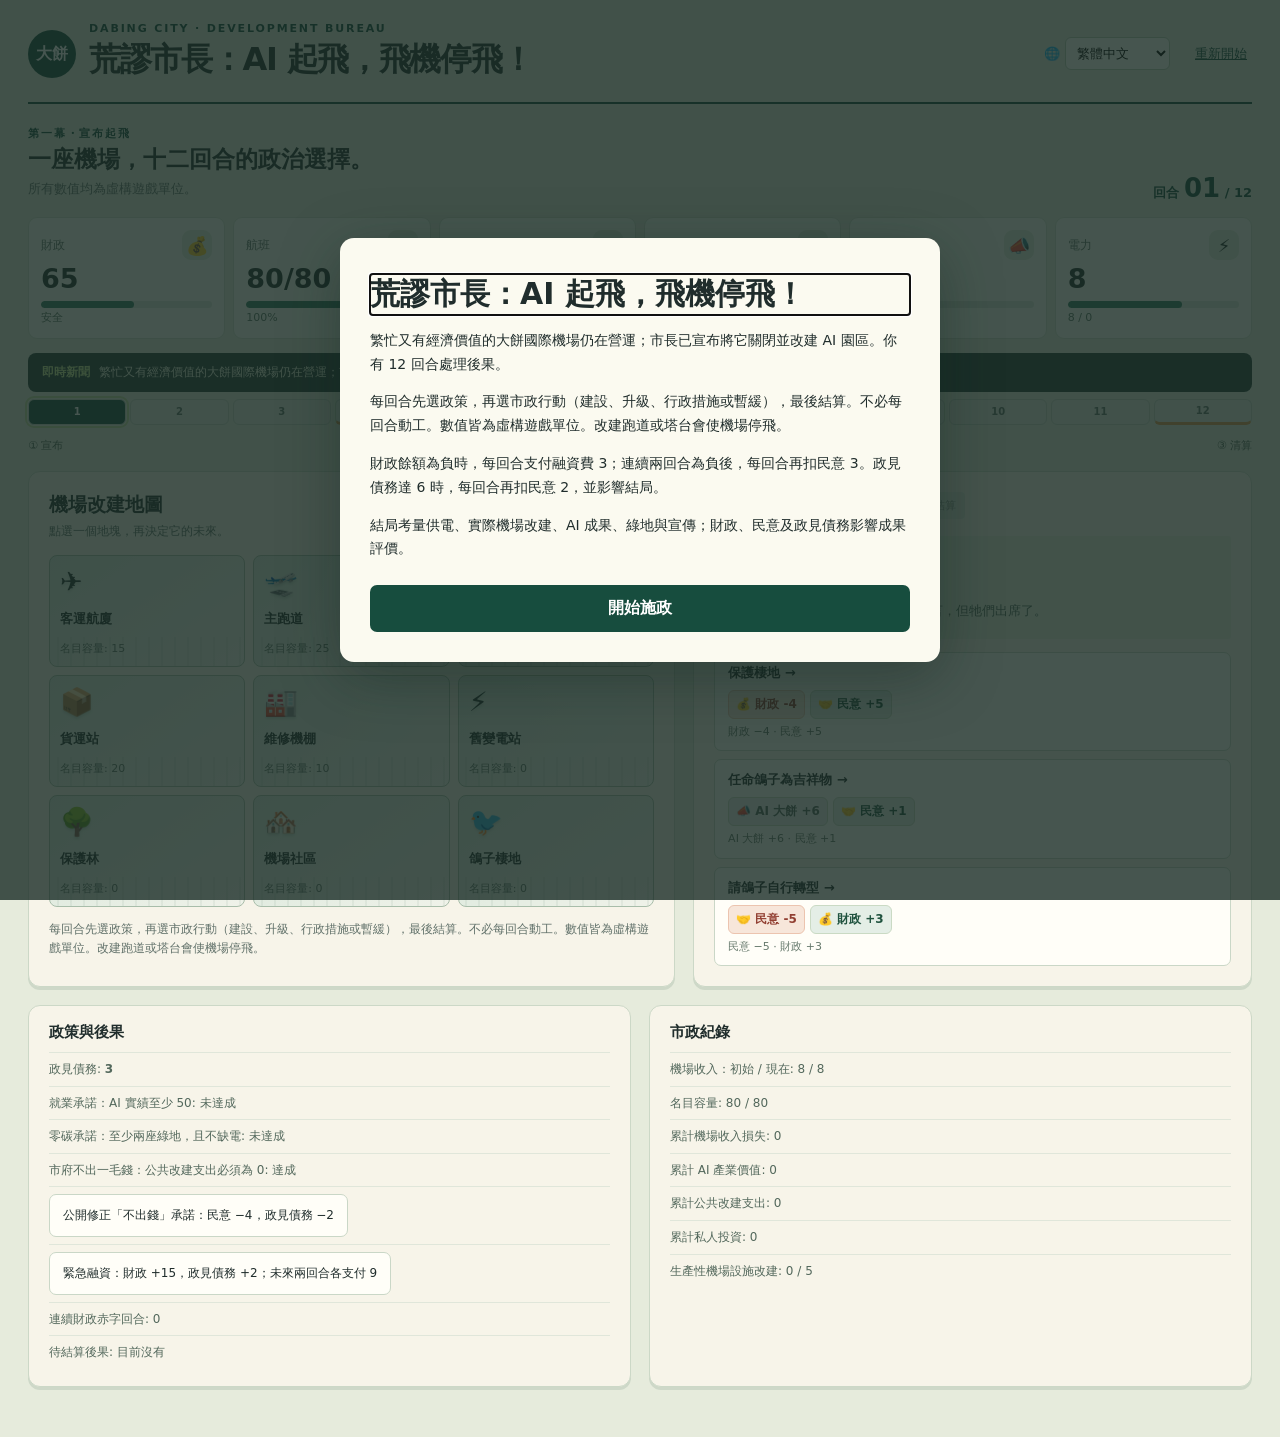
<file: 荒謬市長_v0.4.html>
<!DOCTYPE html>
<html lang="zh-Hant"><head><meta charset="utf-8"><meta name="viewport" content="width=device-width, initial-scale=1"><title>荒謬市長：AI 起飛，飛機停飛！</title><style>
:root{--ink:#202d2c;--muted:#61716a;--paper:#f7f4e9;--line:#d5ddce;--green:#174d3e;--lime:#d4e78c;--orange:#ed9d63;--red:#af4e3c}*{box-sizing:border-box}body{margin:0;background:#e6ebdc;color:var(--ink);font-family:system-ui,-apple-system,'Microsoft JhengHei',sans-serif}button{font:inherit;cursor:pointer}button:focus-visible{outline:3px solid #e18143;outline-offset:2px}.shell{max-width:1440px;margin:auto;padding:22px 28px 50px}.top{display:flex;justify-content:space-between;align-items:center;gap:20px;border-bottom:2px solid var(--green);padding-bottom:17px}.brand{display:flex;gap:13px;align-items:center}.seal{display:grid;place-items:center;width:48px;height:48px;flex:0 0 48px;line-height:1;font-size:16px;letter-spacing:-.02em;text-align:center;background:var(--green);color:#fff;border-radius:50%;font-weight:900}.eyebrow{font-size:11px;letter-spacing:.17em;font-weight:800;color:var(--green)}h1{font-size:clamp(22px,2.5vw,32px);letter-spacing:-.04em;margin:3px 0}h1 span{color:#7b9381;font-weight:500}.topright{text-align:right;font-size:13px;color:var(--muted)}.reset{border:0;background:none;color:var(--green);text-decoration:underline;padding:5px}.hero{display:flex;align-items:end;justify-content:space-between;gap:20px;padding:22px 0 14px}.hero h2{font-size:23px;margin:3px 0}.hero p{margin:5px 0;color:var(--muted);font-size:13px}.round{font-size:13px;font-weight:800;color:var(--green);white-space:nowrap}.round b{font-size:26px}.stats{display:grid;grid-template-columns:repeat(6,1fr);gap:8px}.stat{background:#f9fbf2;border:1px solid #d3ddcc;border-radius:9px;padding:12px}.stat small{font-size:12px;color:var(--muted);display:block}.stat strong{font-size:24px;display:block;margin:3px 0}.stat em{font-size:11px;font-style:normal;color:#78867a}.layout{display:grid;grid-template-columns:1.1fr .95fr;gap:18px;margin-top:18px}.panel{background:var(--paper);border:1px solid #ccd8c7;border-radius:12px;padding:20px;box-shadow:0 3px 0 #ced8c8}.panelhead{display:flex;justify-content:space-between;gap:10px;align-items:start}.panel h3{font-size:19px;margin:0}.panel p.sub{font-size:12px;color:var(--muted);margin:5px 0 15px}.badge{background:#dce9cb;color:#285440;border-radius:99px;font-size:11px;padding:5px 9px;font-weight:800;white-space:nowrap}.map{display:grid;grid-template-columns:repeat(3,1fr);gap:8px}.tile{min-height:112px;text-align:left;border:1px solid #b8cab5;border-radius:8px;background:#dfead6;padding:10px;color:var(--ink);display:flex;flex-direction:column;justify-content:space-between}.tile:hover,.tile.selected{border:2px solid var(--green);padding:9px;background:#d1e6c3}.tile .icon{font-size:25px}.tile strong{font-size:13px}.tile small{font-size:11px;color:#5e7266}.tile.built{background:#e3e8d4}.hint{margin:13px 0 0;font-size:12px;line-height:1.6;color:var(--muted)}.phase{display:flex;gap:6px;margin-bottom:17px}.phase span{font-size:11px;background:#e5eadf;color:#8a988c;padding:6px 9px;border-radius:4px}.phase .active{background:var(--green);color:white}.event{background:#e8efdd;border-left:4px solid #759e69;padding:16px;border-radius:3px}.event .tag{font-size:11px;letter-spacing:.12em;font-weight:bold;color:#55775a}.event h4{font-size:19px;margin:8px 0}.event p{font-size:13px;line-height:1.65;margin:0;color:#52675b}.choices{display:grid;gap:8px;margin-top:13px}.choice{background:#fffef8;border:1px solid #cad7c7;border-radius:7px;text-align:left;padding:11px 13px;color:var(--ink)}.choice:hover:not(:disabled){border-color:var(--green);background:#f0f6e7}.choice b,.choice small{display:block}.choice b{font-size:13px}.choice small{font-size:11px;color:#66796c;margin-top:4px;line-height:1.4}.choice:disabled{opacity:.45;cursor:not-allowed}.primary{border:0;background:var(--green);color:white;border-radius:7px;padding:13px 18px;font-weight:800;width:100%;margin-top:14px}.primary:hover:not(:disabled){background:#276853}.primary:disabled{opacity:.4;cursor:not-allowed}.lower{display:grid;grid-template-columns:1fr 1fr;gap:18px;margin-top:18px}.lower .panel{padding:17px 20px}.lower h3{font-size:15px}.list{padding:0;list-style:none;margin:10px 0 0}.list li{font-size:12px;color:#53685c;line-height:1.55;border-top:1px solid #e0e6da;padding:7px 0}.news{background:#243d36;color:#e9f1d9;border-radius:8px;margin-top:14px;padding:11px 14px;font-size:12px}.news b{color:#c8e891;margin-right:9px}.overlay{position:fixed;inset:0;background:#182b25cc;display:grid;place-items:center;padding:20px;z-index:2}.modal{max-width:600px;max-height:90vh;overflow:auto;background:#fbfaf0;border-radius:14px;padding:30px;box-shadow:0 15px 60px #10221b66}.modal h2{font-size:30px;margin:6px 0 12px}.modal p,.modal li{font-size:14px;line-height:1.7}.modal ul{padding-left:20px}.modal .primary{margin-top:10px}.result{background:#e7efdc;border-radius:8px;padding:15px;margin:15px 0}.result p{margin:3px 0}.muted{color:var(--muted)}@media(max-width:850px){.shell{padding:15px}.stats{grid-template-columns:repeat(3,1fr)}.layout{grid-template-columns:1fr}.lower{grid-template-columns:1fr}.tile{min-height:100px}.topright{display:none}}@media(max-width:480px){.stats{grid-template-columns:repeat(2,1fr)}.hero{align-items:start}.tile{min-height:90px}.tile .icon{font-size:20px}.panel{padding:15px}}

*{min-width:0}html,body{max-width:100%;overflow-x:hidden}.top{flex-wrap:wrap}.brand{min-width:0;flex:1 1 300px}.brand h1{overflow-wrap:anywhere}.lang{display:inline-flex;align-items:center;gap:5px;font-size:13px}.lang select{max-width:145px;padding:7px;border:1px solid #b8cab5;border-radius:6px;background:#fffef8}.topright{display:block}.stat small,.stat em,.choice,.tile,.modal,.news,.hint,.list li{overflow-wrap:anywhere;word-break:normal}.choice b,.choice small{white-space:normal}.layout,.lower{min-width:0}.map{min-width:0}.tile{width:100%}.modal{width:min(100%,600px);overflow-wrap:anywhere}.municipal-head{font-size:15px;margin:15px 0 7px;color:var(--green)}.action-tabs{display:grid;grid-template-columns:repeat(3,minmax(0,1fr));gap:5px;margin:10px 0 14px}.phase{flex-wrap:wrap}.phase span{white-space:normal}#action .action-tab{min-height:44px;overflow-wrap:anywhere;word-break:normal;line-height:1.35;background:#e6eddd;border:1px solid #bed1b8;border-radius:8px;color:#204336;padding:8px;font-weight:700;cursor:pointer}.action-tab.active{background:var(--green);color:#fff}.action-tab:focus-visible{outline:3px solid #e18143;outline-offset:2px}.audit{margin:15px 0;padding:12px;border-radius:9px;background:#edf3e5}.audit h3{margin:0 0 8px;font-size:17px}.audit-row{display:grid;grid-template-columns:1fr;gap:3px;border-top:1px solid #cadaC4;padding:10px 0;font-size:13px}.audit-row span{color:#53685c}.audit-row strong{color:#174d3e}.choice .forecast{color:#375a42;font-weight:600;font-size:12px}.forecast-help{margin-top:10px!important;font-weight:650;color:#375a42!important}.tile-name-short{display:none}@media(max-width:1100px){.tile-name-full{display:none}.tile-name-short{display:inline}.tile strong{overflow-wrap:normal;word-break:normal;hyphens:auto}}@media(min-width:851px) and (max-width:1100px){.layout>.panel:first-child{display:block;align-self:start}.layout>.panel:first-child .map{flex:none;grid-template-rows:repeat(3,minmax(110px,auto))}}@media(max-width:600px){.choice b{font-size:15px;line-height:1.4}.choice small{font-size:13px;line-height:1.55}.event p{font-size:14px}.hint,.panel p.sub{font-size:13px}.tile strong{font-size:13px;line-height:1.3}.tile small{font-size:12px;line-height:1.3}.tile{min-height:102px}.map{gap:7px}}@media(max-width:480px){.shell{padding:12px}.top{gap:8px}.brand{flex-basis:100%}.hero{flex-wrap:wrap;align-items:flex-start}.hero>div:first-child{flex:1 1 100%;width:100%;min-width:0}.hero .round{max-width:100%;white-space:normal;flex:0 1 auto}.layout,.lower{grid-template-columns:minmax(0,1fr)}.stats{grid-template-columns:repeat(2,minmax(0,1fr))}.map{grid-template-columns:repeat(3,minmax(0,1fr))}.tile{padding:6px}.tile.selected,.tile:hover{padding:5px}.modal{padding:20px}}

/* v0.4 visual-first layer: informative shapes always have a readable label */
.v04-metric{position:relative;min-height:94px;overflow:hidden}.v04-metric-head{display:flex;align-items:center;justify-content:space-between;gap:5px}.v04-metric-head .v04-icon{width:30px;height:30px;display:grid;place-items:center;border-radius:9px;background:#e0ebda;font-size:18px;flex:0 0 auto}.v04-metric strong{font-size:clamp(18px,2.25vw,27px)}.v04-meter{height:7px;background:#dbe5d9;border-radius:99px;overflow:hidden;margin:7px 0 2px}.v04-fill{height:100%;border-radius:99px;background:#337d63;transition:width .28s ease}.v04-fill.warn{background:#d68041}.v04-metric[data-key="hype"] .v04-fill{background:#8997a0}.v04-fill.danger{background:#bb5d4d}.v04-metric .v04-note{font-size:11px;color:#587064;margin-top:3px;line-height:1.35}.v04-timeline{display:grid;grid-template-columns:repeat(12,minmax(0,1fr));gap:4px;margin:7px 0 13px}.v04-step{height:26px;position:relative;display:grid;place-items:center;background:#e5e9de;border:1px solid #c5d2c4;border-radius:6px;color:#61736b;font-size:10px;font-weight:750}.v04-step.done{background:#bdd4b4;color:#244737}.v04-step.now{background:var(--green);color:white;outline:2px solid #c4d9a1;outline-offset:1px}.v04-step.milestone{border-bottom:3px solid #de9950}.v04-timeline-note{font-size:11px;display:flex;justify-content:space-between;gap:8px;color:#506557;margin-bottom:8px}.v04-city-map .tile{position:relative;isolation:isolate;overflow:hidden;min-height:112px;border-color:#a8bdaa;background:linear-gradient(145deg,#d6e9cb,#ecf3dd)}.v04-city-map .tile:before{content:'';position:absolute;inset:auto -10% 0;height:26%;background:repeating-linear-gradient(90deg,rgba(60,105,80,.07) 0 2px,transparent 2px 13px);pointer-events:none;z-index:-1}.v04-city-map .tile[data-type="original"]{background:linear-gradient(145deg,#d8e7da,#eff2e9)}.v04-city-map .tile[data-type="lab"]{background:linear-gradient(145deg,#d5e7f1,#f0f7fa)}.v04-city-map .tile[data-type="data"]{background:linear-gradient(145deg,#d4e3ef,#e3ecf6)}.v04-city-map .tile[data-type="show"]{background:linear-gradient(145deg,#f3dbbf,#f8efe3)}.v04-city-map .tile[data-type="power"]{background:linear-gradient(145deg,#e9e6c4,#f4f2db)}.v04-city-map .tile[data-type="park"]{background:linear-gradient(145deg,#b9e3b4,#e4f4d7)}.v04-city-map .tile[data-type="market"]{background:linear-gradient(145deg,#f0dcce,#f8ece6)}.v04-city-map .tile .icon{font-size:27px;filter:drop-shadow(0 2px 1px rgba(10,55,40,.15))}.v04-city-map .tile .v04-building-kind{display:block;position:absolute;right:5px;top:5px;font-weight:850;font-size:9px;border-radius:4px;padding:2px 4px;background:#fff9;color:#315746}.v04-city-map .tile .v04-lv{display:block;position:absolute;left:5px;top:5px;font-size:9px;color:#315746;background:#fff9;border-radius:4px;padding:2px 4px}.v04-city-map .tile.is-grounded{border-color:#b15b47;background:linear-gradient(140deg,#e3c5b9,#f4e1d7)}.v04-city-map .tile.is-blackout{box-shadow:inset 0 0 0 2px #b86346}.v04-city-map .tile.is-blackout .v04-building-kind{background:#a94c34;color:white}.v04-effect-row{display:flex;flex-wrap:wrap;gap:5px;margin:8px 0 5px}.v04-effect{font-size:12px;display:inline-flex;align-items:center;gap:4px;white-space:nowrap;padding:5px 7px;background:#e4eee6;border:1px solid #cadaC4;border-radius:6px;font-weight:750;color:#20533f}.v04-effect.negative{background:#f7e6da;border-color:#ecc4af;color:#923f32}.v04-effect.neutral{background:#e8ebea;color:#52635b}.v04-effect.later{background:#f4edd5;color:#765823}.v04-choice-detail{font-size:11px;color:#62776e}.v04-choice-detail summary{cursor:pointer;padding:5px 0;text-decoration:underline;text-underline-offset:2px}.v04-event-visual{display:flex;align-items:center;gap:10px}.v04-event-visual .scene-emoji{font-size:36px;background:#e4eee4;min-width:56px;height:56px;display:grid;place-items:center;border-radius:12px}.v04-event-visual h4{margin:0 0 5px}.v04-event-visual p{margin:0!important}.v04-icon-legend{display:flex;flex-wrap:wrap;gap:9px;font-size:11px;color:#53675e;margin-top:9px}.v04-end-illustration{display:flex;align-items:center;gap:14px;border-radius:13px;padding:12px;background:#e5eeda;margin-bottom:11px}.v04-end-illustration .scene-emoji{font-size:52px}.v04-end-illustration h2{margin:0;font-size:clamp(19px,3vw,29px)}.v04-details{font-size:12px;color:#576b60}.v04-details summary{cursor:pointer;text-decoration:underline;padding:9px 0}.v04-stats-minimal{font-size:12px;line-height:1.5}.v04-compact-stat{display:grid;grid-template-columns:1fr auto;gap:6px;padding:5px 0;border-bottom:1px solid #d1dccf}.v04-compact-stat b{font-size:14px}.v04-compare{display:grid;grid-template-columns:1fr 1fr;gap:8px}.v04-compare>div{background:#e3eddf;padding:9px;border-radius:9px}.v04-compare strong{display:block;font-size:22px}.v04-map-help{font-size:12px;line-height:1.5}
@media(max-width:600px){.v04-timeline{gap:2px}.v04-step{font-size:9px;height:24px}.v04-metric{min-height:86px}.v04-city-map .tile{min-height:106px}.v04-city-map .tile .icon{font-size:25px}.v04-effect{font-size:11px}.v04-event-visual .scene-emoji{font-size:29px;min-width:44px;height:44px}.v04-end-illustration .scene-emoji{font-size:42px}}
@media(prefers-reduced-motion:reduce){.v04-fill{transition:none!important}}
</style></head><body><main class="shell"><header class="top"><div class="brand"><div class="seal">大餅<br>市府</div><div><div class="eyebrow">DABING CITY · DEVELOPMENT BUREAU</div><h1>荒謬市長 <span>／ AI 起飛，飛機停飛！</span></h1></div></div><div class="topright">大餅國際機場改建計畫<br><button class="reset" id="reset">重新開始</button></div></header><section class="hero"><div><div class="eyebrow">THE FUTURE IS BOARDING</div><h2>歡迎登上未來航班。</h2><p>一座繁忙的機場，一個已經宣布的決定，還有十二回合可以解釋。</p></div><div class="round">任期進度 <b id="round">01</b> / 12</div></section><section class="stats" id="stats" aria-label="城市指標"></section><div class="news"><b>即時新聞 / NEWS</b><span id="news"></span></div><div id="v04-timeline" aria-label="12 rounds"></div><div class="layout"><section class="panel"><div class="panelhead"><div><h3>機場改建地圖</h3><p class="sub">點選一個地塊，再決定它的未來。</p></div><span class="badge">3 × 3 開發區</span></div><div class="map" id="map"></div><p class="hint" id="maphint"></p></section><section class="panel"><div class="phase" id="phases"></div><div id="action"></div></section></div><div class="lower"><section class="panel"><h3>📋 政見與未爆彈</h3><ul class="list" id="promises"></ul></section><section class="panel"><h3>🗞 市政紀錄</h3><ul class="list" id="log"></ul></section></div></main><div id="modal"></div>
<script>
'use strict';
const KEY='absurd-mayor-v1';
const initialTiles=[['✈️','客運航廈',15],['🛫','主跑道',25],['🗼','航空塔台',10],['📦','貨運站',20],['🏭','維修機棚',10],['⚡','舊變電站',0],['🌳','保護林',0],['🏘️','機場社區',0],['🐦','鴿子棲地',0]];
// Income and throughput are deliberately tied to remaining airport tiles.
const builds={lab:{icon:'🧪',name:'AI 孵化中心',cost:18,power:2,ai:4,hype:3,desc:'花費 18；每回合實績 +4、用電 +2'},data:{icon:'🖥️',name:'資料中心',cost:22,power:4,ai:6,hype:4,desc:'花費 22；每回合實績 +6、用電 +4'},show:{icon:'🎪',name:'AI 展示館',cost:10,power:1,ai:0,hype:12,desc:'花費 10；大餅 +12、每回合用電 +1'},power:{icon:'⚡',name:'電力設施',cost:14,power:-5,ai:0,hype:1,desc:'花費 14；供電 +5，民意 −3'},park:{icon:'🌿',name:'綠地保護區',cost:6,power:0,ai:0,hype:1,desc:'花費 6；民意 +5，鳥類得以棲息'},market:{icon:'🏪',name:'轉型商業區',cost:12,power:1,ai:1,hype:2,desc:'花費 12；每回合財政 +3、實績 +1、用電 +1'}};
const cards=[
 ['航空公司拒絕撤離','「載客率九成，為什麼要關閉？」航空公司希望合約至少得到尊重。',[['強制清場','民意 −8；兩回合後賠償 12', {pop:-8},[2,{money:-12},'航空公司勝訴：市府支付賠償 12']],['補償並分階段遷離','財政 −10，民意 +3',{money:-10,pop:3}],['宣布完成歷史使命','大餅 +8，政見債務 +2',{hype:8,debt:2}]]],
 ['AI 巨頭的投資計畫','企業承諾投資 500 億，但希望土地、電力和稅都由市府贊助。',[['簽下免費電力協議','財政 +12、大餅 +12；三回合後財政 −18',{money:12,hype:12,debt:1},[3,{money:-18},'免費電力帳單送達：財政 −18']],['要求共同投資','財政 −5、實績 +6',{money:-5,ai:6}],['先舉辦簽約儀式','大餅 +10、債務 +2',{hype:10,debt:2}]]],
 ['物流業的最後一班貨機','出口商要求清楚的替代方案；一份 AI 預測報告無法載貨。',[['設轉運補助','財政 −8，民意 +4',{money:-8,pop:4}],['用 AI 預測貨運需求','大餅 +8；兩回合後財政 −10',{hype:8},[2,{money:-10},'物流外移，稅收減少：財政 −10']],['公開承認轉型成本','民意 −2，政見債務 −2',{pop:-2,debt:-2}]]],
 ['零碳開幕倒數','顧問說，將燃氣發電塗成綠色可以節省很多時間。',[['投資節能','財政 −8，實績 +4',{money:-8,ai:4}],['採購綠色油漆','大餅 +9、債務 +2',{hype:9,debt:2}],['修正零碳時程','民意 −3、債務 −2',{pop:-3,debt:-2}]]],
 ['一萬個 AI 工作','記者追問：那一萬個高薪工作到底在哪裡？發言人先更正了數字。',[['補助人才培訓','財政 −8，實績 +5',{money:-8,ai:5}],['把參觀人次算成工作','大餅 +10、債務 +2',{hype:10,debt:2}],['公布可稽核目標','民意 −2、債務 −2',{pop:-2,debt:-2}]]],
 ['跑道上的夜市','居民建議在跑道舉辦夜市，攤商要求每個攤位配一個 AI 顧問。',[['批准夜市','財政 +5，民意 +4',{money:5,pop:4}],['改名智慧夜市','大餅 +7，財政 −3',{hype:7,money:-3}],['拒絕商業活動','民意 −3，債務 −1',{pop:-3,debt:-1}]]],
 ['中央補助的附帶條件','中央提供一筆開幕補助，附帶一個用很小字寫的期限。',[['收下補助','財政 +14；兩回合後民意 −6',{money:14},[2,{pop:-6},'中央驗收未過：民意 −6']],['申請務實方案','財政 +5，債務 −1',{money:5,debt:-1}],['召開感謝記者會','大餅 +7',{hype:7}]]],
 ['機場員工的未來','三千名員工希望知道，轉型計畫裡是否有他們的位置。',[['提供轉職培訓','財政 −7，民意 +5，實績 +2',{money:-7,pop:5,ai:2}],['發放 AI 貼紙','大餅 +6，民意 −3',{hype:6,pop:-3}],['延後協商','財政 +3；兩回合後民意 −7',{money:3},[2,{pop:-7},'員工集體抗議：民意 −7']]]],
 ['AI 顧問交付報告','報告封面很精美，內文只有「建議採用 AI」。',[['退貨並公開報告','財政 +3，民意 +3，債務 −1',{money:3,pop:3,debt:-1}],['追加顧問費','財政 −6，大餅 +8',{money:-6,hype:8}],['用報告訓練報告','實績 +2，大餅 +3',{ai:2,hype:3}]]],
 ['鴿子保護協會','鴿子在公聽會上沒有發言，但牠們出席了。',[['保護棲地','財政 −4，民意 +5',{money:-4,pop:5}],['任命鴿子為吉祥物','大餅 +6，民意 +1',{hype:6,pop:1}],['請鴿子自行轉型','民意 −5，財政 +3',{pop:-5,money:3}]]],
 ['投資人的簡報','投資人要求看實際成果，公關部門準備了 480 張投影片。',[['展示真實進度','實績 +4、債務 −1',{ai:4,debt:-1}],['增加轉場動畫','財政 −3，大餅 +10',{money:-3,hype:10}],['先提供午餐','財政 −5，民意 +3',{money:-5,pop:3}]]],
 ['電價聽證會','資料中心想要便宜的電；居民想要家裡的電。',[['補貼電費','財政 −7，民意 +2',{money:-7,pop:2}],['簽長期優惠','大餅 +7；三回合後財政 −12',{hype:7,debt:1},[3,{money:-12},'優惠電價差額到期：財政 −12']],['取消優惠','民意 +2，大餅 −4',{pop:2,hype:-4}]]],
 ['國際論壇邀請','主辦方邀請市長分享「如何打造世界第一」，並請市府支付演講費。',[['派研究團隊分享','財政 −5，實績 +4',{money:-5,ai:4}],['市長親自宣布第一','財政 −4，大餅 +9、債務 +1',{money:-4,hype:9,debt:1}],['遠端出席','民意 +2，財政 +2',{pop:2,money:2}]]],
 ['招商廣告上線','廣告中的園區有飛車、太空港和一座目前不存在的山。',[['標註示意畫面','大餅 +3、債務 −1',{hype:3,debt:-1}],['再買黃金時段','財政 −5，大餅 +11',{money:-5,hype:11,debt:1}],['改拍現場紀錄','民意 +3，實績 +2',{pop:3,ai:2}]]],
 ['市議會要求預算說明','議員問「政府一毛錢都不用出」是指哪一個政府。',[['公開財務報告','民意 +3，債務 −2',{pop:3,debt:-2}],['成立說明委員會','財政 −4，大餅 +5',{money:-4,hype:5}],['回答：未來會證明','大餅 +6、債務 +2',{hype:6,debt:2}]]]
];
function fresh(){return {turn:1,phase:'policy',money:65,pop:60,ai:0,hype:10,debt:3,tiles:initialTiles.map(([icon,name,traffic])=>({icon,name,traffic,type:'original'})),queue:[],order:shuffle([...cards.keys()]),selected:null,news:'《大餅日報》：市長宣布關閉繁忙機場，打造世界級 AI 園區。',log:['市長已宣布關閉機場；過渡期間設施仍能營運。'],last:'',finished:false}};
function shuffle(a){for(let i=a.length-1;i>0;i--){const j=Math.floor(Math.random()*(i+1));[a[i],a[j]]=[a[j],a[i]]}return a}
let s=fresh();
const $=id=>document.getElementById(id);function save(){}function clamp(){s.pop=Math.max(0,Math.min(100,s.pop));s.debt=Math.max(0,s.debt);s.hype=Math.max(0,s.hype);s.ai=Math.max(0,s.ai)}
function change(o){for(const [k,v] of Object.entries(o))s[k]+=v;clamp()}function addlog(t){s.log.unshift('第 '+s.turn+' 回合｜'+t);s.log=s.log.slice(0,8)}
function totals(){let traffic=s.tiles.reduce((n,t)=>n+t.traffic,0), supply=5, demand=0, ai=0, income=0;for(const t of s.tiles){if(t.type==='power')supply+=5;if(t.type==='original'&&t.name==='舊變電站')supply+=3;if(builds[t.type]){let b=builds[t.type];demand+=Math.max(0,b.power);ai+=b.ai;if(t.type==='market')income+=3}}return {traffic,supply,demand,ai,income,airportIncome:Math.floor(traffic/10)}}
function render(){clamp();let t=totals();$('round').textContent=String(Math.min(s.turn,12)).padStart(2,'0');$('news').textContent=s.news;let vals=[['財政',s.money,'每回合機場收入 +'+t.airportIncome+'；初始 +8'],['機場吞吐量',t.traffic,'原始 80；拆除即永久損失'],['民意',s.pop,'0–100；過低將影響結局'],['AI 實績',s.ai,'目前每回合潛在 +'+t.ai],['AI 大餅',s.hype,'宣傳不等於真正成果'],['電力餘裕',t.supply-t.demand,'供電 '+t.supply+' / 需求 '+t.demand]];$('stats').innerHTML=vals.map(([a,b,c])=>`<div class="stat"><small>${a}</small><strong>${b}</strong><em>${c}</em></div>`).join('');$('map').innerHTML=s.tiles.map((x,i)=>`<button class="tile ${x.type!=='original'?'built':''} ${s.selected===i?'selected':''}" data-tile="${i}" aria-pressed="${s.selected===i}"><span class="icon">${x.icon}</span><strong>${x.name}</strong><small>${x.traffic?'吞吐量 '+x.traffic:x.type==='original'?'原有設施':'已改造'}</small></button>`).join('');$('maphint').textContent=s.phase==='build'?'請選擇任一地塊。也可維護原設施，以履行每回合的地塊行動。':'機場仍在過渡營運；每損失 10 吞吐量，長期每回合收入減少 1。';$('phases').innerHTML=['政策決策','地塊改造','回合結算'].map((x,i)=>`<span class="${['policy','build','settle'][i]===s.phase?'active':''}">0${i+1} ${x}</span>`).join('');
let card=cards[s.order[(s.turn-1)%cards.length]];if(s.phase==='policy'){$('action').innerHTML=`<div class="event"><div class="tag">今日政策事件 / POLICY ${String(s.turn).padStart(2,'0')}</div><h4>${card[0]}</h4><p>${card[1]}</p></div><div class="choices">${card[2].map((c,i)=>`<button class="choice" data-policy="${i}"><b>${c[0]} →</b><small>${c[1]}</small></button>`).join('')}</div>`}else if(s.phase==='build'){let tile=s.selected===null?null:s.tiles[s.selected];$('action').innerHTML=`<div class="event"><div class="tag">園區建設 / DEVELOPMENT</div><h4>${tile?'改造「'+tile.name+'」':'選擇一個地塊'}</h4><p>${tile?'拆除會失去此格原有的吞吐量。建築可被替換，但不退還成本。':'請先點選左側地圖。保留與維護也是一種地塊行動。'}</p></div>${tile?`<div class="choices"><button class="choice" data-build="maintain"><b>維護現有設施 →</b><small>花費 2；保留地塊與目前的產出</small></button>${Object.entries(builds).map(([k,b])=>`<button class="choice" data-build="${k}"><b>${b.icon} ${b.name} →</b><small>${b.desc}${tile.traffic?'；失去吞吐量 '+tile.traffic:''}</small></button>`).join('')}</div>`:''}`}else{$('action').innerHTML=`<div class="event"><div class="tag">回合結算 / SETTLEMENT</div><h4>準備好面對數字了嗎？</h4><p>本回合預計機場收入 +${t.airportIncome}、商業收入 +${t.income}、基本支出 −4。${t.demand>t.supply?'電力不足，AI 建築產出減半且民意 −3。':'供電足夠，AI 建築正常運作。'}</p></div><button class="primary" id="settle">結算第 ${s.turn} 回合 →</button>`}
$('promises').innerHTML=[`<b>政見債務 ${s.debt}</b>：每回合 ≥ 6 時民意 −2；結局將檢驗承諾。`,`高薪工作：AI 實績達 50 ${s.ai>=50?'✓':'（目前 '+s.ai+'）'}`,`零碳園區：至少 2 座綠地，且電力不短缺 ${s.tiles.filter(x=>x.type==='park').length>=2&&t.demand<=t.supply?'✓':''}`,`市府不出錢：結局時財政至少 65 ${s.money>=65?'（目前達標）':'（目前未達標）'}`,...(s.queue.length?s.queue.map(q=>`第 ${q.due} 回合結算：${q.text}`):['目前沒有已知的延遲後果。'])].map(x=>'<li>'+x+'</li>').join('');$('log').innerHTML=s.log.map(x=>'<li>'+x+'</li>').join('');save();if(s.finished)ending()}
function policy(i){if(s.phase!=='policy')return;let c=cards[s.order[s.turn-1]][2][i];change(c[2]);if(c[3])s.queue.push({due:s.turn+c[3][0],effect:c[3][1],text:c[3][2]});s.news='《市民之聲》：'+c[0]+'；市府表示一切都在計畫之中。';addlog('政策：'+c[0]+'。');s.phase='build';render()}
function build(k){if(s.phase!=='build'||s.selected===null)return;let tile=s.tiles[s.selected];if(k==='maintain'){s.money-=2;addlog('維護'+tile.name+'，財政 −2。')}else{let b=builds[k],lost=tile.traffic;s.money-=b.cost;s.hype+=b.hype;if(k==='power')s.pop-=3;if(k==='park')s.pop+=5;if(tile.type==='original'&&['保護林','機場社區','鴿子棲地'].includes(tile.name)&&k!=='park')s.pop-=3;s.tiles[s.selected]={icon:b.icon,name:b.name,traffic:0,type:k};addlog('在'+tile.name+'興建'+b.name+'，失去吞吐量 '+lost+'。')}s.phase='settle';s.selected=null;render()}
function settle(){if(s.phase!=='settle')return;let t=totals(),short=t.demand>t.supply,produced=short?Math.floor(t.ai/2):t.ai;change({money:t.airportIncome+t.income-4,ai:produced,pop:(short?-3:0)+(s.debt>=6?-2:0)});let due=s.queue.filter(q=>q.due===s.turn);for(let q of due){change(q.effect);addlog('延遲後果：'+q.text)}s.queue=s.queue.filter(q=>q.due>s.turn);s.last=`機場收入 +${t.airportIncome}、商業收入 +${t.income}、支出 −4；AI 實績 +${produced}${short?'（供電不足）':''}。`;addlog(s.last);if(s.turn===12){s.finished=true;s.phase='done'}else{s.turn++;s.phase='policy';s.news=short?'《科技觀察》：園區停電，官方稱這是「離線智慧」。':'《大餅日報》：轉型持續進行，機場的未來已經登機。'}render()}
function ending(){let t=totals(),parks=s.tiles.filter(x=>x.type==='park').length,kind,desc;if(t.demand>t.supply){kind='全球最大暖氣機';desc='資料中心排成一列，電表跑得比飛機還快。園區的主要產出是熱量。'}else if(s.ai>=50&&s.money>=0&&s.pop>=35){kind='AI 奇蹟・新矽谷';desc='園區終於交出了真實成果。舊機場的損失依然存在，但新產業確實站穩了腳步。'}else if(parks>=3){kind='鴿子共和國';desc='公聽會的常客終於獲勝。市府宣布這是全球第一座鳥類主導的智慧園區。'}else if(s.hype>=45&&s.hype>s.ai*1.3){kind='PPT 科技城';desc='園區的投影片產量世界第一。至於真正的企業，招商簡報說「即將進駐」。'}else{kind='全球第一座沒有飛機的航空城';desc='機場被改造，AI 成果仍不足以補上缺口。市府開始研究重建跑道的可能性。'}let met=[s.ai>=50,parks>=2&&t.demand<=t.supply,s.money>=65].filter(Boolean).length;$('modal').innerHTML=`<div class="overlay"><section class="modal" role="dialog" aria-modal="true" aria-labelledby="endtitle"><div class="eyebrow">任期結束 / FINAL REPORT</div><h2 id="endtitle">${kind}</h2><p>${desc}</p><div class="result"><p><b>任期成績</b>　財政 ${s.money}　民意 ${s.pop}　AI 實績 ${s.ai}　大餅 ${s.hype}</p><p>機場吞吐量 ${t.traffic} / 80，機場每回合收入 ${t.airportIncome} / 8。</p><p>競選承諾達成 ${met} / 3；政見債務 ${s.debt}。${s.queue.length?'尚有 '+s.queue.length+' 件延遲後果留給下一任。':''}</p></div><p class="muted">結局依序檢查供電、AI 成果、綠地與宣傳；其餘情況為航空城結局。</p><button class="primary" id="restartEnd">再當一次市長 →</button></section></div>`}
function intro(){$('modal').innerHTML=`<div class="overlay"><section class="modal" role="dialog" aria-modal="true" aria-labelledby="introtitle"><div class="eyebrow">大餅市政府 · 新任市長簡報</div><h2 id="introtitle">飛機還在飛，<br>市長已經宣布關閉。</h2><p>大餅國際機場原本繁忙而且賺錢。市長參加科技論壇後，決定將它改建為全球第一的 AI 園區。政策已經宣布；你有 12 回合處理後果。</p><ul><li>每回合先選一張政策選項，再選地塊建設或維護，最後結算。</li><li>機場設施在過渡期仍帶來收入；改建會永久損失吞吐量與未來收入。</li><li>電力不足會使 AI 每回合產出減半；高政見債務會侵蝕民意。</li><li>財政可以為負，遊戲固定進行 12 回合。畫面會在此瀏覽器自動存檔。</li></ul><button class="primary" id="start">開始施政 →</button></section></div>`}
document.addEventListener('click',e=>{let b=e.target.closest('button');if(!b)return;if(b.dataset.tile!==undefined&&s.phase==='build'){s.selected=Number(b.dataset.tile);render()}if(b.dataset.policy!==undefined)policy(Number(b.dataset.policy));if(b.dataset.build)build(b.dataset.build);if(b.id==='settle')settle();if(b.id==='start')$('modal').innerHTML='';if(b.id==='restartEnd'){s=fresh();$('modal').innerHTML='';render();intro()}if(b.id==='reset'&&confirm(({zh:'確定重新開始？目前進度將被清除。',en:'Restart? Your current progress will be cleared.',fr:'Recommencer ? Votre progression actuelle sera effacée.',nl:'Opnieuw beginnen? Je huidige voortgang wordt gewist.'})[locale])){s=fresh();$('modal').innerHTML='';render();intro()}});/* Legacy v0.1 startup disabled in v0.2; v0.2 owns rendering and resume dialogs. */
</script><script>
// Interface translations are presentation-only; the game state and saved games stay language-neutral.
const languages={zh:'繁體中文',en:'English',fr:'Français',nl:'Nederlands'};
const dictionaries={en:{},fr:{},nl:{}};
function tr(source,en,fr,nl){dictionaries.en[source]=en;dictionaries.fr[source]=fr;dictionaries.nl[source]=nl}
const eventTranslations=[
[['Airlines refuse to leave','Airlines demand respect for their contracts.','Force them out','Compensate and phase out','Declare their mission complete'],['Les compagnies refusent de partir','Elles demandent le respect de leurs contrats.','Expulser de force','Indemniser et partir progressivement','Déclarer leur mission accomplie'],['Luchtvaartmaatschappijen weigeren te vertrekken','Ze eisen respect voor hun contracten.','Gedwongen ontruimen','Compenseren en gefaseerd vertrekken','Hun missie voltooid verklaren']],
[['An AI giant’s investment','The company wants free land, power and taxes.','Sign the free-power deal','Demand joint investment','Hold a signing ceremony'],['Le projet d’un géant de l’IA','L’entreprise réclame un terrain et de l’électricité gratuits, ainsi que des exonérations fiscales.','Signer pour l’électricité gratuite','Exiger un investissement partagé','Organiser une cérémonie'],['Investeringsplan van een AI-reus','Het bedrijf wil gratis grond, stroom en belastingvrijstelling.','Gratis stroom toezeggen','Gezamenlijke investering eisen','Een ondertekening vieren']],
[['The last cargo flight','Exporters need a real alternative; an AI forecast cannot carry cargo.','Fund a transfer subsidy','Predict demand with AI','Admit the transition costs'],['Le dernier vol cargo','Les exportateurs ont besoin d’une vraie solution : une prévision ne transporte rien.','Subventionner le transfert','Prévoir la demande avec l’IA','Reconnaître les coûts'],['De laatste vrachtvlucht','Exporteurs hebben een alternatief nodig; een AI-prognose vervoert niets.','Overslag subsidiëren','Vraag voorspellen met AI','Transitiekosten erkennen']],
[['Countdown to net zero','An adviser suggests painting gas power green.','Invest in efficiency','Buy green paint','Revise the net-zero schedule'],['Compte à rebours zéro carbone','Un conseiller propose de peindre le gaz en vert.','Investir dans l’efficacité','Acheter de la peinture verte','Revoir le calendrier'],['Aftellen naar klimaatneutraal','Een adviseur wil gasstroom groen verven.','Investeren in efficiëntie','Groene verf kopen','Planning aanpassen']],
[['Ten thousand AI jobs','Reporters ask where the promised high-paid jobs are.','Fund training','Count visitors as jobs','Publish auditable targets'],['Dix mille emplois IA','Les journalistes cherchent les emplois bien payés promis.','Financer la formation','Compter les visiteurs comme emplois','Publier des objectifs vérifiables'],['Tienduizend AI-banen','Journalisten zoeken de beloofde goedbetaalde banen.','Opleiding subsidiëren','Bezoekers als banen tellen','Controleerbare doelen publiceren']],
[['A runway night market','Residents propose a night market with an AI adviser at every stall.','Approve the market','Call it a smart market','Reject commercial activity'],['Un marché nocturne sur la piste','Les habitants proposent un marché avec un conseiller IA par stand.','Approuver le marché','Le nommer marché intelligent','Refuser les activités'],['Nachtmarkt op de startbaan','Bewoners willen een markt met bij elke kraam een AI-adviseur.','Markt goedkeuren','Slimme markt noemen','Handel weigeren']],
[['The strings on central funding','A grant comes with a deadline written in very small print.','Accept the grant','Apply for a practical plan','Hold a thank-you press conference'],['Les conditions de la subvention','La subvention cache une échéance en tout petits caractères.','Accepter la subvention','Proposer un plan réaliste','Tenir une conférence de remerciement'],['Voorwaarden van de subsidie','De subsidie bevat een deadline in heel kleine letters.','Subsidie aannemen','Realistisch plan indienen','Bedankpersconferentie houden']],
[['Airport workers’ future','Three thousand workers ask whether the transition includes them.','Offer retraining','Hand out AI stickers','Postpone talks'],['L’avenir des employés','Trois mille employés demandent leur place dans la transition.','Proposer une reconversion','Distribuer des autocollants IA','Reporter les négociations'],['De toekomst van luchthavenpersoneel','Drieduizend werknemers vragen naar hun plek in de transitie.','Omscholing aanbieden','AI-stickers uitdelen','Overleg uitstellen']],
[['The AI consultant’s report','A beautiful cover surrounds the advice: “Use AI.”','Return and publish it','Pay an extra fee','Use it to train reports'],['Le rapport du consultant IA','Une belle couverture entoure le conseil : « Utilisez l’IA. »','Le rendre et le publier','Payer davantage','Entraîner des rapports'],['Het rapport van de AI-adviseur','Een fraaie kaft met het advies: “Gebruik AI.”','Terugsturen en publiceren','Extra vergoeding betalen','Rapporten ermee trainen']],
[['The pigeon protection society','The pigeons did not speak at the hearing, but they attended.','Protect the habitat','Make the pigeon a mascot','Ask pigeons to retrain'],['L’association de protection des pigeons','Les pigeons n’ont pas parlé à l’audience, mais ils étaient présents.','Protéger l’habitat','Nommer le pigeon mascotte','Demander aux pigeons de se reconvertir'],['De duivenbescherming','De duiven spraken niet tijdens de hoorzitting, maar waren aanwezig.','Leefgebied beschermen','Duif tot mascotte benoemen','Duiven laten omscholen']],
[['The investor presentation','Investors request results; PR has prepared 480 slides.','Show real progress','Add slide transitions','Offer lunch first'],['La présentation aux investisseurs','Les investisseurs veulent des résultats ; la communication a préparé 480 diapositives.','Montrer les vrais progrès','Ajouter des transitions','Offrir le déjeuner'],['De investeerderspresentatie','Investeerders willen resultaat; communicatie heeft 480 slides.','Echte voortgang tonen','Meer overgangen toevoegen','Eerst lunch aanbieden']],
[['Electricity price hearing','Data centres want cheap power; residents want power at home.','Subsidise electricity','Sign a long-term discount','Cancel the discount'],['Audition publique sur le prix de l’électricité','Les centres veulent du courant bon marché ; les habitants veulent du courant.','Subventionner le courant','Signer un accord de réduction à long terme','Annuler la remise'],['Hoorzitting over stroomprijzen','Datacenters willen goedkope stroom; bewoners willen stroom thuis.','Stroom subsidiëren','Een langdurig kortingscontract sluiten','Korting schrappen']],
[['International forum invitation','The mayor is invited to explain being number one—at the city’s expense.','Send the research team','Declare the city number one','Attend remotely'],['Invitation à un forum international','Le maire est invité à expliquer sa première place, aux frais de la ville.','Envoyer les chercheurs','Déclarer la ville numéro un','Participer à distance'],['Uitnodiging voor internationaal forum','De burgemeester mag op stadskosten uitleggen hoe je nummer één wordt.','Onderzoekers sturen','Stad tot nummer één uitroepen','Online deelnemen']],
[['The investment advert','The advert shows flying cars, a spaceport and a nonexistent mountain.','Label it as an illustration','Buy prime-time airtime','Film the actual site'],['La publicité de recrutement','La publicité montre voitures volantes, spatioport et montagne imaginaire.','Préciser que c’est une illustration','Acheter un créneau en heure de grande écoute','Filmer le site réel'],['De investeringsreclame','De reclame toont vliegende auto’s, een ruimtehaven en een verzonnen berg.','Als illustratie aanduiden','Zendtijd op prime time kopen','De echte locatie filmen']],
[['Council demands a budget explanation','Councillors ask which government pays “not a penny”.','Publish the financial report','Create an explanation committee','Say the future will prove it'],['Le conseil exige des explications','Les élus demandent quel gouvernement ne paiera « pas un sou ».','Publier le rapport financier','Créer une commission','Dire que l’avenir le prouvera'],['Gemeenteraad eist begrotingsuitleg','Raadsleden vragen welke overheid “geen cent” betaalt.','Financieel verslag publiceren','Uitlegcommissie oprichten','Zeggen dat de toekomst het bewijst']]];
cards.forEach((c,i)=>{let e=eventTranslations[i];tr(c[0],e[0][0],e[1][0],e[2][0]);tr(c[1],e[0][1],e[1][1],e[2][1]);c[2].forEach((o,j)=>tr(o[0],e[0][j+2],e[1][j+2],e[2][j+2]))});
const rows=[
['荒謬市長','Absurd Mayor','Maire absurde','Absurd Burgemeester'],['AI 起飛，飛機停飛！','AI takes off, planes grounded!','L’IA décolle, les avions restent au sol !','AI stijgt op, vliegtuigen blijven aan de grond!'],['大餅','DABING','DABING','DABING'],['市府','CITY','VILLE','STAD'],['大餅國際機場改建計畫','Dabing International Airport redevelopment','Réaménagement de l’aéroport international de Dabing','Herontwikkeling van internationale luchthaven Dabing'],['重新開始','Restart','Recommencer','Opnieuw beginnen'],['歡迎登上未來航班。','Welcome aboard the future.','Bienvenue à bord du futur.','Welkom aan boord van de toekomst.'],['一座繁忙的機場，一個已經宣布的決定，還有十二回合可以解釋。','A busy airport, an announced decision, and twelve turns to explain it.','Un aéroport animé, une décision annoncée et douze tours pour l’expliquer.','Een drukke luchthaven, een aangekondigd besluit en twaalf rondes om het uit te leggen.'],['任期進度','Term','Mandat','Ambtstermijn'],['財政','Budget','Budget','Begroting'],['機場吞吐量','Airport traffic','Trafic aérien','Luchthavenverkeer'],['民意','Public support','Soutien public','Publieke steun'],['AI 實績','AI results','Résultats IA','AI-resultaat'],['AI 大餅','AI hype','Promesses IA','AI-hype'],['電力餘裕','Power surplus','Marge électrique','Stroomoverschot'],['每回合機場收入','Airport income per turn','Revenu aérien par tour','Luchthaveninkomsten per ronde'],['初始','initial','initial','aanvankelijk'],['原始 80；拆除即永久損失','Starts at 80; demolition is permanent','Initialement 80 ; démolition définitive','Begint op 80; sloop is permanent'],['0–100；過低將影響結局','0–100; low support affects the ending','0–100 ; un faible soutien affecte la fin','0–100; weinig steun beïnvloedt het einde'],['目前每回合潛在','Potential per turn','Potentiel par tour','Potentieel per ronde'],['宣傳不等於真正成果','Publicity is not results','La publicité n’est pas un résultat','Publiciteit is geen resultaat'],['供電','Supply','Production','Aanbod'],['需求','demand','demande','vraag'],['即時新聞 / NEWS','NEWS','ACTUALITÉS','NIEUWS'],['機場改建地圖','Airport redevelopment map','Plan de reconversion','Herontwikkelingskaart'],['點選一個地塊，再決定它的未來。','Select a plot and decide its future.','Choisissez une parcelle et décidez de son avenir.','Kies een perceel en bepaal de toekomst.'],['開發區','development area','zone de développement','ontwikkelingsgebied'],['政策決策','Policy','Politique','Beleid'],['地塊改造','Construction','Construction','Bouw'],['回合結算','Settlement','Bilan','Afrekening'],['今日政策事件','POLICY EVENT','ÉVÉNEMENT POLITIQUE','BELEIDSGEBEURTENIS'],['園區建設','CONSTRUCTION','CONSTRUCTION','BOUW'],['選擇一個地塊','Choose a plot','Choisissez une parcelle','Kies een perceel'],['改造「','Develop “','Aménager « ','Ontwikkel ‘'],['」','”',' »','’'],['拆除會失去此格原有的吞吐量。建築可被替換，但不退還成本。','Demolition removes this plot’s traffic. Replacing buildings does not refund their cost.','La démolition supprime le trafic de la parcelle. Aucun remboursement en cas de remplacement.','Sloop verwijdert het verkeer van dit perceel. Vervanging geeft geen geld terug.'],['請先點選左側地圖。保留與維護也是一種地塊行動。','Select a plot on the map. Maintenance also counts as a plot action.','Choisissez une parcelle. L’entretien compte aussi comme action.','Kies een perceel. Onderhoud telt ook als perceelactie.'],['維護現有設施','Maintain current facility','Entretenir l’installation','Huidige voorziening onderhouden'],['花費 2；保留地塊與目前的產出','Costs 2; retains the plot and its output','Coûte 2 ; conserve la parcelle et sa production','Kost 2; behoudt perceel en opbrengst'],['花費','Cost','Coût','Kosten'],['每回合','per turn','par tour','per ronde'],['實績','results','résultats','resultaat'],['用電','power demand','consommation','stroomverbruik'],['大餅','hype','promesses','hype'],['民意','support','soutien','steun'],['失去吞吐量','traffic lost','trafic perdu','verkeer verloren'],['供電','power supply','production électrique','stroomaanbod'],['鳥類得以棲息','habitat for birds','habitat pour les oiseaux','leefgebied voor vogels'],['原有設施','Original facility','Installation d’origine','Oorspronkelijke voorziening'],['已改造','Developed','Aménagé','Herontwikkeld'],['吞吐量','Traffic','Trafic','Verkeer'],['請選擇任一地塊。也可維護原設施，以履行每回合的地塊行動。','Choose a plot. You may maintain a facility for this turn’s action.','Choisissez une parcelle ; son entretien compte comme action.','Kies een perceel; onderhoud telt ook als actie.'],['機場仍在過渡營運；每損失 10 吞吐量，長期每回合收入減少 1。','The airport remains open during transition; every 10 traffic lost reduces income by 1 per turn.','L’aéroport fonctionne pendant la transition ; perdre 10 de trafic réduit le revenu de 1 par tour.','De luchthaven blijft tijdens de overgang open; elke 10 minder verkeer verlaagt de inkomsten met 1 per ronde.'],['準備好面對數字了嗎？','Ready to face the numbers?','Prêt à affronter les chiffres ?','Klaar voor de cijfers?'],['本回合預計機場收入','This turn: airport income','Ce tour : revenu aérien','Deze ronde: luchthaveninkomsten'],['商業收入','business income','revenu commercial','handelsinkomsten'],['基本支出','basic costs','dépenses de base','basiskosten'],['電力不足，AI 建築產出減半且民意 −3。','Power shortage halves AI output and reduces support by 3.','La pénurie divise la production IA par deux et réduit le soutien de 3.','Stroomtekort halveert AI-productie en verlaagt steun met 3.'],['供電足夠，AI 建築正常運作。','Power is sufficient; AI buildings operate normally.','Électricité suffisante ; les bâtiments IA fonctionnent normalement.','Er is genoeg stroom; AI-gebouwen werken normaal.'],['結算第','Settle turn','Clore le tour','Ronde afrekenen'],['回合','turn','tour','ronde'],['政見與未爆彈','Promises and delayed effects','Promesses et effets différés','Beloften en uitgestelde gevolgen'],['政見債務','Promise debt','Dette de promesses','Belofte-schuld'],['每回合 ≥ 6 時民意 −2；結局將檢驗承諾。','At 6 or more, support −2 each turn; promises are assessed at the end.','À partir de 6, soutien −2 par tour ; les promesses sont évaluées à la fin.','Bij 6 of meer: steun −2 per ronde; beloften worden aan het einde beoordeeld.'],['高薪工作：AI 實績達 50','High-paid jobs: AI results reach 50','Emplois bien payés : résultats IA à 50','Goedbetaalde banen: AI-resultaat bereikt 50'],['目前','current','actuel','huidig'],['零碳園區：至少 2 座綠地，且電力不短缺','Net zero: at least 2 parks and no power shortage','Zéro carbone : au moins 2 espaces verts et pas de pénurie','Klimaatneutraal: minstens 2 groengebieden en geen stroomtekort'],['市府不出錢：結局時財政至少 65','No public spending: budget at least 65 at the end','Aucune dépense publique : budget final d’au moins 65','Geen overheidsgeld: eindbegroting minstens 65'],['達標','met','atteint','behaald'],['未達標','not met','non atteint','niet behaald'],['目前沒有已知的延遲後果。','No known delayed effects.','Aucun effet différé connu.','Geen bekende uitgestelde gevolgen.'],['市政紀錄','City log','Journal municipal','Stadslogboek'],['第','Turn ','Tour ','Ronde '],['政策：','Policy: ','Politique : ','Beleid: '],['延遲後果：','Delayed effect: ','Effet différé : ','Uitgesteld gevolg: '],['任期結束','END OF TERM','FIN DU MANDAT','EINDE AMBTSTERMIJN'],['任期成績','Final results','Résultats finaux','Eindresultaat'],['競選承諾達成','Promises fulfilled','Promesses tenues','Beloften nagekomen'],['尚有','There are still','Il reste','Er zijn nog'],['件延遲後果留給下一任。',' delayed effects for the next mayor.',' effets différés pour le prochain maire.',' uitgestelde gevolgen voor de volgende burgemeester.'],['結局依序檢查供電、AI 成果、綠地與宣傳；其餘情況為航空城結局。','Endings check power, AI results, parks and hype in that order; otherwise the airport-city ending applies.','Les fins vérifient successivement électricité, résultats IA, espaces verts et publicité ; sinon, fin cité aéroportuaire.','Eindes controleren achtereenvolgens stroom, AI-resultaten, groen en hype; anders volgt het luchthavenstad-einde.'],['再當一次市長','Be mayor again','Redevenir maire','Opnieuw burgemeester worden'],['飛機還在飛，','Planes still fly,','Les avions volent encore,','Vliegtuigen vliegen nog,'],['市長已經宣布關閉。','but closure is announced.','mais la fermeture est annoncée.','maar sluiting is aangekondigd.'],['大餅國際機場原本繁忙而且賺錢。市長參加科技論壇後，決定將它改建為全球第一的 AI 園區。政策已經宣布；你有 12 回合處理後果。','Dabing International Airport was busy and profitable. After a tech forum, the mayor announced its closure for a world-leading AI park. You have 12 turns to manage the consequences.','L’aéroport international de Dabing était animé et rentable. Après un forum technologique, le maire a annoncé sa fermeture pour créer un parc IA mondial. Vous avez 12 tours pour gérer les conséquences.','De internationale luchthaven van Dabing was druk en winstgevend. Na een technologieforum kondigde de burgemeester sluiting aan voor een toonaangevend AI-park. Je hebt 12 rondes voor de gevolgen.'],['每回合先選一張政策選項，再選地塊建設或維護，最後結算。','Each turn, choose a policy, build or maintain a plot, then settle.','À chaque tour, choisissez une politique, construisez ou entretenez une parcelle, puis faites le bilan.','Kies elke ronde beleid, bouw of onderhoud een perceel en reken af.'],['機場設施在過渡期仍帶來收入；改建會永久損失吞吐量與未來收入。','Airport facilities earn income during transition; redevelopment permanently reduces traffic and future income.','Les installations rapportent pendant la transition ; leur reconversion réduit définitivement trafic et revenus futurs.','Luchthavenfaciliteiten leveren inkomsten tijdens de overgang; herontwikkeling verlaagt verkeer en toekomstige inkomsten blijvend.'],['電力不足會使 AI 每回合產出減半；高政見債務會侵蝕民意。','Power shortages halve AI output; high promise debt erodes support.','Une pénurie d’électricité réduit de moitié la production IA ; une dette élevée érode le soutien.','Stroomtekort halveert AI-productie; veel belofte-schuld tast steun aan.'],['財政可以為負，遊戲固定進行 12 回合。畫面會在此瀏覽器自動存檔。','The budget may go negative. Play lasts 12 turns and saves automatically in this browser.','Le budget peut être négatif. La partie dure 12 tours et est sauvegardée dans ce navigateur.','De begroting mag negatief zijn. Het spel duurt 12 rondes en slaat lokaal op in deze browser.'],['開始施政','Start governing','Commencer le mandat','Begin met besturen'],['大餅市政府 · 新任市長簡報','DABING CITY · MAYORAL BRIEFING','VILLE DE DABING · NOTE AU MAIRE','STAD DABING · BRIEFING BURGEMEESTER'],
['全球最大暖氣機','The world’s largest heater','Le plus grand radiateur du monde','De grootste verwarming ter wereld'],['AI 奇蹟・新矽谷','AI miracle: the new Silicon Valley','Miracle IA : la nouvelle Silicon Valley','AI-wonder: het nieuwe Silicon Valley'],['鴿子共和國','Pigeon Republic','République des pigeons','Duivenrepubliek'],['PPT 科技城','PowerPoint Tech City','Technopole PowerPoint','PowerPoint-technologiestad'],['全球第一座沒有飛機的航空城','The world’s first airport city without planes','La première cité aéroportuaire sans avions','De eerste luchthavenstad zonder vliegtuigen'],['資料中心排成一列，電表跑得比飛機還快。園區的主要產出是熱量。','Data centres line up while the meter outruns the planes. The park mainly produces heat.','Les centres de données se succèdent ; le compteur va plus vite que les avions. Le parc produit surtout de la chaleur.','Datacenters staan op een rij; de meter gaat sneller dan de vliegtuigen. Het park produceert vooral warmte.'],['園區終於交出了真實成果。舊機場的損失依然存在，但新產業確實站穩了腳步。','The park delivers real results. The old airport’s loss remains, but a new industry has taken root.','Le parc produit enfin des résultats. La perte de l’aéroport demeure, mais une nouvelle industrie prend racine.','Het park levert echte resultaten. Het verlies van de luchthaven blijft, maar een nieuwe sector heeft voet aan de grond.'],['公聽會的常客終於獲勝。市府宣布這是全球第一座鳥類主導的智慧園區。','The hearing’s regulars win. City hall declares the first bird-led smart park.','Les habitués des audiences gagnent. La ville annonce le premier parc intelligent dirigé par des oiseaux.','De vaste gasten van de hoorzitting winnen. Het stadhuis kondigt het eerste door vogels geleide slimme park aan.'],['園區的投影片產量世界第一。至於真正的企業，招商簡報說「即將進駐」。','The park leads the world in slides. Actual companies are “coming soon”.','Le parc est champion du monde des diapositives. Les entreprises « arrivent bientôt ».','Het park leidt de wereld in slides. Echte bedrijven komen “binnenkort”.'],['機場被改造，AI 成果仍不足以補上缺口。市府開始研究重建跑道的可能性。','The airport was redeveloped, but AI has not filled the gap. City hall studies rebuilding the runway.','L’aéroport a été reconverti, mais l’IA ne comble pas le manque. La ville étudie la reconstruction de la piste.','De luchthaven is herontwikkeld, maar AI vult het gat niet. De stad onderzoekt herbouw van de startbaan.']
];rows.forEach(x=>tr(...x));
const tileNames=[['客運航廈','Passenger terminal','Terminal passagers','Passagiersterminal'],['主跑道','Main runway','Piste principale','Hoofdbaan'],['航空塔台','Control tower','Tour de contrôle','Verkeerstoren'],['貨運站','Cargo terminal','Terminal cargo','Vrachtterminal'],['維修機棚','Maintenance hangar','Hangar de maintenance','Onderhoudshangar'],['舊變電站','Old substation','Ancien poste électrique','Oud onderstation'],['保護林','Protected woodland','Forêt protégée','Beschermd bos'],['機場社區','Airport community','Quartier aéroportuaire','Luchthavenbuurt'],['鴿子棲地','Pigeon habitat','Habitat des pigeons','Duivenleefgebied'],['AI 孵化中心','AI incubator','Incubateur IA','AI-incubator'],['資料中心','Data centre','Centre de données','Datacenter'],['AI 展示館','AI exhibition hall','Pavillon IA','AI-expositiehal'],['電力設施','Power facility','Installation électrique','Energievoorziening'],['綠地保護區','Green reserve','Espace vert protégé','Groen natuurgebied'],['轉型商業區','Transition business district','Quartier commercial de transition','Transitiebedrijvenpark']];tileNames.forEach(x=>tr(...x));
const labels={en:{money:'Budget',pop:'Support',ai:'AI results',hype:'Hype',debt:'Promise debt'},fr:{money:'Budget',pop:'Soutien',ai:'Résultats IA',hype:'Promesses',debt:'Dette de promesses'},nl:{money:'Begroting',pop:'Steun',ai:'AI-resultaat',hype:'Hype',debt:'Belofte-schuld'}};
const effects=(o,l)=>Object.entries(o).map(([k,v])=>labels[l][k]+' '+(v>=0?'+':'−')+Math.abs(v)).join(', ');
cards.forEach(c=>c[2].forEach(o=>{let translated=['en','fr','nl'].map(l=>effects(o[2],l)+(o[3]?' · '+({en:'in '+o[3][0]+' turns: ',fr:'dans '+o[3][0]+' tours : ',nl:'over '+o[3][0]+' rondes: '}[l])+effects(o[3][1],l):''));tr(o[1],...translated)}));
const extra=[
['航空公司勝訴：市府支付賠償 12','Airline wins lawsuit: budget −12','La compagnie gagne son procès : budget −12','Luchtvaartmaatschappij wint rechtszaak: begroting −12'],['免費電力帳單送達：財政 −18','Free electricity bill arrives: budget −18','Facture d’électricité gratuite : budget −18','Rekening gratis stroom: begroting −18'],['物流外移，稅收減少：財政 −10','Logistics relocation reduces taxes: budget −10','Départ logistique : budget −10','Logistiek vertrekt: begroting −10'],['中央驗收未過：民意 −6','Central inspection fails: support −6','Inspection centrale échouée : soutien −6','Centrale inspectie mislukt: steun −6'],['員工集體抗議：民意 −7','Workers protest: support −7','Manifestation des employés : soutien −7','Personeel protesteert: steun −7'],['優惠電價差額到期：財政 −12','Electricity discount comes due: budget −12','La remise sur l’électricité arrive à échéance : budget −12','Stroomkorting komt ten laste: begroting −12'],
['《大餅日報》：市長宣布關閉繁忙機場，打造世界級 AI 園區。','Dabing Daily: Mayor announces closure of busy airport for a world-class AI park.','Journal de Dabing : fermeture annoncée de l’aéroport pour un parc IA mondial.','Dabing Dagblad: burgemeester sluit drukke luchthaven voor AI-park van wereldklasse.'],['市長已宣布關閉機場；過渡期間設施仍能營運。','The mayor has announced closure; facilities operate during transition.','Le maire a annoncé la fermeture ; les installations fonctionnent pendant la transition.','De burgemeester kondigde sluiting aan; faciliteiten werken tijdens de overgang.'],['《市民之聲》：','Citizens’ Voice: ','Voix citoyenne : ','Burgerstem: '],['；市府表示一切都在計畫之中。','; city hall says everything is going to plan.',' ; la ville assure que tout se déroule comme prévu.','; de stad zegt dat alles volgens plan verloopt.'],['《科技觀察》：園區停電，官方稱這是「離線智慧」。','Tech Watch: The park loses power; officials call it “offline intelligence”.','Veille Tech : le parc est privé de courant ; la ville parle d’« intelligence hors ligne ».','Techwatch: stroomuitval in het park heet officieel “offline intelligentie”.'],['《大餅日報》：轉型持續進行，機場的未來已經登機。','Dabing Daily: Transition continues; the airport’s future is boarding.','Journal de Dabing : la transition continue ; l’avenir de l’aéroport embarque.','Dabing Dagblad: de transitie gaat door; de toekomst van de luchthaven stapt in.'],['維護','Maintained ','Entretien de ','Onderhouden: '],['在','At ','Sur ','Op '],['興建',' built ',' construction de ',' gebouwd: '],['機場收入','airport income','revenu aérien','luchthaveninkomsten'],['支出','costs','dépenses','kosten'],['（供電不足）',' (power shortage)',' (pénurie)',' (stroomtekort)'],['結算：','settlement: ','bilan : ','afrekening: '],['；','; ',' ; ','; '],['，',', ', ', ', ', '],['。','.','.','.'],['（',' (',' (',' ('],['）',')',')',')']];extra.forEach(x=>tr(...x));

const L=(zh,en,fr,nl)=>({zh,en,fr,nl});
const M={
 title:L('荒謬市長：AI 起飛，飛機停飛！','Absurd Mayor: AI takes off, planes grounded!','Maire absurde : l’IA décolle, les avions restent au sol !','Absurd Burgemeester: AI stijgt op, vliegtuigen blijven aan de grond!'),
 intro:L('繁忙又有經濟價值的大餅國際機場仍在營運；市長已宣布將它關閉並改建 AI 園區。你有 12 回合處理後果。','Busy and profitable Dabing International Airport is still operating. The mayor has announced its closure for an AI park. You have 12 turns to manage the consequences.','L’aéroport international de Dabing, animé et rentable, fonctionne encore. Le maire a annoncé sa fermeture pour un parc IA. Vous disposez de 12 tours.','De drukke, winstgevende luchthaven van Dabing draait nog. De burgemeester heeft sluiting aangekondigd voor een AI-park. Je hebt 12 rondes.'),
 rules:L('每回合先選政策，再選市政行動（建設、升級、行政措施或暫緩），最後結算。不必每回合動工。數值皆為虛構遊戲單位。改建跑道或塔台會使機場停飛。','Each turn: choose a policy, then a municipal action (build, upgrade, administration or defer), then settle. Building every turn is optional. Values are fictional. Converting the runway or tower grounds all flights.','À chaque tour : politique, puis action municipale (construction, amélioration, gestion ou report), puis bilan. Construire à chaque tour n’est pas obligatoire. Valeurs fictives ; sans piste ni tour, plus de vols.','Kies elke ronde beleid en een stadsactie (bouwen, verbeteren, besturen of uitstellen), en reken af. Je hoeft niet elke ronde te bouwen. Alle waarden zijn fictief; zonder startbaan of toren zijn er geen vluchten.'),
 debtRule:L('財政餘額為負時，每回合支付融資費 3；連續兩回合為負後，每回合再扣民意 3。政見債務達 6 時，每回合再扣民意 2，並影響結局。','A negative budget costs 3 per turn in financing; after two consecutive deficit turns, support falls by 3 each turn. Income and financing can restore solvency. Promise debt of 6+ costs 2 support each turn and affects endings.','Un budget négatif coûte 3 par tour ; après deux tours déficitaires consécutifs, le soutien baisse de 3 par tour. Revenus et financement permettent le redressement. Une dette de promesses de 6+ coûte 2 de soutien et affecte la fin.','Een negatief saldo kost 3 per ronde; na twee opeenvolgende tekortrondes daalt steun elke ronde met 3. Inkomsten en financiering helpen herstellen. Belofte-schuld vanaf 6 kost 2 steun per ronde en beïnvloedt het einde.'),
 start:L('開始施政','Start governing','Commencer','Begin met besturen'), close:L('繼續','Continue','Continuer','Doorgaan'), round:L('回合','Turn','Tour','Ronde'),policy:L('政策決策','Policy','Politique','Beleid'),build:L('地塊改造','Development','Aménagement','Ontwikkeling'),settle:L('回合結算','Settlement','Bilan','Afrekening'), select:L('請選擇地塊','Choose a plot','Choisissez une parcelle','Kies een perceel'),
 maintain:L('維護現有設施（花費 2）','Maintain facility (cost 2)','Entretenir (coût 2)','Voorziening onderhouden (kost 2)'),money:L('財政','Budget','Budget','Begroting'),traffic:L('實際吞吐量','Operating traffic','Trafic réel','Werkelijk verkeer'),nominal:L('名目容量','Nominal capacity','Capacité nominale','Nominale capaciteit'),pop:L('民意','Support','Soutien','Steun'),ai:L('AI 實績','AI results','Résultats IA','AI-resultaat'),hype:L('AI 大餅','AI hype','Promesses IA','AI-hype'),power:L('電力餘裕','Power surplus','Marge électrique','Stroomoverschot'),debt:L('政見債務','Promise debt','Dette de promesses','Belofte-schuld'),
 airport:L('機場收入：初始 / 現在','Airport income: initial / current','Revenu aérien : initial / actuel','Luchthaveninkomsten: begin / nu'),lost:L('累計機場收入損失','Cumulative airport income lost','Perte cumulée de revenu aérien','Cumulatief verlies luchthaveninkomsten'),aiValue:L('累計 AI 產業價值','Cumulative AI-sector value','Valeur IA cumulée','Cumulatieve AI-sectorwaarde'),spend:L('累計公共改建支出','Cumulative public redevelopment spending','Dépenses publiques cumulées de reconversion','Cumulatieve publieke herontwikkelingsuitgaven'),private:L('累計私人投資','Cumulative private investment','Investissement privé cumulé','Cumulatieve particuliere investering'),redevelop:L('生產性機場設施改建','Productive airport facilities redeveloped','Installations aéroportuaires productives reconverties','Productieve luchthavenfaciliteiten herontwikkeld'),units:L('所有數值均為虛構遊戲單位。','All values are fictional game units.','Toutes les valeurs sont des unités de jeu fictives.','Alle waarden zijn fictieve speleenheden.'),
 proposal:L('改建預覽：實際吞吐量','Redevelopment preview: operating traffic','Aperçu : trafic réel','Voorbeeld herontwikkeling: werkelijk verkeer'),aiTax:L('AI 每回合收入','AI income per turn','Revenu IA par tour','AI-inkomsten per ronde'),income:L('機場每回合收入','Airport income per turn','Revenu aérien par tour','Luchthaveninkomsten per ronde'),cost:L('建設成本','Build cost','Coût de construction','Bouwkosten'),aiEach:L('每回合 AI 實績','AI results per turn','Résultats IA par tour','AI-resultaat per ronde'),demand:L('用電需求','Power demand','Consommation électrique','Stroomvraag'),supportChange:L('建設民意變化','Construction support change','Variation du soutien à la construction','Steunverandering door bouw'),
 crisis:L('連續財政赤字回合','Consecutive deficit turns','Tours déficitaires consécutifs','Opeenvolgende tekortrondes'),financing:L('融資費','Financing cost','Coût du financement','Financieringskosten'), recovery:L('緊急融資：財政 +15，政見債務 +2；未來兩回合各支付 9','Emergency financing: budget +15, promise debt +2; pay 9 in each of the next two turns','Financement d’urgence : budget +15, dette +2 ; payer 9 à chacun des deux prochains tours','Noodfinanciering: begroting +15, belofte-schuld +2; betaal 9 in elk van de volgende twee rondes'),
 promise1:L('就業承諾：AI 實績至少 50','Jobs promise: AI results at least 50','Promesse d’emplois : résultats IA d’au moins 50','Banenbelofte: AI-resultaat minstens 50'),promise2:L('零碳承諾：至少兩座綠地，且不缺電','Net-zero promise: at least two parks and no power shortage','Promesse zéro carbone : au moins deux espaces verts sans pénurie','Klimaatbelofte: minstens twee groengebieden en geen stroomtekort'),promise3:L('市府不出一毛錢：公共改建支出必須為 0','No public money: public redevelopment spending must be 0','Pas d’argent public : dépenses publiques de reconversion égales à 0','Geen overheidsgeld: publieke herontwikkelingsuitgaven moeten 0 zijn'),
 revise:L('公開修正「不出錢」承諾：民意 −4，政見債務 −2','Publicly revise the no-spending promise: support −4, promise debt −2','Réviser publiquement la promesse sans dépense : soutien −4, dette −2','Belofte van geen overheidsgeld herzien: steun −4, belofte-schuld −2'),revised:L('承諾已公開修正；原承諾仍計為未兌現。','Promise revised publicly; the original promise still counts as unfulfilled.','Promesse révisée publiquement ; la promesse originale reste non tenue.','Belofte openbaar herzien; de oorspronkelijke belofte blijft niet nagekomen.'),
 actions:L('政策與後果','Policies and consequences','Politiques et conséquences','Beleid en gevolgen'),events:L('市政紀錄','City log','Journal municipal','Stadslogboek'),pending:L('待結算後果','Pending consequences','Conséquences à venir','Uitgestelde gevolgen'),none:L('目前沒有','None','Aucune','Geen'),due:L('到期回合','Due turn','Échéance au tour','Vervalt in ronde'),phaseIntro:L('一座機場，十二回合的政治選擇。','Twelve turns. One airport. Big decisions.','Douze tours. Un aéroport. Des choix décisifs.','Twaalf rondes. Eén luchthaven. Grote keuzes.'),
 settleBtn:L('結算本回合','Settle this turn','Clore ce tour','Deze ronde afrekenen'),restart:L('重新開始','Restart','Recommencer','Opnieuw beginnen'),confirm:L('確定重新開始？目前進度將被清除。','Restart and erase current progress?','Recommencer et effacer la progression ?','Opnieuw beginnen en voortgang wissen?'),
 milestone4a:L('航空業最後通牒：已啟動改建，市府端出轉型計畫。','Aviation ultimatum: redevelopment has begun; the city presents a transition plan.','Ultimatum aérien : la reconversion commence et la ville présente un plan.','Ultimatum luchtvaart: de herontwikkeling is gestart; de stad toont een transitieplan.'),milestone4b:L('航空業最後通牒：四回合仍無實際改建，業者質疑市府計畫。','Aviation ultimatum: no actual redevelopment after four turns; industry questions the plan.','Ultimatum aérien : aucune reconversion après quatre tours ; le secteur doute du plan.','Ultimatum luchtvaart: na vier rondes geen herontwikkeling; de sector twijfelt aan het plan.'),milestone8a:L('一期驗收：AI 園區有實績且供電充足，代價列入報告。','Phase-one inspection: real AI progress and adequate power; costs enter the report.','Inspection de phase 1 : progrès IA et électricité suffisante ; les coûts sont consignés.','Fase-ééninspectie: AI-voortgang en voldoende stroom; de kosten staan in het verslag.'),milestone8b:L('一期驗收：園區尚未做好準備，航空損失已列入報告。','Phase-one inspection: the park is not ready; aviation losses are on record.','Inspection de phase 1 : le parc n’est pas prêt ; les pertes aériennes sont consignées.','Fase-ééninspectie: het park is nog niet klaar; de luchtvaartverliezen zijn vastgelegd.'),milestone12:L('最終評估：審計局核對機場損失、AI 產出和競選承諾。','Final assessment: auditors compare aviation losses, AI value and campaign promises.','Bilan final : les auditeurs comparent pertes aériennes, valeur IA et promesses.','Eindbeoordeling: controleurs vergelijken luchtvaartverlies, AI-waarde en beloften.'),
 outcome:L('最終政治與經濟評估','Final political and economic assessment','Bilan politique et économique final','Politieke en economische eindbeoordeling'),fulfilled:L('原始承諾達成','Original promises fulfilled','Promesses originales tenues','Oorspronkelijke beloften nagekomen'),endHelp:L('結局考量供電、實際機場改建、AI 成果、綠地與宣傳；財政、民意及政見債務影響成果評價。','Endings consider power, actual airport redevelopment, AI results, green space and hype; budget, support and promise debt affect the assessment.','Les fins tiennent compte de l’électricité, de la reconversion réelle, des résultats IA, des espaces verts et de la publicité ; budget, soutien et dette affectent le bilan.','Eindes wegen stroom, werkelijke herontwikkeling, AI-resultaat, groen en hype; begroting, steun en belofte-schuld beïnvloeden de beoordeling.'),
 epilogueOpen:L('機場仍完整運作。市長將政策轉彎稱為「保留未來的選擇權」，並承擔沒有兌現關閉宣示的政治代價。','The airport remains fully operational. The mayor calls the reversal “preserving future options” and bears the political cost of not delivering the announced closure.','L’aéroport reste pleinement opérationnel. Le maire qualifie le revirement de « préservation des options » et assume le coût politique de la fermeture non tenue.','De luchthaven draait nog volledig. De burgemeester noemt de ommezwaai “toekomstopties openhouden” en betaalt de politieke prijs voor de niet nagekomen sluiting.'),
 pendingOld:L('舊版存檔因缺少歷史支出與損失資料，無法可靠轉換。v0.2 從新局開始；原存檔未修改。','The v0.1 save lacks historical spending and loss data and cannot be migrated reliably. v0.2 starts fresh; the original save is untouched.','La sauvegarde v0.1 ne contient pas l’historique nécessaire. Une nouvelle partie commence ; l’ancienne sauvegarde reste intacte.','De v0.1-opslag mist historische kosten en verliezen. v0.2 start opnieuw; de oude opslag blijft intact.'),
 invalid:L('v0.2 存檔無效，已安全開啟新局。','Invalid v0.2 save; a new game has started safely.','Sauvegarde v0.2 invalide ; nouvelle partie démarrée.','Ongeldige v0.2-opslag; een nieuw spel is gestart.'),
 epiloguePartial:L('部分航班仍在營運。市府將縮減改建稱為「彈性轉型」；AI 園區未能完全填補失去的機場收入。','Some flights remain. City hall calls the scaled-back redevelopment a flexible transition; AI has not fully replaced the airport income lost.','Des vols subsistent. La ville parle de transition flexible ; l’IA ne compense pas entièrement les revenus aéroportuaires perdus.','Er vliegen nog toestellen. De stad noemt de kleinere herontwikkeling een flexibele transitie; AI compenseert de verloren luchthaveninkomsten niet volledig.'),turnaround:L('機場政策大轉彎','Airport policy U-turn','Revirement sur l’aéroport','Ommekeer luchthavenbeleid'),purchased:L('私人共同投資','Private co-investment','Cofinancement privé','Particuliere co-investering'),funds:L('財務','Finance','Finances','Financiën'),yes:L('達成','Met','Tenue','Behaald'),no:L('未達成','Not met','Non tenue','Niet behaald'),
};
const VKEY='absurd-mayor-v02';let lang;try{lang=localStorage.getItem('absurd-mayor-language')||'zh'}catch(_){lang='zh'}if(!['zh','en','fr','nl'].includes(lang))lang='zh';
const msg=k=>M[k][lang];const loc=s=>lang==='zh'?s:(dictionaries[lang][s]||s);const esc=x=>String(x).replace(/[&<>"']/g,c=>({'&':'&amp;','<':'&lt;','>':'&gt;','"':'&quot;',"'":'&#39;'}[c]));
const shuffleV=a=>{for(let i=a.length-1;i>0;i--){let j=Math.floor(Math.random()*(i+1));[a[i],a[j]]=[a[j],a[i]]}return a};
function newGame(){return {version:2,turn:1,phase:'policy',money:65,pop:60,ai:0,hype:10,debt:3,tiles:initialTiles.map(([icon,name,traffic])=>({icon,name,traffic,type:'original'})),order:shuffleV([...cards.keys()]),selected:null,queue:[],lost:0,aiValue:0,spent:0,private:0,deficit:0,distressTurns:0,adminUsed:{},deferred:0,revised:false,loan:false,milestones:[],log:[],finished:false}}
function valid(v){return v&&v.version===2&&Number.isInteger(v.turn)&&v.turn>=1&&v.turn<=12&&['policy','build','settle','done'].includes(v.phase)&&Array.isArray(v.tiles)&&v.tiles.length===9&&v.tiles.every((x,i)=>x&&['original',...Object.keys(builds)].includes(x.type)&&typeof x.icon==='string'&&typeof x.name==='string'&&Number.isFinite(x.traffic)&&x.traffic>=0&&x.traffic<81&&(x.type!=='original'||x.name===initialTiles[i][1]&&x.traffic===initialTiles[i][2]))&&Array.isArray(v.order)&&v.order.length===15&&new Set(v.order).size===15&&v.order.every(x=>Number.isInteger(x)&&x>=0&&x<15)&&Array.isArray(v.queue)&&v.queue.every(q=>q&&Number.isInteger(q.due)&&q.due>0&&q.effect&&Object.entries(q.effect).every(([k,n])=>['money','pop','ai','hype','debt'].includes(k)&&Number.isFinite(n)))&&Array.isArray(v.log)&&v.log.every(x=>x&&['policy','build','upgrade','admin','defer','milestone','settlement'].includes(x.kind)&&(x.kind!=='policy'||Number.isInteger(x.card)&&x.card>=0&&x.card<15&&Number.isInteger(x.option)&&x.option>=0&&x.option<cards[x.card][2].length)&&(x.kind!=='build'||x.type==='maintain'||!!builds[x.type])&&(x.kind!=='milestone'||!!M[x.key]))&&Array.isArray(v.milestones)&&v.milestones.every(x=>x&&['milestone4a','milestone4b','milestone8a','milestone8b','milestone12'].includes(x.key))&&(v.selected===null||Number.isInteger(v.selected)&&v.selected>=0&&v.selected<9)&&(!v.adminUsed||(typeof v.adminUsed==='object'&&!Array.isArray(v.adminUsed)&&Object.keys(v.adminUsed).every(k=>['consult','research','investment','audit'].includes(k)&&v.adminUsed[k]===true)))&&(!('deferred' in v)||Number.isInteger(v.deferred)&&v.deferred>=0)&&v.tiles.every(t=>t.level===undefined||t.level===1||t.level===2)&&typeof v.finished==='boolean'&&typeof v.loan==='boolean'&&typeof v.revised==='boolean'&&['money','pop','ai','hype','debt','lost','aiValue','spent','private','deficit','distressTurns'].every(k=>Number.isFinite(v[k]))}
let game,notice='';try{let raw=localStorage.getItem(VKEY);if(raw){let obj=JSON.parse(raw);if(valid(obj))game=obj;else notice='invalid'}else if(localStorage.getItem(KEY))notice='pendingOld'}catch(_){notice='invalid'}if(!game)game=newGame();game.adminUsed=game.adminUsed||{};game.deferred=game.deferred||0;game.tiles.forEach(t=>{if(t.type!=='original'&&!t.level)t.level=1});
function persist(){try{localStorage.setItem(VKEY,JSON.stringify(game));localStorage.setItem('absurd-mayor-language',lang)}catch(_){}}
function metrics(g=game){let nominal=g.tiles.reduce((n,t)=>n+t.traffic,0),traffic=g.tiles[1].type==='original'&&g.tiles[2].type==='original'?nominal:0,supply=5,demand=0,ai=0,biz=0;g.tiles.forEach(t=>{if(t.type==='original'&&t.name==='舊變電站')supply+=3;if(t.type==='power')supply+=5;if(builds[t.type]){const b=builds[t.type],up=(t.level||1)===2;demand+=Math.max(0,b.power)+(up&&b.ai>0?1:0);ai+=b.ai+(up?Math.ceil(b.ai/2):0);if(up&&t.type==='power')supply+=3;if(t.type==='market')biz+=3+(up?1:0)}});return {nominal,traffic,airport:Math.floor(traffic/10),supply,demand,ai,biz,redeveloped:g.tiles.slice(0,5).filter(t=>t.type!=='original').length,parks:g.tiles.filter(t=>t.type==='park').length}}
function promises(g=game){let m=metrics(g);return [g.ai>=50,m.parks>=2&&m.demand<=m.supply,g.spent===0]}
function endingKey(g=game){let m=metrics(g);if(m.demand>m.supply)return 'heater';if(m.redeveloped>=2&&g.ai>=50&&g.money>=0&&g.pop>=35&&g.debt<8&&g.aiValue>=g.lost)return 'miracle';if(m.parks>=3)return 'pigeon';if(g.hype>=45&&g.hype>g.ai*1.3)return 'ppt';return 'airport'}
const endInfo={heater:['全球最大暖氣機','資料中心排成一列，電表跑得比飛機還快。園區的主要產出是熱量。'],miracle:['AI 奇蹟・新矽谷','園區終於交出了真實成果。舊機場的損失依然存在，但新產業確實站穩了腳步。'],pigeon:['鴿子共和國','公聽會的常客終於獲勝。市府宣布這是全球第一座鳥類主導的智慧園區。'],ppt:['PPT 科技城','園區的投影片產量世界第一。至於真正的企業，招商簡報說「即將進駐」。'],airport:['全球第一座沒有飛機的航空城','機場被改造，AI 成果仍不足以補上缺口。市府開始研究重建跑道的可能性。']};
function apply(g,obj){for(const [k,v] of Object.entries(obj))g[k]+=v;g.pop=Math.max(0,Math.min(100,g.pop));g.debt=Math.max(0,g.debt);g.ai=Math.max(0,g.ai);g.hype=Math.max(0,g.hype)}
function choosePolicy(g,i){if(g.phase!=='policy')return;let idx=g.order[g.turn-1],c=cards[idx][2][i];if(!c)return;apply(g,c[2]);if(idx===1&&i===0)g.private+=12;if(c[3])g.queue.push({due:g.turn+c[3][0],effect:c[3][1],card:idx,option:i});g.log.unshift({turn:g.turn,kind:'policy',card:idx,option:i});g.log=g.log.slice(0,8);g.phase='build'}
function finishAction(g,kind,data={}){g.log.unshift({turn:g.turn,kind,...data});g.log=g.log.slice(0,8);g.phase='settle';g.selected=null}
function develop(g,idx,type){if(g.phase!=='build'||idx===null||idx<0||idx>8||!builds[type]||g.tiles[idx].type!=='original')return false;const old=g.tiles[idx],b=builds[type];g.money-=b.cost;g.spent+=b.cost;g.hype+=b.hype;if(type==='power')g.pop-=3;if(type==='park')g.pop+=5;if(['保護林','機場社區','鴿子棲地'].includes(old.name)&&type!=='park')g.pop-=3;g.tiles[idx]={icon:b.icon,name:b.name,traffic:0,type,level:1};g.pop=Math.max(0,Math.min(100,g.pop));finishAction(g,'build',{plot:idx,type});return true}
function upgrade(g,idx){if(g.phase!=='build'||!Number.isInteger(idx)||idx<0||idx>8)return false;let tile=g.tiles[idx];if(tile.type==='original'||!builds[tile.type]||(tile.level||1)!==1)return false;const cost=Math.max(5,Math.ceil(builds[tile.type].cost*.6));g.money-=cost;g.spent+=cost;tile.level=2;if(tile.type==='park')g.pop=Math.min(100,g.pop+3);if(tile.type==='show')g.hype+=5;finishAction(g,'upgrade',{plot:idx,type:tile.type});return true}
const municipal={
 consult:{cost:6,pop:5,hype:0,debt:0,ai:0},
 research:{cost:7,pop:0,hype:1,debt:0,ai:6},
 investment:{cost:-8,pop:-3,hype:2,debt:2,ai:0},
 audit:{cost:4,pop:2,hype:-3,debt:-1,ai:0}
};
function administration(g,key){if(g.phase!=='build'||!municipal[key]||(g.adminUsed||{})[key])return false;const a=municipal[key];g.adminUsed=g.adminUsed||{};g.adminUsed[key]=true;if(key==='investment')g.private+=8;apply(g,{money:-a.cost,pop:a.pop,hype:a.hype,debt:a.debt,ai:a.ai});finishAction(g,'admin',{key});return true}
function deferAction(g){if(g.phase!=='build')return false;g.deferred=(g.deferred||0)+1;apply(g,{pop:-2,debt:1});finishAction(g,'defer');return true}
function milestone(g){let m=metrics(g),key;if(g.turn===4){key=m.redeveloped>=1?'milestone4a':'milestone4b';apply(g,{pop:m.redeveloped>=1?2:-3})}if(g.turn===8){key=g.ai>=20&&m.demand<=m.supply?'milestone8a':'milestone8b';apply(g,{pop:key==='milestone8a'?3:-3})}if(g.turn===12){key='milestone12';if(g.debt>=6)apply(g,{pop:-4})}if(key){g.milestones.push({turn:g.turn,key,lost:g.lost,aiValue:g.aiValue,traffic:m.traffic});g.log.unshift({turn:g.turn,kind:'milestone',key})}}
function doSettle(g){if(g.phase!=='settle')return;let m=metrics(g),short=m.demand>m.supply,produced=short?Math.floor(m.ai/2):m.ai;g.lost+=8-m.airport;g.aiValue+=produced;apply(g,{money:m.airport+m.biz+Math.floor(produced/3)-4,ai:produced,pop:(short?-3:0)+(g.debt>=6?-2:0)});for(let q of g.queue.filter(q=>q.due===g.turn))apply(g,q.effect);g.queue=g.queue.filter(q=>q.due>g.turn);let fee=0,penalty=0;if(g.money<0){fee=3;g.money-=fee;g.deficit++;g.distressTurns++;if(g.deficit>=2){penalty=3;apply(g,{pop:-3})}}else g.deficit=0;g.log.unshift({turn:g.turn,kind:'settlement',airport:m.airport,production:produced,fee,penalty});milestone(g);g.log=g.log.slice(0,8);if(g.turn===12){g.finished=true;g.phase='done'}else{g.turn++;g.phase='policy'}}
function preview(g,index){let copy={...g,tiles:g.tiles.map(t=>({...t}))};copy.tiles[index]={type:'lab',traffic:0};return metrics(copy)}
function eff(o){return Object.entries(o).map(([k,v])=>`${msg(({money:'money',pop:'pop',ai:'ai',hype:'hype',debt:'debt'})[k])} ${v>=0?'+':'−'}${Math.abs(v)}`).join(' · ')}
function optionEffect(c){return eff(c[2])+(c[3]?` · ${msg('due')} +${c[3][0]}: ${eff(c[3][1])}`:'')}
const compactTileNames={
 '客運航廈':{zh:'客運航廈',en:'Terminal',fr:'Terminal',nl:'Terminal'},
 '主跑道':{zh:'主跑道',en:'Runway',fr:'Piste',nl:'Startbaan'},
 '航空塔台':{zh:'航空塔台',en:'Tower',fr:'Tour',nl:'Toren'},
 '貨運站':{zh:'貨運站',en:'Cargo',fr:'Fret',nl:'Vracht'},
 '維修機棚':{zh:'維修機棚',en:'Hangar',fr:'Hangar',nl:'Hangar'},
 '舊變電站':{zh:'舊變電站',en:'Substation',fr:'Poste élec.',nl:'Trafo'},
 '保護林':{zh:'保護林',en:'Forest',fr:'Forêt',nl:'Bos'},
 '機場社區':{zh:'機場社區',en:'Housing',fr:'Quartier',nl:'Wijk'},
 '鴿子棲地':{zh:'鴿子棲地',en:'Pigeons',fr:'Pigeons',nl:'Duiven'},
 'AI 孵化中心':{zh:'AI 孵化',en:'AI Lab',fr:'Labo IA',nl:'AI-lab'},
 '資料中心':{zh:'資料中心',en:'Data Centre',fr:'Centre de données',nl:'Datacentrum'},
 'AI 展示館':{zh:'AI 展示館',en:'AI Show',fr:'Expo IA',nl:'AI-show'},
 '電力設施':{zh:'電力設施',en:'Power',fr:'Énergie',nl:'Stroom'},
 '綠地保護區':{zh:'綠地保護',en:'Park',fr:'Parc',nl:'Groen'},
 '轉型商業區':{zh:'商業區',en:'Shops',fr:'Commerces',nl:'Winkels'}
};
const shortTileName=name=>(compactTileNames[name]&&compactTileNames[name][lang])||loc(name);
const A={
 zh:{choose:'選擇市政行動：點選地塊來建設或升級，或直接執行行政措施／暫緩。',build:'改建原始設施',upgrade:'升級現有設施',level:'等級',atMax:'已達最高等級',originalOnly:'已建設的地塊不可直接覆蓋。升級可保留既有設施。',municipal:'不需選地塊的市政措施（各最多一次）',consult:'社區協商',research:'產業研發',investment:'招商融資',audit:'財政與程序審查',defer:'暫緩決策',defCost:'民意 −2，政見債務 +1；本回合不建設。',taken:'已執行',upgradeEffect:'保留設施；AI 產能約 +50%，額外用電 +1（如適用）；電力設施增加供電 +3。',auto:'無須每回合重建地塊。'},
 en:{choose:'Choose a municipal action: select a tile to build or upgrade, or use administration/defer.',build:'Redevelop original facility',upgrade:'Upgrade existing facility',level:'Level',atMax:'Maximum level reached',originalOnly:'Built plots cannot be overwritten. Upgrade the existing facility.',municipal:'City administration (each action once)',consult:'Community consultation',research:'Industry research',investment:'Investor financing',audit:'Fiscal and procedure audit',defer:'Defer decision',defCost:'Public support −2; promise debt +1. No building this turn.',taken:'Already used',upgradeEffect:'Keep building; +50% AI capacity, +1 demand if productive; power supply +3.',auto:'Rebuilding is not required every turn.'},
 fr:{choose:'Choisissez une action municipale : bâtir, améliorer, administrer ou reporter.',build:'Reconvertir un site initial',upgrade:'Améliorer un équipement',level:'Niveau',atMax:'Niveau maximal atteint',originalOnly:'Un site déjà aménagé ne peut pas être remplacé directement.',municipal:'Gestion municipale (une fois par action)',consult:'Concertation locale',research:'Recherche industrielle',investment:'Financement privé',audit:'Audit budgétaire',defer:'Reporter la décision',defCost:'Soutien −2 ; dette électorale +1. Aucun chantier ce tour.',taken:'Déjà utilisée',upgradeEffect:'Conserver le bâtiment ; production IA +50 %, consommation +1 ; alimentation +3.',auto:'Aucun besoin de reconstruire à chaque tour.'},
 nl:{choose:'Kies een stadsactie: bouw, verbeter, overleg of stel uit.',build:'Oorspronkelijke locatie ombouwen',upgrade:'Bestaande voorziening verbeteren',level:'Niveau',atMax:'Maximaal niveau bereikt',originalOnly:'Een bebouwd perceel kan niet zomaar vervangen worden.',municipal:'Stadsbestuur (elke actie eenmaal)',consult:'Overleg met bewoners',research:'Industrieel onderzoek',investment:'Investeerders aantrekken',audit:'Financiële controle',defer:'Besluit uitstellen',defCost:'Steun −2; belofteschuld +1. Deze beurt geen bouw.',taken:'Al uitgevoerd',upgradeEffect:'Behoud gebouw; AI-productie +50%, stroomvraag +1; stroomvoorziening +3.',auto:'Niet elke beurt opnieuw bouwen.'}
};
const am=k=>A[lang][k];
const UX={
 zh:{acts:['第一幕・宣布起飛','第二幕・轉型的帳單','第三幕・任期清算'],land:'土地開發',administration:'市政管理',delay:'暫緩',shortLand:'建設',shortAdministration:'管理',shortDelay:'暫緩',shortAirport:'機場',shortGrid:'電力',shortProduction:'實際 AI',airport:'機場收入／回合',grid:'供電餘裕',production:'實際 AI 產出／回合',forecast:'單回合預測（不含後續事件）',audit:'競選承諾審計',jobs:'AI 就業承諾',climate:'零碳承諾',public:'市府不出錢',outcome:'結果',proxy:'以下為遊戲代理指標，不等於真實就業或碳排放。',measureJobs:'AI 累計實績',measureClimate:'綠地數與供需差',measurePublic:'公共建設支出',treasury:'財政變化',change:'政策與建設的代價'},
 en:{acts:['Act I · The announcement','Act II · The bill arrives','Act III · The reckoning'],land:'Land development',administration:'City management',delay:'Defer',shortLand:'Build',shortAdministration:'Manage',shortDelay:'Defer',shortAirport:'Airport',shortGrid:'Power',shortProduction:'Actual AI',airport:'Airport income / turn',grid:'Power margin',production:'Actual AI output / turn',forecast:'One-turn projection (excluding events)',audit:'Campaign promise audit',jobs:'AI jobs pledge',climate:'Net-zero pledge',public:'No public spending',outcome:'Assessment',proxy:'These are game proxies, not actual jobs or carbon emissions.',measureJobs:'Accumulated AI score',measureClimate:'Parks and power margin',measurePublic:'Public construction cost',treasury:'Treasury change',change:'Policy trade-offs'},
 fr:{acts:['Acte I · L’annonce','Acte II · La facture','Acte III · Le bilan'],land:'Aménagement',administration:'Gestion municipale',delay:'Reporter',shortLand:'Bâtir',shortAdministration:'Gérer',shortDelay:'Reporter',shortAirport:'Aéroport',shortGrid:'Énergie',shortProduction:'IA effective',airport:'Revenu aérien / tour',grid:'Marge électrique',production:'Production IA effective / tour',forecast:'Projection sur un tour (hors événements)',audit:'Audit des promesses électorales',jobs:'Emplois IA promis',climate:'Promesse zéro carbone',public:'Zéro dépense publique',outcome:'Bilan',proxy:'Ce sont des indicateurs du jeu, pas de vrais emplois ni émissions.',measureJobs:'Résultats IA cumulés',measureClimate:'Espaces verts et marge électrique',measurePublic:'Coûts de construction publics',treasury:'Variation du budget',change:'Coûts politiques'},
 nl:{acts:['Akte I · De aankondiging','Akte II · De rekening','Akte III · De afrekening'],land:'Gebiedsontwikkeling',administration:'Stadsbestuur',delay:'Uitstellen',shortLand:'Bouwen',shortAdministration:'Besturen',shortDelay:'Uitstellen',shortAirport:'Luchth.',shortGrid:'Stroom',shortProduction:'Werkelijke AI',airport:'Luchthaveninkomsten / ronde',grid:'Stroommarge',production:'Werkelijke AI-productie / ronde',forecast:'Prognose voor één ronde (zonder gebeurtenissen)',audit:'Controle van verkiezingsbeloften',jobs:'AI-banenbelofte',climate:'Klimaatbelofte',public:'Geen overheidsuitgaven',outcome:'Beoordeling',proxy:'Dit zijn spelindicatoren, geen echte banen of uitstoot.',measureJobs:'Cumulatieve AI-score',measureClimate:'Groen en stroommarge',measurePublic:'Publieke bouwkosten',treasury:'Begrotingswijziging',change:'Politieke afweging'}
};
let actionView='land';
function previewMunicipal(g,i,type,upgrading){
  const before=metrics(g),copy={...g,tiles:g.tiles.map(t=>({...t}))};
  if(upgrading)copy.tiles[i].level=2;
  else copy.tiles[i]={...copy.tiles[i],type,traffic:0,level:1};
  const after=metrics(copy),t=UX[lang];
  const realProduction=m=>m.demand>m.supply?Math.floor(m.ai/2):m.ai;
  return t.shortAirport+' '+before.airport+'→'+after.airport+
    ' · '+t.shortGrid+' '+(before.supply-before.demand)+'→'+(after.supply-after.demand)+
    ' · '+t.shortProduction+' '+realProduction(before)+'→'+realProduction(after);
}
function promiseAudit(){
  const m=metrics(),v=promises(),t=UX[lang];
  const rows=[
    [t.jobs,t.measureJobs+': '+game.ai+'/50',v[0]],
    [t.climate,t.measureClimate+': '+m.parks+'/2; '+t.grid+' '+(m.supply-m.demand),v[1]],
    [t.public,t.measurePublic+': '+game.spent+'; '+msg('private')+': '+game.private,v[2]]
  ];
  return '<section class="audit"><h3>'+t.audit+'</h3><p class="hint">'+t.proxy+'</p>'+
    rows.map(x=>'<div class="audit-row"><b>'+x[0]+'</b><span>'+x[1]+'</span><strong>'+msg(x[2]?'yes':'no')+'</strong></div>').join('')+'</section>';
}

/* v0.4 presentation helpers; no mutation of the economy/state. */
const VIS={
 zh:{money:'財政',traffic:'航班',pop:'民意',ai:'AI 實績',aiTarget:'政見目標：50',hype:'宣傳',power:'電力',bars:['安全','警戒','危機'],timeline:'12 回合任期',details:'詳細規則與效果',upcoming:'未來影響',completed:'已完成',now:'當前',key:'數值僅為遊戲單位',opening:'選擇政策，觀察代價',reduced:'機場停飛',short:'電力不足',noAction:'本回合不建設'},
 en:{money:'Treasury',traffic:'Flights',pop:'Support',ai:'AI score',aiTarget:'Pledge target: 50',hype:'Publicity',power:'Power',bars:['Stable','Caution','Risk'],timeline:'12-turn term',details:'Full effects and rules',upcoming:'Delayed effect',completed:'Done',now:'Now',key:'Fictional game units',opening:'Choose a policy, weigh the cost',reduced:'Flights grounded',short:'Power shortage',noAction:'No construction this turn'},
 fr:{money:'Budget',traffic:'Vols',pop:'Soutien',ai:'Résultats IA',aiTarget:'Objectif promis : 50',hype:'Publicité',power:'Électricité',bars:['Stable','Attention','Risque'],timeline:'Mandat de 12 tours',details:'Effets et règles complets',upcoming:'Effet différé',completed:'Terminé',now:'Tour actuel',key:'Unités fictives du jeu',opening:'Choisir une politique et mesurer son coût',reduced:'Vols suspendus',short:'Manque de courant',noAction:'Pas de chantier ce tour'},
 nl:{money:'Begroting',traffic:'Vluchten',pop:'Steun',ai:'AI-score',aiTarget:'Beloofd doel: 50',hype:'Publiciteit',power:'Stroom',bars:['Stabiel','Let op','Risico'],timeline:'12 rondes',details:'Alle effecten en regels',upcoming:'Vertraagd gevolg',completed:'Voltooid',now:'Huidig',key:'Fictieve speleenheden',opening:'Kies beleid en bekijk de gevolgen',reduced:'Geen vluchten',short:'Stroomtekort',noAction:'Deze ronde niet bouwen'}
};
const statSpecs=[
 {key:'money',icon:'💰',max:120,val:()=>game.money},
 {key:'traffic',icon:'✈️',max:80,val:m=>m.traffic},
 {key:'pop',icon:'🤝',max:100,val:()=>game.pop},
 {key:'ai',icon:'🧠',max:50,val:()=>game.ai},
 {key:'hype',icon:'📣',max:90,val:()=>game.hype},
 {key:'power',icon:'⚡',max:12,val:m=>m.supply-m.demand}
];
function v04Stats(m){
 return statSpecs.map(s=>{
  const v=s.val(m),pct=Math.max(0,Math.min(100,Math.round(v/s.max*100)));
  const danger=s.key==='money'?v<0:s.key==='power'?v<0:s.key==='pop'?v<35:false;
  const caution=!danger&&(s.key==='money'?v<20:s.key==='power'?v<3:s.key==='pop'?v<50:false);
  const label=VIS[lang][s.key]||msg(s.key);
  const number=s.key==='traffic'?v+'/80':v;
  const note=s.key==='traffic'?(m.traffic===0?VIS[lang].reduced:Math.round(v/80*100)+'%'):
    s.key==='power'?m.supply+' / '+m.demand:s.key==='ai'?VIS[lang].aiTarget:VIS[lang].bars[danger?2:caution?1:0];
  return '<div class="stat v04-metric" data-key="'+s.key+'" role="group" aria-label="'+esc(label+': '+number)+'">'+
   '<div class="v04-metric-head"><small>'+esc(label)+'</small><span class="v04-icon" aria-hidden="true">'+s.icon+'</span></div>'+
   '<strong>'+number+'</strong><div class="v04-meter" aria-hidden="true"><div class="v04-fill '+(danger?'danger':caution?'warn':'')+'" style="width:'+pct+'%"></div></div>'+
   '<div class="v04-note">'+esc(note)+'</div></div>';
 }).join('');
}
function v04Timeline(){
 const t=VIS[lang];return '<section aria-label="'+t.timeline+'">'+
 '<div class="v04-timeline" role="list">'+Array.from({length:12},(_,i)=>{
  const n=i+1;return '<div role="listitem" class="v04-step '+(n<game.turn?'done':n===game.turn?'now':'')+(n%4===0?' milestone':'')+'" title="'+t.timeline+': '+n+'"'+(n===game.turn?' aria-current="step"':'')+'>'+n+'</div>';
 }).join('')+'</div>'+
 '<div class="v04-timeline-note"><span>① '+(lang==='zh'?'宣布':'I')+'</span><span>② '+(lang==='zh'?'帳單':'II')+'</span><span>③ '+(lang==='zh'?'清算':'III')+'</span></div></section>';
}
const V04_EFFECT_KEYS={
 money:['💰','money'],pop:['🤝','pop'],ai:['🧠','ai'],hype:['📣','hype'],debt:['📋','debt'],private:['🏦','private']
};
function v04Chips(changes,delay){
 const fields=Object.entries(changes||{}).filter(([k,v])=>Number.isFinite(v)&&v!==0&&V04_EFFECT_KEYS[k]);
 return fields.map(([k,v])=>{const bad=k==='debt'?v>0:k==='hype'?false:v<0;const neutral=k==='hype';return '<span class="v04-effect '+(bad?'negative':neutral?'neutral':'')+(delay?' later':'')+'">'+V04_EFFECT_KEYS[k][0]+' '+(k==='private'?msg('private'):msg(k))+' '+(v>0?'+':'')+v+'</span>'}).join('');
}
function v04PolicyScene(card){
 const title=card[0];if(/機場|航空|貨機|跑道/.test(title))return '🛫';
 if(/電力|零碳|綠/.test(title))return '⚡';
 if(/工作|員工/.test(title))return '👷';
 if(/巨頭|AI|招商/.test(title))return '🧠';
 if(/鴿|鳥/.test(title))return '🐦';
 return '🏛️';
}
function v04BuildingCard(title,cost,summary,forecast,more){
 return '<span class="v04-effect-row"><span class="v04-effect negative">💰 −'+cost+'</span></span>'+
  '<span class="v04-effect-row">'+summary+'</span>'+
  '<small class="forecast">'+forecast+'</small>'+
  '<small class="v04-choice-detail">'+(more||'')+'</small>';
}
function v04MapTile(tile,i,m){
 const built=tile.type!=='original';
 const warning=tile.type==='data'&&m.demand>m.supply;
 const grounded=m.traffic===0&&(i===1||i===2);
 const symbol=built?(tile.level===2?'Ⅱ':'Ⅰ'):'';
 return '<button class="tile '+(built?'built':'')+(game.selected===i?' selected':'')+
   (grounded?' is-grounded':'')+(warning?' is-blackout':'')+'" data-v2="tile" data-index="'+i+'" data-type="'+tile.type+
  '" aria-pressed="'+(game.selected===i)+'" aria-label="'+esc(loc(tile.name)+' — '+msg('nominal')+': '+tile.traffic)+
  '" title="'+esc(loc(tile.name))+'">'+(built?'<span class="v04-lv" aria-hidden="true">Lv.'+(tile.level||1)+'</span>':'')+
  (warning?'<span class="v04-building-kind" aria-hidden="true">⚠</span>':grounded?'<span class="v04-building-kind" aria-hidden="true">✖</span>':'')+
  '<span class="icon" aria-hidden="true">'+tile.icon+' '+(game.selected===i?'✓':'')+'</span>'+
  '<strong><span class="tile-name-full">'+esc(loc(tile.name))+'</span><span class="tile-name-short" aria-hidden="true">'+esc(shortTileName(tile.name))+'</span></strong>'+
  '<small>'+msg('nominal')+': '+tile.traffic+'</small></button>';
}
function drawV2(){let m=metrics(),p=promises();document.documentElement.lang=lang==='zh'?'zh-Hant':lang;document.title=msg('title');document.querySelector('h1').textContent=msg('title');document.querySelector('.seal').textContent=lang==='zh'?'大餅':'DB';document.querySelector('.seal').setAttribute('aria-label',({zh:'大餅市政府',en:'Dabing City government',fr:'Ville de Dabing',nl:'Stadsbestuur van Dabing'})[lang]);document.querySelector('.topright').innerHTML=`<button class="reset" data-v2="restart">${msg('restart')}</button>`;document.querySelector('.eyebrow').textContent='DABING CITY · DEVELOPMENT BUREAU';document.querySelector('.hero h2').textContent=msg('phaseIntro');document.querySelector('.hero .eyebrow').textContent=UX[lang].acts[Math.min(2,Math.floor((game.turn-1)/4))];document.querySelector('.hero p').textContent=msg('units');document.querySelector('.round').innerHTML=`${msg('round')} <b>${String(game.turn).padStart(2,'0')}</b> / 12`;
document.getElementById('stats').innerHTML=v04Stats(m);let last=game.milestones.at(-1);document.getElementById('news').textContent=last?msg(last.key):msg('intro');document.querySelector('.news b').textContent=lang==='zh'?'即時新聞':lang==='en'?'NEWS':lang==='fr'?'ACTUALITÉS':'NIEUWS';document.getElementById('stats').setAttribute('aria-label',msg('outcome'));
let map=document.getElementById('map');map.classList.add('v04-city-map');map.innerHTML=game.tiles.map((tile,i)=>v04MapTile(tile,i,m)).join('');document.querySelector('.panelhead h3').textContent=loc('機場改建地圖');document.querySelector('.panelhead p').textContent=loc('點選一個地塊，再決定它的未來。');document.querySelector('.panelhead .badge').textContent='3 × 3';document.getElementById('maphint').textContent=msg('rules');document.getElementById('phases').innerHTML=['policy','build','settle'].map((k,i)=>`<span class="${game.phase===k?'active':''}">0${i+1} ${msg(k)}</span>`).join('');
document.getElementById('v04-timeline').innerHTML=v04Timeline();let action=document.getElementById('action'),card=cards[game.order[game.turn-1]];if(game.phase==='policy'){action.innerHTML=`<div class="event"><div class="tag">${msg('policy')}</div><div class="v04-event-visual"><span class="scene-emoji" aria-hidden="true">${v04PolicyScene(card)}</span><div><h4>${loc(card[0])}</h4><p>${loc(card[1])}</p></div></div></div><div class="choices">${card[2].map((o,i)=>`<button class="choice" data-v2="policy" data-index="${i}"><b>${loc(o[0])} →</b><span class="v04-effect-row">${v04Chips(o[2],false)}${o[3]?'<span class="v04-effect later">⏱ +'+o[3][0]+'</span>'+v04Chips(o[3][1],true):''}</span><small class="v04-choice-detail">${optionEffect(o)}</small></button>`).join('')}</div>`}else if(game.phase==='build'){let idx=game.selected,tile=idx===null?null:game.tiles[idx],after=tile&&tile.type==='original'?preview(game,idx):null;
const admins=Object.entries(municipal).map(([k,a])=>`<button class="choice" data-v2="admin" data-type="${k}" ${game.adminUsed[k]?'disabled':''}><b>${am(k)} ${game.adminUsed[k]?'('+am('taken')+')':''}</b><span class="v04-effect-row">${v04Chips({money:-a.cost,pop:a.pop,ai:a.ai,debt:a.debt},false)}</span><small class="v04-choice-detail">${UX[lang].treasury}: ${-a.cost>=0?'+':''}${-a.cost}; ${msg('pop')}: ${a.pop>=0?'+':''}${a.pop}; ${msg('ai')}: +${a.ai}; ${msg('debt')}: ${a.debt>=0?'+':''}${a.debt}</small></button>`).join('');
const slot=tile?(tile.type==='original'? `<div class="event"><h4>${loc(tile.name)} · ${am('build')}</h4><p>${msg('proposal')}: ${m.traffic} → ${after.traffic}/80; ${msg('income')}: ${m.airport} → ${after.airport}.</p><p class="forecast-help">${UX[lang].forecast}</p></div><div class="choices">${Object.entries(builds).map(([k,b])=>`<button class="choice" data-v2="build" data-type="${k}"><b>${b.icon} ${loc(b.name)} →</b><span class="v04-effect-row"><span class="v04-effect negative">💰 −${b.cost}</span>${b.ai?'<span class="v04-effect">🧠 +'+b.ai+'</span>':''}<span class="v04-effect ${b.power>0?'negative':''}">⚡ ${b.power>0?'-'+b.power:'+'+Math.abs(b.power)}</span>${b.hype?'<span class="v04-effect">📣 +'+b.hype+'</span>':''}</span><small class="forecast">${previewMunicipal(game,idx,k,false)}</small><small class="v04-choice-detail">${msg('cost')}: ${b.cost} · ${msg('aiEach')}: +${b.ai} · ${msg('demand')}: ${b.power>0?'+'+b.power:b.power} · ${msg('hype')}: +${b.hype}</small></button>`).join('')}</div>` : `<div class="event"><h4>${loc(tile.name)} · ${am('level')} ${tile.level||1}/2</h4><p>${am('originalOnly')}</p></div>${(tile.level||1)<2?`<button class="choice" data-v2="upgrade" style="width:100%"><b>${am('upgrade')} · ${msg('cost')}: ${Math.max(5,Math.ceil(builds[tile.type].cost*.6))}</b><span class="v04-effect-row"><span class="v04-effect negative">💰 −${Math.max(5,Math.ceil(builds[tile.type].cost*.6))}</span><span class="v04-effect">⬆ Lv.2</span></span><small class="forecast">${previewMunicipal(game,idx,tile.type,true)}</small><small class="v04-choice-detail">${am('upgradeEffect')}</small></button>`:`<p class="hint">${am('atMax')}</p>`}`) : `<div class="event"><h4>${msg('build')}</h4><p>${am('choose')}</p></div>`;
const t=UX[lang];const tabs='<nav class="action-tabs" aria-label="'+am('choose')+'">'+
[['land',t.shortLand,t.land],['admin',t.shortAdministration,t.administration],['defer',t.shortDelay,t.delay]].map(x=>'<button type="button" class="action-tab '+(actionView===x[0]?'active':'')+'" data-v2="action-tab" data-tab="'+x[0]+'" aria-label="'+x[2]+'" title="'+x[2]+'" aria-pressed="'+(actionView===x[0])+'">'+x[1]+'</button>').join('')+'</nav>';
const body=actionView==='admin'?'<h4 class="municipal-head">'+am('municipal')+'</h4><div class="choices">'+admins+'</div>':
 actionView==='defer'?'<button class="choice" data-v2="defer" style="width:100%"><b>'+am('defer')+'</b><span class="v04-effect-row">'+v04Chips({pop:-2,debt:1},false)+'</span><small class="v04-choice-detail">'+am('defCost')+'</small></button>':slot;
action.innerHTML=tabs+body
}else if(game.phase==='settle'){action.innerHTML=`<div class="event"><h4>${msg('settle')}</h4><p>${msg('income')}: +${m.airport}; ${msg('aiEach')}: +${m.demand>m.supply?Math.floor(m.ai/2):m.ai}; ${msg('debtRule')}</p></div><button class="primary" data-v2="settle">${msg('settleBtn')} →</button>`}else action.innerHTML='';
let left=document.getElementById('promises');left.parentElement.querySelector('h3').textContent=msg('actions');left.innerHTML=[`${msg('debt')}: <b>${game.debt}</b>`,`${msg('promise1')}: ${msg(p[0]?'yes':'no')}`,`${msg('promise2')}: ${msg(p[1]?'yes':'no')}`,`${msg('promise3')}: ${msg(p[2]?'yes':'no')}`,game.revised?msg('revised'):`<button class="choice" data-v2="revise">${msg('revise')}</button>`,!game.loan?`<button class="choice" data-v2="loan">${msg('recovery')}</button>`:'',`${msg('crisis')}: ${game.deficit}`,`${msg('pending')}: ${game.queue.length?game.queue.map(q=>`${msg('due')} ${q.due}: ${eff(q.effect)}`).join('; '):msg('none')}`].filter(Boolean).map(x=>`<li>${x}</li>`).join('');let right=document.getElementById('log');right.parentElement.querySelector('h3').textContent=msg('events');right.innerHTML=[`${msg('airport')}: 8 / ${m.airport}`,`${msg('nominal')}: ${m.nominal} / 80`,`${msg('lost')}: ${game.lost}`,`${msg('aiValue')}: ${game.aiValue}`,`${msg('spend')}: ${game.spent}`,`${msg('private')}: ${game.private}`,`${msg('redevelop')}: ${m.redeveloped} / 5`,...game.log.slice(0,4).map(x=>`${msg('round')} ${x.turn}: ${x.kind==='policy'?loc(cards[x.card][2][x.option][0]):x.kind==='build'?loc(builds[x.type].name):x.kind==='upgrade'?am('upgrade')+' '+loc(builds[x.type].name):x.kind==='admin'?am(x.key):x.kind==='defer'?am('defer'):x.kind==='milestone'?msg(x.key):`${msg('income')} +${x.airport}; ${msg('aiEach')} +${x.production}; ${msg('financing')} −${x.fee}`}`)].map(x=>`<li>${x}</li>`).join('');persist();if(game.finished)showEnd()}
function showEnd(){let m=metrics(),k=endingKey(),e=endInfo[k],desc=k==='airport'&&m.traffic===80?msg('epilogueOpen'):k==='airport'&&m.traffic>0?msg('epiloguePartial'):loc(e[1]),title=k==='airport'&&m.traffic>0?msg('turnaround'):loc(e[0]);document.getElementById('modal').innerHTML=`<div class="overlay"><section class="modal" role="dialog" aria-modal="true" aria-labelledby="endtitle"><div class="eyebrow">${msg('outcome')}</div><div class="v04-end-illustration"><span class="scene-emoji" aria-hidden="true">${({heater:'🔥',miracle:'🏙️',pigeon:'🐦',ppt:'📊',airport:'🛫'})[k]}</span><div><h2 id="endtitle" tabindex="-1">${title}</h2><p>${desc}</p></div></div><div class="v04-compare" aria-label="${msg('lost')} / ${msg('aiValue')}"><div><small>${msg('lost')}</small><strong>${game.lost}</strong></div><div><small>${msg('aiValue')}</small><strong>${game.aiValue}</strong></div></div><details class="v04-details"><summary>${VIS[lang].details}</summary><div class="result"><p>${msg('money')}: ${game.money} · ${msg('pop')}: ${game.pop} · ${msg('debt')}: ${game.debt}</p><p>${msg('traffic')}: ${m.traffic}/80 · ${msg('redevelop')}: ${m.redeveloped}/5</p><p>${msg('lost')}: ${game.lost} · ${msg('aiValue')}: ${game.aiValue}</p><p>${msg('spend')}: ${game.spent} · ${msg('private')}: ${game.private}</p><p>${msg('fulfilled')}: ${promises().filter(Boolean).length}/3</p></div></details>${promiseAudit()}<p>${msg('endHelp')}</p><button class="primary" data-v2="restart">${msg('restart')}</button></section></div>`;document.querySelector('#modal #endtitle').focus({preventScroll:true});document.querySelector('#modal .modal').scrollTop=0}
function showIntro(key){document.getElementById('modal').innerHTML=`<div class="overlay"><section class="modal" role="dialog" aria-modal="true" aria-labelledby="introtitle"><h2 id="introtitle" tabindex="-1">${msg('title')}</h2>${key?`<p><b>${msg(key)}</b></p>`:''}<p>${msg('intro')}</p><p>${msg('rules')}</p><p>${msg('debtRule')}</p><p>${msg('endHelp')}</p><button class="primary" data-v2="close">${msg('start')}</button></section></div>`;document.querySelector('#modal #introtitle').focus({preventScroll:true});document.querySelector('#modal .modal').scrollTop=0}
document.addEventListener('click',e=>{let b=e.target.closest('[data-v2]');if(!b)return;let a=b.dataset.v2;if(a==='close'){document.getElementById('modal').innerHTML='';document.querySelector('[data-v2="policy"]')?.focus()}if(a==='policy'){choosePolicy(game,Number(b.dataset.index));actionView='land'}if(a==='action-tab'&&game.phase==='build')actionView=b.dataset.tab;if(a==='tile'&&game.phase==='build'){game.selected=Number(b.dataset.index);actionView='land'}if(a==='build')develop(game,game.selected,b.dataset.type);if(a==='upgrade')upgrade(game,game.selected);if(a==='admin')administration(game,b.dataset.type);if(a==='defer')deferAction(game);if(a==='settle')doSettle(game);if(a==='revise'&&!game.revised&&!game.finished){game.revised=true;apply(game,{pop:-4,debt:-2})}if(a==='loan'&&!game.loan&&!game.finished){game.loan=true;apply(game,{money:15,debt:2});game.queue.push({due:game.turn+1,effect:{money:-9}},{due:game.turn+2,effect:{money:-9}})}if(a==='restart'&&confirm(msg('confirm'))){game=newGame();document.getElementById('modal').innerHTML='';drawV2();showIntro();return}drawV2()});
document.addEventListener('keydown',e=>{
 const dialog=document.querySelector('#modal [role="dialog"]');
 if(!dialog)return;
 if(e.key==='Escape'&&dialog.querySelector('[data-v2="close"]')){
  e.preventDefault();document.getElementById('modal').innerHTML='';
  document.querySelector('[data-v2="policy"]')?.focus();return;
 }
 if(e.key!=='Tab')return;
 const buttons=[...dialog.querySelectorAll('button:not([disabled]),summary,a[href],input:not([disabled]),select:not([disabled]),[tabindex]:not([tabindex="-1"])')];
 if(!buttons.length){e.preventDefault();dialog.setAttribute('tabindex','-1');dialog.focus();return}
 const first=buttons[0],last=buttons[buttons.length-1],active=document.activeElement;
 if(!dialog.contains(active)||!buttons.includes(active)||e.shiftKey&&active===first){
  e.preventDefault();(e.shiftKey?last:first).focus();
 }else if(!e.shiftKey&&active===last){e.preventDefault();first.focus()}
});
const language=document.createElement('label');language.className='lang';language.innerHTML='🌐 <select aria-label="Language">'+[['zh','繁體中文'],['en','English'],['fr','Français'],['nl','Nederlands']].map(([a,b])=>`<option value="${a}">${b}</option>`).join('')+'</select>';document.querySelector('.brand').after(language);let select=language.querySelector('select');select.value=lang;select.addEventListener('change',()=>{lang=select.value;let active=!!document.querySelector('#introtitle');drawV2();if(active)showIntro(notice)});
drawV2();if(!game.finished&&game.turn===1&&game.phase==='policy')showIntro(notice);

</script>

</body></html>
</file>
